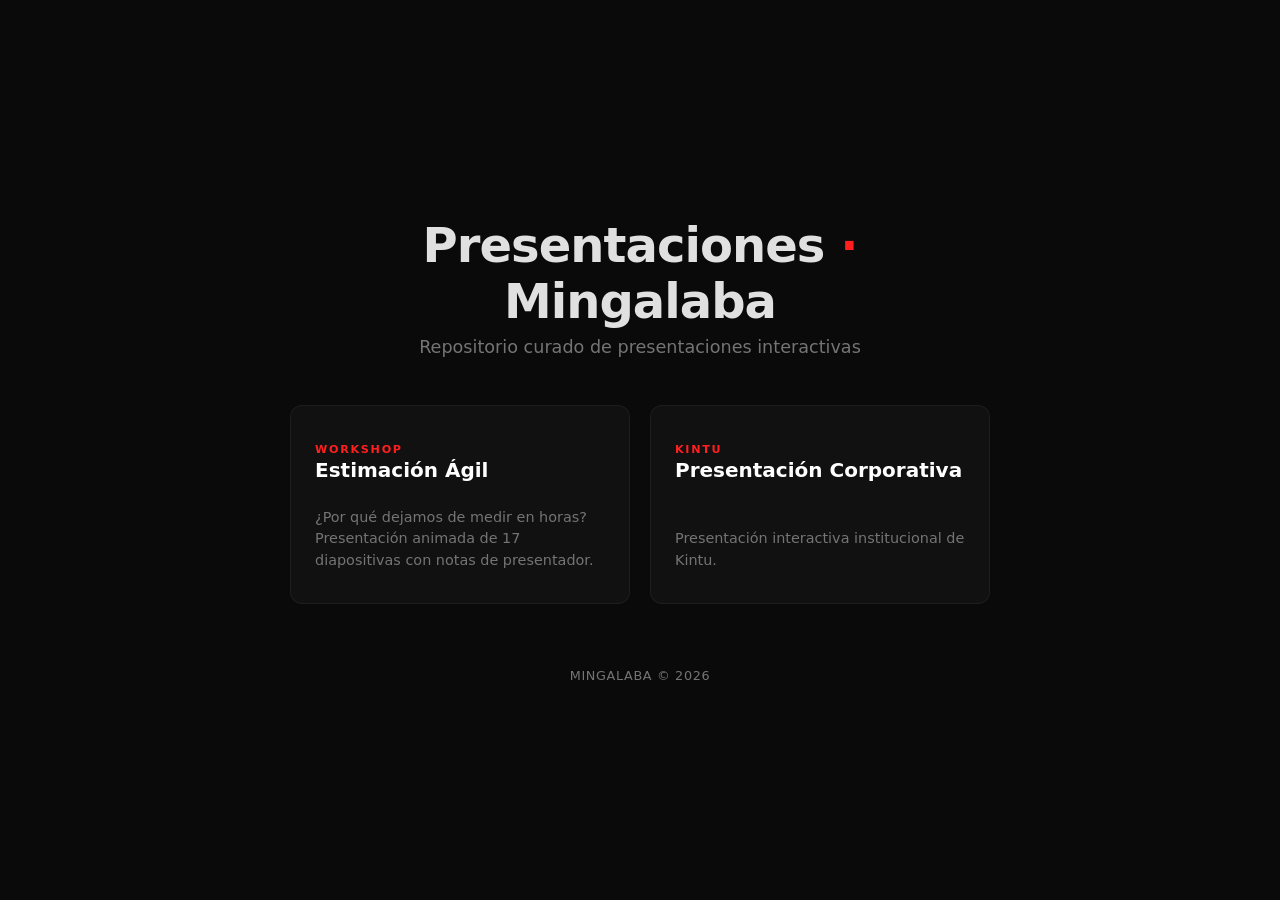
<file: index.html>
<!DOCTYPE html>
<html lang="es">
<head>
  <meta charset="UTF-8">
  <meta name="viewport" content="width=device-width, initial-scale=1.0">
  <title>Presentaciones · Mingalaba</title>
  <style>
    :root {
      --bg: #0a0a0a;
      --card-bg: #111111;
      --card-hover: #161616;
      --accent: #ff1f1f;
      --text: #e0e0e0;
      --text-secondary: #747474;
      --border: rgba(255, 255, 255, 0.05);
      --border-hover: rgba(255, 31, 31, 0.2);
    }
    
    *, *::before, *::after {
      margin: 0;
      padding: 0;
      box-sizing: border-box;
    }

    body {
      background-color: var(--bg);
      color: var(--text);
      font-family: 'Aptos', system-ui, -apple-system, sans-serif;
      min-height: 100vh;
      display: flex;
      flex-direction: column;
      justify-content: center;
      align-items: center;
      padding: 24px;
    }

    .container {
      width: 100%;
      max-width: 700px;
      text-align: center;
    }

    h1 {
      font-size: clamp(2rem, 4vw, 3rem);
      font-weight: 700;
      letter-spacing: -0.02em;
      margin-bottom: 8px;
    }

    h1 span {
      color: var(--accent);
    }

    .subtitle {
      color: var(--text-secondary);
      font-size: 1.1rem;
      margin-bottom: 48px;
    }

    .grid {
      display: grid;
      grid-template-columns: 1fr;
      gap: 20px;
    }

    @media (min-width: 600px) {
      .grid {
        grid-template-columns: 1fr 1fr;
      }
    }

    .card {
      background: var(--card-bg);
      border: 1px solid var(--border);
      border-radius: 12px;
      padding: 32px 24px;
      text-decoration: none;
      color: inherit;
      text-align: left;
      display: flex;
      flex-direction: column;
      justify-content: space-between;
      transition: all 300ms cubic-bezier(0.16, 1, 0.3, 1);
    }

    .card:hover {
      background: var(--card-hover);
      border-color: var(--border-hover);
      transform: translateY(-4px);
    }

    .card-label {
      font-size: 0.7rem;
      text-transform: uppercase;
      letter-spacing: 0.15em;
      color: var(--accent);
      margin-bottom: 12px;
      font-weight: 600;
    }

    .card-title {
      font-size: 1.25rem;
      font-weight: 600;
      color: #fff;
      margin-bottom: 8px;
      line-height: 1.3;
    }

    .card-desc {
      font-size: 0.9rem;
      color: var(--text-secondary);
      line-height: 1.5;
    }

    .footer {
      margin-top: 64px;
      font-size: 0.8rem;
      color: var(--text-secondary);
      letter-spacing: 0.05em;
    }
  </style>
</head>
<body>

  <div class="container">
    <h1>Presentaciones <span>·</span> Mingalaba</h1>
    <p class="subtitle">Repositorio curado de presentaciones interactivas</p>

    <div class="grid">
      <!-- Card 1 -->
      <a href="Workshop-estimacion-andina/" class="card">
        <div>
          <span class="card-label">Workshop</span>
          <h2 class="card-title">Estimación Ágil</h2>
        </div>
        <p class="card-desc" style="margin-top: 16px;">¿Por qué dejamos de medir en horas? Presentación animada de 17 diapositivas con notas de presentador.</p>
      </a>

      <!-- Card 2 -->
      <a href="kintu-presentacion.html" class="card">
        <div>
          <span class="card-label">Kintu</span>
          <h2 class="card-title">Presentación Corporativa</h2>
        </div>
        <p class="card-desc" style="margin-top: 16px;">Presentación interactiva institucional de Kintu.</p>
      </a>
    </div>

    <div class="footer">
      MINGALABA &copy; 2026
    </div>
  </div>

</body>
</html>
</file>
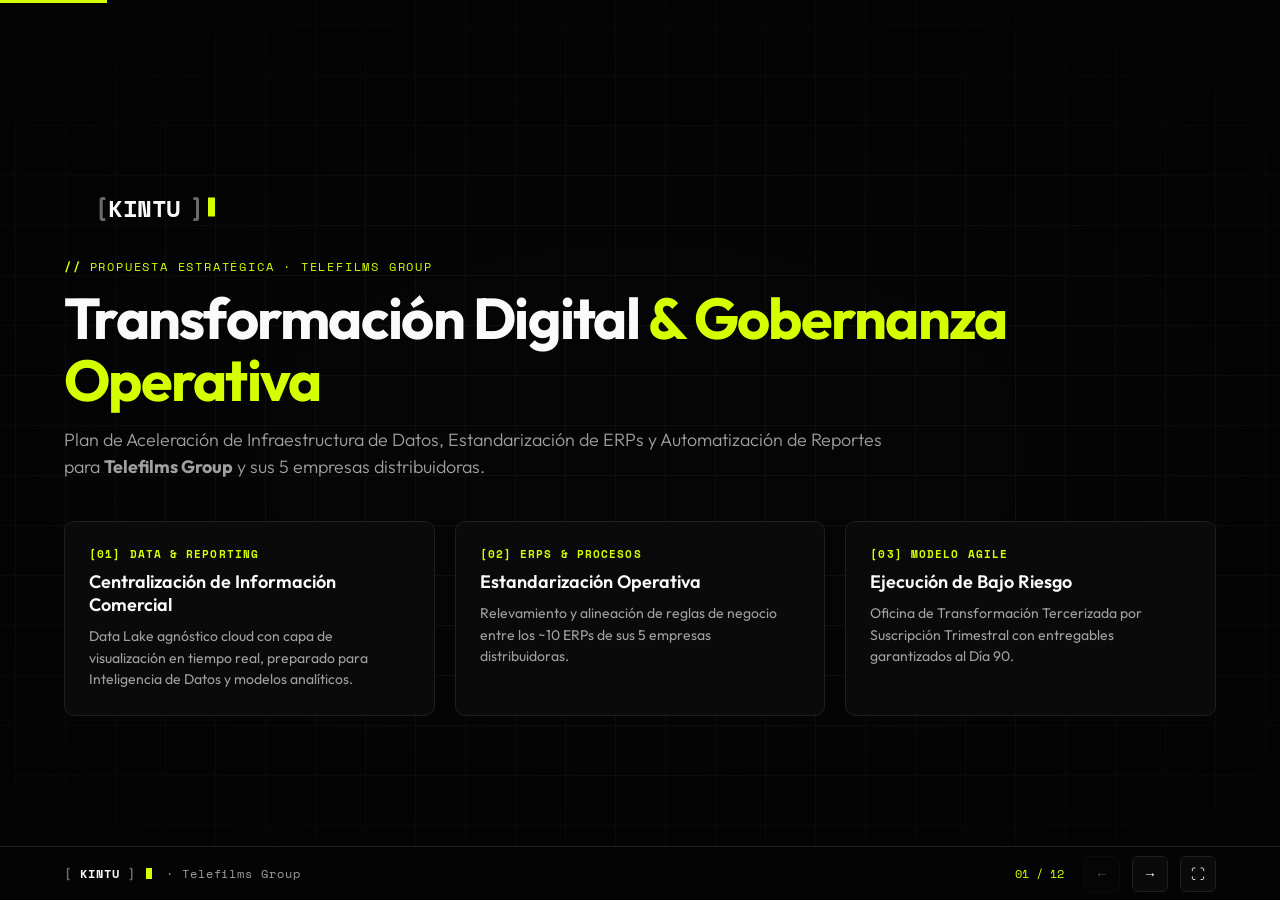
<file: Kintu-telefilms/index.html>
<!DOCTYPE html>
<html lang="es">

<head>
  <meta charset="UTF-8">
  <meta name="viewport" content="width=device-width, initial-scale=1.0">
  <title>Kintu Labs — Telefilms Group · Propuesta Comercial & Estratégica (TTO)</title>
  <link rel="preconnect" href="https://fonts.googleapis.com">
  <link rel="preconnect" href="https://fonts.gstatic.com" crossorigin>
  <link
    href="https://fonts.googleapis.com/css2?family=Outfit:wght@300;400;500;600;700;800&family=Space+Mono:wght@400;700&display=swap"
    rel="stylesheet">
  <style>
    /* ═══════════════════════════════════════════════════
   DESIGN SYSTEM — KINTU LABORATORY (VOID & OPTICAL)
   ═══════════════════════════════════════════════════ */

    :root {
      --void: #050505;
      --void-elevated: #0A0A0A;
      --void-surface: #111111;
      --void-border: #1F1F1F;
      --optical: #FAFAFA;
      --optical-muted: #A0A0A0;
      --optical-dim: #6B6B6B;
      --grid-line: #161616;
      --grid-line-bright: #252525;

      --accent: #D4FF00;
      /* Neon Lime */
      --accent-dim: rgba(212, 255, 0, 0.12);
      --accent-glow: rgba(212, 255, 0, 0.06);

      --accent-blue: #4A90E2;
      --accent-blue-dim: rgba(74, 144, 226, 0.12);
      --accent-emerald: #00E676;
      --accent-emerald-dim: rgba(0, 230, 118, 0.12);
      --accent-purple: #A060FF;
      --accent-purple-dim: rgba(160, 96, 255, 0.12);
      --accent-amber: #FFB300;
      --accent-amber-dim: rgba(255, 179, 0, 0.12);
      --accent-rose: #FF5252;
      --accent-rose-dim: rgba(255, 82, 82, 0.12);

      --font-display: 'Outfit', -apple-system, BlinkMacSystemFont, sans-serif;
      --font-mono: 'Space Mono', monospace;

      --slide-padding: clamp(24px, 5vw, 72px);
      --slide-padding-y: clamp(24px, 4vh, 56px);
    }

    *,
    *::before,
    *::after {
      margin: 0;
      padding: 0;
      box-sizing: border-box;
    }

    ::selection {
      background: var(--accent);
      color: var(--void);
    }

    html,
    body {
      width: 100%;
      height: 100%;
      overflow: hidden;
      background: var(--void);
      color: var(--optical);
      font-family: var(--font-display);
      -webkit-font-smoothing: antialiased;
    }

    /* ═══════════════════════════════════════════════════
   MODE: DOCUMENT SCROLL (toggled via .mode-document)
   ═══════════════════════════════════════════════════ */

    html.mode-document,
    html.mode-document body {
      overflow-y: auto;
      overflow-x: hidden;
      height: auto;
    }

    html.mode-document .deck {
      display: none;
    }

    html.mode-document .nav-bar {
      display: none;
    }

    html.mode-document .progress-bar-top {
      display: none;
    }

    html.mode-document #proposalDocument {
      display: block;
    }

    html.mode-document .tech-grid {
      opacity: 0.3;
    }

    /* ═══════════════════════════════════════════════════
   DECK & SLIDE ENGINE
   ═══════════════════════════════════════════════════ */

    .deck {
      width: 100%;
      height: 100%;
      position: relative;
      z-index: 1;
    }

    .slide {
      position: absolute;
      inset: 0;
      display: flex;
      flex-direction: column;
      justify-content: center;
      padding: var(--slide-padding-y) var(--slide-padding);
      opacity: 0;
      pointer-events: none;
      transition: opacity 0.45s cubic-bezier(0.22, 1, 0.36, 1);
      overflow-y: auto;
      overflow-x: hidden;
      -webkit-overflow-scrolling: touch;
    }

    .slide.active {
      opacity: 1;
      pointer-events: all;
    }

    .slide.active .reveal {
      animation: revealUp 0.55s cubic-bezier(0.22, 1, 0.36, 1) both;
    }

    @keyframes revealUp {
      from {
        opacity: 0;
        transform: translateY(20px);
      }

      to {
        opacity: 1;
        transform: translateY(0);
      }
    }

    .reveal {
      opacity: 0;
    }

    .reveal:nth-child(1) {
      animation-delay: 0.06s;
    }

    .reveal:nth-child(2) {
      animation-delay: 0.12s;
    }

    .reveal:nth-child(3) {
      animation-delay: 0.18s;
    }

    .reveal:nth-child(4) {
      animation-delay: 0.24s;
    }

    .reveal:nth-child(5) {
      animation-delay: 0.30s;
    }

    .reveal:nth-child(6) {
      animation-delay: 0.36s;
    }

    .reveal:nth-child(7) {
      animation-delay: 0.42s;
    }

    /* ═══════════════════════════════════════════════════
   BACKGROUND GRID
   ═══════════════════════════════════════════════════ */

    .tech-grid {
      position: fixed;
      inset: 0;
      z-index: 0;
      pointer-events: none;
      background-image:
        linear-gradient(to right, var(--grid-line) 1px, transparent 1px),
        linear-gradient(to bottom, var(--grid-line) 1px, transparent 1px);
      background-size: 50px 50px;
      background-position: center center;
      opacity: 0.65;
      transition: opacity 0.5s ease;
    }

    .tech-grid::after {
      content: '';
      position: absolute;
      inset: 0;
      background: radial-gradient(ellipse 85% 65% at 50% 50%, transparent 35%, var(--void) 100%);
    }

    /* ═══════════════════════════════════════════════════
   TYPOGRAPHY & TAGS
   ═══════════════════════════════════════════════════ */

    .tag {
      font-family: var(--font-mono);
      font-size: clamp(10px, 1vw, 12px);
      letter-spacing: 0.15em;
      text-transform: uppercase;
      color: var(--accent);
      margin-bottom: 12px;
      display: flex;
      align-items: center;
      gap: 8px;
    }

    .tag::before {
      content: '//';
      font-weight: 700;
      color: var(--accent);
    }

    h1 {
      font-size: clamp(28px, 4.5vw, 64px);
      font-weight: 700;
      line-height: 1.08;
      letter-spacing: -0.03em;
      color: var(--optical);
      margin-bottom: 16px;
    }

    h2 {
      font-size: clamp(22px, 3vw, 42px);
      font-weight: 700;
      line-height: 1.12;
      letter-spacing: -0.025em;
      color: var(--optical);
      margin-bottom: 14px;
    }

    h1 .em,
    h2 .em,
    h3 .em {
      color: var(--accent);
    }

    .subtitle {
      font-size: clamp(14px, 1.4vw, 20px);
      color: var(--optical-muted);
      font-weight: 300;
      line-height: 1.5;
      max-width: 840px;
      margin-bottom: 24px;
    }

    /* ═══════════════════════════════════════════════════
   CARDS & GRIDS
   ═══════════════════════════════════════════════════ */

    .grid-2 {
      display: grid;
      grid-template-columns: repeat(2, 1fr);
      gap: 20px;
      margin-top: 16px;
    }

    .grid-3 {
      display: grid;
      grid-template-columns: repeat(3, 1fr);
      gap: 20px;
      margin-top: 16px;
    }

    .grid-4 {
      display: grid;
      grid-template-columns: repeat(4, 1fr);
      gap: 16px;
      margin-top: 16px;
    }

    .card {
      background: var(--void-elevated);
      border: 1px solid var(--void-border);
      border-radius: 10px;
      padding: 24px;
      position: relative;
      overflow: hidden;
      transition: border-color 0.3s ease, transform 0.3s ease;
    }

    .card:hover {
      border-color: var(--grid-line-bright);
      transform: translateY(-2px);
    }

    .card-accent {
      border-color: rgba(212, 255, 0, 0.3);
      background: linear-gradient(145deg, var(--void-elevated), rgba(212, 255, 0, 0.03));
    }

    .card-header-badge {
      font-family: var(--font-mono);
      font-size: 11px;
      font-weight: 700;
      letter-spacing: 0.1em;
      color: var(--accent);
      margin-bottom: 8px;
      text-transform: uppercase;
    }

    .card-title {
      font-size: 18px;
      font-weight: 600;
      color: var(--optical);
      margin-bottom: 10px;
      display: flex;
      align-items: center;
      gap: 8px;
    }

    .card-body {
      font-size: 14px;
      color: var(--optical-muted);
      line-height: 1.55;
    }

    /* ═══════════════════════════════════════════════════
   TRIAD & TEAM BADGES
   ═══════════════════════════════════════════════════ */

    .triad-badge {
      display: inline-flex;
      align-items: center;
      padding: 4px 10px;
      border-radius: 4px;
      font-family: var(--font-mono);
      font-size: 11px;
      font-weight: 700;
      letter-spacing: 0.08em;
      text-transform: uppercase;
      margin-bottom: 12px;
    }

    .badge-cerebro {
      background: var(--accent-purple-dim);
      color: #C490FF;
      border: 1px solid rgba(160, 96, 255, 0.3);
    }

    .badge-alma {
      background: var(--accent-emerald-dim);
      color: #00E676;
      border: 1px solid rgba(0, 230, 118, 0.3);
    }

    .badge-musculo {
      background: var(--accent-blue-dim);
      color: #64B5F6;
      border: 1px solid rgba(74, 144, 226, 0.3);
    }

    /* ═══════════════════════════════════════════════════
   ROADMAP & TIMELINE STYLES
   ═══════════════════════════════════════════════════ */

    .timeline {
      display: grid;
      grid-template-columns: repeat(3, 1fr);
      gap: 16px;
      margin-top: 20px;
    }

    .step-card {
      background: var(--void-surface);
      border: 1px solid var(--void-border);
      border-radius: 8px;
      padding: 20px;
      position: relative;
    }

    .step-num {
      font-family: var(--font-mono);
      font-size: 11px;
      color: var(--accent);
      margin-bottom: 8px;
      font-weight: 700;
      letter-spacing: 0.08em;
    }

    .step-title {
      font-size: 16px;
      font-weight: 600;
      color: var(--optical);
      margin-bottom: 8px;
    }

    .step-list {
      list-style: none;
      font-size: 13px;
      color: var(--optical-muted);
      line-height: 1.5;
    }

    .step-list li {
      margin-bottom: 6px;
      position: relative;
      padding-left: 14px;
    }

    .step-list li::before {
      content: '—';
      position: absolute;
      left: 0;
      color: var(--accent);
    }

    .gate-banner {
      background: linear-gradient(90deg, rgba(212, 255, 0, 0.08) 0%, rgba(212, 255, 0, 0.02) 100%);
      border: 1px dashed var(--accent);
      border-radius: 8px;
      padding: 16px 20px;
      margin-top: 16px;
      display: flex;
      align-items: center;
      justify-content: space-between;
    }

    .gate-title {
      font-size: 13px;
      font-weight: 700;
      color: var(--accent);
      font-family: var(--font-mono);
      letter-spacing: 0.08em;
    }

    .gate-desc {
      font-size: 13px;
      color: var(--optical-muted);
      line-height: 1.4;
    }

    /* ═══════════════════════════════════════════════════
   NAVIGATION BAR & BRANDING
   ═══════════════════════════════════════════════════ */

    .nav-bar {
      position: fixed;
      bottom: 0;
      inset-inline: 0;
      height: 54px;
      z-index: 100;
      background: rgba(5, 5, 5, 0.88);
      backdrop-filter: blur(14px);
      -webkit-backdrop-filter: blur(14px);
      border-top: 1px solid var(--void-border);
      display: flex;
      align-items: center;
      justify-content: space-between;
      padding: 0 var(--slide-padding);
    }

    .nav-brand {
      font-family: var(--font-mono);
      font-size: 12px;
      letter-spacing: 0.08em;
      color: var(--optical-muted);
      display: flex;
      align-items: center;
      gap: 8px;
    }

    .brand-cursor {
      display: inline-block;
      width: 6px;
      height: 11px;
      background: var(--accent);
      margin-left: 2px;
      animation: blink 1.2s infinite;
    }

    @keyframes blink {

      0%,
      100% {
        opacity: 1;
      }

      50% {
        opacity: 0.2;
      }
    }

    .nav-controls {
      display: flex;
      align-items: center;
      gap: 12px;
    }

    .nav-progress {
      font-family: var(--font-mono);
      font-size: 12px;
      color: var(--accent);
      margin-right: 8px;
    }

    .nav-btn {
      background: var(--void-elevated);
      border: 1px solid var(--void-border);
      color: var(--optical);
      width: 36px;
      height: 36px;
      border-radius: 6px;
      cursor: pointer;
      display: flex;
      align-items: center;
      justify-content: center;
      font-size: 14px;
      transition: all 0.2s ease;
    }

    .nav-btn:hover:not(:disabled) {
      background: var(--accent);
      color: var(--void);
      border-color: var(--accent);
    }

    .nav-btn:disabled {
      opacity: 0.3;
      cursor: not-allowed;
    }

    .progress-bar-top {
      position: fixed;
      top: 0;
      left: 0;
      height: 3px;
      background: var(--accent);
      width: 0%;
      z-index: 101;
      transition: width 0.3s ease;
    }

    /* ═══════════════════════════════════════════════════
   CTA BUTTON — TRANSITION TO PROPOSAL
   ═══════════════════════════════════════════════════ */

    .cta-proposal {
      display: inline-flex;
      align-items: center;
      gap: 10px;
      padding: 14px 28px;
      background: var(--accent);
      color: var(--void);
      font-family: var(--font-mono);
      font-size: 13px;
      font-weight: 700;
      letter-spacing: 0.06em;
      text-transform: uppercase;
      border: none;
      border-radius: 8px;
      cursor: pointer;
      transition: all 0.3s cubic-bezier(0.22, 1, 0.36, 1);
      margin-top: 12px;
      text-decoration: none;
    }

    .cta-proposal:hover {
      transform: translateY(-2px);
      box-shadow: 0 0 30px rgba(212, 255, 0, 0.25), 0 0 60px rgba(212, 255, 0, 0.1);
    }

    .cta-proposal .arrow {
      font-size: 18px;
      transition: transform 0.3s ease;
    }

    .cta-proposal:hover .arrow {
      transform: translateY(3px);
    }

    /* ═══════════════════════════════════════════════════
   DOCUMENT MODE — PROPOSAL STYLES
   ═══════════════════════════════════════════════════ */

    #proposalDocument {
      display: none;
      position: relative;
      z-index: 2;
    }

    .doc-container {
      max-width: 920px;
      margin: 0 auto;
      padding: 60px clamp(20px, 5vw, 48px) 100px;
    }

    /* Back to presentation button */
    .doc-back-btn {
      position: fixed;
      top: 20px;
      left: 20px;
      z-index: 200;
      display: inline-flex;
      align-items: center;
      gap: 8px;
      padding: 10px 18px;
      background: rgba(10, 10, 10, 0.85);
      backdrop-filter: blur(12px);
      border: 1px solid var(--void-border);
      border-radius: 8px;
      color: var(--optical-muted);
      font-family: var(--font-mono);
      font-size: 11px;
      letter-spacing: 0.06em;
      text-transform: uppercase;
      cursor: pointer;
      transition: all 0.25s ease;
      text-decoration: none;
    }

    .doc-back-btn:hover {
      border-color: var(--accent);
      color: var(--accent);
    }

    /* Document header — transition divider */
    .doc-header {
      text-align: center;
      padding: 80px 0 60px;
      border-bottom: 1px solid var(--void-border);
      margin-bottom: 60px;
      position: relative;
    }

    .doc-header::before {
      content: '';
      position: absolute;
      inset: 0;
      background: radial-gradient(ellipse 60% 100% at 50% 0%, rgba(212, 255, 0, 0.04), transparent 70%);
      pointer-events: none;
    }

    .doc-header .doc-label {
      font-family: var(--font-mono);
      font-size: 11px;
      letter-spacing: 0.2em;
      text-transform: uppercase;
      color: var(--accent);
      margin-bottom: 20px;
      display: block;
    }

    .doc-header h1 {
      font-size: clamp(28px, 4vw, 48px);
      margin-bottom: 16px;
    }

    .doc-header .doc-meta {
      font-size: 14px;
      color: var(--optical-dim);
      line-height: 1.8;
    }

    .doc-header .doc-meta strong {
      color: var(--optical-muted);
    }

    /* TOC — Table of Contents */
    .doc-toc {
      position: fixed;
      top: 80px;
      right: clamp(10px, 2vw, 30px);
      width: 220px;
      z-index: 150;
      max-height: calc(100vh - 120px);
      overflow-y: auto;
      padding: 16px;
      background: rgba(10, 10, 10, 0.75);
      backdrop-filter: blur(14px);
      border: 1px solid var(--void-border);
      border-radius: 10px;
      scrollbar-width: thin;
      scrollbar-color: var(--void-border) transparent;
    }

    .doc-toc-title {
      font-family: var(--font-mono);
      font-size: 10px;
      letter-spacing: 0.15em;
      text-transform: uppercase;
      color: var(--accent);
      margin-bottom: 12px;
      padding-bottom: 8px;
      border-bottom: 1px solid var(--void-border);
    }

    .doc-toc a {
      display: block;
      padding: 5px 0;
      font-size: 12px;
      color: var(--optical-dim);
      text-decoration: none;
      transition: color 0.2s ease;
      line-height: 1.4;
    }

    .doc-toc a:hover,
    .doc-toc a.active {
      color: var(--accent);
    }

    .doc-toc a.active {
      font-weight: 600;
    }

    /* Section styling */
    .doc-section {
      margin-bottom: 56px;
      padding-bottom: 48px;
      border-bottom: 1px solid var(--void-border);
      scroll-margin-top: 40px;
    }

    .doc-section:last-child {
      border-bottom: none;
    }

    .doc-section-num {
      font-family: var(--font-mono);
      font-size: 11px;
      letter-spacing: 0.15em;
      text-transform: uppercase;
      color: var(--accent);
      margin-bottom: 10px;
      display: block;
    }

    .doc-section h2 {
      font-size: clamp(22px, 3vw, 32px);
      margin-bottom: 20px;
    }

    .doc-section h3 {
      font-size: 20px;
      font-weight: 600;
      color: var(--optical);
      margin-bottom: 14px;
      margin-top: 28px;
    }

    .doc-section h4 {
      font-size: 16px;
      font-weight: 600;
      color: var(--accent);
      margin-bottom: 10px;
      margin-top: 20px;
      font-family: var(--font-mono);
      letter-spacing: 0.03em;
    }

    .doc-text {
      font-size: 15px;
      color: var(--optical-muted);
      line-height: 1.75;
      margin-bottom: 16px;
    }

    .doc-text strong {
      color: var(--optical);
      font-weight: 600;
    }

    .doc-text em {
      color: var(--accent);
      font-style: italic;
    }

    /* Document lists */
    .doc-list {
      list-style: none;
      padding: 0;
      margin: 16px 0;
    }

    .doc-list li {
      position: relative;
      padding-left: 20px;
      margin-bottom: 10px;
      font-size: 15px;
      color: var(--optical-muted);
      line-height: 1.65;
    }

    .doc-list li::before {
      content: '—';
      position: absolute;
      left: 0;
      color: var(--accent);
      font-weight: 700;
    }

    .doc-list li strong {
      color: var(--optical);
    }

    /* Numbered list */
    .doc-list-numbered {
      list-style: none;
      padding: 0;
      margin: 16px 0;
      counter-reset: doc-counter;
    }

    .doc-list-numbered li {
      position: relative;
      padding-left: 32px;
      margin-bottom: 14px;
      font-size: 15px;
      color: var(--optical-muted);
      line-height: 1.65;
      counter-increment: doc-counter;
    }

    .doc-list-numbered li::before {
      content: counter(doc-counter) '.';
      position: absolute;
      left: 0;
      color: var(--accent);
      font-family: var(--font-mono);
      font-weight: 700;
      font-size: 14px;
    }

    .doc-list-numbered li strong {
      color: var(--optical);
    }

    /* Document tables */
    .doc-table-wrap {
      overflow-x: auto;
      margin: 20px 0;
      border-radius: 10px;
      border: 1px solid var(--void-border);
    }

    .doc-table {
      width: 100%;
      border-collapse: collapse;
      font-size: 14px;
    }

    .doc-table thead {
      background: var(--void-surface);
    }

    .doc-table th {
      padding: 14px 18px;
      text-align: left;
      font-family: var(--font-mono);
      font-size: 11px;
      font-weight: 700;
      letter-spacing: 0.1em;
      text-transform: uppercase;
      color: var(--accent);
      border-bottom: 1px solid var(--void-border);
    }

    .doc-table td {
      padding: 14px 18px;
      color: var(--optical-muted);
      line-height: 1.5;
      border-bottom: 1px solid var(--void-border);
      vertical-align: top;
    }

    .doc-table tr:last-child td {
      border-bottom: none;
    }

    .doc-table td strong {
      color: var(--optical);
    }

    .doc-table tr:hover td {
      background: rgba(212, 255, 0, 0.02);
    }

    /* Highlight box */
    .doc-highlight {
      background: linear-gradient(135deg, rgba(212, 255, 0, 0.06), rgba(212, 255, 0, 0.02));
      border: 1px solid rgba(212, 255, 0, 0.2);
      border-radius: 10px;
      padding: 24px;
      margin: 24px 0;
    }

    .doc-highlight-amber {
      background: linear-gradient(135deg, rgba(255, 179, 0, 0.06), rgba(255, 179, 0, 0.02));
      border-color: rgba(255, 179, 0, 0.2);
    }

    .doc-highlight-blue {
      background: linear-gradient(135deg, rgba(74, 144, 226, 0.06), rgba(74, 144, 226, 0.02));
      border-color: rgba(74, 144, 226, 0.2);
    }

    .doc-highlight-title {
      font-family: var(--font-mono);
      font-size: 12px;
      font-weight: 700;
      letter-spacing: 0.08em;
      text-transform: uppercase;
      color: var(--accent);
      margin-bottom: 10px;
    }

    .doc-highlight-amber .doc-highlight-title {
      color: var(--accent-amber);
    }

    .doc-highlight-blue .doc-highlight-title {
      color: var(--accent-blue);
    }

    /* FAQ Accordion */
    .faq-item {
      border: 1px solid var(--void-border);
      border-radius: 10px;
      margin-bottom: 12px;
      overflow: hidden;
      transition: border-color 0.3s ease;
    }

    .faq-item:hover {
      border-color: var(--grid-line-bright);
    }

    .faq-question {
      display: flex;
      align-items: center;
      justify-content: space-between;
      width: 100%;
      padding: 18px 22px;
      background: var(--void-elevated);
      border: none;
      color: var(--optical);
      font-family: var(--font-display);
      font-size: 15px;
      font-weight: 600;
      text-align: left;
      cursor: pointer;
      transition: background 0.2s ease;
      gap: 16px;
    }

    .faq-question:hover {
      background: var(--void-surface);
    }

    .faq-question .faq-icon {
      font-size: 18px;
      color: var(--accent);
      transition: transform 0.3s ease;
      flex-shrink: 0;
    }

    .faq-item.open .faq-question .faq-icon {
      transform: rotate(45deg);
    }

    .faq-answer {
      max-height: 0;
      overflow: hidden;
      transition: max-height 0.4s cubic-bezier(0.22, 1, 0.36, 1);
    }

    .faq-item.open .faq-answer {
      max-height: 600px;
    }

    .faq-answer-inner {
      padding: 0 22px 22px;
      font-size: 14px;
      color: var(--optical-muted);
      line-height: 1.7;
    }

    /* Signature block */
    .doc-signature {
      display: grid;
      grid-template-columns: 1fr 1fr;
      gap: 32px;
      margin-top: 40px;
    }

    .doc-signature-block {
      background: var(--void-elevated);
      border: 1px solid var(--void-border);
      border-radius: 10px;
      padding: 28px;
    }

    .doc-signature-block h4 {
      font-size: 14px;
      font-weight: 700;
      color: var(--optical);
      margin-bottom: 20px;
      font-family: var(--font-display);
      letter-spacing: 0;
    }

    .sig-line {
      border-bottom: 1px dashed var(--void-border);
      padding: 10px 0 2px;
      margin-bottom: 6px;
      font-size: 14px;
      color: var(--optical-muted);
      min-height: 38px;
    }

    .sig-line .sig-label {
      font-size: 11px;
      font-family: var(--font-mono);
      color: var(--optical-dim);
      letter-spacing: 0.06em;
      text-transform: uppercase;
    }

    .sig-line .sig-value {
      font-weight: 500;
      color: var(--optical);
    }

    /* Document footer */
    .doc-footer {
      text-align: center;
      padding: 48px 0 24px;
      margin-top: 40px;
      border-top: 1px solid var(--void-border);
    }

    .doc-footer .doc-confidential {
      font-family: var(--font-mono);
      font-size: 11px;
      letter-spacing: 0.12em;
      text-transform: uppercase;
      color: var(--optical-dim);
    }

    /* Option cards */
    .option-cards {
      display: grid;
      grid-template-columns: 1fr 1fr;
      gap: 20px;
      margin: 20px 0;
    }

    .option-card {
      background: var(--void-elevated);
      border: 1px solid var(--void-border);
      border-radius: 10px;
      padding: 24px;
      transition: border-color 0.3s ease;
    }

    .option-card:hover {
      border-color: var(--grid-line-bright);
    }

    .option-card-label {
      font-family: var(--font-mono);
      font-size: 12px;
      font-weight: 700;
      letter-spacing: 0.1em;
      text-transform: uppercase;
      color: var(--accent);
      margin-bottom: 10px;
    }

    .option-card-title {
      font-size: 17px;
      font-weight: 600;
      color: var(--optical);
      margin-bottom: 8px;
    }

    .option-card-desc {
      font-size: 14px;
      color: var(--optical-muted);
      line-height: 1.55;
    }

    /* Steps grid in document */
    .doc-steps {
      display: grid;
      grid-template-columns: repeat(2, 1fr);
      gap: 16px;
      margin: 20px 0;
    }

    .doc-step {
      background: var(--void-surface);
      border: 1px solid var(--void-border);
      border-radius: 10px;
      padding: 22px;
    }

    .doc-step-num {
      font-family: var(--font-mono);
      font-size: 11px;
      color: var(--accent);
      font-weight: 700;
      letter-spacing: 0.08em;
      margin-bottom: 8px;
    }

    .doc-step-title {
      font-size: 16px;
      font-weight: 600;
      color: var(--optical);
      margin-bottom: 8px;
    }

    .doc-step-desc {
      font-size: 14px;
      color: var(--optical-muted);
      line-height: 1.55;
    }

    /* Commitment columns */
    .commitment-cols {
      display: grid;
      grid-template-columns: 1fr 1fr;
      gap: 24px;
      margin: 20px 0;
    }

    .commitment-col {
      background: var(--void-elevated);
      border: 1px solid var(--void-border);
      border-radius: 10px;
      padding: 24px;
    }

    .commitment-col h4 {
      margin-top: 0;
    }

    /* Part divider between strategic & commercial sections */
    .doc-part-divider {
      text-align: center;
      padding: 48px 0;
      margin: 48px 0;
      position: relative;
      border-top: 1px solid var(--void-border);
      border-bottom: 1px solid var(--void-border);
    }

    .doc-part-divider::before {
      content: '';
      position: absolute;
      inset: 0;
      background: radial-gradient(ellipse 60% 100% at 50% 50%, rgba(212, 255, 0, 0.03), transparent 70%);
      pointer-events: none;
    }

    .doc-part-divider .part-label {
      font-family: var(--font-mono);
      font-size: 11px;
      letter-spacing: 0.2em;
      text-transform: uppercase;
      color: var(--accent);
      margin-bottom: 8px;
      display: block;
    }

    .doc-part-divider .part-title {
      font-size: clamp(20px, 2.5vw, 28px);
      font-weight: 700;
      color: var(--optical);
    }

    /* TOC group headers */
    .doc-toc-group {
      font-family: var(--font-mono);
      font-size: 9px;
      letter-spacing: 0.15em;
      text-transform: uppercase;
      color: var(--optical-dim);
      margin-top: 14px;
      margin-bottom: 6px;
      padding-top: 10px;
      border-top: 1px solid var(--void-border);
      display: block;
    }

    .doc-toc-group:first-of-type {
      margin-top: 0;
      padding-top: 0;
      border-top: none;
    }

    /* Value proposition row */
    .value-row {
      display: grid;
      grid-template-columns: repeat(3, 1fr);
      gap: 16px;
      margin: 20px 0;
    }

    .value-card {
      background: var(--void-elevated);
      border: 1px solid var(--void-border);
      border-radius: 10px;
      padding: 22px;
      border-top: 3px solid var(--accent);
      transition: border-color 0.3s ease;
    }

    .value-card:hover {
      border-color: var(--grid-line-bright);
      border-top-color: var(--accent);
    }

    .value-card-title {
      font-size: 16px;
      font-weight: 600;
      color: var(--optical);
      margin-bottom: 8px;
    }

    .value-card-desc {
      font-size: 14px;
      color: var(--optical-muted);
      line-height: 1.55;
    }

    /* Triad cards in document mode */
    .doc-triad-grid {
      display: grid;
      grid-template-columns: repeat(3, 1fr);
      gap: 16px;
      margin: 20px 0;
    }

    .doc-triad-card {
      background: var(--void-elevated);
      border: 1px solid var(--void-border);
      border-radius: 10px;
      padding: 22px;
    }

    .doc-triad-card .triad-badge {
      margin-bottom: 10px;
    }

    .doc-triad-card-title {
      font-size: 16px;
      font-weight: 600;
      color: var(--optical);
      margin-bottom: 8px;
    }

    .doc-triad-card-roles {
      font-family: var(--font-mono);
      font-size: 11px;
      color: var(--accent);
      margin-bottom: 10px;
      letter-spacing: 0.04em;
    }

    .doc-triad-card-desc {
      font-size: 14px;
      color: var(--optical-muted);
      line-height: 1.55;
    }

    /* Differentiator comparison table */
    .diff-comparison {
      display: grid;
      grid-template-columns: repeat(3, 1fr);
      gap: 16px;
      margin: 20px 0;
    }

    .diff-col {
      background: var(--void-elevated);
      border: 1px solid var(--void-border);
      border-radius: 10px;
      padding: 22px;
    }

    .diff-col.diff-kintu {
      border-color: rgba(212, 255, 0, 0.3);
      background: linear-gradient(145deg, var(--void-elevated), rgba(212, 255, 0, 0.03));
    }

    .diff-col-label {
      font-family: var(--font-mono);
      font-size: 11px;
      font-weight: 700;
      letter-spacing: 0.08em;
      text-transform: uppercase;
      margin-bottom: 12px;
    }

    .diff-col-label.dim {
      color: var(--optical-dim);
    }

    .diff-col-label.accent {
      color: var(--accent);
    }

    /* Responsive additions for new components */
    @media (max-width: 992px) {
      .value-row {
        grid-template-columns: 1fr;
      }

      .doc-triad-grid {
        grid-template-columns: 1fr;
      }

      .diff-comparison {
        grid-template-columns: 1fr;
      }
    }

    /* ═══════════════════════════════════════════════════
   RESPONSIVE DESIGN
   ═══════════════════════════════════════════════════ */

    @media (max-width: 992px) {
      :root {
        --slide-padding: clamp(16px, 4vw, 36px);
        --slide-padding-y: clamp(20px, 3vh, 40px);
      }

      .grid-4 {
        grid-template-columns: repeat(2, 1fr);
        gap: 14px;
      }

      .grid-3 {
        grid-template-columns: repeat(2, 1fr);
        gap: 14px;
      }

      .grid-2 {
        grid-template-columns: repeat(2, 1fr);
        gap: 14px;
      }

      .timeline {
        grid-template-columns: repeat(2, 1fr);
        gap: 14px;
      }

      .doc-toc {
        display: none;
      }

      .doc-signature {
        grid-template-columns: 1fr;
      }

      .option-cards {
        grid-template-columns: 1fr;
      }

      .doc-steps {
        grid-template-columns: 1fr;
      }

      .commitment-cols {
        grid-template-columns: 1fr;
      }
    }

    @media (max-width: 640px) {
      :root {
        --slide-padding: 16px;
        --slide-padding-y: 20px;
      }

      .slide {
        padding-bottom: 84px;
        justify-content: flex-start;
        padding-top: 24px;
      }

      h1 {
        font-size: clamp(24px, 6.5vw, 34px);
        margin-bottom: 12px;
      }

      h2 {
        font-size: clamp(20px, 5.5vw, 26px);
        margin-bottom: 10px;
      }

      .subtitle {
        font-size: 14px;
        line-height: 1.45;
        margin-bottom: 16px;
      }

      .grid-4,
      .grid-3,
      .grid-2,
      .timeline {
        grid-template-columns: 1fr;
        gap: 12px;
        margin-top: 12px;
      }

      .card {
        padding: 16px;
        border-radius: 8px;
      }

      .card-title {
        font-size: 16px;
      }

      .card-body {
        font-size: 13px;
        line-height: 1.5;
      }

      .gate-banner {
        flex-direction: column;
        align-items: flex-start;
        gap: 8px;
        padding: 14px;
      }

      .nav-bar {
        height: 56px;
        padding: 0 16px;
      }

      .nav-brand {
        font-size: 11px;
      }

      .nav-btn {
        width: 38px;
        height: 38px;
        font-size: 16px;
      }

      .doc-container {
        padding: 40px 16px 80px;
      }

      .doc-header {
        padding: 60px 0 40px;
      }
    }
  </style>
</head>

<body>

  <div class="progress-bar-top" id="progressBar"></div>
  <div class="tech-grid"></div>

  <div class="deck">

    <!-- ═══════════════════════════════════════════════════
       SLIDE 1: PORTADA EJECUTIVA CON LOGO KINTU OFICIAL
       ═══════════════════════════════════════════════════ -->
    <div class="slide active">
      <div class="reveal" style="margin-bottom: 20px;">
        <svg width="220" height="50" viewBox="0 0 350 100" fill="none" xmlns="http://www.w3.org/2000/svg">
          <g transform="translate(15, 65)" font-family="'Space Mono', monospace" font-weight="bold">
            <text fill="#6B6B6B" font-size="48" letter-spacing="-2">[</text>
            <text fill="#FAFAFA" font-size="48" x="28" letter-spacing="-1">KINTU</text>
            <text fill="#6B6B6B" font-size="48" x="192" letter-spacing="-2">]</text>
            <rect x="228" y="-38" width="14" height="38" fill="#D4FF00" />
          </g>
        </svg>
      </div>

      <div class="tag reveal">PROPUESTA ESTRATÉGICA · TELEFILMS GROUP</div>
      <h1 class="reveal">Transformación Digital <span class="em">& Gobernanza Operativa</span></h1>
      <p class="subtitle reveal">
        Plan de Aceleración de Infraestructura de Datos, Estandarización de ERPs y Automatización de Reportes para
        <strong>Telefilms Group</strong> y sus 5 empresas distribuidoras.
      </p>

      <div class="grid-3 reveal">
        <div class="card">
          <div class="card-header-badge">[01] DATA & REPORTING</div>
          <div class="card-title">Centralización de Información Comercial</div>
          <div class="card-body">Data Lake agnóstico cloud con capa de visualización en tiempo real, preparado para
            Inteligencia de Datos y modelos analíticos.</div>
        </div>
        <div class="card">
          <div class="card-header-badge">[02] ERPs & PROCESOS</div>
          <div class="card-title">Estandarización Operativa</div>
          <div class="card-body">Relevamiento y alineación de reglas de negocio entre los ~10 ERPs de sus 5 empresas
            distribuidoras.</div>
        </div>
        <div class="card">
          <div class="card-header-badge">[03] MODELO AGILE</div>
          <div class="card-title">Ejecución de Bajo Riesgo</div>
          <div class="card-body">Oficina de Transformación Tercerizada por Suscripción Trimestral con entregables
            garantizados al Día 90.</div>
        </div>
      </div>
    </div>

    <!-- ═══════════════════════════════════════════════════
       SLIDE 2: DIAGNÓSTICO OPERATIVO & PAIN POINTS
       ═══════════════════════════════════════════════════ -->
    <div class="slide">
      <div class="tag reveal">DIAGNÓSTICO OPERATIVO · TELEFILMS GROUP</div>
      <h2 class="reveal">El Desafío Operativo: <span class="em">Crecimiento vs. Fragmentación</span></h2>
      <p class="subtitle reveal">
        Telefilms domina la industria del entretenimiento en la región, pero la gestión de información opera bajo islas
        heterogéneas de software y procesos manuales.
      </p>

      <div class="grid-2 reveal">
        <div class="card">
          <div class="card-header-badge">[01] FRICCIÓN EN DATOS & GESTIÓN FINANCIERA</div>
          <div class="card-title">Sistemas Desconectados & Reportes Manuales</div>
          <div class="card-body">
            <ul style="list-style: none; line-height: 1.8;">
              <li>— <strong>Fragmentación de Software:</strong> ~10 ERPs desconectados (SAP B1, Oppen, Softland, Memory,
                Panda, Sage).</li>
              <li>— <strong>Trabajo Manual Repetitivo:</strong> Horas semanales invertidas por equipos regionales
                consolidando datos en hojas de cálculo.</li>
              <li>— <strong>Atomización de Información Comercial Multicanal:</strong> Dificultad para consolidar en
                tiempo real el ciclo completo de la película (P&A, taquilla, TVOD/SVOD y plazos de cobro regional).</li>
              <li>— <strong>Liquidación a Productores:</strong> Cálculos complejos de regalías por contrato que toman
                demasiado tiempo por falta de reglas unificadas.</li>
            </ul>
          </div>
        </div>

        <div class="card">
          <div class="card-header-badge">[02] FRICCIÓN CULTURAL & GOBERNANZA</div>
          <div class="card-title">Estandarización & Adopción de Equipos</div>
          <div class="card-body">
            <ul style="list-style: none; line-height: 1.8;">
              <li>— <strong>Hábitos Legacy:</strong> Equipos apoyados en planillas de cálculo paralelas por desconfianza
                en los reportes actuales.</li>
              <li>— <strong>Disparidad Operativa:</strong> Reglas de negocio dispares entre las 5 empresas
                distribuidoras.</li>
              <li>— <strong>Prevención de Riesgo Tecnológico:</strong> Necesidad de validar la arquitectura y los
                prototipos visuales antes de comprometer inversiones masivas en desarrollo.</li>
            </ul>
          </div>
        </div>
      </div>
    </div>

    <!-- ═══════════════════════════════════════════════════
       SLIDE 3: QUIÉNES SOMOS (CON LOGO OFICIAL KINTU)
       ═══════════════════════════════════════════════════ -->
    <div class="slide">
      <div style="display: flex; align-items: center; justify-content: space-between; margin-bottom: 8px;">
        <div class="tag reveal">EL PARTNER ESTRATÉGICO · KINTU LABS</div>
        <div class="reveal">
          <svg width="150" height="35" viewBox="0 0 350 100" fill="none" xmlns="http://www.w3.org/2000/svg">
            <g transform="translate(15, 65)" font-family="'Space Mono', monospace" font-weight="bold">
              <text fill="#6B6B6B" font-size="44" letter-spacing="-2">[</text>
              <text fill="#FAFAFA" font-size="44" x="28" letter-spacing="-1">KINTU</text>
              <text fill="#6B6B6B" font-size="44" x="192" letter-spacing="-2">]</text>
              <rect x="228" y="-35" width="14" height="35" fill="#D4FF00" />
            </g>
          </svg>
        </div>
      </div>

      <h2 class="reveal">Más que Proveedores de Software: <span class="em">Socios en Infraestructura</span></h2>
      <p class="subtitle reveal">
        En Kintu transformamos la manera en que las organizaciones regionales complejas toman decisiones, integrando
        visión estratégica de negocio, cultura y tecnología.
      </p>

      <div class="grid-3 reveal">
        <div class="card card-accent">
          <div class="card-header-badge">Enfoque de Negocio</div>
          <div class="card-title">Visión Co-Founder</div>
          <div class="card-body">
            Nos involucramos directamente en la rentabilidad y la eficiencia operativa de Telefilms. No vendemos horas
            de programación; garantizamos impacto tangible.
          </div>
        </div>

        <div class="card card-accent">
          <div class="card-header-badge">New Way of Work</div>
          <div class="card-title">Gobernanza & Cambio</div>
          <div class="card-body">
            Resolvemos el nudo donde fracasan el 70% de las iniciativas corporativas: en la resistencia cultural del
            equipo operativo y la falta de estandarización.
          </div>
        </div>

        <div class="card card-accent">
          <div class="card-header-badge">Compromiso de Autonomía</div>
          <div class="card-title">Retiro por Impacto</div>
          <div class="card-body">
            Instalamos la arquitectura y capacitamos a sus equipos para que operen con total autonomía. Nos retiramos
            cuando el retorno de inversión es medible.
          </div>
        </div>
      </div>
    </div>

    <!-- ═══════════════════════════════════════════════════
       SLIDE 4: EL PRODUCTO SOLUCIÓN (KINTU TTO)
       ═══════════════════════════════════════════════════ -->
    <div class="slide">
      <div class="tag reveal">EL VEHÍCULO DE EJECUCIÓN · PRODUCTO KINTU TTO</div>
      <h2 class="reveal">Transformation Task Force <span class="em">as a Service</span></h2>
      <p class="subtitle reveal">
        El vehículo comercial: una Célula de Transformación por Suscripción Trimestral que asume el 100% de la dirección
        y ejecución del proyecto sin sobrecargar su estructura.
      </p>

      <div class="grid-3 reveal">
        <div class="card">
          <div class="card-header-badge">Estructura Adaptativa</div>
          <div class="card-title">Equipo Dinámico (Squad)</div>
          <div class="card-body">
            Modulamos internamente la asignación de especialistas en ingeniería de datos, procesos, arquitectura y UX
            según el estadio del proyecto.
          </div>
        </div>

        <div class="card">
          <div class="card-header-badge">Valor Inmediato</div>
          <div class="card-title">Intervención "In-Flight" Directa</div>
          <div class="card-body">
            Optimización inmediata en directo de procesos y plantillas en las filiales durante el relevamiento, sin
            esperar a la finalización del software.
          </div>
        </div>

        <div class="card">
          <div class="card-header-badge">Bajo Riesgo</div>
          <div class="card-title">Decision Gate al Día 90</div>
          <div class="card-body">
            Sin compromisos a 18 meses a ciegas. Al finalizar el primer trimestre, Telefilms cuenta con los planos y
            prototipos completos para decidir el siguiente paso.
          </div>
        </div>
      </div>
    </div>

    <!-- ═══════════════════════════════════════════════════
       SLIDE 5: LA ARQUITECTURA DE LAS 3 CAPAS (CONCEPTUAL)
       ═══════════════════════════════════════════════════ -->
    <div class="slide">
      <div class="tag reveal">ARQUITECTURA DE VALOR · CEREBRO + ALMA + MÚSCULO</div>
      <h2 class="reveal">La Tríada Kintu: <span class="em">Estrategia, Adopción e Ingeniería</span></h2>
      <p class="subtitle reveal">
        La mayoría de los proyectos tecnológicos fracasan por aislar la tecnología de la estrategia y de las personas.
        Nuestra arquitectura resuelve las 3 dimensiones en simultáneo.
      </p>

      <div class="grid-3 reveal">
        <div class="card">
          <span class="triad-badge badge-cerebro">Capa Cerebro</span>
          <div class="card-title">Estrategia & Procesos</div>
          <div class="card-body">
            Dirección estratégica de arquitectura empresarial, evaluación del ecosistema de ERPs y estandarización
            regional de reglas de negocio para asegurar que cada desarrollo responda directamente a objetivos de
            rentabilidad.
          </div>
        </div>

        <div class="card">
          <span class="triad-badge badge-alma">Capa Alma</span>
          <div class="card-title">Adopción & Cambio Cultural</div>
          <div class="card-body">
            Facilitación con líderes regionales, gestión del cambio organizacional y alineación del trabajo operativo
            hacia una Única Fuente de Verdad, acompañando la transición hacia sistemas unificados.
          </div>
        </div>

        <div class="card">
          <span class="triad-badge badge-musculo">Capa Músculo</span>
          <div class="card-title">Ingeniería & Software</div>
          <div class="card-body">
            Construcción de pipelines de datos, integración técnica entre sistemas, prototipado interactivo de
            experiencia de usuario (UX) e implementación de productos digitales escalables y seguros.
          </div>
        </div>
      </div>
    </div>

    <!-- ═══════════════════════════════════════════════════
       SLIDE 6: GOBERNANZA & VALOR DE NEGOCIO
       ═══════════════════════════════════════════════════ -->
    <div class="slide">
      <div class="tag reveal">METODOLOGÍA OPERATIVA · GOBERNANZA POR RESULTADOS</div>
      <h2 class="reveal">Sprints de Enfoque <span class="em">& Resultados Cuantificables</span></h2>
      <p class="subtitle reveal">
        Alineamos la ejecución técnica con las prioridades reales del negocio, estableciendo metas claras y medibles
        junto a los líderes de Telefilms.
      </p>

      <div class="grid-2 reveal">
        <div class="card">
          <div class="card-header-badge">[01] ALINEACIÓN CONTINUA</div>
          <div class="card-title">Sprints de Enfoque con Stakeholders</div>
          <div class="card-body">
            El Director de Transformación Digital de Kintu facilita sesiones periódicas de alineación junto a los
            <strong>Stakeholders del proyecto</strong>.
            En ellas co-definimos el rumbo de cada ciclo. Si una prioridad exige virar la atención de tecnología a
            procesos, el Sprint pivota dinámicamente sin trámites ni fricción contractual.
          </div>
        </div>

        <div class="card">
          <div class="card-header-badge">[02] VALOR DE NEGOCIO</div>
          <div class="card-title">Co-Definición de KPIs, Hipótesis & ROI</div>
          <div class="card-body">
            Antes de iniciar cada desarrollo, acordamos en conjunto los <strong>KPIs a impactar, las hipótesis de cambio
              operativo y el retorno esperado</strong>.
            Evaluamos los resultados según la automatización de la ingesta de ventas regionales, la velocidad de
            liquidación y la confiabilidad de los reportes, garantizando valor real en cada entrega.
          </div>
        </div>
      </div>
    </div>

    <!-- ═══════════════════════════════════════════════════
       SLIDE 7: DIFERENCIACIÓN COMPETITIVA
       ═══════════════════════════════════════════════════ -->
    <div class="slide">
      <div class="tag reveal">POSICIONAMIENTO ÚNICO · POR QUÉ KINTU</div>
      <h2 class="reveal">Un Enfoque Diseñado <span class="em">para Desbloquear Complejidad</span></h2>
      <p class="subtitle reveal">
        Superamos las limitaciones de las consultoras tradicionales (que entregan diagnósticos en PDF sin código) y de
        las Software Factories (que programan a ciegas sin entender el negocio).
      </p>

      <div class="grid-3 reveal">
        <div class="card">
          <div class="card-header-badge">[01] ENTREGABLES ACTIVOS</div>
          <div class="card-title">Código & Prototipos Navegables</div>
          <div class="card-body">
            No nos limitamos a diagnósticos teóricos. Entregamos prototipos navegables interactivos que permiten a la
            dirección visualizar la solución funcional antes de desarrollar, junto a la arquitectura de datos y el
            código fuente.
          </div>
        </div>

        <div class="card">
          <div class="card-header-badge">[02] ADOPCIÓN OPERATIVA</div>
          <div class="card-title">Tecnología Alineada a Procesos</div>
          <div class="card-body">
            No construimos software sobre procesos desordenados. Intervenimos en la cultura operacional y la
            estandarización de reglas de negocio para asegurar que el sistema se adopte naturalmente.
          </div>
        </div>

        <div class="card">
          <div class="card-header-badge">[03] AGILIDAD SIN FRICCIÓN</div>
          <div class="card-title">Gestión Evolutiva de Alcance</div>
          <div class="card-body">
            Los cambios de prioridad no representan frenos contractuales ni adicionales costosos. Se gestionan de forma
            continua dentro del backlog trimestral de la suscripción.
          </div>
        </div>
      </div>
    </div>

    <!-- ═══════════════════════════════════════════════════
       SLIDE 8: ROADMAP DE TRANSFORMACIÓN
       ═══════════════════════════════════════════════════ -->
    <div class="slide">
      <div class="tag reveal">ROADMAP DE TRANSFORMACIÓN · TRIMESTRE 1 & FASE 2</div>
      <h2 class="reveal">Roadmap de Ejecución <span class="em">& Entregables al Día 90</span></h2>

      <div class="timeline reveal">
        <div class="step-card">
          <div class="step-num">MES 1 & 2 • TRACK DATA & REPORTING</div>
          <div class="step-title">Blueprint & Prototipado</div>
          <p style="font-size: 11px; color: var(--accent); margin-bottom: 10px; font-family: var(--font-mono);">
            Discovery Metodológico: 50 Entrevistas</p>
          <ul class="step-list">
            <li>Blueprint de Data Lake agnóstico Cloud (TO-BE).</li>
            <li>Backlog de Reportes Priorizados.</li>
            <li>Prototipos Navegables del Consolidador en Tiempo Real según perfil.</li>
            <li>Indicadores de Éxito del Proyecto (KPIs & ROI).</li>
            <li>Evaluación Financiera de infraestructura y Tokens IA.</li>
          </ul>
        </div>

        <div class="step-card">
          <div class="step-num">MES 3 • TRACK ERPs & PROCESOS</div>
          <div class="step-title">Inicio de Assessment & Diagnóstico</div>
          <p style="font-size: 11px; color: var(--accent); margin-bottom: 10px; font-family: var(--font-mono);">
            Lanzamiento de relevamiento regional (20 entrevistas)</p>
          <ul class="step-list">
            <li>Inicio del Assessment del ecosistema de ERPs (SAP B1, Oppen, Softland, Memory).</li>
            <li>Intervención "In-Flight" en directo sobre planillas y flujos simples.</li>
            <li>Mapeo de procesos y Backlog inicial de mejoras.</li>
            <li>Dimensionamiento previo para definir la profundidad del Roadmap en Fase 2.</li>
          </ul>
        </div>

        <div class="step-card">
          <div class="step-num">FASE 2 (MESES 4 A 12 - TENTATIVO)</div>
          <div class="step-title">Construcción & Assessment ERP Continuo</div>
          <p style="font-size: 11px; color: var(--accent); margin-bottom: 10px; font-family: var(--font-mono);">
            Ejecución iterativa por suscripción TTO</p>
          <ul class="step-list">
            <li><strong>Trimestre 2:</strong> Data Lake Regional & Centralización de Reporting Comercial en Prod +
              Continuidad Assessment ERP.</li>
            <li><strong>Trimestre 3:</strong> Bot IA Conversacional + Re-ingeniería profunda de procesos ERPs.</li>
            <li><strong>Trimestre 4:</strong> Estandarización total, Medición ROI & Handover.</li>
          </ul>
        </div>
      </div>

      <div class="gate-banner reveal">
        <div>
          <div class="gate-title">PUERTA DE DECISIÓN AL DÍA 90 (DECISION GATE)</div>
          <div class="gate-desc">Al día 90, con el Blueprint, los Prototipos Navegables y el dimensionamiento inicial
            del ERP en mano, Telefilms decide: Opción A (Continuar suscripción TTO para construir iterativamente y
            profundizar ERPs) u Opción B (Cotizar construcción a Precio Cerrado sobre el Blueprint).</div>
        </div>
      </div>
    </div>

    <!-- ═══════════════════════════════════════════════════
       SLIDE 9: EQUIPO ASIGNADO
       ═══════════════════════════════════════════════════ -->
    <div class="slide">
      <div class="tag reveal">RECURSOS HUMANOS · CÉLULA TTO</div>
      <h2 class="reveal">Estructura de la Célula <span class="em">de Transformación</span></h2>
      <p class="subtitle reveal">
        Un equipo multidisciplinario senior que cubre estrategia, gestión de producto, cambio organizacional e
        ingeniería de datos.
      </p>

      <div class="grid-3 reveal">
        <div class="card">
          <span class="triad-badge badge-cerebro">Capa Cerebro</span>
          <div class="card-title">Director de Transformación</div>
          <div class="card-body">
            <strong>Dirección Digital (30% PT)</strong><br>
            Dirección estratégica del proyecto, alineación con la junta directiva y gobernanza de innovación.
          </div>
        </div>

        <div class="card">
          <span class="triad-badge badge-cerebro">Capa Cerebro</span>
          <div class="card-title">Product Manager</div>
          <div class="card-body">
            <strong>Gestión de Producto (40% PT)</strong><br>
            Priorización del backlog, gestión de requerimientos, definición de Sprints y alineación continua con
            Stakeholders.
          </div>
        </div>

        <div class="card">
          <span class="triad-badge badge-alma">Capa Alma</span>
          <div class="card-title">Consultor de Procesos & Agile Coach</div>
          <div class="card-body">
            <strong>Procesos & Cambio (50% PT)</strong><br>
            Re-ingeniería de procesos ERPs, agilidad organizacional y liderazgo ejecutivo de la gestión del cambio
            cultural.
          </div>
        </div>
      </div>

      <div class="grid-2 reveal" style="margin-top: 16px;">
        <div class="card">
          <span class="triad-badge badge-musculo">Capa Músculo</span>
          <div class="card-title">Senior Data Engineer</div>
          <div class="card-body">
            <strong>Ingeniería de Datos (100% FT)</strong><br>
            Diseño del Blueprint de Data Lake agnóstico Cloud, conectores ERPs y pipelines ETL.
          </div>
        </div>

        <div class="card">
          <span class="triad-badge badge-musculo">Capa Músculo</span>
          <div class="card-title">Tech Lead & Designer</div>
          <div class="card-body">
            <strong>Arquitectura & UX/UI (50% PT)</strong><br>
            Arquitectura Cloud agnóstica (35% PT) y prototipado interactivo navegable (25% PT).
          </div>
        </div>
      </div>
    </div>

    <!-- ═══════════════════════════════════════════════════
       SLIDE 10: INVERSIÓN COMERCIAL & LOGO DESTACADO
       ═══════════════════════════════════════════════════ -->
    <div class="slide">
      <div style="display: flex; align-items: center; justify-content: space-between; margin-bottom: 8px;">
        <div class="tag reveal">CONDICIONES COMERCIALES · INVERSIÓN</div>
        <div class="reveal">
          <svg width="150" height="35" viewBox="0 0 350 100" fill="none" xmlns="http://www.w3.org/2000/svg">
            <g transform="translate(15, 65)" font-family="'Space Mono', monospace" font-weight="bold">
              <text fill="#6B6B6B" font-size="44" letter-spacing="-2">[</text>
              <text fill="#FAFAFA" font-size="44" x="28" letter-spacing="-1">KINTU</text>
              <text fill="#6B6B6B" font-size="44" x="192" letter-spacing="-2">]</text>
              <rect x="228" y="-35" width="14" height="35" fill="#D4FF00" />
            </g>
          </svg>
        </div>
      </div>

      <h2 class="reveal">Esquema de Inversión <span class="em">& Garantías Corporativas</span></h2>

      <div class="grid-2 reveal">
        <div class="card card-accent">
          <div class="card-header-badge">Suscripción Célula TTO</div>
          <div class="card-title" style="font-size: 24px; color: var(--accent);">USD 28.000 + IVA / mes</div>
          <div class="card-body" style="font-size: 15px; margin-top: 12px;">
            Contratación por Periodos Trimestrales.
            <br><br>
            <strong>Inversión Fase 1 Completa (Meses 1 a 3):</strong><br>
            <span style="font-size: 20px; font-weight: 700; color: var(--optical);">USD 84.000 + IVA Total</span>
          </div>
        </div>

        <div class="card">
          <div class="card-header-badge">Garantías del Servicio</div>
          <div class="card-body">
            <ul style="list-style: none; line-height: 1.7; font-size: 13px;">
              <li>— <strong>Propiedad Intelectual 100%:</strong> Todo código, arquitectura y prototipos navegables son
                propiedad exclusiva de Telefilms desde el día 1.</li>
              <li>— <strong>Soporte Productivo Incluido:</strong> Mantenimiento correctivo durante la vigencia de la
                suscripción.</li>
              <li>— <strong>Off-Ramp Flexible:</strong> Opción de migrar a un plan de <em>Soporte & Evolutivo Light
                  (Bolsa Ondemand)</em> si se pausa la suscripción.</li>
              <li>— <strong>Cero Timesheets:</strong> Evaluación fundada en Demos Bisemanales y métricas de ROI.</li>
            </ul>
          </div>
        </div>
      </div>
    </div>

    <!-- ═══════════════════════════════════════════════════
       SLIDE 11: PRÓXIMOS PASOS
       ═══════════════════════════════════════════════════ -->
    <div class="slide">
      <div class="tag reveal">PLAN DE INICIO · SIGUIENTES PASOS</div>
      <h2 class="reveal">Plan de Arranque <span class="em">para el Inicio de Operaciones</span></h2>
      <p class="subtitle reveal">
        Un proceso ágil de 4 pasos para comenzar la transformación sin fricción.
      </p>

      <div class="grid-4 reveal">
        <div class="card">
          <div class="step-num">PASO 01</div>
          <div class="card-title">Alineación Directiva</div>
          <div class="card-body">Sesión metodológica final con la Dirección General de Telefilms.</div>
        </div>

        <div class="card">
          <div class="step-num">PASO 02</div>
          <div class="card-title">Acuerdo TTO</div>
          <div class="card-body">Firma del compromiso comercial para el Trimestre 1.</div>
        </div>

        <div class="card">
          <div class="step-num">PASO 03</div>
          <div class="card-title">Kick-Off Regional</div>
          <div class="card-body">Presentación de la Célula TTO a los líderes de las 5 empresas distribuidoras.</div>
        </div>

        <div class="card">
          <div class="step-num">PASO 04</div>
          <div class="card-title">Inicio del Discovery</div>
          <div class="card-body">Relevamiento técnico, mapa de datos y entrevistas operativas iniciales.</div>
        </div>
      </div>
    </div>

    <!-- ═══════════════════════════════════════════════════
       SLIDE 12: SLIDE DE CIERRE EJECUTIVO CON BRANDING KINTU
       ═══════════════════════════════════════════════════ -->
    <div class="slide">
      <div class="reveal" style="margin-bottom: 16px;">
        <svg width="220" height="50" viewBox="0 0 350 100" fill="none" xmlns="http://www.w3.org/2000/svg">
          <g transform="translate(15, 65)" font-family="'Space Mono', monospace" font-weight="bold">
            <text fill="#6B6B6B" font-size="48" letter-spacing="-2">[</text>
            <text fill="#FAFAFA" font-size="48" x="28" letter-spacing="-1">KINTU</text>
            <text fill="#6B6B6B" font-size="48" x="192" letter-spacing="-2">]</text>
            <rect x="228" y="-38" width="14" height="38" fill="#D4FF00" />
          </g>
        </svg>
      </div>

      <div class="tag reveal">ESTRATEGIA & INFRAESTRUCTURA DE DATOS</div>
      <h1 class="reveal">Transformemos la Operación <span class="em">de Telefilms Group</span></h1>
      <p class="subtitle reveal">
        Construyamos juntos la infraestructura de datos y procesos que sostendrá el liderazgo de Telefilms en la región
        durante los próximos años.
      </p>

      <div class="grid-2 reveal" style="margin-top: 20px;">
        <div class="card card-accent" style="padding: 28px;">
          <div class="card-header-badge">COMPROMISO DE VALOR</div>
          <div class="card-title" style="font-size: 20px;">Gobernanza Digital Sin Riesgo</div>
          <div class="card-body" style="font-size: 14px; margin-top: 10px; line-height: 1.6;">
            Días 90 con entregables tangibles, prototipos navegables y arquitectura funcional. Evaluamos resultados
            reales desde el primer Sprint.
          </div>
        </div>

        <div class="card"
          style="padding: 28px; display: flex; flex-direction: column; justify-content: center; border-color: rgba(212, 255, 0, 0.3);">
          <div class="card-header-badge" style="color: var(--accent);">DECISIÓN DE VALOR</div>
          <div class="card-title" style="font-size: 18px; line-height: 1.35; color: var(--optical);">
            Si este es el modelo de aceleración y bajo riesgo que Telefilms necesita para unificar sus datos y procesos,
            ¿qué punto necesitamos definir hoy para dar el primer paso?
          </div>
          <div class="card-body"
            style="font-size: 13px; margin-top: 12px; color: var(--optical-muted); line-height: 1.5;">
            Estamos listos para coordinar la alineación directiva y desplegar el Discovery regional de inmediato.
          </div>
        </div>
      </div>

      <div class="reveal" style="margin-top: 24px; text-align: center;">
        <button class="cta-proposal" id="btnGoProposal">
          Ver Propuesta Comercial Completa
          <span class="arrow">↓</span>
        </button>
      </div>
    </div>

  </div>

  <!-- ═══════════════════════════════════════════════════════════════
     PROPOSAL DOCUMENT — FULL COMMERCIAL DETAILS (SCROLLABLE)
     ═══════════════════════════════════════════════════════════════ -->
  <div id="proposalDocument">

    <button class="doc-back-btn" id="btnBackPresentation">← Volver a Presentación</button>

    <!-- TOC Sidebar -->
    <nav class="doc-toc" id="docToc">
      <div class="doc-toc-title">// Índice de Propuesta</div>

      <span class="doc-toc-group">I. Visión Estratégica</span>
      <a href="#sec-resumen" data-section="sec-resumen">01. Resumen & Contexto</a>
      <a href="#sec-diagnostico" data-section="sec-diagnostico">02. Diagnóstico & Desafíos</a>
      <a href="#sec-kintu" data-section="sec-kintu">03. Sobre Kintu & Diferencial</a>
      <a href="#sec-producto" data-section="sec-producto">04. Producto TTO & Metodología</a>

      <span class="doc-toc-group">II. Términos Comerciales</span>
      <a href="#sec-roles" data-section="sec-roles">05. Roles y Responsabilidades</a>
      <a href="#sec-aceleracion" data-section="sec-aceleracion">06. Módulo de Aceleración</a>
      <a href="#sec-metodologia" data-section="sec-metodologia">07. Metodología No-Timesheet</a>
      <a href="#sec-decision-gate" data-section="sec-decision-gate">08. Decision Gate Día 90</a>
      <a href="#sec-cronograma" data-section="sec-cronograma">09. Cronograma Trimestre 1</a>
      <a href="#sec-trimestre2" data-section="sec-trimestre2">10. Condiciones Trimestre 2</a>
      <a href="#sec-inversion" data-section="sec-inversion">11. Esquema Financiero</a>
      <a href="#sec-condiciones" data-section="sec-condiciones">12. Condiciones Comerciales</a>
      <a href="#sec-compromisos" data-section="sec-compromisos">13. Compromisos Mutuos</a>
      <a href="#sec-sla" data-section="sec-sla">14. SLA y Comunicación</a>
      <a href="#sec-tarifas" data-section="sec-tarifas">15. Tarifas Extendidas</a>
      <a href="#sec-gobernanza" data-section="sec-gobernanza">16. Cláusulas de Gobernanza</a>
      <a href="#sec-faq" data-section="sec-faq">17. Preguntas Frecuentes</a>
      <a href="#sec-arranque" data-section="sec-arranque">18. Plan de Arranque</a>
      <a href="#sec-firma" data-section="sec-firma">19. Aceptación y Firma</a>
    </nav>

    <div class="doc-container">

      <!-- ─── DOCUMENT HEADER ─── -->
      <div class="doc-header">
        <svg width="180" height="42" viewBox="0 0 350 100" fill="none" xmlns="http://www.w3.org/2000/svg"
          style="margin-bottom: 24px;">
          <g transform="translate(15, 65)" font-family="'Space Mono', monospace" font-weight="bold">
            <text fill="#6B6B6B" font-size="46" letter-spacing="-2">[</text>
            <text fill="#FAFAFA" font-size="46" x="28" letter-spacing="-1">KINTU</text>
            <text fill="#6B6B6B" font-size="46" x="192" letter-spacing="-2">]</text>
            <rect x="228" y="-37" width="14" height="37" fill="#D4FF00" />
          </g>
        </svg>
        <span class="doc-label">Propuesta Comercial & Estratégica Completa</span>
        <h1>Transformación Digital, <span class="em">Gobernanza Operativa</span> & Centralización de Datos</h1>
        <div class="doc-meta">
          <strong>Preparado para:</strong> Telefilms Group<br>
          <strong>Presentado por:</strong> Kintu Labs<br>
          <strong>Producto:</strong> Kintu TTO — Transformation Task Force as a Service<br>
          <strong>Fecha:</strong> 31 de Julio de 2026<br>
          <strong>Versión:</strong> 1.1 — Confidencial
        </div>
      </div>

      <!-- ═══════════════════════════════════════════════════
         PARTE I: VISIÓN ESTRATÉGICA & DIAGNÓSTICO
         ═══════════════════════════════════════════════════ -->

      <div class="doc-part-divider">
        <span class="part-label">// PARTE I</span>
        <div class="part-title">Visión Estratégica, Diagnóstico & Modelo de Solución</div>
      </div>

      <!-- ─── SECTION 01: RESUMEN EJECUTIVO & CONTEXTO ─── -->
      <section class="doc-section" id="sec-resumen">
        <span class="doc-section-num">// Sección 01</span>
        <h2>Resumen Ejecutivo <span class="em">& Contexto del Proyecto</span></h2>
        <p class="doc-text">
          <strong>Telefilms Group</strong> lidera la industria del entretenimiento y la distribución audiovisual en
          Latinoamérica. Su crecimiento sostenido y expansión regional han derivado en una alta dispersión
          de sistemas, procesos manuales y reportes fragmentados entre sus 5 empresas y filiales
          operativas.
        </p>
        <p class="doc-text">
          Esta propuesta comercial formaliza el modelo de trabajo denominado <strong>Kintu TTO (Transformation Task
            Force as a Service)</strong>. A diferencia de una consultoria consultoras tradicional (donde se entregan
          diagnósticos teóricos en PDF sin construir software) o del modelo <em>Software Factorie</em> (donde se
          programa sin entender las reglas del negocio ni resolver la adopción cultural), <strong>Kintu Labs</strong>
          actúa como un <strong>Socio de Infraestructura y Gobernanza Operativa</strong>.
        </p>

        <div class="doc-highlight">
          <div class="doc-highlight-title">Pilares Fundamentales de la Iniciativa</div>
          <ul class="doc-list" style="margin-bottom: 0;">
            <li><strong>Centralización de Información:</strong> Construcción del Blueprint y Data Lake
              regional (cloud-agnostic) con capa de visualización interactiva en tiempo real.</li>
            <li><strong>Estandarización Operativa Gradual:</strong> Mapeo y alineación de reglas de negocio sobre el
              ecosistema heterogéneo de ~10 ERPs (SAP B1, Oppen, Softland, Memory, Panda, Sage).</li>
            <li><strong>Célula de Transformación por Suscripción Trimestral:</strong> Dirección estratégica, gestión del
              cambio y desarrollo técnico continuo sin sobrecargar la estructura interna.</li>
            <li><strong>Puerta de Decisión al Día 90 (Decision Gate):</strong> Entrega de entregables activos (Blueprint
              de Datos, Prototipos Navegables y Roadmap de ERPs) para decidir los siguientes pasos con evidencia
              tangible.</li>
          </ul>
        </div>
      </section>

      <!-- ─── SECTION 02: DIAGNÓSTICO OPERATIVO & DESAFÍOS ─── -->
      <section class="doc-section" id="sec-diagnostico">
        <span class="doc-section-num">// Sección 02</span>
        <h2>Diagnóstico Operativo, <span class="em">Desafíos & Objetivos</span></h2>
        <p class="doc-text">
          El análisis técnico e interacciones preliminares con los referentes de Telefilms han identificado dos frentes
          prioritarios de fricción operativa:
        </p>

        <h3>2.1 Fragmentación de Sistemas y Datos (Fricción Financiera)</h3>
        <ul class="doc-list">
          <li><strong>Sistemas Heterogéneos:</strong> Convivencia de ~5 ERPs regionales disímiles (SAP Business One,
            Oppen, Softland, Memory, Panda, Sage) sin integraciones nativas ni repositorio centralizado de datos.</li>
          <li><strong>Carga y Consolidación Manual:</strong> Múltiples horas semanales invertidas en la extracción,
            formateo e intercambio manual de planillas Excel.</li>
          <li><strong>Atomización Multicanal:</strong> Dificultad para consolidar en tiempo real el ciclo financiero
            completo de cada título (P&L, licencias TVOD/SVOD, subdistribuidores y cobranzas
            regionales).</li>
          <li><strong>Liquidaciones a Productores:</strong> Cálculos contractuales y regalías complejas que pueden
            sufrir
            demoras significativas por falta de reglas unificadas y validadas de origen.</li>
        </ul>

        <h3>2.2 Resistencia Operativa y Riesgo Tecnológico (Fricción Cultural)</h3>
        <ul class="doc-list">
          <li><strong>Hábitos Legacy:</strong> Uso sostenido de planillas paralelas por parte de los equipos de las
            filiales ante la desconfianza, desconocimiento o inexistencia de los reportes actuales.</li>
          <li><strong>Disparidad Operativa:</strong> Reglas de negocio y criterios de registro comercial heterogéneos
            entre las 5 empresas.</li>
          <li><strong>Riesgo de Inversión Tecnológica:</strong> La necesidad de validar prototipos y arquitectura
            técnica antes de comprometer grandes desembolsos en desarrollo o licencias.</li>
        </ul>

        <h3>2.3 Oportunidad de Aceleración con Inteligencia Artificial (IA)</h3>
        <p class="doc-text">
          Uno de los ejes centrales que validaremos durante la ejecución del proyecto del Data Lake es la incorporación
          de Inteligencia Artificial para acelerar el negocio de Telefilms Group:
        </p>
        <ul class="doc-list">
          <li><strong>Agente Conversacional de Reportes:</strong> Evaluación de factibilidad para construir un
            bot/agente conversacional con IA que permita consultar métricas comerciales, estado
            de licencias y taquilla en tiempo real mediante lenguaje natural.</li>
          <li><strong>Analítica Predictiva a Futuro:</strong> Una vez que los datos de las 5 empresas estén
            centralizados y las reglas de negocio estandarizadas, el repositorio quedará preparado para modelos
            analíticos predictivos asistidos por IA.</li>
          <li><strong>Dimensionamiento de Viabilidad:</strong> Todo el alcance técnico, viabilidad y estimación de
            costos en la nube / consumo de tokens para IA será analizado y dimensionado formalmente durante esta primera
            fase del proyecto del Data Lake.</li>
        </ul>

        <h3>2.4 Objetivos Estratégicos del Proyecto</h3>
        <div class="value-row">
          <div class="value-card">
            <div class="value-card-title">Única Fuente de Verdad</div>
            <div class="value-card-desc">Unificar la información comercial y financiera regional en un Data Lake
              centralizado accesible según perfil.</div>
          </div>
          <div class="value-card">
            <div class="value-card-title">Eficiencia en Tiempos</div>
            <div class="value-card-desc">Reducir drásticamente las horas dedicadas a tareas repetitivas de consolidación
              y confección de reportes.</div>
          </div>
          <div class="value-card">
            <div class="value-card-title">Gobernanza & IA Sin Riesgo</div>
            <div class="value-card-desc">Validar prototipos funcionales y la factibilidad de herramientas IA con un
              esquema ágil de revisión trimestral.</div>
          </div>
        </div>
      </section>

      <!-- ─── SECTION 03: SOBRE KINTU & VALOR DIFERENCIAL ─── -->
      <section class="doc-section" id="sec-kintu">
        <span class="doc-section-num">// Sección 03</span>
        <h2>Sobre Kintu Labs <span class="em">& Valor Diferencial</span></h2>
        <p class="doc-text">
          En <strong>Kintu Labs</strong> ayudamos a organizaciones regionales complejas a transformar la manera en que
          operan y toman decisiones. Fusionamos la visión estratégica de negocio con la excelencia en ingeniería y la
          gestión del cambio cultural.
        </p>

        <div class="value-row">
          <div class="value-card">
            <div class="card-header-badge">ENFOQUE DE NEGOCIO</div>
            <div class="value-card-title">Visión Co-Founder</div>
            <div class="value-card-desc">Nos involucramos directamente en la rentabilidad y la eficiencia de Telefilms.
              No vendemos "horas hombre"; perseguimos impacto operativo cuantificable.</div>
          </div>
          <div class="value-card">
            <div class="card-header-badge">NEW WAY OF WORK</div>
            <div class="value-card-title">Gobernanza & Cambio</div>
            <div class="value-card-desc">Desbloqueamos la resistencia cultural en los equipos operativos, estandarizando
              reglas de negocio antes de automatizar.</div>
          </div>
          <div class="value-card">
            <div class="card-header-badge">AUTONOMÍA DEL CLIENTE</div>
            <div class="value-card-title">Retiro por Impacto</div>
            <div class="value-card-desc">Entregamos el 100% de la propiedad intelectual, código y documentación para que
              Telefilms mantenga la soberanía total.</div>
          </div>
        </div>

        <h3>Diferenciación Competitiva: ¿Por qué Kintu Labs?</h3>
        <div class="diff-comparison">
          <div class="diff-col">
            <div class="diff-col-label dim">Consultoras Tradicionales</div>
            <p class="doc-text" style="font-size: 13px;">Entregan extensos diagnósticos teóricos en PDF tras meses de
              análisis, pero <strong>no construyen software ni resuelven la ejecución técnica</strong>.</p>
          </div>
          <div class="diff-col">
            <div class="diff-col-label dim">Software Factories</div>
            <p class="doc-text" style="font-size: 13px;">Programan requerimientos estáticos a ciegas <strong>sin
                entender el modelo de negocio ni garantizar la adopción cultural</strong> de las filiales.</p>
          </div>
          <div class="diff-col diff-kintu">
            <div class="diff-col-label accent">Kintu Labs (Socio TTO)</div>
            <p class="doc-text" style="font-size: 13px;">Célula integrada de estrategia, UX y datos. Entregamos
              <strong>código ejecutable, prototipos navegables y adopción real</strong> bajo un esquema de bajo riesgo.
            </p>
          </div>
        </div>
      </section>

      <!-- ─── SECTION 04: PRODUCTO TTO & METODOLOGÍA ─── -->
      <section class="doc-section" id="sec-producto">
        <span class="doc-section-num">// Sección 04</span>
        <h2>El Producto Solución: <span class="em">Kintu TTO & Metodología</span></h2>
        <p class="doc-text">
          Proponemos la contratación del producto <strong>Kintu TTO (Transformation Task Force as a Service)</strong>,
          una célula de transformación tercerizada por suscripción trimestral que asume la dirección, facilitación e
          ingeniería del proyecto.
        </p>

        <h3>La Tríada Kintu: Cerebro + Alma + Músculo</h3>
        <div class="doc-triad-grid">
          <div class="doc-triad-card">
            <span class="triad-badge badge-cerebro">Capa Cerebro</span>
            <div class="doc-triad-card-title">Estrategia & Procesos</div>
            <div class="doc-triad-card-roles">Director TTO (30%) · PM (40%) · Arquitecto (40%)</div>
            <div class="doc-triad-card-desc">Dirección estratégica del proyecto, evaluación del ecosistema de ERPs,
              definición del modelo técnico y backlog priorizado.</div>
          </div>

          <div class="doc-triad-card">
            <span class="triad-badge badge-alma">Capa Alma</span>
            <div class="doc-triad-card-title">Adopción & Cambio Cultural</div>
            <div class="doc-triad-card-roles">Consultor de Procesos & Agile Coach (50%)</div>
            <div class="doc-triad-card-desc">Facilitación con filiales, relevamiento de reglas comerciales, talleres de
              alineación y liderazgo ejecutivo del cambio cultural.</div>
          </div>

          <div class="doc-triad-card">
            <span class="triad-badge badge-musculo">Capa Músculo</span>
            <div class="doc-triad-card-title">Ingeniería & Producto UX</div>
            <div class="doc-triad-card-roles">Data Engineer (100%) · UX/UI Designer (25%)</div>
            <div class="doc-triad-card-desc">Construcción de pipelines ETL, arquitectura de Data Lake Cloud-Agnostic y
              prototipos interactivos navegables.</div>
          </div>
        </div>

        <h3>Intervención "In-Flight" (Quick-Wins Inmediatos)</h3>
        <p class="doc-text">
          Durante las fases de relevamiento y entrevistas operativas, Kintu no se limita a documentar. Si se detectan
          ineficiencias menores en las planillas o flujos de trabajo de las filiales, el equipo interviene e implementa
          <strong>mejoras inmediatas ("In-Flight")</strong>, generando valor práctico desde las primeras semanas de
          trabajo.
        </p>
      </section>

      <!-- ═══════════════════════════════════════════════════
         PARTE II: TÉRMINOS COMERCIALES & CONDICIONES
         ═══════════════════════════════════════════════════ -->

      <div class="doc-part-divider">
        <span class="part-label">// PARTE II</span>
        <div class="part-title">Estructura Operativa, Condiciones Comerciales & Gobernanza</div>
      </div>

      <!-- ─── SECTION 05: ROLES Y RESPONSABILIDADES ─── -->
      <section class="doc-section" id="sec-roles">
        <span class="doc-section-num">// Sección 05</span>
        <h2>Matriz de Roles <span class="em">y Responsabilidades</span></h2>
        <p class="doc-text">
          La célula Kintu TTO aporta un equipo senior interdisciplinario, mientras que Telefilms Group designa los
          referentes internos necesarios para asegurar la colaboración efectiva.
        </p>

        <h3>Roles Provistos por Kintu Labs</h3>
        <div class="doc-table-wrap">
          <table class="doc-table">
            <thead>
              <tr>
                <th>Rol</th>
                <th>Dedicación</th>
                <th>Responsabilidad</th>
              </tr>
            </thead>
            <tbody>
              <tr>
                <td><strong>Director de Transformación Digital</strong></td>
                <td>PT 30%</td>
                <td>Dirección estratégica del proyecto, alineación ejecutiva con el Directorio/Sponsors, gobernanza de
                  innovación y supervisión del valor de negocio.</td>
              </tr>
              <tr>
                <td><strong>Product Manager (PM)</strong></td>
                <td>PT 40%</td>
                <td>Gobierno del proyecto, seguimiento continuo, priorización del backlog, identificación de valor en el
                  negocio, gestión de sprints y comunicación fluida.</td>
              </tr>
              <tr>
                <td><strong>Consultores Funcionales / Procesos</strong></td>
                <td>PT 50%</td>
                <td>Relevamiento operativo, mapeo de reglas de negocio en filiales, documentación continua de procesos y
                  capacitación/adopción con los usuarios.</td>
              </tr>
              <tr>
                <td><strong>Arquitecto de Solución</strong></td>
                <td>PT 40%</td>
                <td>Diseño del modelo técnico para el negocio a desarrollar, arquitectura de datos Cloud agnóstica y
                  definición de estándares de integración y seguridad.</td>
              </tr>
              <tr>
                <td><strong>Senior Data Engineer / Integration Specialist</strong></td>
                <td>FT 100%</td>
                <td>Diseño e implementación de pipelines ETL, ingesta automatizada, limpieza de datos, modelado canónico
                  de datos y desarrollo del Data Lake.</td>
              </tr>
              <tr>
                <td><strong>UX/UI Product Designer</strong></td>
                <td>PT 25%</td>
                <td>Diseño del sistema visual, prototipado interactivo navegable, pruebas de usabilidad y simplificación
                  de interfaces para perfiles directivos y operativos.</td>
              </tr>
            </tbody>
          </table>
        </div>

        <h3>Roles Requeridos por Telefilms Group</h3>
        <div class="doc-table-wrap">
          <table class="doc-table">
            <thead>
              <tr>
                <th>Rol</th>
                <th>Responsabilidad</th>
              </tr>
            </thead>
            <tbody>
              <tr>
                <td><strong>SPoC (Single Point of Contact)</strong></td>
                <td>Punto único de contacto operativo de Telefilms para coordinar la interacción directa con el equipo
                  Kintu.</td>
              </tr>
              <tr>
                <td><strong>Sponsor del Proyecto</strong></td>
                <td>Aprobación de alcance, decisiones de prioridad de negocio y acompañamiento institucional.</td>
              </tr>
              <tr>
                <td><strong>Key Users / Responsables de Área</strong></td>
                <td>Líderes y usuarios clave designados por proceso o empresa (Comercial, Proyectos/Operaciones,
                  Contabilidad, entre otros) para participar en relevamientos, validaciones conceptuales y pruebas de
                  aceptación de usuario (UAT).</td>
              </tr>
            </tbody>
          </table>
        </div>
      </section>

      <!-- ─── SECTION 06: MÓDULO DE ACELERACIÓN ─── -->
      <section class="doc-section" id="sec-aceleracion">
        <span class="doc-section-num">// Sección 06</span>
        <h2>Módulo de Aceleración <span class="em">(Opcional)</span></h2>
        <div class="doc-highlight doc-highlight-amber">
          <div class="doc-highlight-title">Escalabilidad bajo demanda</div>
          <p class="doc-text" style="margin-bottom: 0;">
            Si en cualquier momento Telefilms necesita <strong>aumentar la velocidad de ejecución o abordar múltiples
              frentes en paralelo</strong>, se podrá contratar de forma opcional el <strong>Módulo de
              Aceleración</strong>, agregando recursos técnicos o de consultoría adicionales de forma temporal a la
            célula TTO. La cotización se realizará según el perfil de los recursos requeridos.
          </p>
        </div>
      </section>

      <!-- ─── SECTION 07: METODOLOGÍA NO-TIMESHEET ─── -->
      <section class="doc-section" id="sec-metodologia">
        <span class="doc-section-num">// Sección 07</span>
        <h2>Enfoque No-Timesheet <span class="em">& Medición por Impacto</span></h2>
        <p class="doc-text">
          Kintu <strong>no vende "horas hombre" ni envía partes de horas (timesheets)</strong>. Asignamos un equipo
          senior multidisciplinario dedicado a <strong>Objetivos de Sprint (Sprint Goals)</strong> e <strong>Indicadores
            de Impacto de Negocio</strong>.
        </p>
        <p class="doc-text">
          Co-definimos junto al Directorio de Telefilms las métricas de éxito específicas para cada iniciativa del
          backlog, como por ejemplo:
        </p>
        <ul class="doc-list">
          <li><strong>Reducción del tiempo de consolidación</strong> de reportes regionales.</li>
          <li><strong>Cobertura de automatización de ingesta</strong> de datos sin intervención manual.</li>
          <li><strong>Disminución de desvíos y errores</strong> en la conciliación de liquidaciones a productores.</li>
          <li><strong>Frescura y disponibilidad del dato</strong> para la toma de decisiones comerciales.</li>
        </ul>
      </section>

      <!-- ─── SECTION 08: DECISION GATE DÍA 90 ─── -->
      <section class="doc-section" id="sec-decision-gate">
        <span class="doc-section-num">// Sección 08</span>
        <h2>Puerta de Decisión <span class="em">al Día 90 (Decision Gate)</span></h2>
        <p class="doc-text">
          El primer trimestre de suscripción (Fase 1) está diseñado como un bloque de <strong>mínimo riesgo y máxima
            certeza</strong>. Al Día 90, Telefilms recibe activos concretos y evaluables:
        </p>

        <ol class="doc-list-numbered">
          <li><strong>Blueprint de Datos TO-BE:</strong> Arquitectura del Data Lake agnóstica a la nube (AWS, Azure o
            GCP) lista para implementación.</li>
          <li><strong>Prototipos Navegables UX/UI:</strong> Diseños interactivos pantalla por pantalla del Consolidador
            de datos según perfil de usuario (SOCIOS, CFO, Country Managers, key users).</li>
          <li><strong>Backlog de Reportes Priorizados:</strong> Matriz detallada de métricas, filtros y criterios de
            aceptación acordados con las áreas de negocio.</li>
          <li><strong>Hallazgos Iniciales de ERPs & Roadmap del Assessment Continuo:</strong> Diagnóstico de los
            primeros módulos analizados y un mapa de ruta transparente que especifica el esfuerzo y calendario necesario
            para completar el assessment del ecosistema de ERPs en fases subsecuentes.</li>
          <li><strong>Evaluación Financiera de Infraestructura e IA:</strong> Estimación de costos de cómputo en la nube
            y consumo de tokens para futuras capas analíticas/conversacionales.</li>
          <li><strong>Matriz de Dimensionamiento & Presupuesto Fase 2:</strong> Estudio de capacidad técnica que
            especifica la composición idónea de la célula de ingeniería para la etapa de construcción, adaptada al ritmo
            que decida Telefilms.</li>
        </ol>

        <p class="doc-text">
          Con estos entregables en mano, al Día 90 Telefilms cuenta con la información necesaria para elegir libremente
          entre:
        </p>

        <div class="option-cards" style="grid-template-columns: repeat(3, 1fr);">
          <div class="option-card" style="border-color: rgba(212, 255, 0, 0.3);">
            <div class="option-card-label">Opción A</div>
            <div class="option-card-title">Célula TTO Estándar</div>
            <div class="option-card-desc">Mantener la capacidad actual (USD 28.000/mes) para la construcción iterativa a
              ritmo constante.</div>
          </div>
          <div class="option-card" style="border-color: rgba(255, 179, 0, 0.3);">
            <div class="option-card-label" style="color: var(--accent-amber);">Opción B</div>
            <div class="option-card-title">Célula Acelerada</div>
            <div class="option-card-desc">Recalibrar o ampliar la célula con especialistas adicionales según los
              hallazgos técnicos para acelerar la salida a producción.</div>
          </div>
          <div class="option-card" style="border-color: rgba(74, 144, 226, 0.3);">
            <div class="option-card-label" style="color: var(--accent-blue);">Opción C</div>
            <div class="option-card-title">Precio Cerrado</div>
            <div class="option-card-desc">Cotizar la construcción a Precio Cerrado tomando como base el Blueprint y
              prototipos entregados.</div>
          </div>
        </div>
      </section>

      <!-- ─── SECTION 09: CRONOGRAMA DETALLADO T1 ─── -->
      <section class="doc-section" id="sec-cronograma">
        <span class="doc-section-num">// Sección 09</span>
        <h2>Cronograma Detallado <span class="em">Trimestre 1 (Fase 1)</span></h2>

        <h3>Mes 1 — Discovery & Data Map</h3>
        <ul class="doc-list">
          <li>Kick-Off regional con líderes de las 5 empresas.</li>
          <li>Ejecución de ~50 entrevistas operativas y estratégicas con Key Users.</li>
          <li>Relevamiento de planillas Excel, fuentes de datos y reglas comerciales.</li>
          <li>Inicio de prototipado inicial UX/UI.</li>
        </ul>

        <h3>Mes 2 — Blueprint, Prototipado & Quick-Wins In-Flight</h3>
        <ul class="doc-list">
          <li>Diseño del Blueprint técnico del Data Lake (TO-BE).</li>
          <li>Finalización de Prototipos Navegables del Consolidador Comercial.</li>
          <li>Definición del Backlog de Reportes Priorizados y Criterios de Aceptación.</li>
          <li>Aplicación de Quick-Wins operacionales inmediatos en planillas filiales.</li>
        </ul>

        <h3>Mes 3 — Assessment ERPs Inicial & Decision Gate (Día 90)</h3>
        <ul class="doc-list">
          <li>Análisis de primeros módulos y áreas de ERPs (SAP B1, Oppen, Softland, etc.).</li>
          <li>Elaboración del Roadmap Transparente para el Assessment ERP Continuo.</li>
          <li>Evaluación financiera de infraestructura Cloud y costos de IA.</li>
          <li><strong>Presentación Ejecutiva — Puerta de Decisión al Día 90.</strong></li>
        </ul>
      </section>

      <!-- ─── SECTION 10: CONDICIONES TRIMESTRE 2 ─── -->
      <section class="doc-section" id="sec-trimestre2">
        <span class="doc-section-num">// Sección 10</span>
        <h2>Condiciones para la <span class="em">Contratación de la Fase 2 (Trimestre 2)</span></h2>
        <p class="doc-text">
          El canon mensual de <strong>USD 28.000 + IVA</strong> aplica de forma fija durante la <strong>Fase 1 (Meses 1
            a 3 - Discovery, Blueprint & Prototipado)</strong>. Una vez cerrado el primer ciclo (Día 90) y con los
          entregables de arquitectura listos:
        </p>
        <ul class="doc-list">
          <li><strong>Contratación de Fase 2:</strong> Telefilms podrá renovar la suscripción mediante un nuevo ciclo de
            la Célula TTO para ejecutar la fase de construcción e ingesta continua del Data Lake.</li>
          <li><strong>Recalibración de Capacidad & Composición del Equipo:</strong> La composición y el volumen de
            dedicación de la célula para la Fase 2 se definirán formalmente al Día 90. Si los hallazgos del diagnóstico
            indican la necesidad de incorporar especialistas adicionales (ej. Data Engineers ETL, conectores a ERPs
            específicos o desarrolladores BI) para aumentar la velocidad de salida a producción, se presentará la
            propuesta de la Célula Acelerada.
        </ul>
      </section>

      <!-- ─── SECTION 11: ESQUEMA FINANCIERO ─── -->
      <section class="doc-section" id="sec-inversion">
        <span class="doc-section-num">// Sección 11</span>
        <h2>Esquema Financiero <span class="em">e Inversión Comercial</span></h2>
        <p class="doc-text">
          El servicio se comercializa bajo un modelo transparente de suscripción por capacidad corporativa:
        </p>

        <div class="doc-table-wrap">
          <table class="doc-table">
            <thead>
              <tr>
                <th>Concepto</th>
                <th>Inversión (USD)</th>
                <th>Modalidad de Contratación</th>
              </tr>
            </thead>
            <tbody>
              <tr>
                <td><strong>Suscripción Mensual Célula TTO</strong></td>
                <td><strong style="color: var(--accent); font-size: 16px;">USD 28.000 + IVA / mes</strong></td>
                <td>Facturación mensual anticipada.</td>
              </tr>
              <tr>
                <td><strong>Inversión Trimestral Fase 1 (Meses 1 a 3)</strong></td>
                <td><strong style="color: var(--accent); font-size: 16px;">USD 84.000 + IVA Total</strong></td>
                <td>Compromiso por bloque de 3 meses (Día 1 al 90).</td>
              </tr>
              <tr>
                <td><strong>Tarifa de Referencia Promedio por Hora</strong></td>
                <td><strong>USD 70 + IVA / hora</strong></td>
                <td>Valor hora promedio blended para cálculos de capacidad.</td>
              </tr>
              <tr>
                <td><strong>Módulo de Aceleración (Opcional)</strong></td>
                <td><em style="color: var(--optical-dim);">A cotizar según perfil</em></td>
                <td>Adición temporal de recursos a la célula TTO.</td>
              </tr>
            </tbody>
          </table>
        </div>
      </section>

      <!-- ─── SECTION 12: CONDICIONES COMERCIALES Y TÉRMINOS DE PAGO ─── -->
      <section class="doc-section" id="sec-condiciones">
        <span class="doc-section-num">// Sección 12</span>
        <h2>Condiciones Comerciales <span class="em">y Términos de Pago</span></h2>

        <ul class="doc-list">
          <li><strong>Plazo de Pago:</strong> Del <strong>1 al 10 de cada mes de forma anticipada</strong>.</li>
          <li><strong>Standby Operativo:</strong> Si el pago no se acredita al <strong>día 15 del mes</strong>, se
            activará el <em>Standby Operativo</em> (suspensión temporal de la prestación hasta la acreditación de los
            fondos).</li>
          <li><strong>Validez de Oferta:</strong> 30 días corridos a partir de la fecha de presentación.</li>
          <li><strong>Moneda y Tipo de Cambio:</strong> Los valores están expresados en Dólares Estadounidenses (USD).
            En caso de abonarse en pesos argentinos, se tomará la cotización del <strong>Banco Nación Argentina (BNA)
              Tipo Billete Vendedor</strong>. Si se produce una diferencia en el tipo de cambio al momento de la
            acreditación efectiva, <strong>se emitirá una Nota de Débito por la diferencia de TC</strong>.</li>
          <li><strong>Impuestos:</strong> Los valores expresados <strong>no incluyen IVA</strong> ni retenciones de
            ningún tipo.</li>
          <li><strong>Exclusión de Licenciamiento:</strong> El valor del servicio <strong>no incluye el licenciamiento
              de usuarios de ninguna plataforma o software de terceros</strong> que se defina contratar para los fines
            prácticos del proyecto (ej. licencias Cloud AWS/Azure, herramientas BI de terceros, conectores específicos).
          </li>
        </ul>
      </section>

      <!-- ─── SECTION 13: COMPROMISOS MUTUOS ─── -->
      <section class="doc-section" id="sec-compromisos">
        <span class="doc-section-num">// Sección 13</span>
        <h2>Compromisos <span class="em">y Responsabilidades Mutuas</span></h2>

        <div class="commitment-cols">
          <div class="commitment-col">
            <h4
              style="color: var(--accent-blue); font-family: var(--font-mono); font-size: 12px; letter-spacing: 0.08em; text-transform: uppercase;">
              Telefilms Group se compromete a:</h4>
            <ol class="doc-list-numbered">
              <li>Designar un <strong>SPoC (Single Point of Contact)</strong> operativo y un <strong>Sponsor del
                  Proyecto</strong>.</li>
              <li>Designar responsables clave (<strong>Key Users</strong>) por proceso o empresa (Comercial,
                Proyectos/Operaciones, Contabilidad, entre otros).</li>
              <li>Disponibilizar al personal clave para las reuniones de relevamiento, validaciones conceptuales y
                pruebas de aceptación.</li>
              <li>Proveer en tiempo y forma la información, archivos y datos necesarios para el relevamiento y migración
                de datos maestros.</li>
            </ol>
          </div>

          <div class="commitment-col">
            <h4
              style="color: var(--accent); font-family: var(--font-mono); font-size: 12px; letter-spacing: 0.08em; text-transform: uppercase;">
              Kintu Labs se compromete a:</h4>
            <ol class="doc-list-numbered">
              <li>Aportar un equipo interdisciplinario senior dedicado (Director de Transformación, PM, Consultores
                Funcionales, Arquitecto y Desarrolladores/Data/UX).</li>
              <li>Garantizar trazabilidad absoluta entre requerimientos, diseño, configuración y pruebas.</li>
              <li>Mantener una comunicación periódica y transparente: <strong>demos quincenales, actas de aceptación de
                  hitos y reportes de avance semanales</strong>.</li>
              <li>Documentar los procesos de forma continua desde el Día 1.</li>
            </ol>
          </div>
        </div>
      </section>

      <!-- ─── SECTION 14: SLA Y COMUNICACIÓN ─── -->
      <section class="doc-section" id="sec-sla">
        <span class="doc-section-num">// Sección 14</span>
        <h2>Condiciones de Servicio, <span class="em">SLA y Comunicación</span></h2>

        <ul class="doc-list">
          <li><strong>Horario de Atención Estipulado:</strong> Lunes a Viernes de 9:00 a 18:00 hs (días hábiles).</li>
          <li><strong>SLA de Respuesta:</strong> Kintu se compromete a brindar feedback y primera respuesta a cada
            solicitud iniciada en <strong>menos de 1 día hábil</strong>.</li>
          <li><strong>Canal Oficial de Comunicación:</strong> Plataforma provista por Kintu para el seguimiento de
            tickets, solicitudes e incidentes.</li>
          <li><strong>Notificaciones Contractuales:</strong> Cualquier modificación o adenda al contrato debe realizarse
            <strong>por escrito con notificación formal</strong> entre las partes.
          </li>
        </ul>
      </section>

      <!-- ─── SECTION 15: TARIFAS HORARIOS EXTENDIDOS ─── -->
      <section class="doc-section" id="sec-tarifas">
        <span class="doc-section-num">// Sección 15</span>
        <h2>Tarifas para <span class="em">Horarios Extendidos y Trabajos Especiales</span></h2>
        <p class="doc-text">
          Si Telefilms requiere solicitudes operativas o intervenciones fuera del horario estándar, se aplicarán los
          siguientes coeficientes sobre la tarifa de referencia:
        </p>

        <div class="doc-table-wrap">
          <table class="doc-table">
            <thead>
              <tr>
                <th>Tipo de Intervención / Horario</th>
                <th style="text-align: center;">Coeficiente Tarifario</th>
              </tr>
            </thead>
            <tbody>
              <tr>
                <td><strong>Remoto fuera de horario (Días hábiles)</strong></td>
                <td style="text-align: center; color: var(--accent); font-weight: 700; font-family: var(--font-mono);">
                  1.5x</td>
              </tr>
              <tr>
                <td><strong>Remoto en Sábados, Domingos y Feriados</strong></td>
                <td style="text-align: center; color: var(--accent); font-weight: 700; font-family: var(--font-mono);">
                  2.0x</td>
              </tr>
              <tr>
                <td><strong>Presencial en horario hábil estándar</strong></td>
                <td style="text-align: center; color: var(--accent); font-weight: 700; font-family: var(--font-mono);">
                  1.5x</td>
              </tr>
              <tr>
                <td><strong>Presencial fuera de horario (Días hábiles)</strong></td>
                <td
                  style="text-align: center; color: var(--accent-amber); font-weight: 700; font-family: var(--font-mono);">
                  3.0x</td>
              </tr>
              <tr>
                <td><strong>Presencial en Fin de Semana o Feriados</strong></td>
                <td
                  style="text-align: center; color: var(--accent-rose); font-weight: 700; font-family: var(--font-mono);">
                  6.0x</td>
              </tr>
            </tbody>
          </table>
        </div>
      </section>

      <!-- ─── SECTION 16: CLÁUSULAS DE GOBERNANZA ─── -->
      <section class="doc-section" id="sec-gobernanza">
        <span class="doc-section-num">// Sección 16</span>
        <h2>Cláusulas de Gobernanza <span class="em">y Protección del Cliente</span></h2>

        <ul class="doc-list">
          <li><strong>Propiedad Intelectual 100% Directa:</strong> Todo el código fuente, scripts, modelos de datos,
            arquitecturas, prototipos y documentación son propiedad exclusiva de Telefilms Group desde el Día 1 en sus
            repositorios y cuentas Cloud.</li>
          <li><strong>Gestión Flexible de Alcance (Sprint Swap):</strong> Las modificaciones de prioridad dentro del
            trimestre se gestionan intercambiando entregables de esfuerzo equivalente sin costos adicionales por hora.
          </li>
          <li><strong>Protocolo Pausa Controlada (Pause & Resume):</strong> Preaviso de 14 días para indisponibilidad
            corporativa, re-enrutamiento dinámico de la célula a prioridades del backlog y opción de pausa formal de
            hasta 2 semanas.</li>
          <li><strong>SLA de Sustitución de Recursos:</strong> Reemplazo de perfiles senior en un máximo de 15 días
            hábiles.</li>
          <li><strong>Calidad de Servicio & Soporte en Operación Continua:</strong> Al tratarse de una célula dedicada
            bajo modelo de abono, los defectos y el mantenimiento se atienden e integran como parte de la operación
            habitual de cada sprint. Kintu Labs se compromete a operar exclusivamente con perfiles Senior bajo los más
            altos estándares de calidad técnica, siendo la tasa de defectos, la eficiencia del equipo y la velocidad de
            resolución métricas de desempeño presentadas periódicamente.</li>
          <li><strong>Salida a Soporte Light (Off-Ramp):</strong> Opción de migrar a una Bolsa de Horas Ondemand al
            pausar la célula TTO.</li>
          <li><strong>Confidencialidad & No Solicitación:</strong> NDA recíproco y cláusula de no contratación directa
            (12 meses).</li>
        </ul>
      </section>

      <!-- ─── SECTION 17: PREGUNTAS FRECUENTES (FAQ) ─── -->
      <section class="doc-section" id="sec-faq">
        <span class="doc-section-num">// Sección 17</span>
        <h2>Preguntas Frecuentes <span class="em">(FAQ)</span></h2>

        <div class="faq-item open">
          <button class="faq-question" onclick="toggleFaq(this)">
            <span>¿Por qué el Assessment de ERPs no se entrega completo al 100% en los primeros 90 días?</span>
            <span class="faq-icon">+</span>
          </button>
          <div class="faq-answer">
            <div class="faq-answer-inner">
              Telefilms opera ~5 ERPs disímiles en multiples paises. Realizar un assessment responsable y profundo de
              todo el
              ecosistema requiere interactuar con múltiples usuarios y validar datos históricos en cada filial. En los
              primeros 90 días nos enfocamos en mapear la arquitectura actual, relevar las fuentes de reporting clave y
              entregar los primeros hallazgos, junto a un <strong>Roadmap Transparente de Assessment Continuo</strong>.
              Esto garantiza diagnósticos fundados en evidencia real sin precipitar conclusiones teóricas.
            </div>
          </div>
        </div>

        <div class="faq-item">
          <button class="faq-question" onclick="toggleFaq(this)">
            <span>Dado que es una suscripción trimestral, ¿cómo garantizan que los tiempos no se "estiren"
              intencionadamente?</span>
            <span class="faq-icon">+</span>
          </button>
          <div class="faq-answer">
            <div class="faq-answer-inner">
              Nuestro modelo se rige por la <strong>Puerta de Decisión al Día 90 (Decision Gate)</strong> y
              <strong>Demos Bisemanales con Criterios de Aceptación (Definition of Done)</strong>. Cada 14 días
              Telefilms observa avances concretos sobre prototipos y arquitectura. Al Día 90, con el Blueprint y
              prototipos en su poder, Telefilms tiene la libertad absoluta de renovar o pausar la suscripción. Esta
              estructura nos obliga a maximizar la velocidad y la calidad de entrega en cada sprint para sostener la
              confianza comercial.
            </div>
          </div>
        </div>

        <div class="faq-item">
          <button class="faq-question" onclick="toggleFaq(this)">
            <span>¿Cómo se mide el retorno de inversión (ROI) si no se cobran "horas hombre"?</span>
            <span class="faq-icon">+</span>
          </button>
          <div class="faq-answer">
            <div class="faq-answer-inner">
              En la reunión de inicio de cada Sprint, acordamos los <strong>Indicadores de Impacto</strong> concretos de
              la entrega (por ejemplo: automatización de un reporte que consumía 40 horas/mes de un equipo, reducción de
              errores de conciliación o aceleración en el cierre de taquilla). El éxito del sprint se evalúa en función
              del cumplimiento de esos objetivos de negocio y no por un registro pasivo de horas en planillas.
            </div>
          </div>
        </div>

        <div class="faq-item">
          <button class="faq-question" onclick="toggleFaq(this)">
            <span>¿Qué ocurre si nuestras filiales se abocan a un cierre contable o lanzamiento y no pueden
              atenderlos?</span>
            <span class="faq-icon">+</span>
          </button>
          <div class="faq-answer">
            <div class="faq-answer-inner">
              Aplicamos el protocolo de <strong>Pause & Resume</strong>. Si nos avisan con 14 días de anticipación,
              redirigimos el foco del equipo técnico hacia tareas internas del backlog (ej. arquitectura, optimización
              de datos o documentación) para no interrumpir el flujo. Si no hubiera tareas alternativas, el proyecto
              puede pausarse formalmente por hasta 2 semanas sin devengo de honorarios.
            </div>
          </div>
        </div>

        <div class="faq-item">
          <button class="faq-question" onclick="toggleFaq(this)">
            <span>¿La solución nos deja atados a Kintu Labs para el futuro?</span>
            <span class="faq-icon">+</span>
          </button>
          <div class="faq-answer">
            <div class="faq-answer-inner">
              Absolutamente no. Todos los entregables, prototipos, código en GitHub y recursos en la Nube pertenecen al
              100% a Telefilms Group desde el primer día. Si en el futuro Telefilms decide operar la infraestructura con
              equipo propio o terceros, cuenta con la propiedad total y la documentación necesaria para hacerlo.
            </div>
          </div>
        </div>

        <div class="faq-item">
          <button class="faq-question" onclick="toggleFaq(this)">
            <span>¿Por qué el desarrollo iterativo e incremental por suscripción (Kintu TTO) es superior a un esquema
              clásico a precio cerrado?</span>
            <span class="faq-icon">+</span>
          </button>
          <div class="faq-answer">
            <div class="faq-answer-inner">
              En un entorno dinámico y complejo como el que atraviesan hoy en día los negocios, las prioridades
              comerciales y las
              oportunidades operativas cambian constantemente. Un proyecto de alcance cerrado clásico "congela" un
              pliego de especificaciones redactado al inicio que rápidamente queda desactualizado, generando rigidez
              contractual, adicionales por cambio y el riesgo de desarrollar funciones que ya no agregan valor. Con el
              modelo iterativo por suscripción TTO, el backlog se ajusta y prioriza en cada sprint de 14 días en función
              de las necesidades vigentes de Telefilms, garantizando que el esfuerzo técnico esté siempre alineado para
              <strong>maximizar el retorno de inversión (ROI)</strong>.
            </div>
          </div>
        </div>

        <div class="faq-item">
          <button class="faq-question" onclick="toggleFaq(this)">
            <span>¿El precio de actual se mantiene idéntico para la etapa de construcción (Fase 2)?</span>
            <span class="faq-icon">+</span>
          </button>
          <div class="faq-answer">
            <div class="faq-answer-inner">
              El monto de USD 28.000/mes garantiza la célula multidisciplinaria dedicada a completar el Discovery, el
              Blueprint de arquitectura y los prototipos navegables durante los primeros 90 días. Al finalizar esta
              etapa (Día 90), presentaremos el informe de dimensionamiento para la Fase 2. Telefilms podrá elegir
              libremente mantener la misma capacidad mensual o recalibrar el equipo (agregando o reasignando
              especialistas) según la velocidad de construcción que desee imprimir al proyecto.
            </div>
          </div>
        </div>
      </section>

      <!-- ═══════════════════════════════════════════════════
         SECTION: PLAN DE ARRANQUE
         ═══════════════════════════════════════════════════ -->
      <section class="doc-section" id="sec-arranque">
        <span class="doc-section-num">// Sección 18</span>
        <h2>Plan de Arranque <span class="em">& Siguientes Pasos</span></h2>
        <p class="doc-text">
          Para dar inicio a la transformación operativa de Telefilms Group, proponemos la ejecución de los siguientes 4
          pasos:
        </p>

        <div class="doc-steps">
          <div class="doc-step">
            <div class="doc-step-num">PASO 01</div>
            <div class="doc-step-title">Alineación Directiva</div>
            <div class="doc-step-desc">Sesión de cierre con la Dirección General y Sponsors de Telefilms para validar
              prioridades iniciales.</div>
          </div>

          <div class="doc-step">
            <div class="doc-step-num">PASO 02</div>
            <div class="doc-step-title">Firma del Acuerdo TTO</div>
            <div class="doc-step-desc">Formalización del compromiso comercial para el Trimestre 1.</div>
          </div>

          <div class="doc-step">
            <div class="doc-step-num">PASO 03</div>
            <div class="doc-step-title">Kick-Off Regional</div>
            <div class="doc-step-desc">Presentación oficial de la Célula TTO a los Country Managers y responsables de
              las 5 empresas distribuidoras.</div>
          </div>

          <div class="doc-step">
            <div class="doc-step-num">PASO 04</div>
            <div class="doc-step-title">Despliegue del Discovery</div>
            <div class="doc-step-desc">Inicio del relevamiento de datos, planillas, sistemas y entrevistas operativas
              con Key Users.</div>
          </div>
        </div>
      </section>

      <!-- ═══════════════════════════════════════════════════
         SECTION: ACEPTACIÓN Y FIRMA
         ═══════════════════════════════════════════════════ -->
      <section class="doc-section" id="sec-firma">
        <span class="doc-section-num">// Sección 19</span>
        <h2>Aceptación <span class="em">y Conformidad</span></h2>

        <div class="doc-signature">
          <div class="doc-signature-block" style="border-color: rgba(212, 255, 0, 0.25);">
            <h4>Por Kintu Labs</h4>
            <div class="sig-line">
              <div class="sig-label">Firma</div>
            </div>
            <div class="sig-line">
              <div class="sig-label">Nombre</div>
              <div class="sig-value">Sebastián Cohen</div>
            </div>
            <div class="sig-line">
              <div class="sig-label">Cargo</div>
              <div class="sig-value">Director Ejecutivo / Co-Founder</div>
            </div>
          </div>

          <div class="doc-signature-block">
            <h4>Por Telefilms Group</h4>
            <div class="sig-line">
              <div class="sig-label">Firma</div>
            </div>
            <div class="sig-line">
              <div class="sig-label">Nombre</div>
            </div>
            <div class="sig-line">
              <div class="sig-label">Cargo</div>
            </div>
            <div class="sig-line">
              <div class="sig-label">Fecha</div>
              <div class="sig-value" style="color: var(--optical-dim);">____ / ____ / 2026</div>
            </div>
          </div>
        </div>
      </section>

      <!-- ─── DOCUMENT FOOTER ─── -->
      <div class="doc-footer">
        <svg width="120" height="28" viewBox="0 0 350 100" fill="none" xmlns="http://www.w3.org/2000/svg"
          style="margin-bottom: 16px; opacity: 0.5;">
          <g transform="translate(15, 65)" font-family="'Space Mono', monospace" font-weight="bold">
            <text fill="#6B6B6B" font-size="44" letter-spacing="-2">[</text>
            <text fill="#FAFAFA" font-size="44" x="28" letter-spacing="-1">KINTU</text>
            <text fill="#6B6B6B" font-size="44" x="192" letter-spacing="-2">]</text>
            <rect x="228" y="-35" width="14" height="35" fill="#D4FF00" />
          </g>
        </svg>
        <div class="doc-confidential">Documento Confidencial · 31 de Julio de 2026 · Versión 1.1</div>
      </div>

    </div>
  </div>

  <div class="nav-bar">
    <span class="nav-brand">
      <span style="color: var(--optical-dim); font-weight: 700;">[</span>
      <span style="color: var(--optical); font-weight: 700;">KINTU</span>
      <span style="color: var(--optical-dim); font-weight: 700;">]</span>
      <span class="brand-cursor"></span>
      <span style="margin-left: 6px; color: var(--optical-muted);">· Telefilms Group</span>
    </span>
    <div class="nav-controls">
      <span class="nav-progress" id="navProgress">01 / 12</span>
      <button class="nav-btn" id="btnPrev" aria-label="Slide anterior" disabled>←</button>
      <button class="nav-btn" id="btnNext" aria-label="Siguiente slide">→</button>
      <button class="nav-btn" id="btnFs" aria-label="Pantalla completa">⛶</button>
    </div>
  </div>

  <script>
    (function () {
      /* ═══════════════════════════════════════════════════
         SLIDE ENGINE
         ═══════════════════════════════════════════════════ */
      const slides = document.querySelectorAll('.slide');
      const total = slides.length;
      let current = 0;
      let inDocumentMode = false;

      const progressBar = document.getElementById('progressBar');
      const navProgress = document.getElementById('navProgress');
      const btnPrev = document.getElementById('btnPrev');
      const btnNext = document.getElementById('btnNext');
      const btnFs = document.getElementById('btnFs');
      const btnGoProposal = document.getElementById('btnGoProposal');
      const btnBackPresentation = document.getElementById('btnBackPresentation');

      function pad(n) { return String(n).padStart(2, '0'); }

      function goTo(index) {
        if (index < 0 || index >= total) return;
        slides[current].classList.remove('active');
        slides[index].querySelectorAll('.reveal').forEach(el => {
          el.style.animation = 'none';
          el.offsetHeight;
          el.style.animation = '';
        });
        slides[index].classList.add('active');
        current = index;
        updateUI();
      }

      function updateUI() {
        navProgress.textContent = pad(current + 1) + ' / ' + pad(total);
        btnPrev.disabled = current === 0;
        btnNext.disabled = current === total - 1;
        progressBar.style.width = ((current + 1) / total * 100) + '%';
      }

      function next() { goTo(current + 1); }
      function prev() { goTo(current - 1); }

      document.addEventListener('keydown', function (e) {
        if (inDocumentMode) return;
        if (e.key === 'ArrowRight' || e.key === 'ArrowDown' || e.key === ' ') {
          e.preventDefault();
          next();
        }
        if (e.key === 'ArrowLeft' || e.key === 'ArrowUp') {
          e.preventDefault();
          prev();
        }
        if (e.key === 'Home') { e.preventDefault(); goTo(0); }
        if (e.key === 'End') { e.preventDefault(); goTo(total - 1); }
        if (e.key === 'f' || e.key === 'F') { toggleFullscreen(); }
      });

      btnPrev.addEventListener('click', prev);
      btnNext.addEventListener('click', next);

      let touchStartX = 0;
      document.addEventListener('touchstart', function (e) {
        if (inDocumentMode) return;
        touchStartX = e.changedTouches[0].screenX;
      }, { passive: true });
      document.addEventListener('touchend', function (e) {
        if (inDocumentMode) return;
        const diff = touchStartX - e.changedTouches[0].screenX;
        if (Math.abs(diff) > 50) {
          diff > 0 ? next() : prev();
        }
      }, { passive: true });

      function toggleFullscreen() {
        if (!document.fullscreenElement) {
          document.documentElement.requestFullscreen().catch(() => { });
        } else {
          document.exitFullscreen().catch(() => { });
        }
      }
      btnFs.addEventListener('click', toggleFullscreen);

      /* ═══════════════════════════════════════════════════
         MODE SWITCHING: SLIDES <-> DOCUMENT
         ═══════════════════════════════════════════════════ */

      function enterDocumentMode() {
        inDocumentMode = true;
        document.documentElement.classList.add('mode-document');
        window.scrollTo({ top: 0, behavior: 'instant' });
        initScrollSpy();
      }

      function exitDocumentMode() {
        inDocumentMode = false;
        document.documentElement.classList.remove('mode-document');
        window.scrollTo({ top: 0, behavior: 'instant' });
      }

      btnGoProposal.addEventListener('click', enterDocumentMode);
      btnBackPresentation.addEventListener('click', exitDocumentMode);

      /* ═══════════════════════════════════════════════════
         SCROLL SPY — TOC ACTIVE STATE
         ═══════════════════════════════════════════════════ */

      function initScrollSpy() {
        const tocLinks = document.querySelectorAll('.doc-toc a');
        const sections = [];
        tocLinks.forEach(link => {
          const id = link.getAttribute('data-section');
          const el = document.getElementById(id);
          if (el) sections.push({ id, el, link });
        });

        function updateActive() {
          if (!inDocumentMode) return;
          let activeId = sections[0]?.id;
          for (const s of sections) {
            if (s.el.getBoundingClientRect().top <= 80) {
              activeId = s.id;
            }
          }
          tocLinks.forEach(l => l.classList.remove('active'));
          const activeLink = document.querySelector(`.doc-toc a[data-section="${activeId}"]`);
          if (activeLink) activeLink.classList.add('active');
        }

        window.addEventListener('scroll', updateActive, { passive: true });
        updateActive();
      }

      /* ═══════════════════════════════════════════════════
         FAQ ACCORDION
         ═══════════════════════════════════════════════════ */

      window.toggleFaq = function (btn) {
        const item = btn.closest('.faq-item');
        item.classList.toggle('open');
      };

      /* ═══════════════════════════════════════════════════
         SMOOTH SCROLL FOR TOC LINKS
         ═══════════════════════════════════════════════════ */

      document.querySelectorAll('.doc-toc a').forEach(link => {
        link.addEventListener('click', function (e) {
          e.preventDefault();
          const id = this.getAttribute('data-section');
          const target = document.getElementById(id);
          if (target) {
            target.scrollIntoView({ behavior: 'smooth', block: 'start' });
          }
        });
      });

      updateUI();
    })();
  </script>
</body>

</html>
</file>
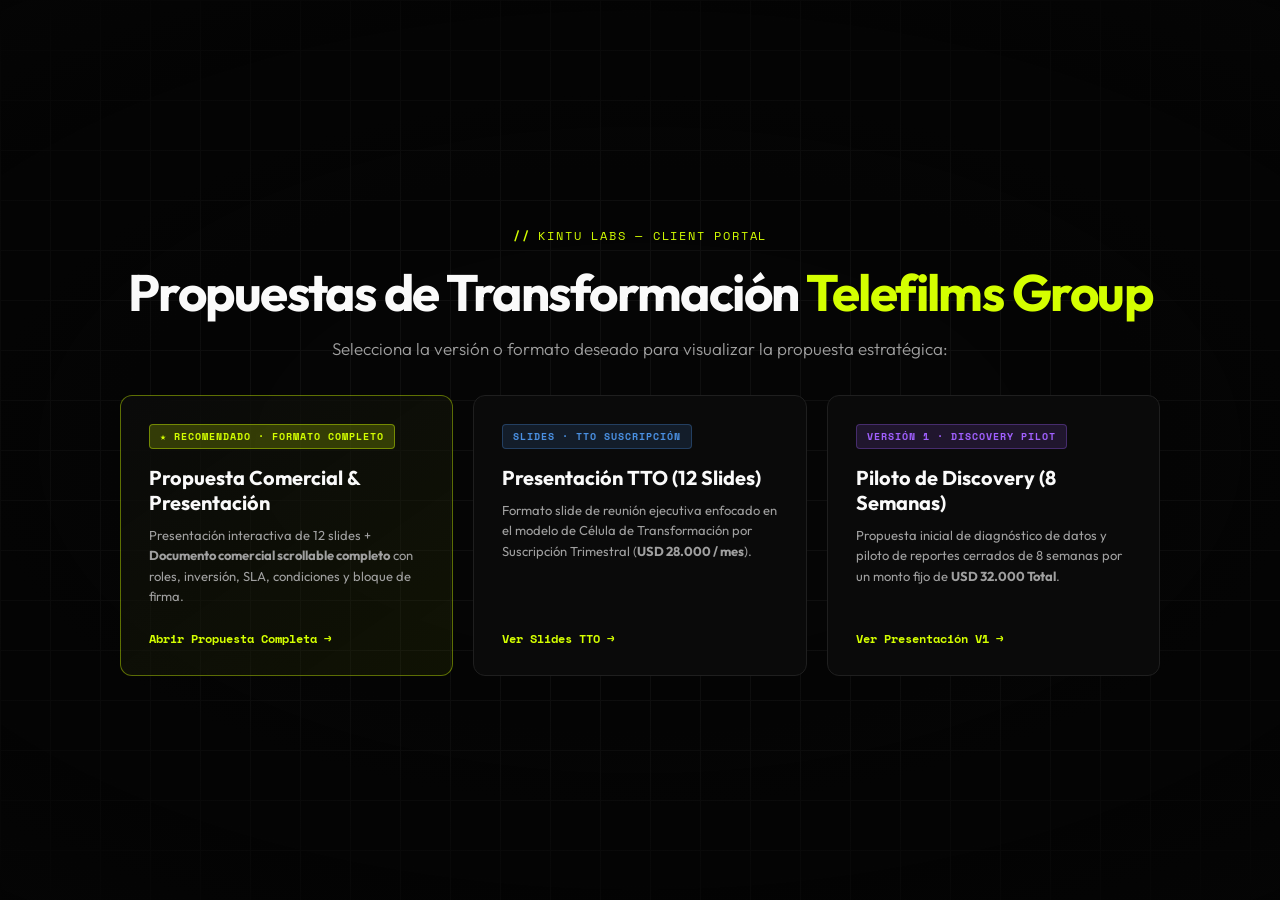
<file: telefilms-lorena/index.html>
<!DOCTYPE html>
<html lang="es">
<head>
<meta charset="UTF-8">
<meta name="viewport" content="width=device-width, initial-scale=1.0">
<title>Kintu Labs — Telefilms Group · Portal de Presentaciones</title>
<link rel="preconnect" href="https://fonts.googleapis.com">
<link rel="preconnect" href="https://fonts.gstatic.com" crossorigin>
<link href="https://fonts.googleapis.com/css2?family=Outfit:wght@300;400;500;600;700;800&family=Space+Mono:wght@400;700&display=swap" rel="stylesheet">
<style>
:root {
  --void: #050505;
  --void-elevated: #0A0A0A;
  --void-surface: #111111;
  --void-border: #1F1F1F;
  --optical: #FAFAFA;
  --optical-muted: #A0A0A0;
  --accent: #D4FF00;
  --accent-purple: #A060FF;
  --accent-blue: #4A90E2;
  --font-display: 'Outfit', sans-serif;
  --font-mono: 'Space Mono', monospace;
}

*, *::before, *::after { margin: 0; padding: 0; box-sizing: border-box; }

body {
  width: 100vw;
  min-height: 100vh;
  background: var(--void);
  color: var(--optical);
  font-family: var(--font-display);
  display: flex;
  flex-direction: column;
  align-items: center;
  justify-content: center;
  padding: 40px 20px;
  overflow-x: hidden;
}

.tech-grid {
  position: fixed;
  inset: 0;
  z-index: 0;
  pointer-events: none;
  background-image:
    linear-gradient(to right, #161616 1px, transparent 1px),
    linear-gradient(to bottom, #161616 1px, transparent 1px);
  background-size: 50px 50px;
  opacity: 0.65;
}

.tech-grid::after {
  content: '';
  position: absolute;
  inset: 0;
  background: radial-gradient(ellipse 85% 65% at 50% 50%, transparent 35%, var(--void) 100%);
}

.container {
  position: relative;
  z-index: 1;
  max-width: 1040px;
  width: 100%;
  text-align: center;
}

.tag {
  font-family: var(--font-mono);
  font-size: 12px;
  letter-spacing: 0.15em;
  text-transform: uppercase;
  color: var(--accent);
  margin-bottom: 16px;
  display: inline-flex;
  align-items: center;
  gap: 8px;
}

.tag::before {
  content: '//';
  font-weight: 700;
  color: var(--accent);
}

h1 {
  font-size: clamp(32px, 4vw, 52px);
  font-weight: 700;
  letter-spacing: -0.03em;
  margin-bottom: 14px;
}

.em { color: var(--accent); }

p.subtitle {
  font-size: 17px;
  color: var(--optical-muted);
  font-weight: 300;
  margin-bottom: 36px;
  max-width: 740px;
  margin-left: auto;
  margin-right: auto;
}

.grid {
  display: grid;
  grid-template-columns: repeat(3, 1fr);
  gap: 20px;
  text-align: left;
}

@media (max-width: 900px) {
  .grid { grid-template-columns: 1fr; }
}

.card-link {
  background: var(--void-elevated);
  border: 1px solid var(--void-border);
  border-radius: 12px;
  padding: 28px;
  text-decoration: none;
  color: var(--optical);
  transition: all 0.3s cubic-bezier(0.22, 1, 0.36, 1);
  display: flex;
  flex-direction: column;
  justify-content: space-between;
  position: relative;
  overflow: hidden;
}

.card-link:hover {
  border-color: var(--accent);
  transform: translateY(-4px);
  background: linear-gradient(145deg, var(--void-elevated), rgba(212, 255, 0, 0.04));
}

.card-link.highlight {
  border-color: rgba(212, 255, 0, 0.4);
  background: linear-gradient(145deg, var(--void-elevated), rgba(212, 255, 0, 0.06));
}

.badge {
  font-family: var(--font-mono);
  font-size: 10px;
  font-weight: 700;
  letter-spacing: 0.1em;
  text-transform: uppercase;
  padding: 4px 10px;
  border-radius: 4px;
  display: inline-block;
  margin-bottom: 16px;
}

.badge-featured { background: rgba(212, 255, 0, 0.2); color: var(--accent); border: 1px solid rgba(212, 255, 0, 0.4); }
.badge-new { background: rgba(74, 144, 226, 0.15); color: var(--accent-blue); border: 1px solid rgba(74, 144, 226, 0.3); }
.badge-v1 { background: rgba(160, 96, 255, 0.15); color: var(--accent-purple); border: 1px solid rgba(160, 96, 255, 0.3); }

.card-title {
  font-size: 20px;
  font-weight: 700;
  margin-bottom: 10px;
}

.card-desc {
  font-size: 13px;
  color: var(--optical-muted);
  line-height: 1.55;
  margin-bottom: 24px;
}

.card-cta {
  font-family: var(--font-mono);
  font-size: 12px;
  font-weight: 700;
  color: var(--accent);
  display: flex;
  align-items: center;
  gap: 8px;
}

</style>
</head>
<body>

<div class="tech-grid"></div>

<div class="container">
  <div class="tag">Kintu Labs — Client Portal</div>
  <h1>Propuestas de Transformación <span class="em">Telefilms Group</span></h1>
  <p class="subtitle">Selecciona la versión o formato deseado para visualizar la propuesta estratégica:</p>

  <div class="grid">
    <!-- OPCIÓN PRINCIPAL: PROPUESTA DUAL RECOMENDADA -->
    <a href="propuesta_comercial_telefims_kintu.html" class="card-link highlight">
      <div>
        <span class="badge badge-featured">★ RECOMENDADO · FORMATO COMPLETO</span>
        <div class="card-title">Propuesta Comercial & Presentación</div>
        <div class="card-body card-desc">
          Presentación interactiva de 12 slides + <strong>Documento comercial scrollable completo</strong> con roles, inversión, SLA, condiciones y bloque de firma.
        </div>
      </div>
      <div class="card-cta">Abrir Propuesta Completa →</div>
    </a>

    <!-- OPCIÓN TTO SLIDES -->
    <a href="presentacion_tto.html" class="card-link">
      <div>
        <span class="badge badge-new">SLIDES · TTO SUSCRIPCIÓN</span>
        <div class="card-title">Presentación TTO (12 Slides)</div>
        <div class="card-body card-desc">
          Formato slide de reunión ejecutiva enfocado en el modelo de Célula de Transformación por Suscripción Trimestral (<strong>USD 28.000 / mes</strong>).
        </div>
      </div>
      <div class="card-cta">Ver Slides TTO →</div>
    </a>

    <!-- OPCIÓN V1 -->
    <a href="presentacion_lorena_v1.html" class="card-link">
      <div>
        <span class="badge badge-v1">VERSIÓN 1 · DISCOVERY PILOT</span>
        <div class="card-title">Piloto de Discovery (8 Semanas)</div>
        <div class="card-body card-desc">
          Propuesta inicial de diagnóstico de datos y piloto de reportes cerrados de 8 semanas por un monto fijo de <strong>USD 32.000 Total</strong>.
        </div>
      </div>
      <div class="card-cta">Ver Presentación V1 →</div>
    </a>
  </div>
</div>

</body>
</html>
</file>
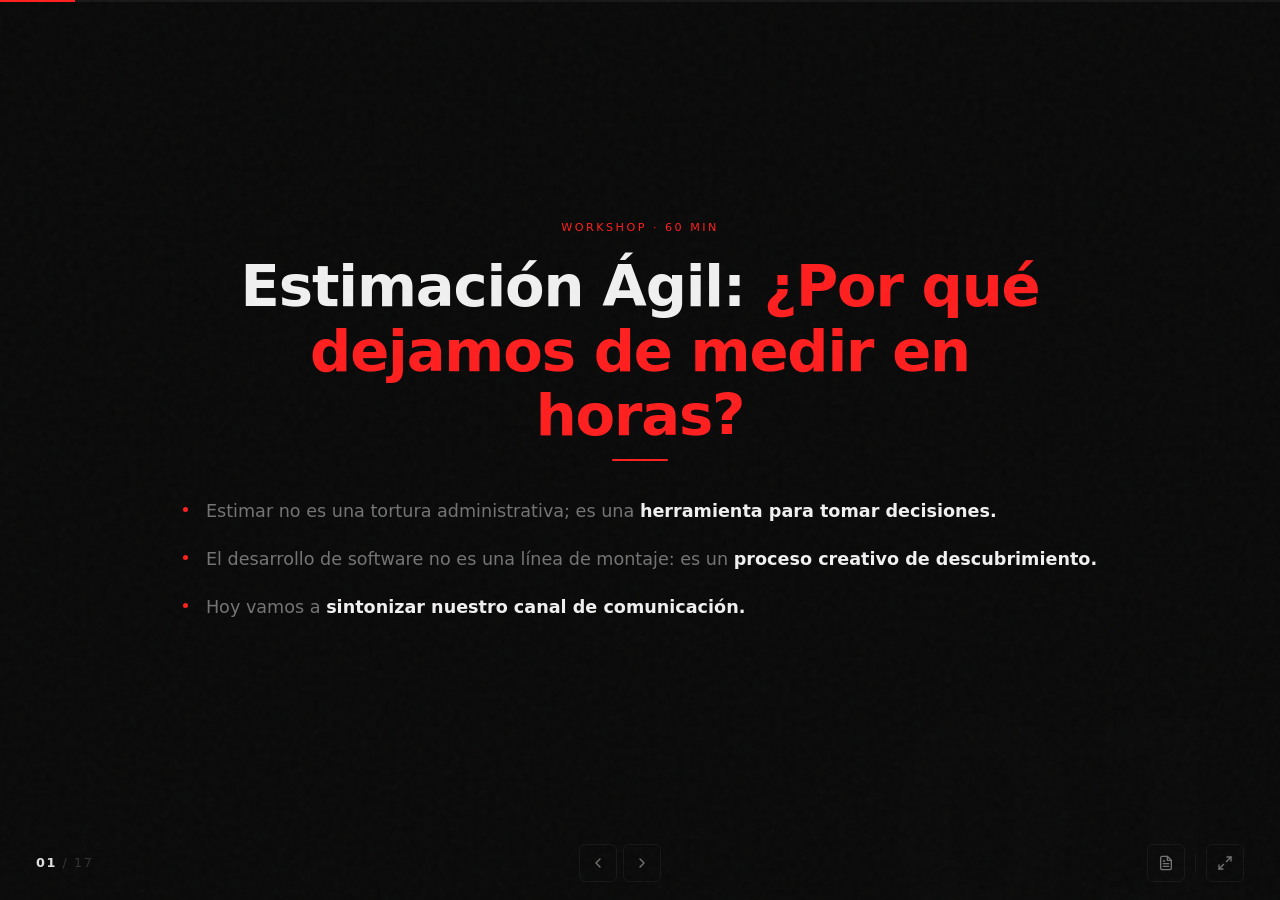
<file: Workshop-estimacion-andina/index.html>
<!DOCTYPE html>
<html lang="es">
<head>
  <meta charset="UTF-8">
  <meta name="viewport" content="width=device-width, initial-scale=1.0">
  <meta name="description" content="Workshop interactivo: Estimación Ágil con Puntos de Historia. Aprende por qué dejamos de medir en horas.">
  <title>Workshop · Estimación Ágil</title>
  <link rel="stylesheet" href="styles.css">
</head>
<body>

  <!-- Progress Bar -->
  <div class="progress" id="progressBar">
    <div class="progress__fill" id="progressFill"></div>
  </div>

  <!-- Grain Overlay -->
  <div class="grain"></div>

  <!-- ===== PRESENTATION ===== -->
  <div class="presentation" id="presentation">

    <!-- ─── SLIDE 1 ─── -->
    <section class="slide slide--hero active" id="slide-1">
      <span class="slide__watermark">01</span>
      <div class="slide__inner">
        <span class="slide__eyebrow">Workshop · 60 min</span>
        <h1 class="slide__title">Estimación Ágil: <span class="highlight">¿Por qué dejamos de medir en horas?</span></h1>
        <div class="slide__accent-line"></div>
        <div class="slide__content">
          <div class="slide__point">
            <span class="slide__marker"></span>
            <p class="slide__point-text">Estimar no es una tortura administrativa; es una <strong>herramienta para tomar decisiones.</strong></p>
          </div>
          <div class="slide__point">
            <span class="slide__marker"></span>
            <p class="slide__point-text">El desarrollo de software no es una línea de montaje: es un <strong>proceso creativo de descubrimiento.</strong></p>
          </div>
          <div class="slide__point">
            <span class="slide__marker"></span>
            <p class="slide__point-text">Hoy vamos a <strong>sintonizar nuestro canal de comunicación.</strong></p>
          </div>
        </div>
      </div>
    </section>


    <!-- ─── SLIDE 2 ─── -->
    <section class="slide" id="slide-2">
      <span class="slide__watermark">02</span>
      <div class="slide__inner">
        <span class="slide__eyebrow">Apertura</span>
        <h2 class="slide__title">Bienvenidos al Desafío de la <span class="highlight">Planificación</span></h2>
        <div class="slide__accent-line"></div>
        <div class="slide__content">
          <div class="slide__point">
            <span class="slide__marker"></span>
            <p class="slide__point-text">Estimar es una <strong>actividad de equipo</strong>, no una imposición administrativa.</p>
          </div>
          <div class="slide__point">
            <span class="slide__marker"></span>
            <p class="slide__point-text">Bienvenidos a un <strong>espacio interactivo de 60 minutos.</strong></p>
          </div>
        </div>
        
        <div style="display: flex; flex-direction: column; align-items: center; justify-content: center; margin-top: 48px; text-align: center;">
          <p class="slide__prompt" style="font-size: clamp(1.8rem, 3.2vw, 2.6rem); color: var(--accent); font-weight: 700; margin: 0 0 16px 0; max-width: 800px; text-align: center; width: 100%;">¿Para qué estimamos en nuestro equipo?</p>
          <p class="slide__prompt-sub" style="font-size: 1.15rem; color: var(--text-primary); font-style: normal; margin: 0 auto; text-align: center;">Escribe tu respuesta en el chat, manténla ahí y envíala a mi señal.</p>
        </div>
      </div>
    </section>


    <!-- ─── SLIDE 3 ─── -->
    <section class="slide" id="slide-3">
      <span class="slide__watermark">03</span>
      <div class="slide__inner">
        <span class="slide__eyebrow">Propósito</span>
        <h2 class="slide__title">El Propósito de la <span class="highlight">Estimación</span></h2>
        <div class="slide__accent-line"></div>
        <div class="slide__columns">
          <div class="slide__col-item">
            <div class="slide__card">
              <span class="slide__card-label">Negocio · POs</span>
              <h3 class="slide__card-title">Previsibilidad</h3>
              <p class="slide__card-text">Necesitan previsibilidad para coordinar lanzamientos (Release Planning).</p>
            </div>
          </div>
          <div class="slide__col-item">
            <div class="slide__card">
              <span class="slide__card-label">Equipo · Devs</span>
              <h3 class="slide__card-title">Protección</h3>
              <p class="slide__card-text">Necesitan un escudo para proteger su ritmo de trabajo y su capacidad real.</p>
            </div>
          </div>
          <div class="slide__col-item">
            <div class="slide__card">
              <span class="slide__card-label">Proceso · Scrum Master</span>
              <h3 class="slide__card-title">Mejora Continua</h3>
              <p class="slide__card-text">Necesitamos medir para adaptarnos y mejorar continuamente.</p>
            </div>
          </div>
        </div>
      </div>
    </section>


    <!-- ─── SLIDE 4 ─── -->
    <section class="slide" id="slide-4">
      <span class="slide__watermark">04</span>
      <div class="slide__inner">
        <span class="slide__eyebrow">Conceptos Clave</span>
        <h2 class="slide__title">El gran malentendido: <span class="highlight">Estimación vs. Compromiso vs. Objetivo</span></h2>
        <div class="slide__accent-line"></div>
        <div class="slide__columns">
          <div class="slide__col-item">
            <div class="slide__card">
              <span class="slide__card-label">Negocio</span>
              <h3 class="slide__card-title">Objetivo</h3>
              <p class="slide__card-text">Lo que nos gustaría lograr (ej. <em>«Lanzar el botón de pago antes del Black Friday»</em>).</p>
            </div>
          </div>
          <div class="slide__col-item">
            <div class="slide__card">
              <span class="slide__card-label">Técnico</span>
              <h3 class="slide__card-title">Estimación</h3>
              <p class="slide__card-text">Un cálculo probabilístico basado en el tamaño y la incertidumbre.</p>
            </div>
          </div>
          <div class="slide__col-item">
            <div class="slide__card">
              <span class="slide__card-label">Equipo</span>
              <h3 class="slide__card-title">Compromiso</h3>
              <p class="slide__card-text">Una promesa seria de entregar con calidad en una fecha, basada en datos reales.</p>
            </div>
          </div>
        </div>
      </div>
    </section>


    <!-- ─── SLIDE 5 ─── -->
    <section class="slide slide--exercise" id="slide-5">
      <span class="slide__watermark">05</span>
      <div class="slide__inner">
        <span class="slide__eyebrow">Ejercicio 1</span>
        <h2 class="slide__title">El Desafío de la <span class="highlight">Taza de Té</span></h2>
        <div class="slide__accent-line"></div>
        
        <!-- Dinámica Inicial -->
        <div class="slide__exercise-card" style="margin-bottom: 24px;">
          <span class="slide__exercise-label">Dinámica Central</span>
          <p class="slide__prompt" style="color: var(--accent); margin: 0 0 10px 0; font-size: clamp(1.4rem, 2.3vw, 1.8rem); line-height: 1.4;">Escribir en el chat cuántos minutos les toma preparar una taza de té.</p>
          <p class="slide__prompt-sub" style="color: var(--text-primary); font-size: 1.05rem; font-style: normal; margin-top: 4px;">No lo envíen hasta que dé la instrucción.</p>
        </div>

        <!-- Resultados Revelados al Hacer Click -->
        <div class="reveal-item">
          <div class="slide__content">
            <div class="slide__point">
              <span class="slide__marker"></span>
              <p class="slide__point-text">La falta de alineación en las <strong>condiciones de aceptación</strong> genera discrepancias masivas.</p>
            </div>
            <div class="slide__point">
              <span class="slide__marker"></span>
              <p class="slide__point-text">Estimar en horas asume <strong>condiciones perfectas</strong> que no existen en el día a día.</p>
            </div>
          </div>
          <div class="slide__exercise-card" style="border-left-color: var(--text-secondary); margin-top: 20px; background: rgba(255,255,255,0.01);">
            <p class="slide__exercise-text" style="font-size: 1.05rem; line-height: 1.7; color: var(--text-bright);">
              ¿Quién asumió que el agua ya estaba caliente?<br>
              ¿Quién asumió que tenía que ir a la cocina?<br>
              ¿Quién asumió que tenía que ir al supermercado a comprar el té?
            </p>
          </div>
        </div>
      </div>
    </section>


    <!-- ─── SLIDE 6 ─── -->
    <section class="slide" id="slide-6">
      <span class="slide__watermark">06</span>
      <div class="slide__inner">
        <span class="slide__eyebrow">El problema</span>
        <h2 class="slide__title">La trampa de las <span class="highlight">horas absolutas</span></h2>
        <div class="slide__accent-line"></div>
        <div class="slide__content">
          <div class="slide__point">
            <span class="slide__marker"></span>
            <p class="slide__point-text"><strong>Tus horas no son mis horas:</strong> la experiencia cambia el tiempo, pero no el trabajo.</p>
          </div>
          <div class="slide__point">
            <span class="slide__marker"></span>
            <p class="slide__point-text"><strong>El «colchón» invisible:</strong> cuando estimamos en horas, inflamos los números por miedo.</p>
          </div>
          <div class="slide__point">
            <span class="slide__marker"></span>
            <p class="slide__point-text"><strong>Distracciones invisibles:</strong> las horas de desarrollo asumen un mundo ideal sin reuniones, correos ni interrupciones.</p>
          </div>
          <div class="slide__point">
            <span class="slide__marker"></span>
            <p class="slide__point-text">Las horas son <strong>finitas</strong> (8 horas al día); si medimos en horas, la velocidad del equipo tiene un tope físico insuperable.</p>
          </div>
          <div class="slide__point">
            <span class="slide__marker"></span>
            <p class="slide__point-text">La <strong>eficiencia del proceso</strong> y la eliminación de desperdicios no tienen límites.</p>
          </div>
        </div>
      </div>
    </section>


    <!-- ─── SLIDE 7 ─── -->
    <section class="slide" id="slide-7">
      <span class="slide__watermark">07</span>
      <div class="slide__inner">
        <span class="slide__eyebrow">Concepto Central</span>
        <h2 class="slide__title">¿Qué es un <span class="highlight">«Punto de Historia»</span>?</h2>
        <div class="slide__accent-line"></div>
        <div class="slide__keyfact">No mide tiempo — mide el tamaño relativo de la tarea</div>
        <p class="slide__subtitle">La receta de la complejidad: tres ingredientes en un solo número.</p>
        <div class="slide__columns">
          <div class="slide__col-item">
            <div class="slide__card">
              <span class="slide__card-label">Ingrediente 1</span>
              <h3 class="slide__card-title">Esfuerzo</h3>
              <p class="slide__card-text">Cuánto trabajo físico/mental hay que hacer.</p>
            </div>
          </div>
          <div class="slide__col-item">
            <div class="slide__card">
              <span class="slide__card-label">Ingrediente 2</span>
              <h3 class="slide__card-title">Complejidad</h3>
              <p class="slide__card-text">Qué tan difícil o enredado es técnicamente.</p>
            </div>
          </div>
          <div class="slide__col-item">
            <div class="slide__card">
              <span class="slide__card-label">Ingrediente 3</span>
              <h3 class="slide__card-title">Incertidumbre / Riesgo</h3>
              <p class="slide__card-text">Lo que desconocemos o los factores que no controlamos.</p>
            </div>
          </div>
        </div>
      </div>
    </section>


    <!-- ─── SLIDE 8 ─── -->
    <section class="slide" id="slide-8">
      <span class="slide__watermark">08</span>
      <div class="slide__inner">
        <span class="slide__eyebrow">Ciencia Cognitiva</span>
        <h2 class="slide__title">Comparar es fácil, <span class="highlight">predecir es imposible</span></h2>
        <div class="slide__accent-line"></div>
        <div class="slide__content">
          <div class="slide__point">
            <span class="slide__marker"></span>
            <p class="slide__point-text">Nuestro cerebro es una <strong>máquina de comparar</strong>, no de predecir con exactitud.</p>
          </div>
          <div class="slide__point">
            <span class="slide__marker"></span>
            <p class="slide__point-text"><strong>La Ley de Weber-Fechner:</strong> Percibimos diferencias proporcionales, no absolutas.</p>
          </div>
          <div class="slide__point">
            <span class="slide__marker"></span>
            <p class="slide__point-text">Es fácil ver que un perro Gran Danés es más grande que un Chihuahua; es <strong>imposible adivinar cuántos gramos pesa cada uno</strong> sin una balanza.</p>
          </div>
        </div>
      </div>
    </section>


    <!-- ─── SLIDE 9 ─── -->
    <section class="slide" id="slide-9">
      <span class="slide__watermark">09</span>
      <div class="slide__inner">
        <span class="slide__eyebrow">La Escala</span>
        <h2 class="slide__title">La Escala <span class="highlight">Fibonacci</span></h2>
        <div class="slide__accent-line"></div>

        <!-- Fibonacci Visual -->
        <div class="fibonacci-visual">
          <div class="fibonacci-item">
            <div class="fibonacci-item__bar" style="height: 20px;"></div>
            <span class="fibonacci-item__value">1</span>
          </div>
          <div class="fibonacci-item">
            <div class="fibonacci-item__bar" style="height: 36px;"></div>
            <span class="fibonacci-item__value">2</span>
          </div>
          <div class="fibonacci-item">
            <div class="fibonacci-item__bar" style="height: 54px;"></div>
            <span class="fibonacci-item__value">3</span>
          </div>
          <div class="fibonacci-item">
            <div class="fibonacci-item__bar" style="height: 86px;"></div>
            <span class="fibonacci-item__value">5</span>
          </div>
          <div class="fibonacci-item">
            <div class="fibonacci-item__bar" style="height: 130px;"></div>
            <span class="fibonacci-item__value">8</span>
          </div>
          <div class="fibonacci-item">
            <div class="fibonacci-item__bar" style="height: 190px;"></div>
            <span class="fibonacci-item__value">13</span>
          </div>
        </div>

        <div class="slide__content">
          <div class="slide__point">
            <span class="slide__marker"></span>
            <p class="slide__point-text">A mayor tamaño, mayor incertidumbre. Los intervalos amplios de Fibonacci protegen al cerebro de <strong>discusiones inútiles de falsa precisión.</strong></p>
          </div>
          <div class="slide__point">
            <span class="slide__marker"></span>
            <p class="slide__point-text">No usamos números seguidos (como 6 o 7) porque <strong>la mente no distingue diferencias tan pequeñas</strong> cuando el trabajo es grande.</p>
          </div>
          <div class="slide__point">
            <span class="slide__marker"></span>
            <p class="slide__point-text">Si algo es un <strong>13 o más</strong>, es demasiado grande: <strong>¡hay que romperlo en piezas más pequeñas!</strong> <em>(Spoiler: Se viene el Workshop de Slicing)</em></p>
          </div>
        </div>
      </div>
    </section>


    <!-- ─── SLIDE 10 ─── -->
    <section class="slide slide--exercise" id="slide-10">
      <span class="slide__watermark">10</span>
      <div class="slide__inner">
        <span class="slide__eyebrow">Ejercicio 2</span>
        <h2 class="slide__title">El Juego del <span class="highlight">Ordenamiento Relativo</span></h2>
        <div class="slide__accent-line"></div>
        <div class="slide__content">
          <div class="slide__point">
            <span class="slide__marker"></span>
            <p class="slide__point-text">Comparar de forma relativa activa la <strong>memoria de reconocimiento</strong> (rápida y confiable).</p>
          </div>
          <div class="slide__point">
            <span class="slide__marker"></span>
            <p class="slide__point-text">Estimar de forma absoluta obliga a usar la <strong>imaginación constructiva</strong> (lenta y propensa a sesgos).</p>
          </div>
        </div>
        <div class="slide__exercise-card">
          <span class="slide__exercise-label">Misión · Breakout Rooms 15 min</span>
          <p class="slide__exercise-text" style="margin-bottom: 16px;">Ordena estas tareas de <strong>menor a mayor complejidad:</strong></p>
          <ol class="slide__task-list">
            <li class="slide__task-item">Lavar una taza de café sucia.</li>
            <li class="slide__task-item">Cambiar una bombilla/foco de luz quemado.</li>
            <li class="slide__task-item">Pintar una habitación completa de tu casa.</li>
            <li class="slide__task-item">Construir una casa de madera para el perro.</li>
            <li class="slide__task-item">Escribir un correo electrónico formal al CEO de la compañía.</li>
          </ol>
        </div>
      </div>
    </section>


    <!-- ─── SLIDE 11 ─── -->
    <section class="slide" id="slide-11">
      <span class="slide__watermark">11</span>
      <div class="slide__inner">
        <span class="slide__eyebrow">Herramienta</span>
        <h2 class="slide__title"><span class="highlight">Planning Poker:</span> El juego de la alineación</h2>
        <div class="slide__accent-line"></div>
        <div class="slide__content">
          <div class="slide__point">
            <span class="slide__marker"></span>
            <p class="slide__point-text"><strong>Regla de oro:</strong> Votación simultánea para evitar que el «líder» o el más rápido condicione al resto (evitamos el sesgo de anclaje).</p>
          </div>
          <div class="slide__point">
            <span class="slide__marker"></span>
            <p class="slide__point-text">Si hay <strong>consenso</strong>, avanzamos rápido.</p>
          </div>
          <div class="slide__point">
            <span class="slide__marker"></span>
            <p class="slide__point-text">Si hay diferencias extremas (un 1 y un 8), <strong>no promediamos:</strong> abrimos el debate para descubrir supuestos ocultos.</p>
          </div>
        </div>
      </div>
    </section>


    <!-- ─── SLIDE 12 ─── -->
    <section class="slide" id="slide-12">
      <span class="slide__watermark">12</span>
      <div class="slide__inner">
        <span class="slide__eyebrow">De puntos a fechas</span>
        <h2 class="slide__title">De puntos abstractos a <span class="highlight">fechas reales:</span> La Velocidad</h2>
        <div class="slide__accent-line"></div>
        <div class="slide__content">
          <div class="slide__point">
            <span class="slide__marker"></span>
            <p class="slide__point-text"><strong>Velocidad:</strong> El promedio de puntos que el equipo completa con éxito por Sprint.</p>
          </div>
          <div class="slide__point">
            <span class="slide__marker"></span>
            <p class="slide__point-text">Es una <strong>métrica empírica y real</strong>, no un deseo comercial.</p>
          </div>
        </div>
        <div class="slide__example">
          <span class="slide__example-title">Ejemplo práctico de planificación</span>
          <div class="slide__example-row">
            <span>Tamaño total del backlog</span>
            <span><strong>100 puntos</strong></span>
          </div>
          <div class="slide__example-row">
            <span>Velocidad estable del equipo</span>
            <span><strong>25 pts / Sprint</strong></span>
          </div>
          <div class="slide__example-row slide__example-row--result">
            <span>Pronóstico matemático</span>
            <span>4 Sprints (100 / 25 = 4)</span>
          </div>
        </div>
      </div>
    </section>


    <!-- ─── SLIDE 13 ─── -->
    <section class="slide" id="slide-13">
      <span class="slide__watermark">13</span>
      <div class="slide__inner">
        <span class="slide__eyebrow">Protección</span>
        <h2 class="slide__title">El <span class="highlight">«Slack»</span> — La holgura planificada que salva Sprints</h2>
        <div class="slide__accent-line"></div>
        <div class="slide__content">
          <div class="slide__point">
            <span class="slide__marker"></span>
            <p class="slide__point-text">No llenamos el Sprint al <strong>cien por cien</strong> de nuestra capacidad teórica.</p>
          </div>
          <div class="slide__point">
            <span class="slide__marker"></span>
            <p class="slide__point-text">El <strong>Slack</strong> es espacio de maniobra planificado para absorber imprevistos.</p>
          </div>
          <div class="slide__point">
            <span class="slide__marker"></span>
            <p class="slide__point-text"><strong>Slack (Holgura Planificada):</strong> Se planifica colectivamente para tareas concretas (refactorización de código, pagar deuda técnica, investigar, etc) que actúan como amortiguador ante imprevistos.</p>
          </div>
          <div class="slide__point">
            <span class="slide__marker"></span>
            <p class="slide__point-text">Evita la <strong>Ley de Parkinson</strong> y el <strong>Síndrome del Estudiante</strong> (procrastinar hasta el final).</p>
          </div>
        </div>
      </div>
    </section>


    <!-- ─── SLIDE 14 ─── -->
    <section class="slide" id="slide-14">
      <span class="slide__watermark">14</span>
      <div class="slide__inner">
        <span class="slide__eyebrow">Reglas</span>
        <h2 class="slide__title">Las Tres Reglas <span class="highlight">Sagradas</span> para no romper el sistema</h2>
        <div class="slide__accent-line"></div>
        <div class="slide__rules">
          <div class="slide__rule">
            <span class="slide__rule-number">01</span>
            <p class="slide__rule-text"><strong>¡No conviertas puntos a horas de manera fija!</strong> No digas <em>«1 punto = 8 horas»</em> o romperás la colaboración.</p>
          </div>
          <div class="slide__rule">
            <span class="slide__rule-number">02</span>
            <p class="slide__rule-text"><strong>¡No compares la velocidad de diferentes equipos!</strong> La velocidad de cada equipo es local y única.</p>
          </div>
          <div class="slide__rule">
            <span class="slide__rule-number">03</span>
            <p class="slide__rule-text"><strong>Estimar es para el equipo, no para vigilar la productividad individual.</strong> El éxito se mide en valor entregado al final del Sprint.</p>
          </div>
        </div>
      </div>
    </section>


    <!-- ─── SLIDE 15 ─── -->
    <section class="slide slide--hero" id="slide-15">
      <span class="slide__watermark">15</span>
      <div class="slide__inner">
        <span class="slide__eyebrow">Cierre · Próximos Pasos</span>
        <h2 class="slide__title">Definamos la <span class="highlight">«Piedra Rosetta»</span></h2>
        <div class="slide__accent-line"></div>
        <div class="slide__content">
          <div class="slide__point">
            <span class="slide__marker"></span>
            <p class="slide__point-text">Elegimos por consenso una <strong>historia de usuario real</strong> completada con éxito recientemente.</p>
          </div>
          <div class="slide__point">
            <span class="slide__marker"></span>
            <p class="slide__point-text">Le asignamos el valor base de <strong>3 puntos de historia.</strong></p>
          </div>
          <div class="slide__point">
            <span class="slide__marker"></span>
            <p class="slide__point-text">De ahora en adelante, cada nueva estimación se hará en base a la <strong>comparación con este estándar.</strong></p>
          </div>
        </div>
      </div>
    </section>


    <!-- ─── SLIDE 16 ─── -->
    <section class="slide" id="slide-16">
      <span class="slide__watermark">16</span>
      <div class="slide__inner">
        <span class="slide__eyebrow">Cierre</span>
        <h2 class="slide__title">Conclusiones y <span class="highlight">Aprendizaje Colectivo</span></h2>
        <div class="slide__accent-line"></div>
        
        <div style="display: flex; flex-direction: column; align-items: center; justify-content: center; margin: 24px auto 36px auto; text-align: center;">
          <p class="slide__prompt" style="font-size: clamp(1.4rem, 2.5vw, 2.2rem); color: var(--text-bright); font-weight: 600; margin: 0 0 12px 0; text-align: center; width: 100%;">El Ticket de Salida: Nuestro Aprendizaje Colectivo.</p>
          <p class="slide__prompt-sub" style="font-size: 1.15rem; color: var(--accent); font-style: normal; margin-bottom: 24px;">En una sola frase en el chat: ¿Cuál es el cambio de mentalidad más importante que te llevas hoy?</p>
        </div>

        <div class="slide__exercise-card" style="border-left: 3px solid var(--accent); text-align: center; margin: 0 auto; max-width: 750px;">
          <p class="slide__exercise-text" style="font-size: clamp(1.2rem, 2vw, 1.6rem); font-style: italic; color: var(--text-bright); line-height: 1.5; font-weight: 500;">
            “Estimar es un acto de colaboración, no de administración.”
          </p>
        </div>
      </div>
    </section>


    <!-- ─── SLIDE 17 ─── -->
    <section class="slide slide--hero" id="slide-17">
      <span class="slide__watermark">17</span>
      <div class="slide__inner">
        <span class="slide__eyebrow">Fin</span>
        <h1 class="slide__title" style="font-size: clamp(2.5rem, 5.5vw, 4.8rem); margin-bottom: 20px;">¡Muchas <span class="highlight">gracias!</span></h1>
        <div class="slide__accent-line"></div>
        <p class="slide__subtitle" style="font-size: 1.25rem; text-align: center; color: var(--text-primary);">Workshop · Estimación Ágil</p>
      </div>
    </section>

  </div>
  <!-- ===== END PRESENTATION ===== -->


  <!-- ===== CONTROLS ===== -->
  <div class="controls" id="controls">
    <!-- Counter -->
    <div class="controls__counter" id="slideCounter">
      <span class="controls__counter-current" id="currentSlide">01</span>
      <span> / </span>
      <span id="totalSlides">17</span>
    </div>

    <!-- Navigation -->
    <div class="controls__center">
      <button class="controls__btn" id="btnPrev" title="Anterior (←)">
        <svg viewBox="0 0 24 24"><polyline points="15 18 9 12 15 6"></polyline></svg>
      </button>
      <button class="controls__btn" id="btnNext" title="Siguiente (→)">
        <svg viewBox="0 0 24 24"><polyline points="9 6 15 12 9 18"></polyline></svg>
      </button>
    </div>

    <!-- Toolbar -->
    <div class="controls__toolbar">
      <button class="controls__btn" id="btnNotes" title="Notas del facilitador (N)">
        <svg viewBox="0 0 24 24"><path d="M14 2H6a2 2 0 0 0-2 2v16a2 2 0 0 0 2 2h12a2 2 0 0 0 2-2V8z"></path><polyline points="14 2 14 8 20 8"></polyline><line x1="16" y1="13" x2="8" y2="13"></line><line x1="16" y1="17" x2="8" y2="17"></line><polyline points="10 9 9 9 8 9"></polyline></svg>
      </button>
      <div class="controls__separator"></div>
      <button class="controls__btn" id="btnFullscreen" title="Pantalla completa (F)">
        <svg viewBox="0 0 24 24"><polyline points="15 3 21 3 21 9"></polyline><polyline points="9 21 3 21 3 15"></polyline><line x1="21" y1="3" x2="14" y2="10"></line><line x1="3" y1="21" x2="10" y2="14"></line></svg>
      </button>
    </div>
  </div>

  <script src="app.js"></script>
</body>
</html>
</file>
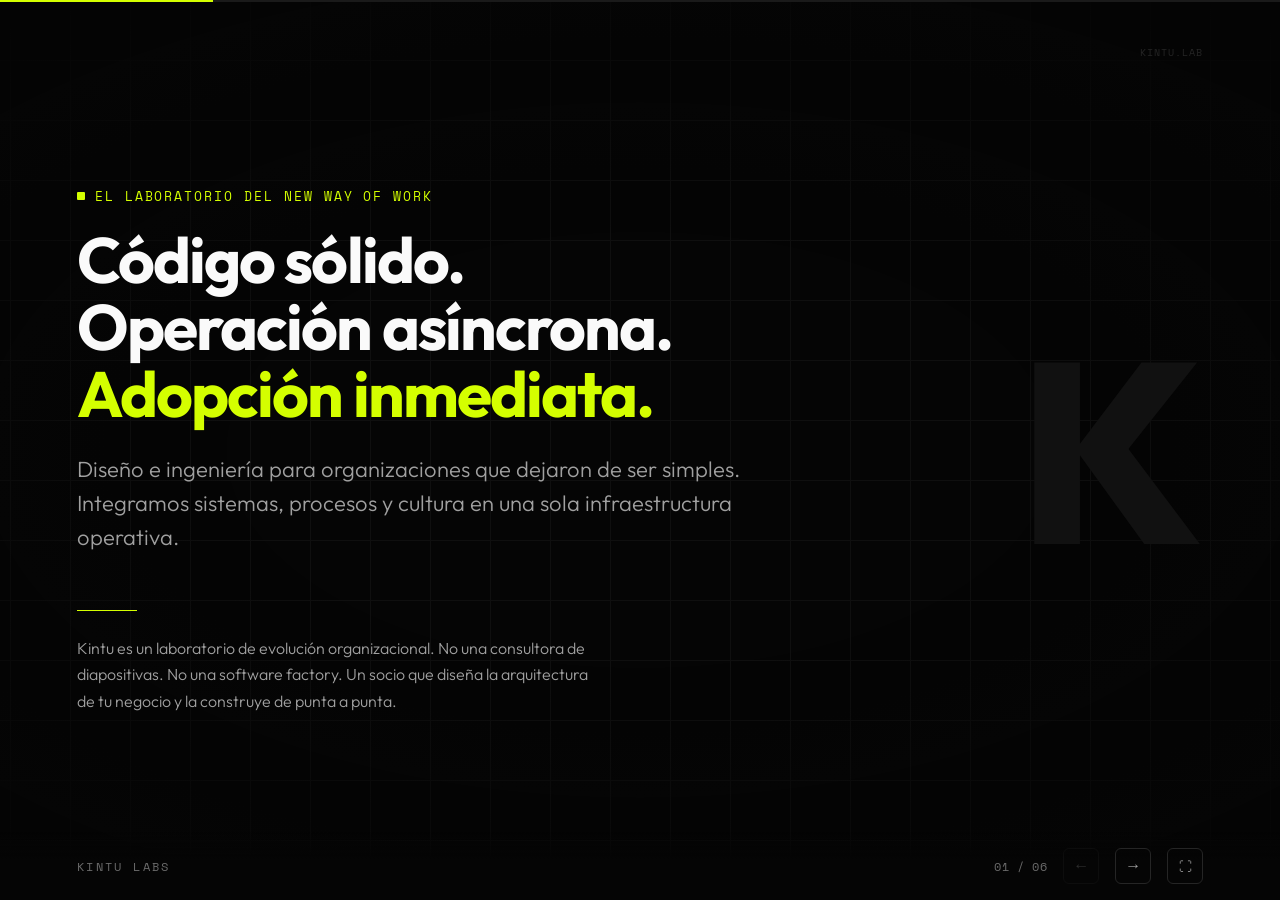
<file: kintu-presentacion.html>
<!DOCTYPE html>
<html lang="es">
<head>
<meta charset="UTF-8">
<meta name="viewport" content="width=device-width, initial-scale=1.0">
<title>Kintu — Laboratorio de Evolución Organizacional</title>
<link rel="preconnect" href="https://fonts.googleapis.com">
<link rel="preconnect" href="https://fonts.gstatic.com" crossorigin>
<link href="https://fonts.googleapis.com/css2?family=Outfit:wght@300;400;500;600;700;800&family=Space+Mono:wght@400;700&display=swap" rel="stylesheet">
<style>
/* ═══════════════════════════════════════════════════
   DESIGN SYSTEM — KINTU LABORATORY
   Void & Optical · Precise · Engineered
   ═══════════════════════════════════════════════════ */

:root {
  /* Core palette */
  --void: #050505;
  --void-elevated: #0A0A0A;
  --void-surface: #111111;
  --optical: #FAFAFA;
  --optical-muted: #A0A0A0;
  --optical-dim: #6B6B6B;
  --grid-line: #1A1A1A;
  --grid-line-bright: #252525;
  --accent: #D4FF00;
  --accent-dim: rgba(212, 255, 0, 0.15);
  --accent-glow: rgba(212, 255, 0, 0.08);

  /* Typography */
  --font-display: 'Outfit', sans-serif;
  --font-mono: 'Space Mono', 'Courier New', monospace;

  /* Spatial */
  --slide-padding: clamp(40px, 6vw, 100px);
  --slide-padding-y: clamp(40px, 5vh, 80px);
}

*, *::before, *::after {
  margin: 0;
  padding: 0;
  box-sizing: border-box;
}

::selection {
  background: var(--accent);
  color: var(--void);
}

html, body {
  width: 100%;
  height: 100%;
  overflow: hidden;
  background: var(--void);
  color: var(--optical);
  font-family: var(--font-display);
  -webkit-font-smoothing: antialiased;
  -moz-osx-font-smoothing: grayscale;
}

/* ═══════════════════════════════════════════════════
   PRESENTATION ENGINE
   ═══════════════════════════════════════════════════ */

.deck {
  width: 100%;
  height: 100%;
  position: relative;
}

.slide {
  position: absolute;
  inset: 0;
  display: flex;
  flex-direction: column;
  justify-content: center;
  padding: var(--slide-padding-y) var(--slide-padding);
  opacity: 0;
  pointer-events: none;
  transition: opacity 0.6s cubic-bezier(0.22, 1, 0.36, 1);
  overflow-y: auto;
  overflow-x: hidden;
}

.slide.active {
  opacity: 1;
  pointer-events: all;
}

.slide.active .reveal {
  animation: revealUp 0.7s cubic-bezier(0.22, 1, 0.36, 1) both;
}

@keyframes revealUp {
  from {
    opacity: 0;
    transform: translateY(28px);
  }
  to {
    opacity: 1;
    transform: translateY(0);
  }
}

.reveal { opacity: 0; }
.reveal:nth-child(1) { animation-delay: 0.1s; }
.reveal:nth-child(2) { animation-delay: 0.22s; }
.reveal:nth-child(3) { animation-delay: 0.34s; }
.reveal:nth-child(4) { animation-delay: 0.46s; }
.reveal:nth-child(5) { animation-delay: 0.58s; }
.reveal:nth-child(6) { animation-delay: 0.7s; }
.reveal:nth-child(7) { animation-delay: 0.82s; }

/* ═══════════════════════════════════════════════════
   TECH GRID BACKGROUND
   ═══════════════════════════════════════════════════ */

.tech-grid {
  position: fixed;
  inset: 0;
  z-index: 0;
  pointer-events: none;
  background-image:
    linear-gradient(to right, var(--grid-line) 1px, transparent 1px),
    linear-gradient(to bottom, var(--grid-line) 1px, transparent 1px);
  background-size: 60px 60px;
  background-position: center center;
  opacity: 0.5;
}

.tech-grid::after {
  content: '';
  position: absolute;
  inset: 0;
  background: radial-gradient(ellipse 80% 60% at 50% 50%, transparent 40%, var(--void) 100%);
}

/* ═══════════════════════════════════════════════════
   TYPOGRAPHY
   ═══════════════════════════════════════════════════ */

.tag {
  font-family: var(--font-mono);
  font-size: clamp(11px, 1.2vw, 13px);
  letter-spacing: 0.15em;
  text-transform: uppercase;
  color: var(--accent);
  margin-bottom: 20px;
  display: flex;
  align-items: center;
  gap: 10px;
}

.tag::before {
  content: '';
  display: inline-block;
  width: 8px;
  height: 8px;
  background: var(--accent);
  border-radius: 1px;
  flex-shrink: 0;
}

h1 {
  font-family: var(--font-display);
  font-size: clamp(32px, 5vw, 72px);
  font-weight: 700;
  line-height: 1.05;
  letter-spacing: -0.03em;
  color: var(--optical);
  margin-bottom: 24px;
  max-width: 900px;
}

h1 .em {
  color: var(--accent);
}

h2 {
  font-family: var(--font-display);
  font-size: clamp(24px, 3.2vw, 48px);
  font-weight: 600;
  line-height: 1.12;
  letter-spacing: -0.025em;
  color: var(--optical);
  margin-bottom: 20px;
  max-width: 800px;
}

h3 {
  font-family: var(--font-display);
  font-size: clamp(16px, 1.8vw, 22px);
  font-weight: 600;
  line-height: 1.3;
  color: var(--optical);
  margin-bottom: 8px;
}

.subtitle {
  font-size: clamp(16px, 1.8vw, 22px);
  font-weight: 300;
  line-height: 1.55;
  color: var(--optical-muted);
  max-width: 680px;
  margin-bottom: 32px;
}

.body-text {
  font-size: clamp(14px, 1.3vw, 16px);
  font-weight: 300;
  line-height: 1.65;
  color: var(--optical-dim);
  max-width: 520px;
}

/* ═══════════════════════════════════════════════════
   COMPONENTS
   ═══════════════════════════════════════════════════ */

/* --- Cards Grid --- */
.cards-grid {
  display: grid;
  grid-template-columns: repeat(auto-fit, minmax(280px, 1fr));
  gap: 20px;
  margin-top: 36px;
  width: 100%;
  max-width: 1200px;
}

.card {
  background: var(--void-elevated);
  border: 1px solid var(--grid-line-bright);
  border-radius: 8px;
  padding: clamp(24px, 3vw, 36px);
  transition: border-color 0.35s, box-shadow 0.35s;
  position: relative;
  overflow: hidden;
}

.card::before {
  content: '';
  position: absolute;
  top: 0;
  left: 0;
  right: 0;
  height: 2px;
  background: linear-gradient(90deg, var(--accent), transparent);
  opacity: 0;
  transition: opacity 0.35s;
}

.card:hover {
  border-color: var(--accent-dim);
  box-shadow: 0 0 40px var(--accent-glow);
}

.card:hover::before {
  opacity: 1;
}

.card-tag {
  font-family: var(--font-mono);
  font-size: 11px;
  letter-spacing: 0.12em;
  text-transform: uppercase;
  color: var(--accent);
  margin-bottom: 16px;
  display: block;
}

.card h3 {
  margin-bottom: 12px;
}

.card .body-text {
  max-width: none;
}

/* --- Pillar Sections (Slide 4) --- */
.pillar-section {
  margin-bottom: 32px;
  padding-left: 20px;
  border-left: 2px solid var(--grid-line-bright);
  transition: border-color 0.3s;
}

.pillar-section:hover {
  border-left-color: var(--accent);
}

.pillar-header {
  display: flex;
  align-items: baseline;
  gap: 14px;
  margin-bottom: 10px;
  flex-wrap: wrap;
}

.pillar-label {
  font-family: var(--font-mono);
  font-size: 11px;
  letter-spacing: 0.15em;
  text-transform: uppercase;
  color: var(--accent);
  padding: 3px 10px;
  background: var(--accent-dim);
  border-radius: 3px;
  flex-shrink: 0;
}

.pillar-items {
  display: grid;
  grid-template-columns: repeat(auto-fit, minmax(260px, 1fr));
  gap: 16px;
  margin-top: 12px;
}

.pillar-item {
  padding: 16px 20px;
  background: var(--void-elevated);
  border: 1px solid var(--grid-line);
  border-radius: 6px;
}

.pillar-item-title {
  font-family: var(--font-mono);
  font-size: 12px;
  letter-spacing: 0.08em;
  color: var(--optical);
  margin-bottom: 8px;
  font-weight: 700;
}

.pillar-item .body-text {
  max-width: none;
  font-size: 13px;
}

/* --- Phase Timeline (Slide 5) --- */
.timeline {
  display: flex;
  flex-direction: column;
  gap: 0;
  margin-top: 36px;
  max-width: 900px;
  position: relative;
}

.timeline::before {
  content: '';
  position: absolute;
  left: 24px;
  top: 0;
  bottom: 0;
  width: 1px;
  background: linear-gradient(180deg, var(--accent), var(--grid-line-bright));
}

.phase {
  display: flex;
  gap: clamp(20px, 3vw, 40px);
  padding: 28px 0;
  position: relative;
}

.phase-marker {
  flex-shrink: 0;
  width: 48px;
  height: 48px;
  border-radius: 50%;
  border: 2px solid var(--accent);
  display: flex;
  align-items: center;
  justify-content: center;
  font-family: var(--font-mono);
  font-size: 14px;
  font-weight: 700;
  color: var(--accent);
  background: var(--void);
  z-index: 1;
}

.phase-content {
  flex: 1;
  padding-top: 4px;
}

.phase-content h3 {
  font-size: clamp(16px, 1.6vw, 20px);
  margin-bottom: 6px;
}

.phase-content .body-text {
  max-width: none;
}

/* --- Closing Slide --- */
.closing-block {
  margin-top: 48px;
  padding: 40px;
  border: 1px solid var(--accent);
  border-radius: 8px;
  background: var(--accent-dim);
  max-width: 700px;
  position: relative;
  overflow: hidden;
}

.closing-block::after {
  content: '';
  position: absolute;
  top: -50%;
  right: -30%;
  width: 300px;
  height: 300px;
  background: radial-gradient(circle, var(--accent-glow), transparent 70%);
  pointer-events: none;
}

.closing-block h3 {
  font-size: clamp(18px, 2vw, 24px);
  color: var(--accent);
  margin-bottom: 12px;
}

.closing-block .body-text {
  color: var(--optical-muted);
  max-width: none;
  font-size: clamp(14px, 1.4vw, 17px);
}

/* --- Manifesto Items (Slide 2) --- */
.manifesto-list {
  display: flex;
  flex-direction: column;
  gap: 24px;
  margin-top: 28px;
  max-width: 800px;
}

.manifesto-item {
  display: flex;
  gap: 16px;
  align-items: flex-start;
}

.manifesto-number {
  font-family: var(--font-mono);
  font-size: 13px;
  font-weight: 700;
  color: var(--accent);
  flex-shrink: 0;
  padding-top: 2px;
  min-width: 28px;
}

.manifesto-text {
  font-size: clamp(15px, 1.5vw, 18px);
  font-weight: 400;
  line-height: 1.55;
  color: var(--optical);
}

.manifesto-text strong {
  color: var(--accent);
  font-weight: 600;
}

/* ═══════════════════════════════════════════════════
   NAVIGATION
   ═══════════════════════════════════════════════════ */

.nav-bar {
  position: fixed;
  bottom: 0;
  left: 0;
  right: 0;
  z-index: 100;
  display: flex;
  align-items: center;
  justify-content: space-between;
  padding: 16px var(--slide-padding);
  background: linear-gradient(transparent, var(--void) 40%);
  pointer-events: none;
}

.nav-bar > * {
  pointer-events: all;
}

.nav-brand {
  font-family: var(--font-mono);
  font-size: 12px;
  letter-spacing: 0.2em;
  text-transform: uppercase;
  color: var(--optical-dim);
}

.nav-controls {
  display: flex;
  align-items: center;
  gap: 16px;
}

.nav-progress {
  font-family: var(--font-mono);
  font-size: 12px;
  color: var(--optical-dim);
  letter-spacing: 0.05em;
}

.nav-btn {
  background: none;
  border: 1px solid var(--grid-line-bright);
  color: var(--optical-muted);
  width: 36px;
  height: 36px;
  border-radius: 6px;
  display: flex;
  align-items: center;
  justify-content: center;
  cursor: pointer;
  transition: all 0.25s;
  font-size: 16px;
}

.nav-btn:hover {
  border-color: var(--accent);
  color: var(--accent);
  background: var(--accent-dim);
}

.nav-btn:disabled {
  opacity: 0.25;
  cursor: default;
  pointer-events: none;
}

.nav-btn-fs {
  font-size: 13px;
}

/* Progress bar */
.progress-track {
  position: fixed;
  top: 0;
  left: 0;
  right: 0;
  height: 2px;
  background: var(--grid-line);
  z-index: 101;
}

.progress-fill {
  height: 100%;
  background: var(--accent);
  transition: width 0.5s cubic-bezier(0.22, 1, 0.36, 1);
}

/* ═══════════════════════════════════════════════════
   DECORATIVE ELEMENTS
   ═══════════════════════════════════════════════════ */

.corner-mark {
  position: absolute;
  font-family: var(--font-mono);
  font-size: 10px;
  letter-spacing: 0.1em;
  color: var(--grid-line-bright);
  text-transform: uppercase;
}

.corner-mark.top-right {
  top: var(--slide-padding-y);
  right: var(--slide-padding);
}

/* Horizontal divider */
.h-rule {
  width: 60px;
  height: 1px;
  background: var(--accent);
  margin: 24px 0;
  opacity: 0.6;
}

/* Large watermark number */
.slide-watermark {
  position: absolute;
  top: 50%;
  right: var(--slide-padding);
  transform: translateY(-50%);
  font-family: var(--font-display);
  font-size: clamp(120px, 20vw, 300px);
  font-weight: 800;
  color: var(--void-surface);
  pointer-events: none;
  line-height: 1;
  user-select: none;
  z-index: 0;
}

.slide > *:not(.slide-watermark):not(.corner-mark) {
  position: relative;
  z-index: 1;
}

/* ═══════════════════════════════════════════════════
   RESPONSIVE
   ═══════════════════════════════════════════════════ */

@media (max-width: 768px) {
  .cards-grid {
    grid-template-columns: 1fr;
  }
  .pillar-items {
    grid-template-columns: 1fr;
  }
  .slide-watermark {
    display: none;
  }
  .timeline::before {
    left: 18px;
  }
  .phase-marker {
    width: 36px;
    height: 36px;
    font-size: 12px;
  }
  .closing-block {
    padding: 28px;
  }
  h1 {
    font-size: clamp(28px, 7vw, 48px);
  }
}
</style>
</head>
<body>

<div class="tech-grid"></div>

<!-- Progress Bar -->
<div class="progress-track">
  <div class="progress-fill" id="progressFill"></div>
</div>

<!-- ═══════════════════════════════════════════════════
     SLIDE DECK
     ═══════════════════════════════════════════════════ -->
<div class="deck" id="deck">

  <!-- ─────────────────────────────────────────────────
       SLIDE 1 — PORTADA
       ───────────────────────────────────────────────── -->
  <div class="slide active" data-slide="0">
    <div class="slide-watermark">K</div>
    <span class="corner-mark top-right">kintu.lab</span>

    <div class="tag reveal">El Laboratorio del New Way of Work</div>

    <h1 class="reveal">
      Código sólido.<br>
      Operación asíncrona.<br>
      <span class="em">Adopción inmediata.</span>
    </h1>

    <p class="subtitle reveal">
      Diseño e ingeniería para organizaciones que dejaron de ser simples. Integramos sistemas, procesos y cultura en una sola infraestructura operativa.
    </p>

    <div class="h-rule reveal"></div>

    <p class="body-text reveal" style="color: var(--optical-muted);">
      Kintu es un laboratorio de evolución organizacional. No una consultora de diapositivas. No una software factory. Un socio que diseña la arquitectura de tu negocio y la construye de punta a punta.
    </p>
  </div>

  <!-- ─────────────────────────────────────────────────
       SLIDE 2 — LA TESIS: SISTEMAS OPERATIVOS EN PUGNA
       ───────────────────────────────────────────────── -->
  <div class="slide" data-slide="1">
    <div class="slide-watermark">01</div>
    <span class="corner-mark top-right">tesis</span>

    <div class="tag reveal">Nuestra Tesis</div>

    <h2 class="reveal">
      Hoy ya no compiten empresas contra empresas.<br>
      Compiten <span class="em">Sistemas Operativos</span> de negocio.
    </h2>

    <p class="subtitle reveal">
      El paradigma económico cambió para siempre. La digitalización real no consiste en acumular licencias de software o herramientas de IA aisladas. Consiste en construir un ecosistema integrado donde la tecnología, los procesos y las personas funcionen como un solo motor.
    </p>

    <div class="manifesto-list">
      <div class="manifesto-item reveal">
        <span class="manifesto-number">01</span>
        <span class="manifesto-text"><strong>Instalamos sistemas, no parches.</strong> Si una tecnología no genera un retorno medible en rentabilidad y no se integra con tu cultura, es ruido. Construimos activos operativos autónomos.</span>
      </div>
      <div class="manifesto-item reveal">
        <span class="manifesto-number">02</span>
        <span class="manifesto-text"><strong>La eficiencia financia el crecimiento.</strong> Cortamos la grasa operativa primero. Detectamos dónde se pierde liquidez y horas-hombre, y aplicamos automatización táctica para devolver margen rápido.</span>
      </div>
      <div class="manifesto-item reveal">
        <span class="manifesto-number">03</span>
        <span class="manifesto-text"><strong>Arquitectura por diseño, no por accidente.</strong> Operamos como un think-tank y un ecosistema ágil de especialistas. Todo nace de un Blueprint estratégico riguroso.</span>
      </div>
    </div>
  </div>

  <!-- ─────────────────────────────────────────────────
       SLIDE 3 — EL HUB DE EVOLUCIÓN (MODELO OPERATIVO)
       ───────────────────────────────────────────────── -->
  <div class="slide" data-slide="2">
    <div class="slide-watermark">02</div>
    <span class="corner-mark top-right">modelo</span>

    <div class="tag reveal">Nuestro Modelo de Negocio</div>

    <h2 class="reveal">
      <span class="em">Cerebro y Músculo.</span><br>
      El fin de las consultoras de diapositivas<br>
      y las software factories ciegas.
    </h2>

    <p class="subtitle reveal">
      No somos un proveedor que te entrega un informe y se va. No somos una fábrica de código que programa sin entender tu negocio. Funcionamos como un Hub de Evolución que diseña la arquitectura estratégica y ejecuta la solución llave en mano.
    </p>

    <div class="cards-grid">
      <div class="card reveal">
        <span class="card-tag">Gobernanza Llave en Mano</span>
        <h3>Asumimos la dirección y el control de calidad total de la entrega.</h3>
        <p class="body-text">A diferencia del staff augmentation tradicional (donde vos dirigís y supervisás al talento contratado), Kintu asume el ownership técnico completo. Entregamos soluciones listas para operar.</p>
      </div>
      <div class="card reveal">
        <span class="card-tag">Squads de Élite a Demanda</span>
        <h3>Activamos especialistas senior adaptados a la escala exacta del proyecto.</h3>
        <p class="body-text">Nuestra Red de Nodos: ingenieros, expertos en IA, consultores organizacionales y diseñadores de procesos que se despliegan milimétricamente. Sin costes de estructura fija inflados. Sin intermediarios corporativos.</p>
      </div>
      <div class="card reveal">
        <span class="card-tag">Diseño Sistémico Integrado</span>
        <h3>Fusionamos la construcción de tecnología con la adopción humana.</h3>
        <p class="body-text">El software más potente es inútil si el equipo lo rechaza. Por eso co-diseñamos cada sistema junto con el rediseño de procesos y el cambio cultural necesario para que genere ROI desde el día uno.</p>
      </div>
    </div>
  </div>

  <!-- ─────────────────────────────────────────────────
       SLIDE 4 — EVOLUCIÓN EN 3 DIMENSIONES (CATÁLOGO)
       ───────────────────────────────────────────────── -->
  <div class="slide" data-slide="3">
    <div class="slide-watermark">03</div>
    <span class="corner-mark top-right">servicios</span>

    <div class="tag reveal">Líneas de Servicio</div>

    <h2 class="reveal">
      Evolución en tres dimensiones.
    </h2>

    <p class="subtitle reveal" style="margin-bottom: 28px;">
      Músculo, Cerebro y Alma integrados en una sola infraestructura operativa. De extremo a extremo.
    </p>

    <!-- MÚSCULO -->
    <div class="pillar-section reveal">
      <div class="pillar-header">
        <span class="pillar-label">Músculo</span>
        <h3 style="margin-bottom: 0;">Transformación & Modernización Digital</h3>
      </div>
      <p class="body-text" style="margin-bottom: 12px; max-width: none;">Diseño de arquitectura técnica y desarrollo de software a medida. Sistemas robustos, seguros y escalables.</p>
      <div class="pillar-items">
        <div class="pillar-item">
          <div class="pillar-item-title">Digital Products</div>
          <p class="body-text">Del concepto a producción. Plataformas web, aplicaciones móviles y portales a medida con time-to-market acelerado.</p>
        </div>
        <div class="pillar-item">
          <div class="pillar-item-title">Enterprise & Modernization</div>
          <p class="body-text">Integración, consolidación y modularización de sistemas corporativos fragmentados. Migración a entornos cloud seguros y escalables.</p>
        </div>
        <div class="pillar-item">
          <div class="pillar-item-title">Arquitectura de IA Operativa</div>
          <p class="body-text">Inteligencia Artificial inyectada en el corazón de los procesos de negocio. Modelos cognitivos, procesamiento de datos y agentes autónomos.</p>
        </div>
      </div>
    </div>

    <!-- CEREBRO -->
    <div class="pillar-section reveal">
      <div class="pillar-header">
        <span class="pillar-label">Cerebro</span>
        <h3 style="margin-bottom: 0;">Transformación Organizacional</h3>
      </div>
      <p class="body-text" style="margin-bottom: 12px; max-width: none;">Diseñamos las reglas de juego operativas para que la tecnología corra sobre procesos limpios y eficientes.</p>
      <div class="pillar-items">
        <div class="pillar-item">
          <div class="pillar-item-title">Procesos & Operación Asíncrona</div>
          <p class="body-text">Reescribimos los flujos de comunicación y trabajo diario. Documentación clara y dinámicas asíncronas que devuelven ancho de banda directivo.</p>
        </div>
        <div class="pillar-item">
          <div class="pillar-item-title">Gobernanza Dinámica</div>
          <p class="body-text">Organizaciones basadas en roles explícitos y propósitos medibles. Equipos que ejecutan con ownership y toman decisiones ágiles bajo marcos claros.</p>
        </div>
      </div>
    </div>

    <!-- ALMA -->
    <div class="pillar-section reveal">
      <div class="pillar-header">
        <span class="pillar-label">Alma</span>
        <h3 style="margin-bottom: 0;">Transformación Cultural & Capacidades</h3>
      </div>
      <p class="body-text" style="margin-bottom: 12px; max-width: none;">Gestionamos el factor humano y elevamos la capacidad técnica interna. Cero dependencia.</p>
      <div class="pillar-items">
        <div class="pillar-item">
          <div class="pillar-item-title">Reskilling & Autonomía Técnica</div>
          <p class="body-text">Transferimos el conocimiento. Formamos y nivelamos a tus equipos internos para que operen y evolucionen las nuevas arquitecturas de forma autónoma.</p>
        </div>
        <div class="pillar-item">
          <div class="pillar-item-title">Gestión de Adopción y Cambio</div>
          <p class="body-text">Lideramos la transformación cultural. Diseñamos interfaces pensando en el usuario interno y acompañamos la asimilación con planes prácticos de transición.</p>
        </div>
      </div>
    </div>
  </div>

  <!-- ─────────────────────────────────────────────────
       SLIDE 5 — METODOLOGÍA EN 3 FASES
       ───────────────────────────────────────────────── -->
  <div class="slide" data-slide="4">
    <div class="slide-watermark">04</div>
    <span class="corner-mark top-right">metodología</span>

    <div class="tag reveal">Cómo Trabajamos</div>

    <h2 class="reveal">
      De extremo a extremo.<br>
      <span class="em">Alineación por diseño,</span> ejecución por hitos.
    </h2>

    <p class="subtitle reveal">
      Estructuramos la modernización sistémica a largo plazo dividida en fases lógicas que reducen el riesgo del proyecto y entregan resultados medibles.
    </p>

    <div class="timeline">
      <div class="phase reveal">
        <div class="phase-marker">01</div>
        <div class="phase-content">
          <h3>Diagnóstico Clínico & Blueprint Estratégico</h3>
          <p class="body-text">Relevamiento completo de los sistemas existentes, dependencias de bases de datos, flujos de información y dinámicas organizacionales. El resultado es un plano de ingeniería preciso: qué hay, qué falta y qué sobra.</p>
        </div>
      </div>
      <div class="phase reveal">
        <div class="phase-marker">02</div>
        <div class="phase-content">
          <h3>Ejecución Modular por Squads</h3>
          <p class="body-text">Implementación por hitos lógicos de desarrollo técnico: integraciones de software, consolidación de infraestructura y despliegue de modelos de IA. Cada hito entrega valor tangible al negocio.</p>
        </div>
      </div>
      <div class="phase reveal">
        <div class="phase-marker">03</div>
        <div class="phase-content">
          <h3>Gobernanza, Transferencia y Continuidad</h3>
          <p class="body-text">Transferencia tecnológica al equipo interno, capacitación completa y establecimiento de la gobernanza de autogestión. Nuestro criterio de salida: que tu organización opere con autonomía real.</p>
        </div>
      </div>
    </div>
  </div>

  <!-- ─────────────────────────────────────────────────
       SLIDE 6 — CIERRE Y SIGUIENTE PASO
       ───────────────────────────────────────────────── -->
  <div class="slide" data-slide="5">
    <div class="slide-watermark">05</div>
    <span class="corner-mark top-right">inicio</span>

    <div class="tag reveal">Construyamos juntos</div>

    <h1 class="reveal">
      El futuro del trabajo<br>
      no es una ideología.<br>
      <span class="em">Es infraestructura.</span>
    </h1>

    <p class="subtitle reveal">
      Ningún proyecto complejo se inicia sin un plano de ingeniería preciso. Nosotros lo diseñamos y lo construimos con vos.
    </p>

    <div class="closing-block reveal">
      <h3>Siguiente paso: Diagnóstico Clínico & Blueprint</h3>
      <p class="body-text">
        Iniciamos con un relevamiento clínico de tu infraestructura operativa, tecnológica y organizacional para diseñar el blueprint estratégico de modernización e integración de IA. Sin teoría. Sin diapositivas vacías. Un plano accionable para empezar a construir.
      </p>
    </div>

    <div class="h-rule reveal"></div>

    <p class="body-text reveal" style="color: var(--optical-dim); font-family: var(--font-mono); font-size: 12px; letter-spacing: 0.1em;">
      KINTU LABS — LABORATORIO DE EVOLUCIÓN ORGANIZACIONAL<br>
      kintulab.com
    </p>
  </div>

</div>

<!-- ═══════════════════════════════════════════════════
     NAVIGATION BAR
     ═══════════════════════════════════════════════════ -->
<div class="nav-bar">
  <span class="nav-brand">Kintu Labs</span>
  <div class="nav-controls">
    <span class="nav-progress" id="navProgress">01 / 06</span>
    <button class="nav-btn" id="btnPrev" aria-label="Slide anterior" disabled>←</button>
    <button class="nav-btn" id="btnNext" aria-label="Siguiente slide">→</button>
    <button class="nav-btn nav-btn-fs" id="btnFs" aria-label="Pantalla completa" title="Pantalla completa">⛶</button>
  </div>
</div>

<!-- ═══════════════════════════════════════════════════
     ENGINE
     ═══════════════════════════════════════════════════ -->
<script>
(function() {
  const slides = document.querySelectorAll('.slide');
  const total = slides.length;
  let current = 0;

  const progressFill = document.getElementById('progressFill');
  const navProgress = document.getElementById('navProgress');
  const btnPrev = document.getElementById('btnPrev');
  const btnNext = document.getElementById('btnNext');
  const btnFs = document.getElementById('btnFs');

  function pad(n) { return String(n).padStart(2, '0'); }

  function goTo(index) {
    if (index < 0 || index >= total) return;
    slides[current].classList.remove('active');
    // Reset animations
    slides[index].querySelectorAll('.reveal').forEach(el => {
      el.style.animation = 'none';
      el.offsetHeight; // trigger reflow
      el.style.animation = '';
    });
    slides[index].classList.add('active');
    current = index;
    updateUI();
  }

  function updateUI() {
    navProgress.textContent = pad(current + 1) + ' / ' + pad(total);
    btnPrev.disabled = current === 0;
    btnNext.disabled = current === total - 1;
    progressFill.style.width = ((current + 1) / total * 100) + '%';
  }

  function next() { goTo(current + 1); }
  function prev() { goTo(current - 1); }

  // Keyboard navigation
  document.addEventListener('keydown', function(e) {
    if (e.key === 'ArrowRight' || e.key === 'ArrowDown' || e.key === ' ') {
      e.preventDefault();
      next();
    }
    if (e.key === 'ArrowLeft' || e.key === 'ArrowUp') {
      e.preventDefault();
      prev();
    }
    if (e.key === 'Home') { e.preventDefault(); goTo(0); }
    if (e.key === 'End') { e.preventDefault(); goTo(total - 1); }
    if (e.key === 'f' || e.key === 'F') { toggleFullscreen(); }
  });

  // Button navigation
  btnPrev.addEventListener('click', prev);
  btnNext.addEventListener('click', next);

  // Touch swipe
  let touchStartX = 0;
  document.addEventListener('touchstart', function(e) {
    touchStartX = e.changedTouches[0].screenX;
  }, { passive: true });
  document.addEventListener('touchend', function(e) {
    const diff = touchStartX - e.changedTouches[0].screenX;
    if (Math.abs(diff) > 60) {
      diff > 0 ? next() : prev();
    }
  }, { passive: true });

  // Fullscreen
  function toggleFullscreen() {
    if (!document.fullscreenElement) {
      document.documentElement.requestFullscreen().catch(() => {});
    } else {
      document.exitFullscreen().catch(() => {});
    }
  }
  btnFs.addEventListener('click', toggleFullscreen);

  // Initialize
  updateUI();
})();
</script>
</body>
</html>
</file>
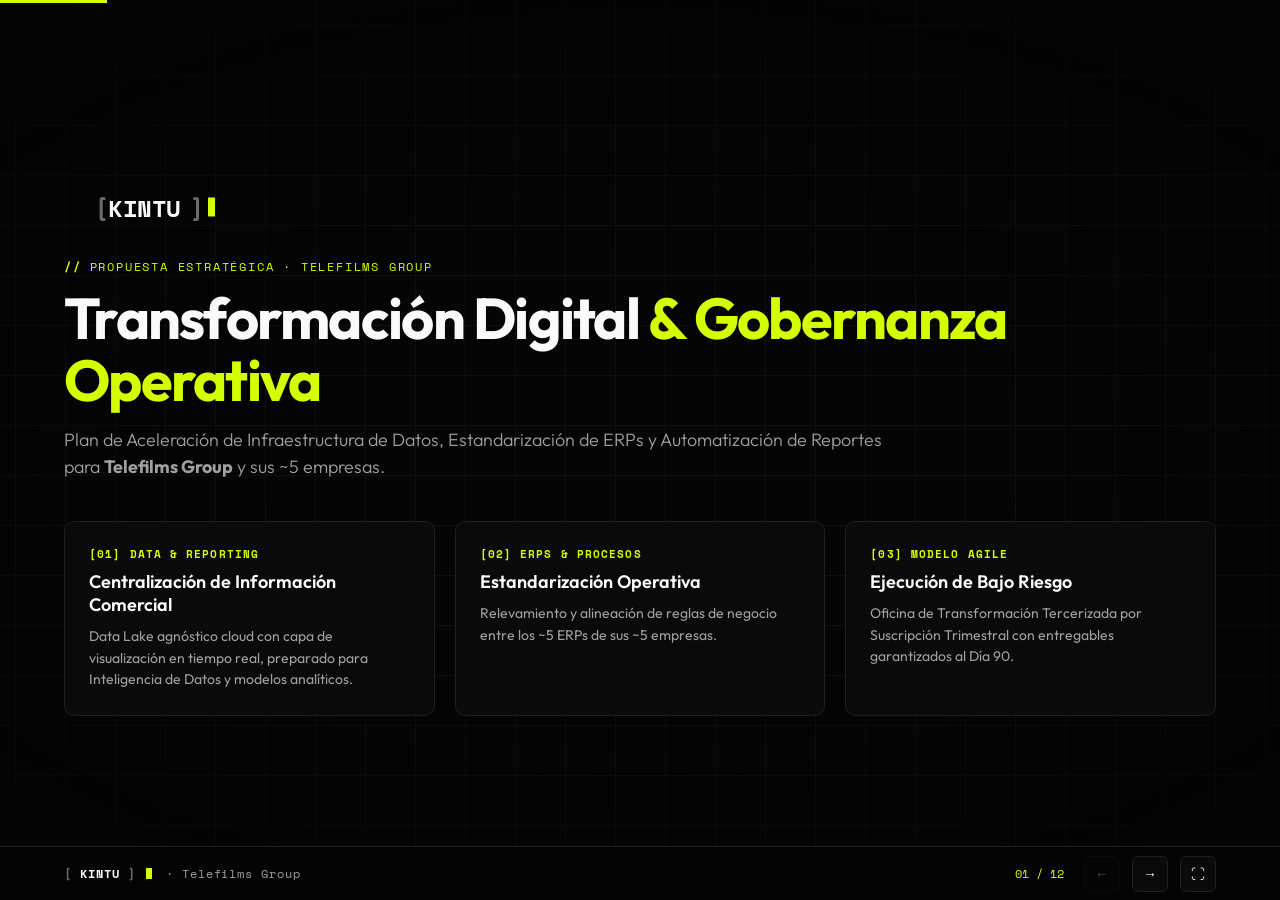
<file: Kintu-telefilms/propuesta_comercial_telefims_kintu.html>
<!DOCTYPE html>
<html lang="es">

<head>
  <meta charset="UTF-8">
  <meta name="viewport" content="width=device-width, initial-scale=1.0">
  <title>Kintu Labs — Telefilms Group · Propuesta Comercial & Estratégica (TTO)</title>
  <link rel="preconnect" href="https://fonts.googleapis.com">
  <link rel="preconnect" href="https://fonts.gstatic.com" crossorigin>
  <link
    href="https://fonts.googleapis.com/css2?family=Outfit:wght@300;400;500;600;700;800&family=Space+Mono:wght@400;700&display=swap"
    rel="stylesheet">
  <style>
    /* ═══════════════════════════════════════════════════
   DESIGN SYSTEM — KINTU LABORATORY (VOID & OPTICAL)
   ═══════════════════════════════════════════════════ */

    :root {
      --void: #050505;
      --void-elevated: #0A0A0A;
      --void-surface: #111111;
      --void-border: #1F1F1F;
      --optical: #FAFAFA;
      --optical-muted: #A0A0A0;
      --optical-dim: #6B6B6B;
      --grid-line: #161616;
      --grid-line-bright: #252525;

      --accent: #D4FF00;
      /* Neon Lime */
      --accent-dim: rgba(212, 255, 0, 0.12);
      --accent-glow: rgba(212, 255, 0, 0.06);

      --accent-blue: #4A90E2;
      --accent-blue-dim: rgba(74, 144, 226, 0.12);
      --accent-emerald: #00E676;
      --accent-emerald-dim: rgba(0, 230, 118, 0.12);
      --accent-purple: #A060FF;
      --accent-purple-dim: rgba(160, 96, 255, 0.12);
      --accent-amber: #FFB300;
      --accent-amber-dim: rgba(255, 179, 0, 0.12);
      --accent-rose: #FF5252;
      --accent-rose-dim: rgba(255, 82, 82, 0.12);

      --font-display: 'Outfit', -apple-system, BlinkMacSystemFont, sans-serif;
      --font-mono: 'Space Mono', monospace;

      --slide-padding: clamp(24px, 5vw, 72px);
      --slide-padding-y: clamp(24px, 4vh, 56px);
    }

    *,
    *::before,
    *::after {
      margin: 0;
      padding: 0;
      box-sizing: border-box;
    }

    ::selection {
      background: var(--accent);
      color: var(--void);
    }

    html,
    body {
      width: 100%;
      height: 100%;
      overflow: hidden;
      background: var(--void);
      color: var(--optical);
      font-family: var(--font-display);
      -webkit-font-smoothing: antialiased;
    }

    /* ═══════════════════════════════════════════════════
   MODE: DOCUMENT SCROLL (toggled via .mode-document)
   ═══════════════════════════════════════════════════ */

    html.mode-document,
    html.mode-document body {
      overflow-y: auto;
      overflow-x: hidden;
      height: auto;
    }

    html.mode-document .deck {
      display: none;
    }

    html.mode-document .nav-bar {
      display: none;
    }

    html.mode-document .progress-bar-top {
      display: none;
    }

    html.mode-document #proposalDocument {
      display: block;
    }

    html.mode-document .tech-grid {
      opacity: 0.3;
    }

    /* ═══════════════════════════════════════════════════
   DECK & SLIDE ENGINE
   ═══════════════════════════════════════════════════ */

    .deck {
      width: 100%;
      height: 100%;
      position: relative;
      z-index: 1;
    }

    .slide {
      position: absolute;
      inset: 0;
      display: flex;
      flex-direction: column;
      justify-content: center;
      padding: var(--slide-padding-y) var(--slide-padding);
      opacity: 0;
      pointer-events: none;
      transition: opacity 0.45s cubic-bezier(0.22, 1, 0.36, 1);
      overflow-y: auto;
      overflow-x: hidden;
      -webkit-overflow-scrolling: touch;
    }

    .slide.active {
      opacity: 1;
      pointer-events: all;
    }

    .slide.active .reveal {
      animation: revealUp 0.55s cubic-bezier(0.22, 1, 0.36, 1) both;
    }

    @keyframes revealUp {
      from {
        opacity: 0;
        transform: translateY(20px);
      }

      to {
        opacity: 1;
        transform: translateY(0);
      }
    }

    .reveal {
      opacity: 0;
    }

    .reveal:nth-child(1) {
      animation-delay: 0.06s;
    }

    .reveal:nth-child(2) {
      animation-delay: 0.12s;
    }

    .reveal:nth-child(3) {
      animation-delay: 0.18s;
    }

    .reveal:nth-child(4) {
      animation-delay: 0.24s;
    }

    .reveal:nth-child(5) {
      animation-delay: 0.30s;
    }

    .reveal:nth-child(6) {
      animation-delay: 0.36s;
    }

    .reveal:nth-child(7) {
      animation-delay: 0.42s;
    }

    /* ═══════════════════════════════════════════════════
   BACKGROUND GRID
   ═══════════════════════════════════════════════════ */

    .tech-grid {
      position: fixed;
      inset: 0;
      z-index: 0;
      pointer-events: none;
      background-image:
        linear-gradient(to right, var(--grid-line) 1px, transparent 1px),
        linear-gradient(to bottom, var(--grid-line) 1px, transparent 1px);
      background-size: 50px 50px;
      background-position: center center;
      opacity: 0.65;
      transition: opacity 0.5s ease;
    }

    .tech-grid::after {
      content: '';
      position: absolute;
      inset: 0;
      background: radial-gradient(ellipse 85% 65% at 50% 50%, transparent 35%, var(--void) 100%);
    }

    /* ═══════════════════════════════════════════════════
   TYPOGRAPHY & TAGS
   ═══════════════════════════════════════════════════ */

    .tag {
      font-family: var(--font-mono);
      font-size: clamp(10px, 1vw, 12px);
      letter-spacing: 0.15em;
      text-transform: uppercase;
      color: var(--accent);
      margin-bottom: 12px;
      display: flex;
      align-items: center;
      gap: 8px;
    }

    .tag::before {
      content: '//';
      font-weight: 700;
      color: var(--accent);
    }

    h1 {
      font-size: clamp(28px, 4.5vw, 64px);
      font-weight: 700;
      line-height: 1.08;
      letter-spacing: -0.03em;
      color: var(--optical);
      margin-bottom: 16px;
    }

    h2 {
      font-size: clamp(22px, 3vw, 42px);
      font-weight: 700;
      line-height: 1.12;
      letter-spacing: -0.025em;
      color: var(--optical);
      margin-bottom: 14px;
    }

    h1 .em,
    h2 .em,
    h3 .em {
      color: var(--accent);
    }

    .subtitle {
      font-size: clamp(14px, 1.4vw, 20px);
      color: var(--optical-muted);
      font-weight: 300;
      line-height: 1.5;
      max-width: 840px;
      margin-bottom: 24px;
    }

    /* ═══════════════════════════════════════════════════
   CARDS & GRIDS
   ═══════════════════════════════════════════════════ */

    .grid-2 {
      display: grid;
      grid-template-columns: repeat(2, 1fr);
      gap: 20px;
      margin-top: 16px;
    }

    .grid-3 {
      display: grid;
      grid-template-columns: repeat(3, 1fr);
      gap: 20px;
      margin-top: 16px;
    }

    .grid-4 {
      display: grid;
      grid-template-columns: repeat(4, 1fr);
      gap: 16px;
      margin-top: 16px;
    }

    .card {
      background: var(--void-elevated);
      border: 1px solid var(--void-border);
      border-radius: 10px;
      padding: 24px;
      position: relative;
      overflow: hidden;
      transition: border-color 0.3s ease, transform 0.3s ease;
    }

    .card:hover {
      border-color: var(--grid-line-bright);
      transform: translateY(-2px);
    }

    .card-accent {
      border-color: rgba(212, 255, 0, 0.3);
      background: linear-gradient(145deg, var(--void-elevated), rgba(212, 255, 0, 0.03));
    }

    .card-header-badge {
      font-family: var(--font-mono);
      font-size: 11px;
      font-weight: 700;
      letter-spacing: 0.1em;
      color: var(--accent);
      margin-bottom: 8px;
      text-transform: uppercase;
    }

    .card-title {
      font-size: 18px;
      font-weight: 600;
      color: var(--optical);
      margin-bottom: 10px;
      display: flex;
      align-items: center;
      gap: 8px;
    }

    .card-body {
      font-size: 14px;
      color: var(--optical-muted);
      line-height: 1.55;
    }

    /* ═══════════════════════════════════════════════════
   TRIAD & TEAM BADGES
   ═══════════════════════════════════════════════════ */

    .triad-badge {
      display: inline-flex;
      align-items: center;
      padding: 4px 10px;
      border-radius: 4px;
      font-family: var(--font-mono);
      font-size: 11px;
      font-weight: 700;
      letter-spacing: 0.08em;
      text-transform: uppercase;
      margin-bottom: 12px;
    }

    .badge-cerebro {
      background: var(--accent-purple-dim);
      color: #C490FF;
      border: 1px solid rgba(160, 96, 255, 0.3);
    }

    .badge-alma {
      background: var(--accent-emerald-dim);
      color: #00E676;
      border: 1px solid rgba(0, 230, 118, 0.3);
    }

    .badge-musculo {
      background: var(--accent-blue-dim);
      color: #64B5F6;
      border: 1px solid rgba(74, 144, 226, 0.3);
    }

    /* ═══════════════════════════════════════════════════
   ROADMAP & TIMELINE STYLES
   ═══════════════════════════════════════════════════ */

    .timeline {
      display: grid;
      grid-template-columns: repeat(3, 1fr);
      gap: 16px;
      margin-top: 20px;
    }

    .step-card {
      background: var(--void-surface);
      border: 1px solid var(--void-border);
      border-radius: 8px;
      padding: 20px;
      position: relative;
    }

    .step-num {
      font-family: var(--font-mono);
      font-size: 11px;
      color: var(--accent);
      margin-bottom: 8px;
      font-weight: 700;
      letter-spacing: 0.08em;
    }

    .step-title {
      font-size: 16px;
      font-weight: 600;
      color: var(--optical);
      margin-bottom: 8px;
    }

    .step-list {
      list-style: none;
      font-size: 13px;
      color: var(--optical-muted);
      line-height: 1.5;
    }

    .step-list li {
      margin-bottom: 6px;
      position: relative;
      padding-left: 14px;
    }

    .step-list li::before {
      content: '—';
      position: absolute;
      left: 0;
      color: var(--accent);
    }

    .gate-banner {
      background: linear-gradient(90deg, rgba(212, 255, 0, 0.08) 0%, rgba(212, 255, 0, 0.02) 100%);
      border: 1px dashed var(--accent);
      border-radius: 8px;
      padding: 16px 20px;
      margin-top: 16px;
      display: flex;
      align-items: center;
      justify-content: space-between;
    }

    .gate-title {
      font-size: 13px;
      font-weight: 700;
      color: var(--accent);
      font-family: var(--font-mono);
      letter-spacing: 0.08em;
    }

    .gate-desc {
      font-size: 13px;
      color: var(--optical-muted);
      line-height: 1.4;
    }

    /* ═══════════════════════════════════════════════════
   NAVIGATION BAR & BRANDING
   ═══════════════════════════════════════════════════ */

    .nav-bar {
      position: fixed;
      bottom: 0;
      inset-inline: 0;
      height: 54px;
      z-index: 100;
      background: rgba(5, 5, 5, 0.88);
      backdrop-filter: blur(14px);
      -webkit-backdrop-filter: blur(14px);
      border-top: 1px solid var(--void-border);
      display: flex;
      align-items: center;
      justify-content: space-between;
      padding: 0 var(--slide-padding);
    }

    .nav-brand {
      font-family: var(--font-mono);
      font-size: 12px;
      letter-spacing: 0.08em;
      color: var(--optical-muted);
      display: flex;
      align-items: center;
      gap: 8px;
    }

    .brand-cursor {
      display: inline-block;
      width: 6px;
      height: 11px;
      background: var(--accent);
      margin-left: 2px;
      animation: blink 1.2s infinite;
    }

    @keyframes blink {

      0%,
      100% {
        opacity: 1;
      }

      50% {
        opacity: 0.2;
      }
    }

    .nav-controls {
      display: flex;
      align-items: center;
      gap: 12px;
    }

    .nav-progress {
      font-family: var(--font-mono);
      font-size: 12px;
      color: var(--accent);
      margin-right: 8px;
    }

    .nav-btn {
      background: var(--void-elevated);
      border: 1px solid var(--void-border);
      color: var(--optical);
      width: 36px;
      height: 36px;
      border-radius: 6px;
      cursor: pointer;
      display: flex;
      align-items: center;
      justify-content: center;
      font-size: 14px;
      transition: all 0.2s ease;
    }

    .nav-btn:hover:not(:disabled) {
      background: var(--accent);
      color: var(--void);
      border-color: var(--accent);
    }

    .nav-btn:disabled {
      opacity: 0.3;
      cursor: not-allowed;
    }

    .progress-bar-top {
      position: fixed;
      top: 0;
      left: 0;
      height: 3px;
      background: var(--accent);
      width: 0%;
      z-index: 101;
      transition: width 0.3s ease;
    }

    /* ═══════════════════════════════════════════════════
   CTA BUTTON — TRANSITION TO PROPOSAL
   ═══════════════════════════════════════════════════ */

    .cta-proposal {
      display: inline-flex;
      align-items: center;
      gap: 10px;
      padding: 14px 28px;
      background: var(--accent);
      color: var(--void);
      font-family: var(--font-mono);
      font-size: 13px;
      font-weight: 700;
      letter-spacing: 0.06em;
      text-transform: uppercase;
      border: none;
      border-radius: 8px;
      cursor: pointer;
      transition: all 0.3s cubic-bezier(0.22, 1, 0.36, 1);
      margin-top: 12px;
      text-decoration: none;
    }

    .cta-proposal:hover {
      transform: translateY(-2px);
      box-shadow: 0 0 30px rgba(212, 255, 0, 0.25), 0 0 60px rgba(212, 255, 0, 0.1);
    }

    .cta-proposal .arrow {
      font-size: 18px;
      transition: transform 0.3s ease;
    }

    .cta-proposal:hover .arrow {
      transform: translateY(3px);
    }

    /* ═══════════════════════════════════════════════════
   DOCUMENT MODE — PROPOSAL STYLES
   ═══════════════════════════════════════════════════ */

    #proposalDocument {
      display: none;
      position: relative;
      z-index: 2;
    }

    .doc-container {
      max-width: 920px;
      margin: 0 auto;
      padding: 60px clamp(20px, 5vw, 48px) 100px;
    }

    /* Back to presentation button */
    .doc-back-btn {
      position: fixed;
      top: 20px;
      left: 20px;
      z-index: 200;
      display: inline-flex;
      align-items: center;
      gap: 8px;
      padding: 10px 18px;
      background: rgba(10, 10, 10, 0.85);
      backdrop-filter: blur(12px);
      border: 1px solid var(--void-border);
      border-radius: 8px;
      color: var(--optical-muted);
      font-family: var(--font-mono);
      font-size: 11px;
      letter-spacing: 0.06em;
      text-transform: uppercase;
      cursor: pointer;
      transition: all 0.25s ease;
      text-decoration: none;
    }

    .doc-back-btn:hover {
      border-color: var(--accent);
      color: var(--accent);
    }

    /* Document header — transition divider */
    .doc-header {
      text-align: center;
      padding: 80px 0 60px;
      border-bottom: 1px solid var(--void-border);
      margin-bottom: 60px;
      position: relative;
    }

    .doc-header::before {
      content: '';
      position: absolute;
      inset: 0;
      background: radial-gradient(ellipse 60% 100% at 50% 0%, rgba(212, 255, 0, 0.04), transparent 70%);
      pointer-events: none;
    }

    .doc-header .doc-label {
      font-family: var(--font-mono);
      font-size: 11px;
      letter-spacing: 0.2em;
      text-transform: uppercase;
      color: var(--accent);
      margin-bottom: 20px;
      display: block;
    }

    .doc-header h1 {
      font-size: clamp(28px, 4vw, 48px);
      margin-bottom: 16px;
    }

    .doc-header .doc-meta {
      font-size: 14px;
      color: var(--optical-dim);
      line-height: 1.8;
    }

    .doc-header .doc-meta strong {
      color: var(--optical-muted);
    }

    /* TOC — Table of Contents */
    .doc-toc {
      position: fixed;
      top: 80px;
      right: clamp(10px, 2vw, 30px);
      width: 220px;
      z-index: 150;
      max-height: calc(100vh - 120px);
      overflow-y: auto;
      padding: 16px;
      background: rgba(10, 10, 10, 0.75);
      backdrop-filter: blur(14px);
      border: 1px solid var(--void-border);
      border-radius: 10px;
      scrollbar-width: thin;
      scrollbar-color: var(--void-border) transparent;
    }

    .doc-toc-title {
      font-family: var(--font-mono);
      font-size: 10px;
      letter-spacing: 0.15em;
      text-transform: uppercase;
      color: var(--accent);
      margin-bottom: 12px;
      padding-bottom: 8px;
      border-bottom: 1px solid var(--void-border);
    }

    .doc-toc a {
      display: block;
      padding: 5px 0;
      font-size: 12px;
      color: var(--optical-dim);
      text-decoration: none;
      transition: color 0.2s ease;
      line-height: 1.4;
    }

    .doc-toc a:hover,
    .doc-toc a.active {
      color: var(--accent);
    }

    .doc-toc a.active {
      font-weight: 600;
    }

    /* Section styling */
    .doc-section {
      margin-bottom: 56px;
      padding-bottom: 48px;
      border-bottom: 1px solid var(--void-border);
      scroll-margin-top: 40px;
    }

    .doc-section:last-child {
      border-bottom: none;
    }

    .doc-section-num {
      font-family: var(--font-mono);
      font-size: 11px;
      letter-spacing: 0.15em;
      text-transform: uppercase;
      color: var(--accent);
      margin-bottom: 10px;
      display: block;
    }

    .doc-section h2 {
      font-size: clamp(22px, 3vw, 32px);
      margin-bottom: 20px;
    }

    .doc-section h3 {
      font-size: 20px;
      font-weight: 600;
      color: var(--optical);
      margin-bottom: 14px;
      margin-top: 28px;
    }

    .doc-section h4 {
      font-size: 16px;
      font-weight: 600;
      color: var(--accent);
      margin-bottom: 10px;
      margin-top: 20px;
      font-family: var(--font-mono);
      letter-spacing: 0.03em;
    }

    .doc-text {
      font-size: 15px;
      color: var(--optical-muted);
      line-height: 1.75;
      margin-bottom: 16px;
    }

    .doc-text strong {
      color: var(--optical);
      font-weight: 600;
    }

    .doc-text em {
      color: var(--accent);
      font-style: italic;
    }

    /* Document lists */
    .doc-list {
      list-style: none;
      padding: 0;
      margin: 16px 0;
    }

    .doc-list li {
      position: relative;
      padding-left: 20px;
      margin-bottom: 10px;
      font-size: 15px;
      color: var(--optical-muted);
      line-height: 1.65;
    }

    .doc-list li::before {
      content: '—';
      position: absolute;
      left: 0;
      color: var(--accent);
      font-weight: 700;
    }

    .doc-list li strong {
      color: var(--optical);
    }

    /* Numbered list */
    .doc-list-numbered {
      list-style: none;
      padding: 0;
      margin: 16px 0;
      counter-reset: doc-counter;
    }

    .doc-list-numbered li {
      position: relative;
      padding-left: 32px;
      margin-bottom: 14px;
      font-size: 15px;
      color: var(--optical-muted);
      line-height: 1.65;
      counter-increment: doc-counter;
    }

    .doc-list-numbered li::before {
      content: counter(doc-counter) '.';
      position: absolute;
      left: 0;
      color: var(--accent);
      font-family: var(--font-mono);
      font-weight: 700;
      font-size: 14px;
    }

    .doc-list-numbered li strong {
      color: var(--optical);
    }

    /* Document tables */
    .doc-table-wrap {
      overflow-x: auto;
      margin: 20px 0;
      border-radius: 10px;
      border: 1px solid var(--void-border);
    }

    .doc-table {
      width: 100%;
      border-collapse: collapse;
      font-size: 14px;
    }

    .doc-table thead {
      background: var(--void-surface);
    }

    .doc-table th {
      padding: 14px 18px;
      text-align: left;
      font-family: var(--font-mono);
      font-size: 11px;
      font-weight: 700;
      letter-spacing: 0.1em;
      text-transform: uppercase;
      color: var(--accent);
      border-bottom: 1px solid var(--void-border);
    }

    .doc-table td {
      padding: 14px 18px;
      color: var(--optical-muted);
      line-height: 1.5;
      border-bottom: 1px solid var(--void-border);
      vertical-align: top;
    }

    .doc-table tr:last-child td {
      border-bottom: none;
    }

    .doc-table td strong {
      color: var(--optical);
    }

    .doc-table tr:hover td {
      background: rgba(212, 255, 0, 0.02);
    }

    /* Highlight box */
    .doc-highlight {
      background: linear-gradient(135deg, rgba(212, 255, 0, 0.06), rgba(212, 255, 0, 0.02));
      border: 1px solid rgba(212, 255, 0, 0.2);
      border-radius: 10px;
      padding: 24px;
      margin: 24px 0;
    }

    .doc-highlight-amber {
      background: linear-gradient(135deg, rgba(255, 179, 0, 0.06), rgba(255, 179, 0, 0.02));
      border-color: rgba(255, 179, 0, 0.2);
    }

    .doc-highlight-blue {
      background: linear-gradient(135deg, rgba(74, 144, 226, 0.06), rgba(74, 144, 226, 0.02));
      border-color: rgba(74, 144, 226, 0.2);
    }

    .doc-highlight-title {
      font-family: var(--font-mono);
      font-size: 12px;
      font-weight: 700;
      letter-spacing: 0.08em;
      text-transform: uppercase;
      color: var(--accent);
      margin-bottom: 10px;
    }

    .doc-highlight-amber .doc-highlight-title {
      color: var(--accent-amber);
    }

    .doc-highlight-blue .doc-highlight-title {
      color: var(--accent-blue);
    }

    /* FAQ Accordion */
    .faq-item {
      border: 1px solid var(--void-border);
      border-radius: 10px;
      margin-bottom: 12px;
      overflow: hidden;
      transition: border-color 0.3s ease;
    }

    .faq-item:hover {
      border-color: var(--grid-line-bright);
    }

    .faq-question {
      display: flex;
      align-items: center;
      justify-content: space-between;
      width: 100%;
      padding: 18px 22px;
      background: var(--void-elevated);
      border: none;
      color: var(--optical);
      font-family: var(--font-display);
      font-size: 15px;
      font-weight: 600;
      text-align: left;
      cursor: pointer;
      transition: background 0.2s ease;
      gap: 16px;
    }

    .faq-question:hover {
      background: var(--void-surface);
    }

    .faq-question .faq-icon {
      font-size: 18px;
      color: var(--accent);
      transition: transform 0.3s ease;
      flex-shrink: 0;
    }

    .faq-item.open .faq-question .faq-icon {
      transform: rotate(45deg);
    }

    .faq-answer {
      max-height: 0;
      overflow: hidden;
      transition: max-height 0.4s cubic-bezier(0.22, 1, 0.36, 1);
    }

    .faq-item.open .faq-answer {
      max-height: 600px;
    }

    .faq-answer-inner {
      padding: 0 22px 22px;
      font-size: 14px;
      color: var(--optical-muted);
      line-height: 1.7;
    }

    /* Signature block */
    .doc-signature {
      display: grid;
      grid-template-columns: 1fr 1fr;
      gap: 32px;
      margin-top: 40px;
    }

    .doc-signature-block {
      background: var(--void-elevated);
      border: 1px solid var(--void-border);
      border-radius: 10px;
      padding: 28px;
    }

    .doc-signature-block h4 {
      font-size: 14px;
      font-weight: 700;
      color: var(--optical);
      margin-bottom: 20px;
      font-family: var(--font-display);
      letter-spacing: 0;
    }

    .sig-line {
      border-bottom: 1px dashed var(--void-border);
      padding: 10px 0 2px;
      margin-bottom: 6px;
      font-size: 14px;
      color: var(--optical-muted);
      min-height: 38px;
    }

    .sig-line .sig-label {
      font-size: 11px;
      font-family: var(--font-mono);
      color: var(--optical-dim);
      letter-spacing: 0.06em;
      text-transform: uppercase;
    }

    .sig-line .sig-value {
      font-weight: 500;
      color: var(--optical);
    }

    /* Document footer */
    .doc-footer {
      text-align: center;
      padding: 48px 0 24px;
      margin-top: 40px;
      border-top: 1px solid var(--void-border);
    }

    .doc-footer .doc-confidential {
      font-family: var(--font-mono);
      font-size: 11px;
      letter-spacing: 0.12em;
      text-transform: uppercase;
      color: var(--optical-dim);
    }

    /* Option cards */
    .option-cards {
      display: grid;
      grid-template-columns: 1fr 1fr;
      gap: 20px;
      margin: 20px 0;
    }

    .option-card {
      background: var(--void-elevated);
      border: 1px solid var(--void-border);
      border-radius: 10px;
      padding: 24px;
      transition: border-color 0.3s ease;
    }

    .option-card:hover {
      border-color: var(--grid-line-bright);
    }

    .option-card-label {
      font-family: var(--font-mono);
      font-size: 12px;
      font-weight: 700;
      letter-spacing: 0.1em;
      text-transform: uppercase;
      color: var(--accent);
      margin-bottom: 10px;
    }

    .option-card-title {
      font-size: 17px;
      font-weight: 600;
      color: var(--optical);
      margin-bottom: 8px;
    }

    .option-card-desc {
      font-size: 14px;
      color: var(--optical-muted);
      line-height: 1.55;
    }

    /* Steps grid in document */
    .doc-steps {
      display: grid;
      grid-template-columns: repeat(2, 1fr);
      gap: 16px;
      margin: 20px 0;
    }

    .doc-step {
      background: var(--void-surface);
      border: 1px solid var(--void-border);
      border-radius: 10px;
      padding: 22px;
    }

    .doc-step-num {
      font-family: var(--font-mono);
      font-size: 11px;
      color: var(--accent);
      font-weight: 700;
      letter-spacing: 0.08em;
      margin-bottom: 8px;
    }

    .doc-step-title {
      font-size: 16px;
      font-weight: 600;
      color: var(--optical);
      margin-bottom: 8px;
    }

    .doc-step-desc {
      font-size: 14px;
      color: var(--optical-muted);
      line-height: 1.55;
    }

    /* Commitment columns */
    .commitment-cols {
      display: grid;
      grid-template-columns: 1fr 1fr;
      gap: 24px;
      margin: 20px 0;
    }

    .commitment-col {
      background: var(--void-elevated);
      border: 1px solid var(--void-border);
      border-radius: 10px;
      padding: 24px;
    }

    .commitment-col h4 {
      margin-top: 0;
    }

    /* Part divider between strategic & commercial sections */
    .doc-part-divider {
      text-align: center;
      padding: 48px 0;
      margin: 48px 0;
      position: relative;
      border-top: 1px solid var(--void-border);
      border-bottom: 1px solid var(--void-border);
    }

    .doc-part-divider::before {
      content: '';
      position: absolute;
      inset: 0;
      background: radial-gradient(ellipse 60% 100% at 50% 50%, rgba(212, 255, 0, 0.03), transparent 70%);
      pointer-events: none;
    }

    .doc-part-divider .part-label {
      font-family: var(--font-mono);
      font-size: 11px;
      letter-spacing: 0.2em;
      text-transform: uppercase;
      color: var(--accent);
      margin-bottom: 8px;
      display: block;
    }

    .doc-part-divider .part-title {
      font-size: clamp(20px, 2.5vw, 28px);
      font-weight: 700;
      color: var(--optical);
    }

    /* TOC group headers */
    .doc-toc-group {
      font-family: var(--font-mono);
      font-size: 9px;
      letter-spacing: 0.15em;
      text-transform: uppercase;
      color: var(--optical-dim);
      margin-top: 14px;
      margin-bottom: 6px;
      padding-top: 10px;
      border-top: 1px solid var(--void-border);
      display: block;
    }

    .doc-toc-group:first-of-type {
      margin-top: 0;
      padding-top: 0;
      border-top: none;
    }

    /* Value proposition row */
    .value-row {
      display: grid;
      grid-template-columns: repeat(3, 1fr);
      gap: 16px;
      margin: 20px 0;
    }

    .value-card {
      background: var(--void-elevated);
      border: 1px solid var(--void-border);
      border-radius: 10px;
      padding: 22px;
      border-top: 3px solid var(--accent);
      transition: border-color 0.3s ease;
    }

    .value-card:hover {
      border-color: var(--grid-line-bright);
      border-top-color: var(--accent);
    }

    .value-card-title {
      font-size: 16px;
      font-weight: 600;
      color: var(--optical);
      margin-bottom: 8px;
    }

    .value-card-desc {
      font-size: 14px;
      color: var(--optical-muted);
      line-height: 1.55;
    }

    /* Triad cards in document mode */
    .doc-triad-grid {
      display: grid;
      grid-template-columns: repeat(3, 1fr);
      gap: 16px;
      margin: 20px 0;
    }

    .doc-triad-card {
      background: var(--void-elevated);
      border: 1px solid var(--void-border);
      border-radius: 10px;
      padding: 22px;
    }

    .doc-triad-card .triad-badge {
      margin-bottom: 10px;
    }

    .doc-triad-card-title {
      font-size: 16px;
      font-weight: 600;
      color: var(--optical);
      margin-bottom: 8px;
    }

    .doc-triad-card-roles {
      font-family: var(--font-mono);
      font-size: 11px;
      color: var(--accent);
      margin-bottom: 10px;
      letter-spacing: 0.04em;
    }

    .doc-triad-card-desc {
      font-size: 14px;
      color: var(--optical-muted);
      line-height: 1.55;
    }

    /* Differentiator comparison table */
    .diff-comparison {
      display: grid;
      grid-template-columns: repeat(3, 1fr);
      gap: 16px;
      margin: 20px 0;
    }

    .diff-col {
      background: var(--void-elevated);
      border: 1px solid var(--void-border);
      border-radius: 10px;
      padding: 22px;
    }

    .diff-col.diff-kintu {
      border-color: rgba(212, 255, 0, 0.3);
      background: linear-gradient(145deg, var(--void-elevated), rgba(212, 255, 0, 0.03));
    }

    .diff-col-label {
      font-family: var(--font-mono);
      font-size: 11px;
      font-weight: 700;
      letter-spacing: 0.08em;
      text-transform: uppercase;
      margin-bottom: 12px;
    }

    .diff-col-label.dim {
      color: var(--optical-dim);
    }

    .diff-col-label.accent {
      color: var(--accent);
    }

    /* Responsive additions for new components */
    @media (max-width: 992px) {
      .value-row {
        grid-template-columns: 1fr;
      }

      .doc-triad-grid {
        grid-template-columns: 1fr;
      }

      .diff-comparison {
        grid-template-columns: 1fr;
      }
    }

    /* ═══════════════════════════════════════════════════
   RESPONSIVE DESIGN
   ═══════════════════════════════════════════════════ */

    @media (max-width: 992px) {
      :root {
        --slide-padding: clamp(16px, 4vw, 36px);
        --slide-padding-y: clamp(20px, 3vh, 40px);
      }

      .grid-4 {
        grid-template-columns: repeat(2, 1fr);
        gap: 14px;
      }

      .grid-3 {
        grid-template-columns: repeat(2, 1fr);
        gap: 14px;
      }

      .grid-2 {
        grid-template-columns: repeat(2, 1fr);
        gap: 14px;
      }

      .timeline {
        grid-template-columns: repeat(2, 1fr);
        gap: 14px;
      }

      .doc-toc {
        display: none;
      }

      .doc-signature {
        grid-template-columns: 1fr;
      }

      .option-cards {
        grid-template-columns: 1fr;
      }

      .doc-steps {
        grid-template-columns: 1fr;
      }

      .commitment-cols {
        grid-template-columns: 1fr;
      }
    }

    @media (max-width: 640px) {
      :root {
        --slide-padding: 16px;
        --slide-padding-y: 20px;
      }

      .slide {
        padding-bottom: 84px;
        justify-content: flex-start;
        padding-top: 24px;
      }

      h1 {
        font-size: clamp(24px, 6.5vw, 34px);
        margin-bottom: 12px;
      }

      h2 {
        font-size: clamp(20px, 5.5vw, 26px);
        margin-bottom: 10px;
      }

      .subtitle {
        font-size: 14px;
        line-height: 1.45;
        margin-bottom: 16px;
      }

      .grid-4,
      .grid-3,
      .grid-2,
      .timeline {
        grid-template-columns: 1fr;
        gap: 12px;
        margin-top: 12px;
      }

      .card {
        padding: 16px;
        border-radius: 8px;
      }

      .card-title {
        font-size: 16px;
      }

      .card-body {
        font-size: 13px;
        line-height: 1.5;
      }

      .gate-banner {
        flex-direction: column;
        align-items: flex-start;
        gap: 8px;
        padding: 14px;
      }

      .nav-bar {
        height: 56px;
        padding: 0 16px;
      }

      .nav-brand {
        font-size: 11px;
      }

      .nav-btn {
        width: 38px;
        height: 38px;
        font-size: 16px;
      }

      .doc-container {
        padding: 40px 16px 80px;
      }

      .doc-header {
        padding: 60px 0 40px;
      }
    }
  </style>
</head>

<body>

  <div class="progress-bar-top" id="progressBar"></div>
  <div class="tech-grid"></div>

  <div class="deck">

    <!-- ═══════════════════════════════════════════════════
       SLIDE 1: PORTADA EJECUTIVA CON LOGO KINTU OFICIAL
       ═══════════════════════════════════════════════════ -->
    <div class="slide active">
      <div class="reveal" style="margin-bottom: 20px;">
        <svg width="220" height="50" viewBox="0 0 350 100" fill="none" xmlns="http://www.w3.org/2000/svg">
          <g transform="translate(15, 65)" font-family="'Space Mono', monospace" font-weight="bold">
            <text fill="#6B6B6B" font-size="48" letter-spacing="-2">[</text>
            <text fill="#FAFAFA" font-size="48" x="28" letter-spacing="-1">KINTU</text>
            <text fill="#6B6B6B" font-size="48" x="192" letter-spacing="-2">]</text>
            <rect x="228" y="-38" width="14" height="38" fill="#D4FF00" />
          </g>
        </svg>
      </div>

      <div class="tag reveal">PROPUESTA ESTRATÉGICA · TELEFILMS GROUP</div>
      <h1 class="reveal">Transformación Digital <span class="em">& Gobernanza Operativa</span></h1>
      <p class="subtitle reveal">
        Plan de Aceleración de Infraestructura de Datos, Estandarización de ERPs y Automatización de Reportes para
        <strong>Telefilms Group</strong> y sus ~5 empresas.
      </p>

      <div class="grid-3 reveal">
        <div class="card">
          <div class="card-header-badge">[01] DATA & REPORTING</div>
          <div class="card-title">Centralización de Información Comercial</div>
          <div class="card-body">Data Lake agnóstico cloud con capa de visualización en tiempo real, preparado para
            Inteligencia de Datos y modelos analíticos.</div>
        </div>
        <div class="card">
          <div class="card-header-badge">[02] ERPs & PROCESOS</div>
          <div class="card-title">Estandarización Operativa</div>
          <div class="card-body">Relevamiento y alineación de reglas de negocio entre los ~5 ERPs de sus ~5 empresas.
          </div>
        </div>
        <div class="card">
          <div class="card-header-badge">[03] MODELO AGILE</div>
          <div class="card-title">Ejecución de Bajo Riesgo</div>
          <div class="card-body">Oficina de Transformación Tercerizada por Suscripción Trimestral con entregables
            garantizados al Día 90.</div>
        </div>
      </div>
    </div>

    <!-- ═══════════════════════════════════════════════════
       SLIDE 2: DIAGNÓSTICO OPERATIVO & PAIN POINTS
       ═══════════════════════════════════════════════════ -->
    <div class="slide">
      <div class="tag reveal">DIAGNÓSTICO OPERATIVO · TELEFILMS GROUP</div>
      <h2 class="reveal">El Desafío Operativo: <span class="em">Crecimiento vs. Fragmentación</span></h2>
      <p class="subtitle reveal">
        Telefilms domina la industria del entretenimiento en la región, pero la gestión de información opera bajo islas
        heterogéneas de software y procesos manuales.
      </p>

      <div class="grid-2 reveal">
        <div class="card">
          <div class="card-header-badge">[01] FRICCIÓN EN DATOS & GESTIÓN FINANCIERA</div>
          <div class="card-title">Sistemas Desconectados & Reportes Manuales</div>
          <div class="card-body">
            <ul style="list-style: none; line-height: 1.8;">
              <li>— <strong>Fragmentación de Software:</strong> ~5 ERPs desconectados (SAP B1, Oppen, Softland, Memory,
                Panda, Sage).</li>
              <li>— <strong>Trabajo Manual Repetitivo:</strong> Horas semanales invertidas por equipos regionales
                consolidando datos en hojas de cálculo.</li>
              <li>— <strong>Atomización de Información Comercial Multicanal:</strong> Dificultad para consolidar en
                tiempo real el ciclo completo de la película (P&L, TVOD/SVOD y plazos de cobro regional).</li>
              <li>— <strong>Liquidación a Productores:</strong> Cálculos complejos de regalías por contrato que toman
                demasiado tiempo por falta de reglas unificadas.</li>
            </ul>
          </div>
        </div>

        <div class="card">
          <div class="card-header-badge">[02] FRICCIÓN CULTURAL & GOBERNANZA</div>
          <div class="card-title">Estandarización & Adopción de Equipos</div>
          <div class="card-body">
            <ul style="list-style: none; line-height: 1.8;">
              <li>— <strong>Hábitos Legacy:</strong> Equipos apoyados en planillas de cálculo paralelas por desconfianza
                o desconocimiento
                de los reportes actuales.</li>
              <li>— <strong>Disparidad Operativa:</strong> Reglas de negocio dispares entre las 5 empresas.</li>
              <li>— <strong>Prevención de Riesgo Tecnológico:</strong> Necesidad de validar la arquitectura y los
                prototipos visuales antes de comprometer inversiones grandes en desarrollo.</li>
            </ul>
          </div>
        </div>
      </div>
    </div>

    <!-- ═══════════════════════════════════════════════════
       SLIDE 3: QUIÉNES SOMOS (CON LOGO OFICIAL KINTU)
       ═══════════════════════════════════════════════════ -->
    <div class="slide">
      <div style="display: flex; align-items: center; justify-content: space-between; margin-bottom: 8px;">
        <div class="tag reveal">EL PARTNER ESTRATÉGICO · KINTU LABS</div>
        <div class="reveal">
          <svg width="150" height="35" viewBox="0 0 350 100" fill="none" xmlns="http://www.w3.org/2000/svg">
            <g transform="translate(15, 65)" font-family="'Space Mono', monospace" font-weight="bold">
              <text fill="#6B6B6B" font-size="44" letter-spacing="-2">[</text>
              <text fill="#FAFAFA" font-size="44" x="28" letter-spacing="-1">KINTU</text>
              <text fill="#6B6B6B" font-size="44" x="192" letter-spacing="-2">]</text>
              <rect x="228" y="-35" width="14" height="35" fill="#D4FF00" />
            </g>
          </svg>
        </div>
      </div>

      <h2 class="reveal">Más que Proveedores de Software: <span class="em">Socios en Infraestructura</span></h2>
      <p class="subtitle reveal">
        En Kintu transformamos la manera en que las organizaciones regionales complejas toman decisiones, integrando
        visión estratégica de negocio, cultura y tecnología.
      </p>

      <div class="grid-3 reveal">
        <div class="card card-accent">
          <div class="card-header-badge">Enfoque de Negocio</div>
          <div class="card-title">Visión Co-Founder</div>
          <div class="card-body">
            Nos involucramos directamente en la rentabilidad y la eficiencia operativa de Telefilms. No vendemos horas
            de programación; garantizamos impacto tangible.
          </div>
        </div>

        <div class="card card-accent">
          <div class="card-header-badge">New Way of Work</div>
          <div class="card-title">Gobernanza & Cambio</div>
          <div class="card-body">
            Resolvemos el nudo donde fracasan el 70% de las iniciativas corporativas: en la resistencia cultural del
            equipo operativo y la falta de estandarización.
          </div>
        </div>

        <div class="card card-accent">
          <div class="card-header-badge">Compromiso de Autonomía</div>
          <div class="card-title">Retiro por Impacto</div>
          <div class="card-body">
            Instalamos la arquitectura y capacitamos a sus equipos para que operen con total autonomía. Nos retiramos
            cuando el retorno de inversión es medible.
          </div>
        </div>
      </div>
    </div>

    <!-- ═══════════════════════════════════════════════════
       SLIDE 4: EL PRODUCTO SOLUCIÓN (KINTU TTO)
       ═══════════════════════════════════════════════════ -->
    <div class="slide">
      <div class="tag reveal">EL VEHÍCULO DE EJECUCIÓN · PRODUCTO KINTU TTO</div>
      <h2 class="reveal">Transformation Task Force <span class="em">as a Service</span></h2>
      <p class="subtitle reveal">
        El vehículo comercial: una Célula de Transformación por Suscripción Trimestral que asume el 100% de la dirección
        y ejecución del proyecto sin sobrecargar su estructura.
      </p>

      <div class="grid-3 reveal">
        <div class="card">
          <div class="card-header-badge">Estructura Adaptativa</div>
          <div class="card-title">Equipo Dinámico (Squad)</div>
          <div class="card-body">
            Modulamos internamente la asignación de especialistas en ingeniería de datos, procesos, arquitectura y UX
            según el estadio del proyecto.
          </div>
        </div>

        <div class="card">
          <div class="card-header-badge">Valor Inmediato</div>
          <div class="card-title">Intervención "In-Flight" Directa</div>
          <div class="card-body">
            Optimización inmediata en directo de procesos y plantillas en las filiales durante el relevamiento, sin
            esperar a la finalización del software.
          </div>
        </div>

        <div class="card">
          <div class="card-header-badge">Bajo Riesgo</div>
          <div class="card-title">Decision Gate al Día 90</div>
          <div class="card-body">
            Sin compromisos a 18 meses a ciegas. Al finalizar el primer trimestre, Telefilms cuenta con los planos y
            prototipos completos para decidir el siguiente paso.
          </div>
        </div>
      </div>
    </div>

    <!-- ═══════════════════════════════════════════════════
       SLIDE 5: LA ARQUITECTURA DE LAS 3 CAPAS (CONCEPTUAL)
       ═══════════════════════════════════════════════════ -->
    <div class="slide">
      <div class="tag reveal">ARQUITECTURA DE VALOR · CEREBRO + ALMA + MÚSCULO</div>
      <h2 class="reveal">La Tríada Kintu: <span class="em">Estrategia, Adopción e Ingeniería</span></h2>
      <p class="subtitle reveal">
        La mayoría de los proyectos tecnológicos fracasan por aislar la tecnología de la estrategia y de las personas.
        Nuestra arquitectura resuelve las 3 dimensiones en simultáneo.
      </p>

      <div class="grid-3 reveal">
        <div class="card">
          <span class="triad-badge badge-cerebro">Capa Cerebro</span>
          <div class="card-title">Estrategia & Procesos</div>
          <div class="card-body">
            Dirección estratégica de arquitectura empresarial, evaluación del ecosistema de ERPs y estandarización
            regional de reglas de negocio para asegurar que cada desarrollo responda directamente a objetivos de
            rentabilidad.
          </div>
        </div>

        <div class="card">
          <span class="triad-badge badge-alma">Capa Alma</span>
          <div class="card-title">Adopción & Cambio Cultural</div>
          <div class="card-body">
            Facilitación con líderes regionales, gestión del cambio organizacional y alineación del trabajo operativo
            hacia una Única Fuente de Verdad, acompañando la transición hacia sistemas unificados.
          </div>
        </div>

        <div class="card">
          <span class="triad-badge badge-musculo">Capa Músculo</span>
          <div class="card-title">Ingeniería & Software</div>
          <div class="card-body">
            Construcción de pipelines de datos, integración técnica entre sistemas, prototipado interactivo de
            experiencia de usuario (UX) e implementación de productos digitales escalables y seguros.
          </div>
        </div>
      </div>
    </div>

    <!-- ═══════════════════════════════════════════════════
       SLIDE 6: GOBERNANZA & VALOR DE NEGOCIO
       ═══════════════════════════════════════════════════ -->
    <div class="slide">
      <div class="tag reveal">METODOLOGÍA OPERATIVA · GOBERNANZA POR RESULTADOS</div>
      <h2 class="reveal">Sprints de Enfoque <span class="em">& Resultados Cuantificables</span></h2>
      <p class="subtitle reveal">
        Alineamos la ejecución técnica con las prioridades reales del negocio, estableciendo metas claras y medibles
        junto a los líderes de Telefilms.
      </p>

      <div class="grid-2 reveal">
        <div class="card">
          <div class="card-header-badge">[01] ALINEACIÓN CONTINUA</div>
          <div class="card-title">Sprints de Enfoque con Stakeholders</div>
          <div class="card-body">
            El Director de Transformación Digital de Kintu facilita sesiones periódicas de alineación junto a los
            <strong>Stakeholders del proyecto</strong>.
            En ellas co-definimos el rumbo de cada ciclo. Si una prioridad exige virar la atención de tecnología a
            procesos, el Sprint pivota dinámicamente sin trámites ni fricción contractual.
          </div>
        </div>

        <div class="card">
          <div class="card-header-badge">[02] VALOR DE NEGOCIO</div>
          <div class="card-title">Co-Definición de KPIs, Hipótesis & ROI</div>
          <div class="card-body">
            Antes de iniciar cada desarrollo, acordamos en conjunto los <strong>KPIs a impactar, las hipótesis de cambio
              operativo y el retorno esperado</strong>.
            Evaluamos los resultados según la automatización de la ingesta de ventas regionales, la velocidad de
            liquidación y la confiabilidad de los reportes, garantizando valor real en cada entrega.
          </div>
        </div>
      </div>
    </div>

    <!-- ═══════════════════════════════════════════════════
       SLIDE 7: DIFERENCIACIÓN COMPETITIVA
       ═══════════════════════════════════════════════════ -->
    <div class="slide">
      <div class="tag reveal">POSICIONAMIENTO ÚNICO · POR QUÉ KINTU</div>
      <h2 class="reveal">Un Enfoque Diseñado <span class="em">para Desbloquear Complejidad</span></h2>
      <p class="subtitle reveal">
        Superamos las limitaciones de las consultoras tradicionales (que entregan diagnósticos en PDF sin código) y de
        las Software Factories (que programan a ciegas sin entender el negocio).
      </p>

      <div class="grid-3 reveal">
        <div class="card">
          <div class="card-header-badge">[01] ENTREGABLES ACTIVOS</div>
          <div class="card-title">Código & Prototipos Navegables</div>
          <div class="card-body">
            No nos limitamos a diagnósticos teóricos. Entregamos prototipos navegables interactivos que permiten a la
            dirección visualizar la solución funcional antes de desarrollar, junto a la arquitectura de datos y el
            código fuente.
          </div>
        </div>

        <div class="card">
          <div class="card-header-badge">[02] ADOPCIÓN OPERATIVA</div>
          <div class="card-title">Tecnología Alineada a Procesos</div>
          <div class="card-body">
            No construimos software sobre procesos desordenados. Intervenimos en la cultura operacional y la
            estandarización de reglas de negocio para asegurar que el sistema se adopte naturalmente.
          </div>
        </div>

        <div class="card">
          <div class="card-header-badge">[03] AGILIDAD SIN FRICCIÓN</div>
          <div class="card-title">Gestión Evolutiva de Alcance</div>
          <div class="card-body">
            Los cambios de prioridad no representan frenos contractuales ni adicionales costosos. Se gestionan de forma
            continua dentro del backlog trimestral de la suscripción.
          </div>
        </div>
      </div>
    </div>

    <!-- ═══════════════════════════════════════════════════
       SLIDE 8: ROADMAP DE TRANSFORMACIÓN
       ═══════════════════════════════════════════════════ -->
    <div class="slide">
      <div class="tag reveal">ROADMAP DE TRANSFORMACIÓN · TRIMESTRE 1 & FASE 2</div>
      <h2 class="reveal">Roadmap de Ejecución <span class="em">& Entregables al Día 90</span></h2>

      <div class="timeline reveal">
        <div class="step-card">
          <div class="step-num">MES 1 & 2 • TRACK DATA & REPORTING</div>
          <div class="step-title">Blueprint & Prototipado</div>
          <p style="font-size: 11px; color: var(--accent); margin-bottom: 10px; font-family: var(--font-mono);">
            Discovery Metodológico: 50 Entrevistas</p>
          <ul class="step-list">
            <li>Blueprint de Data Lake agnóstico Cloud (TO-BE).</li>
            <li>Backlog de Reportes Priorizados.</li>
            <li>Prototipos Navegables del Consolidador en Tiempo Real según perfil.</li>
            <li>Indicadores de Éxito del Proyecto (KPIs & ROI).</li>
            <li>Evaluación Financiera de infraestructura y Tokens IA.</li>
          </ul>
        </div>

        <div class="step-card">
          <div class="step-num">MES 3 • TRACK ERPs & PROCESOS</div>
          <div class="step-title">Inicio de Assessment & Diagnóstico</div>
          <p style="font-size: 11px; color: var(--accent); margin-bottom: 10px; font-family: var(--font-mono);">
            Lanzamiento de relevamiento regional (20 entrevistas)</p>
          <ul class="step-list">
            <li>Inicio del Assessment del ecosistema de ERPs (SAP B1, Oppen, Softland, Memory).</li>
            <li>Intervención "In-Flight" en directo sobre planillas y flujos simples.</li>
            <li>Mapeo de procesos y Backlog inicial de mejoras.</li>
            <li>Dimensionamiento previo para definir la profundidad del Roadmap en Fase 2.</li>
          </ul>
        </div>

        <div class="step-card">
          <div class="step-num">FASE 2 (MESES 4 A 12 - TENTATIVO)</div>
          <div class="step-title">Construcción & Assessment ERP Continuo</div>
          <p style="font-size: 11px; color: var(--accent); margin-bottom: 10px; font-family: var(--font-mono);">
            Ejecución iterativa por suscripción TTO</p>
          <ul class="step-list">
            <li><strong>Trimestre 2:</strong> Data Lake Regional & Centralización de Reporting Comercial en Prod +
              Continuidad Assessment ERP.</li>
            <li><strong>Trimestre 3:</strong> Bot IA Conversacional + Re-ingeniería profunda de procesos ERPs.</li>
            <li><strong>Trimestre 4:</strong> Estandarización total, Medición ROI & Handover.</li>
          </ul>
        </div>
      </div>

      <div class="gate-banner reveal">
        <div>
          <div class="gate-title">PUERTA DE DECISIÓN AL DÍA 90 (DECISION GATE)</div>
          <div class="gate-desc">Al día 90, con el Blueprint, los Prototipos Navegables y el dimensionamiento inicial
            del ERP en mano, Telefilms decide: Opción A (Continuar suscripción TTO para construir iterativamente y
            profundizar ERPs) u Opción B (Cotizar construcción a Precio Cerrado sobre el Blueprint).</div>
        </div>
      </div>
    </div>

    <!-- ═══════════════════════════════════════════════════
       SLIDE 9: EQUIPO ASIGNADO
       ═══════════════════════════════════════════════════ -->
    <div class="slide">
      <div class="tag reveal">RECURSOS HUMANOS · CÉLULA TTO</div>
      <h2 class="reveal">Estructura de la Célula <span class="em">de Transformación</span></h2>
      <p class="subtitle reveal">
        Un equipo multidisciplinario senior que cubre estrategia, gestión de producto, cambio organizacional e
        ingeniería de datos.
      </p>

      <div class="grid-3 reveal">
        <div class="card">
          <span class="triad-badge badge-cerebro">Capa Cerebro</span>
          <div class="card-title">Director de Transformación</div>
          <div class="card-body">
            <strong>Dirección Digital (30% PT)</strong><br>
            Dirección estratégica del proyecto, alineación con la junta directiva y gobernanza de innovación.
          </div>
        </div>

        <div class="card">
          <span class="triad-badge badge-cerebro">Capa Cerebro</span>
          <div class="card-title">Product Manager</div>
          <div class="card-body">
            <strong>Gestión de Producto (40% PT)</strong><br>
            Priorización del backlog, gestión de requerimientos, definición de Sprints y alineación continua con
            Stakeholders.
          </div>
        </div>

        <div class="card">
          <span class="triad-badge badge-alma">Capa Alma</span>
          <div class="card-title">Consultor de Procesos & Agile Coach</div>
          <div class="card-body">
            <strong>Procesos & Cambio (50% PT)</strong><br>
            Re-ingeniería de procesos ERPs, agilidad organizacional y liderazgo ejecutivo de la gestión del cambio
            cultural.
          </div>
        </div>
      </div>

      <div class="grid-2 reveal" style="margin-top: 16px;">
        <div class="card">
          <span class="triad-badge badge-musculo">Capa Músculo</span>
          <div class="card-title">Senior Data Engineer</div>
          <div class="card-body">
            <strong>Ingeniería de Datos (100% FT)</strong><br>
            Diseño del Blueprint de Data Lake agnóstico Cloud, conectores ERPs y pipelines ETL.
          </div>
        </div>

        <div class="card">
          <span class="triad-badge badge-musculo">Capa Músculo</span>
          <div class="card-title">Tech Lead & Designer</div>
          <div class="card-body">
            <strong>Arquitectura & UX/UI (50% PT)</strong><br>
            Arquitectura Cloud agnóstica (35% PT) y prototipado interactivo navegable (25% PT).
          </div>
        </div>
      </div>
    </div>

    <!-- ═══════════════════════════════════════════════════
       SLIDE 10: INVERSIÓN COMERCIAL & LOGO DESTACADO
       ═══════════════════════════════════════════════════ -->
    <div class="slide">
      <div style="display: flex; align-items: center; justify-content: space-between; margin-bottom: 8px;">
        <div class="tag reveal">CONDICIONES COMERCIALES · INVERSIÓN</div>
        <div class="reveal">
          <svg width="150" height="35" viewBox="0 0 350 100" fill="none" xmlns="http://www.w3.org/2000/svg">
            <g transform="translate(15, 65)" font-family="'Space Mono', monospace" font-weight="bold">
              <text fill="#6B6B6B" font-size="44" letter-spacing="-2">[</text>
              <text fill="#FAFAFA" font-size="44" x="28" letter-spacing="-1">KINTU</text>
              <text fill="#6B6B6B" font-size="44" x="192" letter-spacing="-2">]</text>
              <rect x="228" y="-35" width="14" height="35" fill="#D4FF00" />
            </g>
          </svg>
        </div>
      </div>

      <h2 class="reveal">Esquema de Inversión <span class="em">& Garantías Corporativas</span></h2>

      <div class="grid-2 reveal">
        <div class="card card-accent">
          <div class="card-header-badge">Suscripción Célula TTO</div>
          <div class="card-title" style="font-size: 24px; color: var(--accent);">USD 28.000 + IVA / mes</div>
          <div class="card-body" style="font-size: 15px; margin-top: 12px;">
            Contratación por Periodos Trimestrales.
            <br><br>
            <strong>Inversión Fase 1 Completa (Meses 1 a 3):</strong><br>
            <span style="font-size: 20px; font-weight: 700; color: var(--optical);">USD 84.000 + IVA Total</span>
          </div>
        </div>

        <div class="card">
          <div class="card-header-badge">Garantías del Servicio</div>
          <div class="card-body">
            <ul style="list-style: none; line-height: 1.7; font-size: 13px;">
              <li>— <strong>Propiedad Intelectual 100%:</strong> Todo código, arquitectura y prototipos navegables son
                propiedad exclusiva de Telefilms desde el día 1.</li>
              <li>— <strong>Soporte Productivo Incluido:</strong> Mantenimiento correctivo durante la vigencia de la
                suscripción.</li>
              <li>— <strong>Off-Ramp Flexible:</strong> Opción de migrar a un plan de <em>Soporte & Evolutivo Light
                  (Bolsa Ondemand)</em> si se pausa la suscripción.</li>
              <li>— <strong>Cero Timesheets:</strong> Evaluación fundada en Demos Bisemanales y métricas de ROI.</li>
            </ul>
          </div>
        </div>
      </div>
    </div>

    <!-- ═══════════════════════════════════════════════════
       SLIDE 11: PRÓXIMOS PASOS
       ═══════════════════════════════════════════════════ -->
    <div class="slide">
      <div class="tag reveal">PLAN DE INICIO · SIGUIENTES PASOS</div>
      <h2 class="reveal">Plan de Arranque <span class="em">para el Inicio de Operaciones</span></h2>
      <p class="subtitle reveal">
        Un proceso ágil de 4 pasos para comenzar la transformación sin fricción.
      </p>

      <div class="grid-4 reveal">
        <div class="card">
          <div class="step-num">PASO 01</div>
          <div class="card-title">Alineación Directiva</div>
          <div class="card-body">Sesión metodológica final con la Dirección General de Telefilms.</div>
        </div>

        <div class="card">
          <div class="step-num">PASO 02</div>
          <div class="card-title">Acuerdo TTO</div>
          <div class="card-body">Firma del compromiso comercial para el Trimestre 1.</div>
        </div>

        <div class="card">
          <div class="step-num">PASO 03</div>
          <div class="card-title">Kick-Off Regional</div>
          <div class="card-body">Presentación de la Célula TTO a los líderes de las 5 empresas distribuidoras.</div>
        </div>

        <div class="card">
          <div class="step-num">PASO 04</div>
          <div class="card-title">Inicio del Discovery</div>
          <div class="card-body">Relevamiento técnico, mapa de datos y entrevistas operativas iniciales.</div>
        </div>
      </div>
    </div>

    <!-- ═══════════════════════════════════════════════════
       SLIDE 12: SLIDE DE CIERRE EJECUTIVO CON BRANDING KINTU
       ═══════════════════════════════════════════════════ -->
    <div class="slide">
      <div class="reveal" style="margin-bottom: 16px;">
        <svg width="220" height="50" viewBox="0 0 350 100" fill="none" xmlns="http://www.w3.org/2000/svg">
          <g transform="translate(15, 65)" font-family="'Space Mono', monospace" font-weight="bold">
            <text fill="#6B6B6B" font-size="48" letter-spacing="-2">[</text>
            <text fill="#FAFAFA" font-size="48" x="28" letter-spacing="-1">KINTU</text>
            <text fill="#6B6B6B" font-size="48" x="192" letter-spacing="-2">]</text>
            <rect x="228" y="-38" width="14" height="38" fill="#D4FF00" />
          </g>
        </svg>
      </div>

      <div class="tag reveal">ESTRATEGIA & INFRAESTRUCTURA DE DATOS</div>
      <h1 class="reveal">Transformemos la Operación <span class="em">de Telefilms Group</span></h1>
      <p class="subtitle reveal">
        Construyamos juntos la infraestructura de datos y procesos que sostendrá el liderazgo de Telefilms en la región
        durante los próximos años.
      </p>

      <div class="grid-2 reveal" style="margin-top: 20px;">
        <div class="card card-accent" style="padding: 28px;">
          <div class="card-header-badge">COMPROMISO DE VALOR</div>
          <div class="card-title" style="font-size: 20px;">Gobernanza Digital Sin Riesgo</div>
          <div class="card-body" style="font-size: 14px; margin-top: 10px; line-height: 1.6;">
            Días 90 con entregables tangibles, prototipos navegables y arquitectura funcional. Evaluamos resultados
            reales desde el primer Sprint.
          </div>
        </div>

        <div class="card"
          style="padding: 28px; display: flex; flex-direction: column; justify-content: center; border-color: rgba(212, 255, 0, 0.3);">
          <div class="card-header-badge" style="color: var(--accent);">DECISIÓN DE VALOR</div>
          <div class="card-title" style="font-size: 18px; line-height: 1.35; color: var(--optical);">
            Si este es el modelo de aceleración y bajo riesgo que Telefilms necesita para unificar sus datos y procesos,
            ¿qué punto necesitamos definir hoy para dar el primer paso?
          </div>
          <div class="card-body"
            style="font-size: 13px; margin-top: 12px; color: var(--optical-muted); line-height: 1.5;">
            Estamos listos para coordinar la alineación directiva y desplegar el Discovery regional de inmediato.
          </div>
        </div>
      </div>

      <div class="reveal" style="margin-top: 24px; text-align: center; display: flex; align-items: center; justify-content: center; gap: 16px; flex-wrap: wrap;">
        <button class="cta-proposal" id="btnGoProposal">
          Ver Propuesta Comercial Completa
          <span class="arrow">↓</span>
        </button>
        <a href="https://tally.so/r/Xx7xOz" target="_blank" rel="noopener noreferrer" class="cta-proposal" style="background: rgba(74, 144, 226, 0.15); border: 1px solid var(--accent-blue); color: var(--optical); font-size: 12px; padding: 14px 20px;">
          Dar Feedback del Proceso 💬
        </a>
      </div>
    </div>

  </div>

  <!-- ═══════════════════════════════════════════════════════════════
     PROPOSAL DOCUMENT — FULL COMMERCIAL DETAILS (SCROLLABLE)
     ═══════════════════════════════════════════════════════════════ -->
  <div id="proposalDocument">

    <button class="doc-back-btn" id="btnBackPresentation">← Volver a Presentación</button>

    <!-- TOC Sidebar -->
    <nav class="doc-toc" id="docToc">
      <div class="doc-toc-title">// Índice de Propuesta</div>

      <span class="doc-toc-group">I. Visión Estratégica</span>
      <a href="#sec-resumen" data-section="sec-resumen">01. Resumen & Contexto</a>
      <a href="#sec-diagnostico" data-section="sec-diagnostico">02. Diagnóstico & Desafíos</a>
      <a href="#sec-kintu" data-section="sec-kintu">03. Sobre Kintu & Diferencial</a>
      <a href="#sec-producto" data-section="sec-producto">04. Producto TTO & Metodología</a>

      <span class="doc-toc-group">II. Términos Comerciales</span>
      <a href="#sec-roles" data-section="sec-roles">05. Roles y Responsabilidades</a>
      <a href="#sec-aceleracion" data-section="sec-aceleracion">06. Módulo de Aceleración</a>
      <a href="#sec-metodologia" data-section="sec-metodologia">07. Metodología No-Timesheet</a>
      <a href="#sec-decision-gate" data-section="sec-decision-gate">08. Decision Gate Día 90</a>
      <a href="#sec-cronograma" data-section="sec-cronograma">09. Cronograma Trimestre 1</a>
      <a href="#sec-trimestre2" data-section="sec-trimestre2">10. Condiciones Trimestre 2</a>
      <a href="#sec-inversion" data-section="sec-inversion">11. Esquema Financiero</a>
      <a href="#sec-condiciones" data-section="sec-condiciones">12. Condiciones Comerciales</a>
      <a href="#sec-compromisos" data-section="sec-compromisos">13. Compromisos Mutuos</a>
      <a href="#sec-sla" data-section="sec-sla">14. SLA y Comunicación</a>
      <a href="#sec-tarifas" data-section="sec-tarifas">15. Tarifas Extendidas</a>
      <a href="#sec-gobernanza" data-section="sec-gobernanza">16. Cláusulas de Gobernanza</a>
      <a href="#sec-faq" data-section="sec-faq">17. Preguntas Frecuentes</a>
      <a href="#sec-arranque" data-section="sec-arranque">18. Plan de Arranque</a>
      <a href="#sec-firma" data-section="sec-firma">19. Aceptación y Firma</a>
    </nav>

    <div class="doc-container">

      <!-- ─── DOCUMENT HEADER ─── -->
      <div class="doc-header">
        <svg width="180" height="42" viewBox="0 0 350 100" fill="none" xmlns="http://www.w3.org/2000/svg"
          style="margin-bottom: 24px;">
          <g transform="translate(15, 65)" font-family="'Space Mono', monospace" font-weight="bold">
            <text fill="#6B6B6B" font-size="46" letter-spacing="-2">[</text>
            <text fill="#FAFAFA" font-size="46" x="28" letter-spacing="-1">KINTU</text>
            <text fill="#6B6B6B" font-size="46" x="192" letter-spacing="-2">]</text>
            <rect x="228" y="-37" width="14" height="37" fill="#D4FF00" />
          </g>
        </svg>
        <span class="doc-label">Propuesta Comercial & Estratégica Completa</span>
        <h1>Transformación Digital, <span class="em">Gobernanza Operativa</span> & Centralización de Datos</h1>
        <div class="doc-meta">
          <strong>Preparado para:</strong> Telefilms Group<br>
          <strong>Presentado por:</strong> Kintu Labs<br>
          <strong>Producto:</strong> Kintu TTO — Transformation Task Force as a Service<br>
          <strong>Fecha:</strong> 31 de Julio de 2026<br>
          <strong>Versión:</strong> 1.1 — Confidencial
        </div>
      </div>

      <!-- ═══════════════════════════════════════════════════
         PARTE I: VISIÓN ESTRATÉGICA & DIAGNÓSTICO
         ═══════════════════════════════════════════════════ -->

      <div class="doc-part-divider">
        <span class="part-label">// PARTE I</span>
        <div class="part-title">Visión Estratégica, Diagnóstico & Modelo de Solución</div>
      </div>

      <!-- ─── SECTION 01: RESUMEN EJECUTIVO & CONTEXTO ─── -->
      <section class="doc-section" id="sec-resumen">
        <span class="doc-section-num">// Sección 01</span>
        <h2>Resumen Ejecutivo <span class="em">& Contexto del Proyecto</span></h2>
        <p class="doc-text">
          <strong>Telefilms Group</strong> lidera la industria del entretenimiento y la distribución audiovisual en
          Latinoamérica. Su crecimiento sostenido y expansión regional han derivado en una alta dispersión
          de sistemas, procesos manuales y reportes fragmentados entre sus 5 empresas y filiales
          operativas.
        </p>
        <p class="doc-text">
          Esta propuesta comercial formaliza el modelo de trabajo denominado <strong>Kintu TTO (Transformation Task
            Force as a Service)</strong>. A diferencia de una consultoria consultoras tradicional (donde se entregan
          diagnósticos teóricos en PDF sin construir software) o del modelo <em>Software Factorie</em> (donde se
          programa sin entender las reglas del negocio ni resolver la adopción cultural), <strong>Kintu Labs</strong>
          actúa como un <strong>Socio de Infraestructura y Gobernanza Operativa</strong>.
        </p>

        <div class="doc-highlight">
          <div class="doc-highlight-title">Pilares Fundamentales de la Iniciativa</div>
          <ul class="doc-list" style="margin-bottom: 0;">
            <li><strong>Centralización de Información:</strong> Construcción del Blueprint y Data Lake
              regional (cloud-agnostic) con capa de visualización interactiva en tiempo real.</li>
            <li><strong>Estandarización Operativa Gradual:</strong> Mapeo y alineación de reglas de negocio sobre el
              ecosistema heterogéneo de ~5ERPs (SAP B1, Oppen, Softland, Memory, Panda, Sage).</li>
            <li><strong>Célula de Transformación por Suscripción Trimestral:</strong> Dirección estratégica, gestión del
              cambio y desarrollo técnico continuo sin sobrecargar la estructura interna.</li>
            <li><strong>Puerta de Decisión al Día 90 (Decision Gate):</strong> Entrega de entregables activos (Blueprint
              de Datos, Prototipos Navegables y Roadmap de ERPs) para decidir los siguientes pasos con evidencia
              tangible.</li>
          </ul>
        </div>
      </section>

      <!-- ─── SECTION 02: DIAGNÓSTICO OPERATIVO & DESAFÍOS ─── -->
      <section class="doc-section" id="sec-diagnostico">
        <span class="doc-section-num">// Sección 02</span>
        <h2>Diagnóstico Operativo, <span class="em">Desafíos & Objetivos</span></h2>
        <p class="doc-text">
          El análisis técnico e interacciones preliminares con los referentes de Telefilms han identificado dos frentes
          prioritarios de fricción operativa:
        </p>

        <h3>2.1 Fragmentación de Sistemas y Datos (Fricción Financiera)</h3>
        <ul class="doc-list">
          <li><strong>Sistemas Heterogéneos:</strong> Convivencia de ~5 ERPs regionales disímiles (SAP Business One,
            Oppen, Softland, Memory, Panda, Sage) sin integraciones nativas ni repositorio centralizado de datos.</li>
          <li><strong>Carga y Consolidación Manual:</strong> Múltiples horas semanales invertidas en la extracción,
            formateo e intercambio manual de planillas Excel.</li>
          <li><strong>Atomización Multicanal:</strong> Dificultad para consolidar en tiempo real el ciclo financiero
            completo de cada título (P&L, licencias TVOD/SVOD, subdistribuidores y cobranzas
            regionales).</li>
          <li><strong>Liquidaciones a Productores:</strong> Cálculos contractuales y regalías complejas que pueden
            sufrir
            demoras significativas por falta de reglas unificadas y validadas de origen.</li>
        </ul>

        <h3>2.2 Resistencia Operativa y Riesgo Tecnológico (Fricción Cultural)</h3>
        <ul class="doc-list">
          <li><strong>Hábitos Legacy:</strong> Uso sostenido de planillas paralelas por parte de los equipos de las
            filiales ante la desconfianza, desconocimiento o inexistencia de los reportes actuales.</li>
          <li><strong>Disparidad Operativa:</strong> Reglas de negocio y criterios de registro comercial heterogéneos
            entre las 5 empresas.</li>
          <li><strong>Riesgo de Inversión Tecnológica:</strong> La necesidad de validar prototipos y arquitectura
            técnica antes de comprometer grandes desembolsos en desarrollo o licencias.</li>
        </ul>

        <h3>2.3 Oportunidad de Aceleración con Inteligencia Artificial (IA)</h3>
        <p class="doc-text">
          Uno de los ejes centrales que validaremos durante la ejecución del proyecto del Data Lake es la incorporación
          de Inteligencia Artificial para acelerar el negocio de Telefilms Group:
        </p>
        <ul class="doc-list">
          <li><strong>Agente Conversacional de Reportes:</strong> Evaluación de factibilidad para construir un
            bot/agente conversacional con IA que permita consultar métricas comerciales, estado
            de licencias y taquilla en tiempo real mediante lenguaje natural.</li>
          <li><strong>Analítica Predictiva a Futuro:</strong> Una vez que los datos de las 5 empresas estén
            centralizados y las reglas de negocio estandarizadas, el repositorio quedará preparado para modelos
            analíticos predictivos asistidos por IA.</li>
          <li><strong>Dimensionamiento de Viabilidad:</strong> Todo el alcance técnico, viabilidad y estimación de
            costos en la nube / consumo de tokens para IA será analizado y dimensionado formalmente durante esta primera
            fase del proyecto del Data Lake.</li>
        </ul>

        <h3>2.4 Objetivos Estratégicos del Proyecto</h3>
        <div class="value-row">
          <div class="value-card">
            <div class="value-card-title">Única Fuente de Verdad</div>
            <div class="value-card-desc">Unificar la información comercial y financiera regional en un Data Lake
              centralizado accesible según perfil.</div>
          </div>
          <div class="value-card">
            <div class="value-card-title">Eficiencia en Tiempos</div>
            <div class="value-card-desc">Reducir drásticamente las horas dedicadas a tareas repetitivas de consolidación
              y confección de reportes.</div>
          </div>
          <div class="value-card">
            <div class="value-card-title">Gobernanza & IA Sin Riesgo</div>
            <div class="value-card-desc">Validar prototipos funcionales y la factibilidad de herramientas IA con un
              esquema ágil de revisión trimestral.</div>
          </div>
        </div>
      </section>

      <!-- ─── SECTION 03: SOBRE KINTU & VALOR DIFERENCIAL ─── -->
      <section class="doc-section" id="sec-kintu">
        <span class="doc-section-num">// Sección 03</span>
        <h2>Sobre Kintu Labs <span class="em">& Valor Diferencial</span></h2>
        <p class="doc-text">
          En <strong>Kintu Labs</strong> ayudamos a organizaciones regionales complejas a transformar la manera en que
          operan y toman decisiones. Fusionamos la visión estratégica de negocio con la excelencia en ingeniería y la
          gestión del cambio cultural.
        </p>

        <div class="value-row">
          <div class="value-card">
            <div class="card-header-badge">ENFOQUE DE NEGOCIO</div>
            <div class="value-card-title">Visión Co-Founder</div>
            <div class="value-card-desc">Nos involucramos directamente en la rentabilidad y la eficiencia de Telefilms.
              No vendemos "horas hombre"; perseguimos impacto operativo cuantificable.</div>
          </div>
          <div class="value-card">
            <div class="card-header-badge">NEW WAY OF WORK</div>
            <div class="value-card-title">Gobernanza & Cambio</div>
            <div class="value-card-desc">Desbloqueamos la resistencia cultural en los equipos operativos, estandarizando
              reglas de negocio antes de automatizar.</div>
          </div>
          <div class="value-card">
            <div class="card-header-badge">AUTONOMÍA DEL CLIENTE</div>
            <div class="value-card-title">Retiro por Impacto</div>
            <div class="value-card-desc">Entregamos el 100% de la propiedad intelectual, código y documentación para que
              Telefilms mantenga la soberanía total.</div>
          </div>
        </div>

        <h3>Diferenciación Competitiva: ¿Por qué Kintu Labs?</h3>
        <div class="diff-comparison">
          <div class="diff-col">
            <div class="diff-col-label dim">Consultoras Tradicionales</div>
            <p class="doc-text" style="font-size: 13px;">Entregan extensos diagnósticos teóricos en PDF tras meses de
              análisis, pero <strong>no construyen software ni resuelven la ejecución técnica</strong>.</p>
          </div>
          <div class="diff-col">
            <div class="diff-col-label dim">Software Factories</div>
            <p class="doc-text" style="font-size: 13px;">Programan requerimientos estáticos a ciegas <strong>sin
                entender el modelo de negocio ni garantizar la adopción cultural</strong> de las filiales.</p>
          </div>
          <div class="diff-col diff-kintu">
            <div class="diff-col-label accent">Kintu Labs (Socio TTO)</div>
            <p class="doc-text" style="font-size: 13px;">Célula integrada de estrategia, UX y datos. Entregamos
              <strong>código ejecutable, prototipos navegables y adopción real</strong> bajo un esquema de bajo riesgo.
            </p>
          </div>
        </div>
      </section>

      <!-- ─── SECTION 04: PRODUCTO TTO & METODOLOGÍA ─── -->
      <section class="doc-section" id="sec-producto">
        <span class="doc-section-num">// Sección 04</span>
        <h2>El Producto Solución: <span class="em">Kintu TTO & Metodología</span></h2>
        <p class="doc-text">
          Proponemos la contratación del producto <strong>Kintu TTO (Transformation Task Force as a Service)</strong>,
          una célula de transformación tercerizada por suscripción trimestral que asume la dirección, facilitación e
          ingeniería del proyecto.
        </p>

        <h3>La Tríada Kintu: Cerebro + Alma + Músculo</h3>
        <div class="doc-triad-grid">
          <div class="doc-triad-card">
            <span class="triad-badge badge-cerebro">Capa Cerebro</span>
            <div class="doc-triad-card-title">Estrategia & Procesos</div>
            <div class="doc-triad-card-roles">Director TTO (30%) · PM (40%) · Arquitecto (40%)</div>
            <div class="doc-triad-card-desc">Dirección estratégica del proyecto, evaluación del ecosistema de ERPs,
              definición del modelo técnico y backlog priorizado.</div>
          </div>

          <div class="doc-triad-card">
            <span class="triad-badge badge-alma">Capa Alma</span>
            <div class="doc-triad-card-title">Adopción & Cambio Cultural</div>
            <div class="doc-triad-card-roles">Consultor de Procesos & Agile Coach (50%)</div>
            <div class="doc-triad-card-desc">Facilitación con filiales, relevamiento de reglas comerciales, talleres de
              alineación y liderazgo ejecutivo del cambio cultural.</div>
          </div>

          <div class="doc-triad-card">
            <span class="triad-badge badge-musculo">Capa Músculo</span>
            <div class="doc-triad-card-title">Ingeniería & Producto UX</div>
            <div class="doc-triad-card-roles">Data Engineer (100%) · UX/UI Designer (25%)</div>
            <div class="doc-triad-card-desc">Construcción de pipelines ETL, arquitectura de Data Lake Cloud-Agnostic y
              prototipos interactivos navegables.</div>
          </div>
        </div>

        <h3>Intervención "In-Flight" (Quick-Wins Inmediatos)</h3>
        <p class="doc-text">
          Durante las fases de relevamiento y entrevistas operativas, Kintu no se limita a documentar. Si se detectan
          ineficiencias menores en las planillas o flujos de trabajo de las filiales, el equipo interviene e implementa
          <strong>mejoras inmediatas ("In-Flight")</strong>, generando valor práctico desde las primeras semanas de
          trabajo.
        </p>
      </section>

      <!-- ═══════════════════════════════════════════════════
         PARTE II: TÉRMINOS COMERCIALES & CONDICIONES
         ═══════════════════════════════════════════════════ -->

      <div class="doc-part-divider">
        <span class="part-label">// PARTE II</span>
        <div class="part-title">Estructura Operativa, Condiciones Comerciales & Gobernanza</div>
      </div>

      <!-- ─── SECTION 05: ROLES Y RESPONSABILIDADES ─── -->
      <section class="doc-section" id="sec-roles">
        <span class="doc-section-num">// Sección 05</span>
        <h2>Matriz de Roles <span class="em">y Responsabilidades</span></h2>
        <p class="doc-text">
          La célula Kintu TTO aporta un equipo senior interdisciplinario, mientras que Telefilms Group designa los
          referentes internos necesarios para asegurar la colaboración efectiva.
        </p>

        <h3>Roles Provistos por Kintu Labs</h3>
        <div class="doc-table-wrap">
          <table class="doc-table">
            <thead>
              <tr>
                <th>Rol</th>
                <th>Dedicación</th>
                <th>Responsabilidad</th>
              </tr>
            </thead>
            <tbody>
              <tr>
                <td><strong>Director de Transformación Digital</strong></td>
                <td>PT 30%</td>
                <td>Dirección estratégica del proyecto, alineación ejecutiva con el Directorio/Sponsors, gobernanza de
                  innovación y supervisión del valor de negocio.</td>
              </tr>
              <tr>
                <td><strong>Product Manager (PM)</strong></td>
                <td>PT 40%</td>
                <td>Gobierno del proyecto, seguimiento continuo, priorización del backlog, identificación de valor en el
                  negocio, gestión de sprints y comunicación fluida.</td>
              </tr>
              <tr>
                <td><strong>Consultores Funcionales / Procesos</strong></td>
                <td>PT 50%</td>
                <td>Relevamiento operativo, mapeo de reglas de negocio en filiales, documentación continua de procesos y
                  capacitación/adopción con los usuarios.</td>
              </tr>
              <tr>
                <td><strong>Arquitecto de Solución</strong></td>
                <td>PT 40%</td>
                <td>Diseño del modelo técnico para el negocio a desarrollar, arquitectura de datos Cloud agnóstica y
                  definición de estándares de integración y seguridad.</td>
              </tr>
              <tr>
                <td><strong>Senior Data Engineer / Integration Specialist</strong></td>
                <td>FT 100%</td>
                <td>Diseño e implementación de pipelines ETL, ingesta automatizada, limpieza de datos, modelado canónico
                  de datos y desarrollo del Data Lake.</td>
              </tr>
              <tr>
                <td><strong>UX/UI Product Designer</strong></td>
                <td>PT 25%</td>
                <td>Diseño del sistema visual, prototipado interactivo navegable, pruebas de usabilidad y simplificación
                  de interfaces para perfiles directivos y operativos.</td>
              </tr>
            </tbody>
          </table>
        </div>

        <h3>Roles Requeridos por Telefilms Group</h3>
        <div class="doc-table-wrap">
          <table class="doc-table">
            <thead>
              <tr>
                <th>Rol</th>
                <th>Responsabilidad</th>
              </tr>
            </thead>
            <tbody>
              <tr>
                <td><strong>SPoC (Single Point of Contact)</strong></td>
                <td>Punto único de contacto operativo de Telefilms para coordinar la interacción directa con el equipo
                  Kintu.</td>
              </tr>
              <tr>
                <td><strong>Sponsor del Proyecto</strong></td>
                <td>Aprobación de alcance, decisiones de prioridad de negocio y acompañamiento institucional.</td>
              </tr>
              <tr>
                <td><strong>Key Users / Responsables de Área</strong></td>
                <td>Líderes y usuarios clave designados por proceso o empresa (Comercial, Proyectos/Operaciones,
                  Contabilidad, entre otros) para participar en relevamientos, validaciones conceptuales y pruebas de
                  aceptación de usuario (UAT).</td>
              </tr>
            </tbody>
          </table>
        </div>
      </section>

      <!-- ─── SECTION 06: MÓDULO DE ACELERACIÓN ─── -->
      <section class="doc-section" id="sec-aceleracion">
        <span class="doc-section-num">// Sección 06</span>
        <h2>Módulo de Aceleración <span class="em">(Opcional)</span></h2>
        <div class="doc-highlight doc-highlight-amber">
          <div class="doc-highlight-title">Escalabilidad bajo demanda</div>
          <p class="doc-text" style="margin-bottom: 0;">
            Si en cualquier momento Telefilms necesita <strong>aumentar la velocidad de ejecución o abordar múltiples
              frentes en paralelo</strong>, se podrá contratar de forma opcional el <strong>Módulo de
              Aceleración</strong>, agregando recursos técnicos o de consultoría adicionales de forma temporal a la
            célula TTO. La cotización se realizará según el perfil de los recursos requeridos.
          </p>
        </div>
      </section>

      <!-- ─── SECTION 07: METODOLOGÍA NO-TIMESHEET ─── -->
      <section class="doc-section" id="sec-metodologia">
        <span class="doc-section-num">// Sección 07</span>
        <h2>Enfoque No-Timesheet <span class="em">& Medición por Impacto</span></h2>
        <p class="doc-text">
          Kintu <strong>no vende "horas hombre" ni envía partes de horas (timesheets)</strong>. Asignamos un equipo
          senior multidisciplinario dedicado a <strong>Objetivos de Sprint (Sprint Goals)</strong> e <strong>Indicadores
            de Impacto de Negocio</strong>.
        </p>
        <p class="doc-text">
          Co-definimos junto al Directorio de Telefilms las métricas de éxito específicas para cada iniciativa del
          backlog, como por ejemplo:
        </p>
        <ul class="doc-list">
          <li><strong>Reducción del tiempo de consolidación</strong> de reportes regionales.</li>
          <li><strong>Cobertura de automatización de ingesta</strong> de datos sin intervención manual.</li>
          <li><strong>Disminución de desvíos y errores</strong> en la conciliación de liquidaciones a productores.</li>
          <li><strong>Frescura y disponibilidad del dato</strong> para la toma de decisiones comerciales.</li>
        </ul>
      </section>

      <!-- ─── SECTION 08: DECISION GATE DÍA 90 ─── -->
      <section class="doc-section" id="sec-decision-gate">
        <span class="doc-section-num">// Sección 08</span>
        <h2>Puerta de Decisión <span class="em">al Día 90 (Decision Gate)</span></h2>
        <p class="doc-text">
          El primer trimestre de suscripción (Fase 1) está diseñado como un bloque de <strong>mínimo riesgo y máxima
            certeza</strong>. Al Día 90, Telefilms recibe activos concretos y evaluables:
        </p>

        <ol class="doc-list-numbered">
          <li><strong>Blueprint de Datos TO-BE:</strong> Arquitectura del Data Lake agnóstica a la nube (AWS, Azure o
            GCP) lista para implementación.</li>
          <li><strong>Prototipos Navegables UX/UI:</strong> Diseños interactivos pantalla por pantalla del Consolidador
            de datos según perfil de usuario (SOCIOS, CFO, Country Managers, key users).</li>
          <li><strong>Backlog de Reportes Priorizados:</strong> Matriz detallada de métricas, filtros y criterios de
            aceptación acordados con las áreas de negocio.</li>
          <li><strong>Hallazgos Iniciales de ERPs & Roadmap del Assessment Continuo:</strong> Diagnóstico de los
            primeros módulos analizados y un mapa de ruta transparente que especifica el esfuerzo y calendario necesario
            para completar el assessment del ecosistema de ERPs en fases subsecuentes.</li>
          <li><strong>Evaluación Financiera de Infraestructura e IA:</strong> Estimación de costos de cómputo en la nube
            y consumo de tokens para futuras capas analíticas/conversacionales.</li>
          <li><strong>Matriz de Dimensionamiento & Presupuesto Fase 2:</strong> Estudio de capacidad técnica que
            especifica la composición idónea de la célula de ingeniería para la etapa de construcción, adaptada al ritmo
            que decida Telefilms.</li>
        </ol>

        <p class="doc-text">
          Con estos entregables en mano, al Día 90 Telefilms cuenta con la información necesaria para elegir libremente
          entre:
        </p>

        <div class="option-cards" style="grid-template-columns: repeat(3, 1fr);">
          <div class="option-card" style="border-color: rgba(212, 255, 0, 0.3);">
            <div class="option-card-label">Opción A</div>
            <div class="option-card-title">Célula TTO Estándar</div>
            <div class="option-card-desc">Mantener la capacidad actual (USD 28.000/mes) para la construcción iterativa a
              ritmo constante.</div>
          </div>
          <div class="option-card" style="border-color: rgba(255, 179, 0, 0.3);">
            <div class="option-card-label" style="color: var(--accent-amber);">Opción B</div>
            <div class="option-card-title">Célula Acelerada</div>
            <div class="option-card-desc">Recalibrar o ampliar la célula con especialistas adicionales según los
              hallazgos técnicos para acelerar la salida a producción.</div>
          </div>
          <div class="option-card" style="border-color: rgba(74, 144, 226, 0.3);">
            <div class="option-card-label" style="color: var(--accent-blue);">Opción C</div>
            <div class="option-card-title">Precio Cerrado</div>
            <div class="option-card-desc">Cotizar la construcción a Precio Cerrado tomando como base el Blueprint y
              prototipos entregados.</div>
          </div>
        </div>
      </section>

      <!-- ─── SECTION 09: CRONOGRAMA DETALLADO T1 ─── -->
      <section class="doc-section" id="sec-cronograma">
        <span class="doc-section-num">// Sección 09</span>
        <h2>Cronograma Detallado <span class="em">Trimestre 1 (Fase 1)</span></h2>

        <h3>Mes 1 — Discovery & Data Map</h3>
        <ul class="doc-list">
          <li>Kick-Off regional con líderes de las 5 empresas.</li>
          <li>Ejecución de ~50 entrevistas operativas y estratégicas con Key Users.</li>
          <li>Relevamiento de planillas Excel, fuentes de datos y reglas comerciales.</li>
          <li>Inicio de prototipado inicial UX/UI.</li>
        </ul>

        <h3>Mes 2 — Blueprint, Prototipado & Quick-Wins In-Flight</h3>
        <ul class="doc-list">
          <li>Diseño del Blueprint técnico del Data Lake (TO-BE).</li>
          <li>Finalización de Prototipos Navegables del Consolidador Comercial.</li>
          <li>Definición del Backlog de Reportes Priorizados y Criterios de Aceptación.</li>
          <li>Aplicación de Quick-Wins operacionales inmediatos en planillas filiales.</li>
        </ul>

        <h3>Mes 3 — Assessment ERPs Inicial & Decision Gate (Día 90)</h3>
        <ul class="doc-list">
          <li>Análisis de primeros módulos y áreas de ERPs (SAP B1, Oppen, Softland, etc.).</li>
          <li>Elaboración del Roadmap Transparente para el Assessment ERP Continuo.</li>
          <li>Evaluación financiera de infraestructura Cloud y costos de IA.</li>
          <li><strong>Presentación Ejecutiva — Puerta de Decisión al Día 90.</strong></li>
        </ul>
      </section>

      <!-- ─── SECTION 10: CONDICIONES TRIMESTRE 2 ─── -->
      <section class="doc-section" id="sec-trimestre2">
        <span class="doc-section-num">// Sección 10</span>
        <h2>Condiciones para la <span class="em">Contratación de la Fase 2 (Trimestre 2)</span></h2>
        <p class="doc-text">
          El canon mensual de <strong>USD 28.000 + IVA</strong> aplica de forma fija durante la <strong>Fase 1 (Meses 1
            a 3 - Discovery, Blueprint & Prototipado)</strong>. Una vez cerrado el primer ciclo (Día 90) y con los
          entregables de arquitectura listos:
        </p>
        <ul class="doc-list">
          <li><strong>Contratación de Fase 2:</strong> Telefilms podrá renovar la suscripción mediante un nuevo ciclo de
            la Célula TTO para ejecutar la fase de construcción e ingesta continua del Data Lake.</li>
          <li><strong>Recalibración de Capacidad & Composición del Equipo:</strong> La composición y el volumen de
            dedicación de la célula para la Fase 2 se definirán formalmente al Día 90. Si los hallazgos del diagnóstico
            indican la necesidad de incorporar especialistas adicionales (ej. Data Engineers ETL, conectores a ERPs
            específicos o desarrolladores BI) para aumentar la velocidad de salida a producción, se presentará la
            propuesta de la Célula Acelerada.
        </ul>
      </section>

      <!-- ─── SECTION 11: ESQUEMA FINANCIERO ─── -->
      <section class="doc-section" id="sec-inversion">
        <span class="doc-section-num">// Sección 11</span>
        <h2>Esquema Financiero <span class="em">e Inversión Comercial</span></h2>
        <p class="doc-text">
          El servicio se comercializa bajo un modelo transparente de suscripción por capacidad corporativa:
        </p>

        <div class="doc-table-wrap">
          <table class="doc-table">
            <thead>
              <tr>
                <th>Concepto</th>
                <th>Inversión (USD)</th>
                <th>Modalidad de Contratación</th>
              </tr>
            </thead>
            <tbody>
              <tr>
                <td><strong>Suscripción Mensual Célula TTO</strong></td>
                <td><strong style="color: var(--accent); font-size: 16px;">USD 28.000 + IVA / mes</strong></td>
                <td>Facturación mensual anticipada.</td>
              </tr>
              <tr>
                <td><strong>Inversión Trimestral Fase 1 (Meses 1 a 3)</strong></td>
                <td><strong style="color: var(--accent); font-size: 16px;">USD 84.000 + IVA Total</strong></td>
                <td>Compromiso por bloque de 3 meses (Día 1 al 90).</td>
              </tr>
              <tr>
                <td><strong>Tarifa de Referencia Promedio por Hora</strong></td>
                <td><strong>USD 70 + IVA / hora</strong></td>
                <td>Valor hora promedio blended para cálculos de capacidad.</td>
              </tr>
              <tr>
                <td><strong>Módulo de Aceleración (Opcional)</strong></td>
                <td><em style="color: var(--optical-dim);">A cotizar según perfil</em></td>
                <td>Adición temporal de recursos a la célula TTO.</td>
              </tr>
            </tbody>
          </table>
        </div>
      </section>

      <!-- ─── SECTION 12: CONDICIONES COMERCIALES Y TÉRMINOS DE PAGO ─── -->
      <section class="doc-section" id="sec-condiciones">
        <span class="doc-section-num">// Sección 12</span>
        <h2>Condiciones Comerciales <span class="em">y Términos de Pago</span></h2>

        <ul class="doc-list">
          <li><strong>Plazo de Pago:</strong> Del <strong>1 al 10 de cada mes de forma anticipada</strong>.</li>
          <li><strong>Standby Operativo:</strong> Si el pago no se acredita al <strong>día 15 del mes</strong>, se
            activará el <em>Standby Operativo</em> (suspensión temporal de la prestación hasta la acreditación de los
            fondos).</li>
          <li><strong>Validez de Oferta:</strong> 30 días corridos a partir de la fecha de presentación.</li>
          <li><strong>Moneda y Tipo de Cambio:</strong> Los valores están expresados en Dólares Estadounidenses (USD).
            En caso de abonarse en pesos argentinos, se tomará la cotización del <strong>Banco Nación Argentina (BNA)
              Tipo Billete Vendedor</strong>. Si se produce una diferencia en el tipo de cambio al momento de la
            acreditación efectiva, <strong>se emitirá una Nota de Débito por la diferencia de TC</strong>.</li>
          <li><strong>Impuestos:</strong> Los valores expresados <strong>no incluyen IVA</strong> ni retenciones de
            ningún tipo.</li>
          <li><strong>Exclusión de Licenciamiento:</strong> El valor del servicio <strong>no incluye el licenciamiento
              de usuarios de ninguna plataforma o software de terceros</strong> que se defina contratar para los fines
            prácticos del proyecto (ej. licencias Cloud AWS/Azure, herramientas BI de terceros, conectores específicos).
          </li>
        </ul>
      </section>

      <!-- ─── SECTION 13: COMPROMISOS MUTUOS ─── -->
      <section class="doc-section" id="sec-compromisos">
        <span class="doc-section-num">// Sección 13</span>
        <h2>Compromisos <span class="em">y Responsabilidades Mutuas</span></h2>

        <div class="commitment-cols">
          <div class="commitment-col">
            <h4
              style="color: var(--accent-blue); font-family: var(--font-mono); font-size: 12px; letter-spacing: 0.08em; text-transform: uppercase;">
              Telefilms Group se compromete a:</h4>
            <ol class="doc-list-numbered">
              <li>Designar un <strong>SPoC (Single Point of Contact)</strong> operativo y un <strong>Sponsor del
                  Proyecto</strong>.</li>
              <li>Designar responsables clave (<strong>Key Users</strong>) por proceso o empresa (Comercial,
                Proyectos/Operaciones, Contabilidad, entre otros).</li>
              <li>Disponibilizar al personal clave para las reuniones de relevamiento, validaciones conceptuales y
                pruebas de aceptación.</li>
              <li>Proveer en tiempo y forma la información, archivos y datos necesarios para el relevamiento y migración
                de datos maestros.</li>
            </ol>
          </div>

          <div class="commitment-col">
            <h4
              style="color: var(--accent); font-family: var(--font-mono); font-size: 12px; letter-spacing: 0.08em; text-transform: uppercase;">
              Kintu Labs se compromete a:</h4>
            <ol class="doc-list-numbered">
              <li>Aportar un equipo interdisciplinario senior dedicado (Director de Transformación, PM, Consultores
                Funcionales, Arquitecto y Desarrolladores/Data/UX).</li>
              <li>Garantizar trazabilidad absoluta entre requerimientos, diseño, configuración y pruebas.</li>
              <li>Mantener una comunicación periódica y transparente: <strong>demos quincenales, actas de aceptación de
                  hitos y reportes de avance semanales</strong>.</li>
              <li>Documentar los procesos de forma continua desde el Día 1.</li>
            </ol>
          </div>
        </div>
      </section>

      <!-- ─── SECTION 14: SLA Y COMUNICACIÓN ─── -->
      <section class="doc-section" id="sec-sla">
        <span class="doc-section-num">// Sección 14</span>
        <h2>Condiciones de Servicio, <span class="em">SLA y Comunicación</span></h2>

        <ul class="doc-list">
          <li><strong>Horario de Atención Estipulado:</strong> Lunes a Viernes de 9:00 a 18:00 hs (días hábiles).</li>
          <li><strong>SLA de Respuesta:</strong> Kintu se compromete a brindar feedback y primera respuesta a cada
            solicitud iniciada en <strong>menos de 1 día hábil</strong>.</li>
          <li><strong>Canal Oficial de Comunicación:</strong> Plataforma provista por Kintu para el seguimiento de
            tickets, solicitudes e incidentes.</li>
          <li><strong>Notificaciones Contractuales:</strong> Cualquier modificación o adenda al contrato debe realizarse
            <strong>por escrito con notificación formal</strong> entre las partes.
          </li>
        </ul>
      </section>

      <!-- ─── SECTION 15: TARIFAS HORARIOS EXTENDIDOS ─── -->
      <section class="doc-section" id="sec-tarifas">
        <span class="doc-section-num">// Sección 15</span>
        <h2>Tarifas para <span class="em">Horarios Extendidos y Trabajos Especiales</span></h2>
        <p class="doc-text">
          Si Telefilms requiere solicitudes operativas o intervenciones fuera del horario estándar, se aplicarán los
          siguientes coeficientes sobre la tarifa de referencia:
        </p>

        <div class="doc-table-wrap">
          <table class="doc-table">
            <thead>
              <tr>
                <th>Tipo de Intervención / Horario</th>
                <th style="text-align: center;">Coeficiente Tarifario</th>
              </tr>
            </thead>
            <tbody>
              <tr>
                <td><strong>Remoto fuera de horario (Días hábiles)</strong></td>
                <td style="text-align: center; color: var(--accent); font-weight: 700; font-family: var(--font-mono);">
                  1.5x</td>
              </tr>
              <tr>
                <td><strong>Remoto en Sábados, Domingos y Feriados</strong></td>
                <td style="text-align: center; color: var(--accent); font-weight: 700; font-family: var(--font-mono);">
                  2.0x</td>
              </tr>
              <tr>
                <td><strong>Presencial en horario hábil estándar</strong></td>
                <td style="text-align: center; color: var(--accent); font-weight: 700; font-family: var(--font-mono);">
                  1.5x</td>
              </tr>
              <tr>
                <td><strong>Presencial fuera de horario (Días hábiles)</strong></td>
                <td
                  style="text-align: center; color: var(--accent-amber); font-weight: 700; font-family: var(--font-mono);">
                  3.0x</td>
              </tr>
              <tr>
                <td><strong>Presencial en Fin de Semana o Feriados</strong></td>
                <td
                  style="text-align: center; color: var(--accent-rose); font-weight: 700; font-family: var(--font-mono);">
                  6.0x</td>
              </tr>
            </tbody>
          </table>
        </div>
      </section>

      <!-- ─── SECTION 16: CLÁUSULAS DE GOBERNANZA ─── -->
      <section class="doc-section" id="sec-gobernanza">
        <span class="doc-section-num">// Sección 16</span>
        <h2>Cláusulas de Gobernanza <span class="em">y Protección del Cliente</span></h2>

        <ul class="doc-list">
          <li><strong>Propiedad Intelectual 100% Directa:</strong> Todo el código fuente, scripts, modelos de datos,
            arquitecturas, prototipos y documentación son propiedad exclusiva de Telefilms Group desde el Día 1 en sus
            repositorios y cuentas Cloud.</li>
          <li><strong>Gestión Flexible de Alcance (Sprint Swap):</strong> Las modificaciones de prioridad dentro del
            trimestre se gestionan intercambiando entregables de esfuerzo equivalente sin costos adicionales por hora.
          </li>
          <li><strong>Protocolo Pausa Controlada (Pause & Resume):</strong> Preaviso de 14 días para indisponibilidad
            corporativa, re-enrutamiento dinámico de la célula a prioridades del backlog y opción de pausa formal de
            hasta 2 semanas.</li>
          <li><strong>SLA de Sustitución de Recursos:</strong> Reemplazo de perfiles senior en un máximo de 15 días
            hábiles.</li>
          <li><strong>Calidad de Servicio & Soporte en Operación Continua:</strong> Al tratarse de una célula dedicada
            bajo modelo de abono, los defectos y el mantenimiento se atienden e integran como parte de la operación
            habitual de cada sprint. Kintu Labs se compromete a operar exclusivamente con perfiles Senior bajo los más
            altos estándares de calidad técnica, siendo la tasa de defectos, la eficiencia del equipo y la velocidad de
            resolución métricas de desempeño presentadas periódicamente.</li>
          <li><strong>Salida a Soporte Light (Off-Ramp):</strong> Opción de migrar a una Bolsa de Horas Ondemand al
            pausar la célula TTO.</li>
          <li><strong>Confidencialidad & No Solicitación:</strong> NDA recíproco y cláusula de no contratación directa
            (12 meses).</li>
        </ul>
      </section>

      <!-- ─── SECTION 17: PREGUNTAS FRECUENTES (FAQ) ─── -->
      <section class="doc-section" id="sec-faq">
        <span class="doc-section-num">// Sección 17</span>
        <h2>Preguntas Frecuentes <span class="em">(FAQ)</span></h2>

        <div class="faq-item open">
          <button class="faq-question" onclick="toggleFaq(this)">
            <span>¿Por qué el Assessment de ERPs no se entrega completo al 100% en los primeros 90 días?</span>
            <span class="faq-icon">+</span>
          </button>
          <div class="faq-answer">
            <div class="faq-answer-inner">
              Telefilms opera ~5 ERPs disímiles en multiples paises. Realizar un assessment responsable y profundo de
              todo el
              ecosistema requiere interactuar con múltiples usuarios y validar datos históricos en cada filial. En los
              primeros 90 días nos enfocamos en mapear la arquitectura actual, relevar las fuentes de reporting clave y
              entregar los primeros hallazgos, junto a un <strong>Roadmap Transparente de Assessment Continuo</strong>.
              Esto garantiza diagnósticos fundados en evidencia real sin precipitar conclusiones teóricas.
            </div>
          </div>
        </div>

        <div class="faq-item">
          <button class="faq-question" onclick="toggleFaq(this)">
            <span>Dado que es una suscripción trimestral, ¿cómo garantizan que los tiempos no se "estiren"
              intencionadamente?</span>
            <span class="faq-icon">+</span>
          </button>
          <div class="faq-answer">
            <div class="faq-answer-inner">
              Nuestro modelo se rige por la <strong>Puerta de Decisión al Día 90 (Decision Gate)</strong> y
              <strong>Demos Bisemanales con Criterios de Aceptación (Definition of Done)</strong>. Cada 14 días
              Telefilms observa avances concretos sobre prototipos y arquitectura. Al Día 90, con el Blueprint y
              prototipos en su poder, Telefilms tiene la libertad absoluta de renovar o pausar la suscripción. Esta
              estructura nos obliga a maximizar la velocidad y la calidad de entrega en cada sprint para sostener la
              confianza comercial.
            </div>
          </div>
        </div>

        <div class="faq-item">
          <button class="faq-question" onclick="toggleFaq(this)">
            <span>¿Cómo se mide el retorno de inversión (ROI) si no se cobran "horas hombre"?</span>
            <span class="faq-icon">+</span>
          </button>
          <div class="faq-answer">
            <div class="faq-answer-inner">
              En la reunión de inicio de cada Sprint, acordamos los <strong>Indicadores de Impacto</strong> concretos de
              la entrega (por ejemplo: automatización de un reporte que consumía 40 horas/mes de un equipo, reducción de
              errores de conciliación o aceleración en el cierre de taquilla). El éxito del sprint se evalúa en función
              del cumplimiento de esos objetivos de negocio y no por un registro pasivo de horas en planillas.
            </div>
          </div>
        </div>

        <div class="faq-item">
          <button class="faq-question" onclick="toggleFaq(this)">
            <span>¿Qué ocurre si nuestras filiales se abocan a un cierre contable o lanzamiento y no pueden
              atenderlos?</span>
            <span class="faq-icon">+</span>
          </button>
          <div class="faq-answer">
            <div class="faq-answer-inner">
              Aplicamos el protocolo de <strong>Pause & Resume</strong>. Si nos avisan con 14 días de anticipación,
              redirigimos el foco del equipo técnico hacia tareas internas del backlog (ej. arquitectura, optimización
              de datos o documentación) para no interrumpir el flujo. Si no hubiera tareas alternativas, el proyecto
              puede pausarse formalmente por hasta 2 semanas sin devengo de honorarios.
            </div>
          </div>
        </div>

        <div class="faq-item">
          <button class="faq-question" onclick="toggleFaq(this)">
            <span>¿La solución nos deja atados a Kintu Labs para el futuro?</span>
            <span class="faq-icon">+</span>
          </button>
          <div class="faq-answer">
            <div class="faq-answer-inner">
              Absolutamente no. Todos los entregables, prototipos, código en GitHub y recursos en la Nube pertenecen al
              100% a Telefilms Group desde el primer día. Si en el futuro Telefilms decide operar la infraestructura con
              equipo propio o terceros, cuenta con la propiedad total y la documentación necesaria para hacerlo.
            </div>
          </div>
        </div>

        <div class="faq-item">
          <button class="faq-question" onclick="toggleFaq(this)">
            <span>¿Por qué el desarrollo iterativo e incremental por suscripción (Kintu TTO) es superior a un esquema
              clásico a precio cerrado?</span>
            <span class="faq-icon">+</span>
          </button>
          <div class="faq-answer">
            <div class="faq-answer-inner">
              En un entorno dinámico y complejo como el que atraviesan hoy en día los negocios, las prioridades
              comerciales y las
              oportunidades operativas cambian constantemente. Un proyecto de alcance cerrado clásico "congela" un
              pliego de especificaciones redactado al inicio que rápidamente queda desactualizado, generando rigidez
              contractual, adicionales por cambio y el riesgo de desarrollar funciones que ya no agregan valor. Con el
              modelo iterativo por suscripción TTO, el backlog se ajusta y prioriza en cada sprint de 14 días en función
              de las necesidades vigentes de Telefilms, garantizando que el esfuerzo técnico esté siempre alineado para
              <strong>maximizar el retorno de inversión (ROI)</strong>.
            </div>
          </div>
        </div>

        <div class="faq-item">
          <button class="faq-question" onclick="toggleFaq(this)">
            <span>¿El precio de actual se mantiene idéntico para la etapa de construcción (Fase 2)?</span>
            <span class="faq-icon">+</span>
          </button>
          <div class="faq-answer">
            <div class="faq-answer-inner">
              El monto de USD 28.000/mes garantiza la célula multidisciplinaria dedicada a completar el Discovery, el
              Blueprint de arquitectura y los prototipos navegables durante los primeros 90 días. Al finalizar esta
              etapa (Día 90), presentaremos el informe de dimensionamiento para la Fase 2. Telefilms podrá elegir
              libremente mantener la misma capacidad mensual o recalibrar el equipo (agregando o reasignando
              especialistas) según la velocidad de construcción que desee imprimir al proyecto.
            </div>
          </div>
        </div>
      </section>

      <!-- ═══════════════════════════════════════════════════
         SECTION: PLAN DE ARRANQUE
         ═══════════════════════════════════════════════════ -->
      <section class="doc-section" id="sec-arranque">
        <span class="doc-section-num">// Sección 18</span>
        <h2>Plan de Arranque <span class="em">& Siguientes Pasos</span></h2>
        <p class="doc-text">
          Para dar inicio a la transformación operativa de Telefilms Group, proponemos la ejecución de los siguientes 4
          pasos:
        </p>

        <div class="doc-steps">
          <div class="doc-step">
            <div class="doc-step-num">PASO 01</div>
            <div class="doc-step-title">Alineación Directiva</div>
            <div class="doc-step-desc">Sesión de cierre con la Dirección General y Sponsors de Telefilms para validar
              prioridades iniciales.</div>
          </div>

          <div class="doc-step">
            <div class="doc-step-num">PASO 02</div>
            <div class="doc-step-title">Firma del Acuerdo TTO</div>
            <div class="doc-step-desc">Formalización del compromiso comercial para el Trimestre 1.</div>
          </div>

          <div class="doc-step">
            <div class="doc-step-num">PASO 03</div>
            <div class="doc-step-title">Kick-Off Regional</div>
            <div class="doc-step-desc">Presentación oficial de la Célula TTO a los Country Managers y responsables de
              las 5 empresas distribuidoras.</div>
          </div>

          <div class="doc-step">
            <div class="doc-step-num">PASO 04</div>
            <div class="doc-step-title">Despliegue del Discovery</div>
            <div class="doc-step-desc">Inicio del relevamiento de datos, planillas, sistemas y entrevistas operativas
              con Key Users.</div>
          </div>
        </div>
      </section>

      <!-- ═══════════════════════════════════════════════════
         SECTION: ACEPTACIÓN Y FIRMA
         ═══════════════════════════════════════════════════ -->
      <section class="doc-section" id="sec-firma">
        <span class="doc-section-num">// Sección 19</span>
        <h2>Aceptación <span class="em">y Conformidad</span></h2>

        <div class="doc-signature">
          <div class="doc-signature-block" style="border-color: rgba(212, 255, 0, 0.25);">
            <h4>Por Kintu Labs</h4>
            <div class="sig-line">
              <div class="sig-label">Firma</div>
            </div>
            <div class="sig-line">
              <div class="sig-label">Nombre</div>
              <div class="sig-value">Sebastián Cohen</div>
            </div>
            <div class="sig-line">
              <div class="sig-label">Cargo</div>
              <div class="sig-value">Director Ejecutivo / Co-Founder</div>
            </div>
          </div>

          <div class="doc-signature-block">
            <h4>Por Telefilms Group</h4>
            <div class="sig-line">
              <div class="sig-label">Firma</div>
            </div>
            <div class="sig-line">
              <div class="sig-label">Nombre</div>
            </div>
            <div class="sig-line">
              <div class="sig-label">Cargo</div>
            </div>
            <div class="sig-line">
              <div class="sig-label">Fecha</div>
              <div class="sig-value" style="color: var(--optical-dim);">____ / ____ / 2026</div>
            </div>
          </div>
        </div>
      </section>

      <!-- ─── FEEDBACK COMERCIAL BLOCK ─── -->
      <div class="doc-highlight doc-highlight-blue" style="text-align: center; margin-top: 40px; padding: 28px; border-color: rgba(74, 144, 226, 0.3);">
        <div class="doc-highlight-title" style="color: var(--accent-blue); font-size: 13px;">¿Qué te pareció la propuesta y nuestro proceso comercial?</div>
        <p class="doc-text" style="font-size: 14px; margin-bottom: 18px; color: var(--optical-muted);">
          Tu opinión es fundamental para nosotros. Te invitamos a dejarnos tu feedback en un breve formulario de 1 minuto.
        </p>
        <a href="https://tally.so/r/Xx7xOz" target="_blank" rel="noopener noreferrer" class="cta-proposal" style="background: var(--accent-blue); color: #ffffff; font-size: 12px; padding: 12px 24px; text-decoration: none; display: inline-flex; align-items: center; gap: 8px;">
          <span>Dar Feedback del Proceso Comercial</span>
          <span style="font-size: 14px;">💬</span>
        </a>
      </div>

      <!-- ─── DOCUMENT FOOTER ─── -->
      <div class="doc-footer">
        <svg width="120" height="28" viewBox="0 0 350 100" fill="none" xmlns="http://www.w3.org/2000/svg"
          style="margin-bottom: 16px; opacity: 0.5;">
          <g transform="translate(15, 65)" font-family="'Space Mono', monospace" font-weight="bold">
            <text fill="#6B6B6B" font-size="44" letter-spacing="-2">[</text>
            <text fill="#FAFAFA" font-size="44" x="28" letter-spacing="-1">KINTU</text>
            <text fill="#6B6B6B" font-size="44" x="192" letter-spacing="-2">]</text>
            <rect x="228" y="-35" width="14" height="35" fill="#D4FF00" />
          </g>
        </svg>
        <div class="doc-confidential">Documento Confidencial · 31 de Julio de 2026 · Versión 1.1</div>
      </div>

    </div>
  </div>

  <div class="nav-bar">
    <span class="nav-brand">
      <span style="color: var(--optical-dim); font-weight: 700;">[</span>
      <span style="color: var(--optical); font-weight: 700;">KINTU</span>
      <span style="color: var(--optical-dim); font-weight: 700;">]</span>
      <span class="brand-cursor"></span>
      <span style="margin-left: 6px; color: var(--optical-muted);">· Telefilms Group</span>
    </span>
    <div class="nav-controls">
      <span class="nav-progress" id="navProgress">01 / 12</span>
      <button class="nav-btn" id="btnPrev" aria-label="Slide anterior" disabled>←</button>
      <button class="nav-btn" id="btnNext" aria-label="Siguiente slide">→</button>
      <button class="nav-btn" id="btnFs" aria-label="Pantalla completa">⛶</button>
    </div>
  </div>

  <script>
    (function () {
      /* ═══════════════════════════════════════════════════
         SLIDE ENGINE
         ═══════════════════════════════════════════════════ */
      const slides = document.querySelectorAll('.slide');
      const total = slides.length;
      let current = 0;
      let inDocumentMode = false;

      const progressBar = document.getElementById('progressBar');
      const navProgress = document.getElementById('navProgress');
      const btnPrev = document.getElementById('btnPrev');
      const btnNext = document.getElementById('btnNext');
      const btnFs = document.getElementById('btnFs');
      const btnGoProposal = document.getElementById('btnGoProposal');
      const btnBackPresentation = document.getElementById('btnBackPresentation');

      function pad(n) { return String(n).padStart(2, '0'); }

      function goTo(index) {
        if (index < 0 || index >= total) return;
        slides[current].classList.remove('active');
        slides[index].querySelectorAll('.reveal').forEach(el => {
          el.style.animation = 'none';
          el.offsetHeight;
          el.style.animation = '';
        });
        slides[index].classList.add('active');
        current = index;
        updateUI();
      }

      function updateUI() {
        navProgress.textContent = pad(current + 1) + ' / ' + pad(total);
        btnPrev.disabled = current === 0;
        btnNext.disabled = current === total - 1;
        progressBar.style.width = ((current + 1) / total * 100) + '%';
      }

      function next() { goTo(current + 1); }
      function prev() { goTo(current - 1); }

      document.addEventListener('keydown', function (e) {
        if (inDocumentMode) return;
        if (e.key === 'ArrowRight' || e.key === 'ArrowDown' || e.key === ' ') {
          e.preventDefault();
          next();
        }
        if (e.key === 'ArrowLeft' || e.key === 'ArrowUp') {
          e.preventDefault();
          prev();
        }
        if (e.key === 'Home') { e.preventDefault(); goTo(0); }
        if (e.key === 'End') { e.preventDefault(); goTo(total - 1); }
        if (e.key === 'f' || e.key === 'F') { toggleFullscreen(); }
      });

      btnPrev.addEventListener('click', prev);
      btnNext.addEventListener('click', next);

      let touchStartX = 0;
      document.addEventListener('touchstart', function (e) {
        if (inDocumentMode) return;
        touchStartX = e.changedTouches[0].screenX;
      }, { passive: true });
      document.addEventListener('touchend', function (e) {
        if (inDocumentMode) return;
        const diff = touchStartX - e.changedTouches[0].screenX;
        if (Math.abs(diff) > 50) {
          diff > 0 ? next() : prev();
        }
      }, { passive: true });

      function toggleFullscreen() {
        if (!document.fullscreenElement) {
          document.documentElement.requestFullscreen().catch(() => { });
        } else {
          document.exitFullscreen().catch(() => { });
        }
      }
      btnFs.addEventListener('click', toggleFullscreen);

      /* ═══════════════════════════════════════════════════
         MODE SWITCHING: SLIDES <-> DOCUMENT
         ═══════════════════════════════════════════════════ */

      function enterDocumentMode() {
        inDocumentMode = true;
        document.documentElement.classList.add('mode-document');
        window.scrollTo({ top: 0, behavior: 'instant' });
        initScrollSpy();
      }

      function exitDocumentMode() {
        inDocumentMode = false;
        document.documentElement.classList.remove('mode-document');
        window.scrollTo({ top: 0, behavior: 'instant' });
      }

      btnGoProposal.addEventListener('click', enterDocumentMode);
      btnBackPresentation.addEventListener('click', exitDocumentMode);

      /* ═══════════════════════════════════════════════════
         SCROLL SPY — TOC ACTIVE STATE
         ═══════════════════════════════════════════════════ */

      function initScrollSpy() {
        const tocLinks = document.querySelectorAll('.doc-toc a');
        const sections = [];
        tocLinks.forEach(link => {
          const id = link.getAttribute('data-section');
          const el = document.getElementById(id);
          if (el) sections.push({ id, el, link });
        });

        function updateActive() {
          if (!inDocumentMode) return;
          let activeId = sections[0]?.id;
          for (const s of sections) {
            if (s.el.getBoundingClientRect().top <= 80) {
              activeId = s.id;
            }
          }
          tocLinks.forEach(l => l.classList.remove('active'));
          const activeLink = document.querySelector(`.doc-toc a[data-section="${activeId}"]`);
          if (activeLink) activeLink.classList.add('active');
        }

        window.addEventListener('scroll', updateActive, { passive: true });
        updateActive();
      }

      /* ═══════════════════════════════════════════════════
         FAQ ACCORDION
         ═══════════════════════════════════════════════════ */

      window.toggleFaq = function (btn) {
        const item = btn.closest('.faq-item');
        item.classList.toggle('open');
      };

      /* ═══════════════════════════════════════════════════
         SMOOTH SCROLL FOR TOC LINKS
         ═══════════════════════════════════════════════════ */

      document.querySelectorAll('.doc-toc a').forEach(link => {
        link.addEventListener('click', function (e) {
          e.preventDefault();
          const id = this.getAttribute('data-section');
          const target = document.getElementById(id);
          if (target) {
            target.scrollIntoView({ behavior: 'smooth', block: 'start' });
          }
        });
      });

      updateUI();
    })();
  </script>
</body>

</html>
</file>
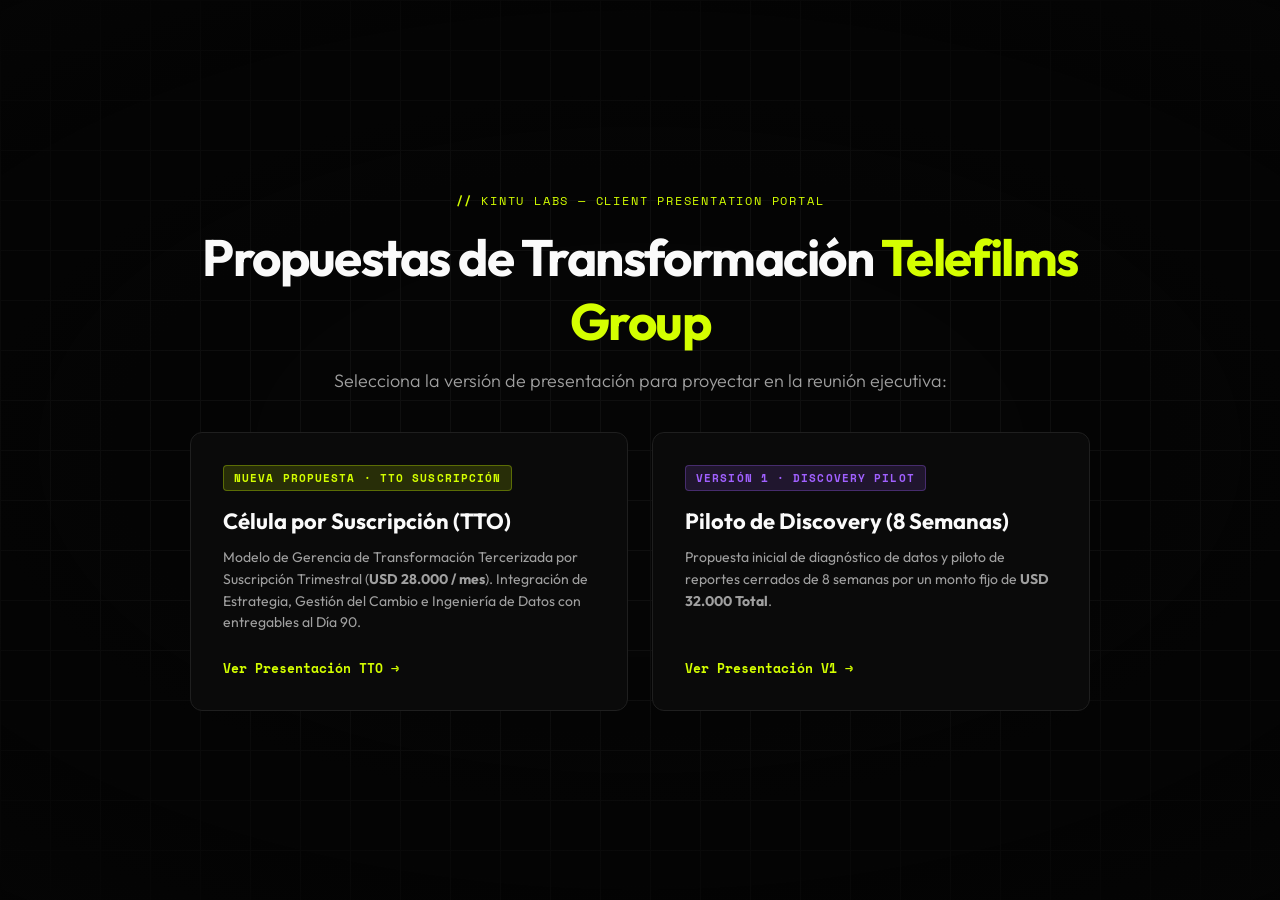
<file: telefilms-lorena/presentacion_lorena_v1.html>
<!DOCTYPE html>
<html lang="es">

<head>
  <meta charset="UTF-8">
  <meta name="viewport" content="width=device-width, initial-scale=1.0">
  <title>Kintu Labs — Telefilms Group · Portal de Presentaciones</title>
  <link rel="preconnect" href="https://fonts.googleapis.com">
  <link rel="preconnect" href="https://fonts.gstatic.com" crossorigin>
  <link
    href="https://fonts.googleapis.com/css2?family=Outfit:wght@300;400;500;600;700;800&family=Space+Mono:wght@400;700&display=swap"
    rel="stylesheet">
  <style>
    :root {
      --void: #050505;
      --void-elevated: #0A0A0A;
      --void-surface: #111111;
      --void-border: #1F1F1F;
      --optical: #FAFAFA;
      --optical-muted: #A0A0A0;
      --accent: #D4FF00;
      --accent-purple: #A060FF;
      --font-display: 'Outfit', sans-serif;
      --font-mono: 'Space Mono', monospace;
    }

    *,
    *::before,
    *::after {
      margin: 0;
      padding: 0;
      box-sizing: border-box;
    }

    body {
      width: 100vw;
      height: 100vh;
      background: var(--void);
      color: var(--optical);
      font-family: var(--font-display);
      display: flex;
      flex-direction: column;
      align-items: center;
      justify-content: center;
      padding: 40px;
      overflow: hidden;
    }

    .tech-grid {
      position: fixed;
      inset: 0;
      z-index: 0;
      pointer-events: none;
      background-image:
        linear-gradient(to right, #161616 1px, transparent 1px),
        linear-gradient(to bottom, #161616 1px, transparent 1px);
      background-size: 50px 50px;
      opacity: 0.65;
    }

    .tech-grid::after {
      content: '';
      position: absolute;
      inset: 0;
      background: radial-gradient(ellipse 85% 65% at 50% 50%, transparent 35%, var(--void) 100%);
    }

    .container {
      position: relative;
      z-index: 1;
      max-width: 900px;
      width: 100%;
      text-align: center;
    }

    .tag {
      font-family: var(--font-mono);
      font-size: 12px;
      letter-spacing: 0.15em;
      text-transform: uppercase;
      color: var(--accent);
      margin-bottom: 16px;
      display: inline-flex;
      align-items: center;
      gap: 8px;
    }

    .tag::before {
      content: '//';
      font-weight: 700;
      color: var(--accent);
    }

    h1 {
      font-size: clamp(32px, 4vw, 56px);
      font-weight: 700;
      letter-spacing: -0.03em;
      margin-bottom: 16px;
    }

    .em {
      color: var(--accent);
    }

    p.subtitle {
      font-size: 18px;
      color: var(--optical-muted);
      font-weight: 300;
      margin-bottom: 40px;
      max-width: 700px;
      margin-left: auto;
      margin-right: auto;
    }

    .grid {
      display: grid;
      grid-template-columns: repeat(2, 1fr);
      gap: 24px;
      text-align: left;
    }

    .card-link {
      background: var(--void-elevated);
      border: 1px solid var(--void-border);
      border-radius: 12px;
      padding: 32px;
      text-decoration: none;
      color: var(--optical);
      transition: all 0.3s cubic-bezier(0.22, 1, 0.36, 1);
      display: flex;
      flex-direction: column;
      justify-content: space-between;
      position: relative;
      overflow: hidden;
    }

    .card-link:hover {
      border-color: var(--accent);
      transform: translateY(-4px);
      background: linear-gradient(145deg, var(--void-elevated), rgba(212, 255, 0, 0.04));
    }

    .badge {
      font-family: var(--font-mono);
      font-size: 11px;
      font-weight: 700;
      letter-spacing: 0.1em;
      text-transform: uppercase;
      padding: 4px 10px;
      border-radius: 4px;
      display: inline-block;
      margin-bottom: 16px;
    }

    .badge-new {
      background: rgba(212, 255, 0, 0.15);
      color: var(--accent);
      border: 1px solid rgba(212, 255, 0, 0.3);
    }

    .badge-v1 {
      background: rgba(160, 96, 255, 0.15);
      color: var(--accent-purple);
      border: 1px solid rgba(160, 96, 255, 0.3);
    }

    .card-title {
      font-size: 22px;
      font-weight: 700;
      margin-bottom: 12px;
    }

    .card-desc {
      font-size: 14px;
      color: var(--optical-muted);
      line-height: 1.55;
      margin-bottom: 24px;
    }

    .card-cta {
      font-family: var(--font-mono);
      font-size: 13px;
      font-weight: 700;
      color: var(--accent);
      display: flex;
      align-items: center;
      gap: 8px;
    }
  </style>
</head>

<body>

  <div class="tech-grid"></div>

  <div class="container">
    <div class="tag">Kintu Labs — Client Presentation Portal</div>
    <h1>Propuestas de Transformación <span class="em">Telefilms Group</span></h1>
    <p class="subtitle">Selecciona la versión de presentación para proyectar en la reunión ejecutiva:</p>

    <div class="grid">
      <!-- OPCIÓN NUEVA: TTO -->
      <a href="presentacion_tto.html" class="card-link">
        <div>
          <span class="badge badge-new">NUEVA PROPUESTA · TTO SUSCRIPCIÓN</span>
          <div class="card-title">Célula por Suscripción (TTO)</div>
          <div class="card-body card-desc">
            Modelo de Gerencia de Transformación Tercerizada por Suscripción Trimestral (<strong>USD 28.000 /
              mes</strong>). Integración de Estrategia, Gestión del Cambio e Ingeniería de Datos con entregables al Día
            90.
          </div>
        </div>
        <div class="card-cta">Ver Presentación TTO →</div>
      </a>

      <!-- OPCIÓN ANTERIOR: V1 -->
      <a href="presentacion_lorena_v1.html" class="card-link">
        <div>
          <span class="badge badge-v1">VERSIÓN 1 · DISCOVERY PILOT</span>
          <div class="card-title">Piloto de Discovery (8 Semanas)</div>
          <div class="card-body card-desc">
            Propuesta inicial de diagnóstico de datos y piloto de reportes cerrados de 8 semanas por un monto fijo de
            <strong>USD 32.000 Total</strong>.
          </div>
        </div>
        <div class="card-cta">Ver Presentación V1 →</div>
      </a>
    </div>
  </div>

</body>

</html>
</file>
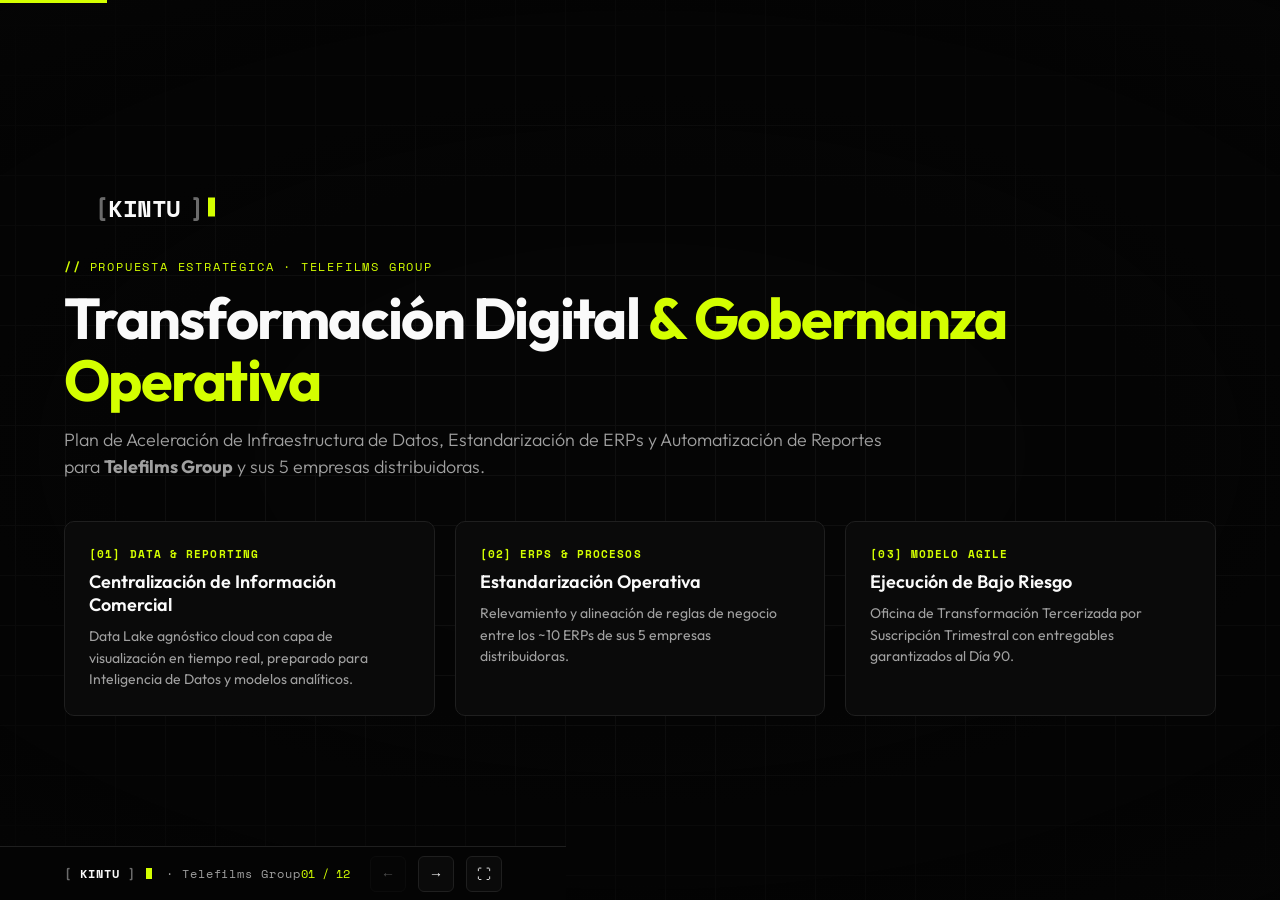
<file: telefilms-lorena/presentacion_tto.html>
<!DOCTYPE html>
<html lang="es">
<head>
<meta charset="UTF-8">
<meta name="viewport" content="width=device-width, initial-scale=1.0">
<title>Kintu Labs — Telefilms Group · Propuesta de Transformación Digital (TTO)</title>
<link rel="preconnect" href="https://fonts.googleapis.com">
<link rel="preconnect" href="https://fonts.gstatic.com" crossorigin>
<link href="https://fonts.googleapis.com/css2?family=Outfit:wght@300;400;500;600;700;800&family=Space+Mono:wght@400;700&display=swap" rel="stylesheet">
<style>
/* ═══════════════════════════════════════════════════
   DESIGN SYSTEM — KINTU LABORATORY (VOID & OPTICAL)
   ═══════════════════════════════════════════════════ */

:root {
  --void: #050505;
  --void-elevated: #0A0A0A;
  --void-surface: #111111;
  --void-border: #1F1F1F;
  --optical: #FAFAFA;
  --optical-muted: #A0A0A0;
  --optical-dim: #6B6B6B;
  --grid-line: #161616;
  --grid-line-bright: #252525;
  
  --accent: #D4FF00; /* Neon Lime */
  --accent-dim: rgba(212, 255, 0, 0.12);
  --accent-glow: rgba(212, 255, 0, 0.06);

  --accent-blue: #4A90E2;
  --accent-blue-dim: rgba(74, 144, 226, 0.12);
  --accent-emerald: #00E676;
  --accent-emerald-dim: rgba(0, 230, 118, 0.12);
  --accent-purple: #A060FF;
  --accent-purple-dim: rgba(160, 96, 255, 0.12);

  --font-display: 'Outfit', -apple-system, BlinkMacSystemFont, sans-serif;
  --font-mono: 'Space Mono', monospace;

  --slide-padding: clamp(24px, 5vw, 72px);
  --slide-padding-y: clamp(24px, 4vh, 56px);
}

*, *::before, *::after {
  margin: 0;
  padding: 0;
  box-sizing: border-box;
}

::selection {
  background: var(--accent);
  color: var(--void);
}

html, body {
  width: 100%;
  height: 100%;
  overflow: hidden;
  background: var(--void);
  color: var(--optical);
  font-family: var(--font-display);
  -webkit-font-smoothing: antialiased;
}

/* ═══════════════════════════════════════════════════
   DECK & SLIDE ENGINE
   ═══════════════════════════════════════════════════ */

.deck {
  width: 100%;
  height: 100%;
  position: relative;
  z-index: 1;
}

.slide {
  position: absolute;
  inset: 0;
  display: flex;
  flex-direction: column;
  justify-content: center;
  padding: var(--slide-padding-y) var(--slide-padding);
  opacity: 0;
  pointer-events: none;
  transition: opacity 0.45s cubic-bezier(0.22, 1, 0.36, 1);
  overflow-y: auto;
  overflow-x: hidden;
  -webkit-overflow-scrolling: touch;
}

.slide.active {
  opacity: 1;
  pointer-events: all;
}

.slide.active .reveal {
  animation: revealUp 0.55s cubic-bezier(0.22, 1, 0.36, 1) both;
}

@keyframes revealUp {
  from {
    opacity: 0;
    transform: translateY(20px);
  }
  to {
    opacity: 1;
    transform: translateY(0);
  }
}

.reveal { opacity: 0; }
.reveal:nth-child(1) { animation-delay: 0.06s; }
.reveal:nth-child(2) { animation-delay: 0.12s; }
.reveal:nth-child(3) { animation-delay: 0.18s; }
.reveal:nth-child(4) { animation-delay: 0.24s; }
.reveal:nth-child(5) { animation-delay: 0.30s; }
.reveal:nth-child(6) { animation-delay: 0.36s; }
.reveal:nth-child(7) { animation-delay: 0.42s; }

/* ═══════════════════════════════════════════════════
   BACKGROUND GRID
   ═══════════════════════════════════════════════════ */

.tech-grid {
  position: fixed;
  inset: 0;
  z-index: 0;
  pointer-events: none;
  background-image:
    linear-gradient(to right, var(--grid-line) 1px, transparent 1px),
    linear-gradient(to bottom, var(--grid-line) 1px, transparent 1px);
  background-size: 50px 50px;
  background-position: center center;
  opacity: 0.65;
}

.tech-grid::after {
  content: '';
  position: absolute;
  inset: 0;
  background: radial-gradient(ellipse 85% 65% at 50% 50%, transparent 35%, var(--void) 100%);
}

/* ═══════════════════════════════════════════════════
   TYPOGRAPHY & TAGS
   ═══════════════════════════════════════════════════ */

.tag {
  font-family: var(--font-mono);
  font-size: clamp(10px, 1vw, 12px);
  letter-spacing: 0.15em;
  text-transform: uppercase;
  color: var(--accent);
  margin-bottom: 12px;
  display: flex;
  align-items: center;
  gap: 8px;
}

.tag::before {
  content: '//';
  font-weight: 700;
  color: var(--accent);
}

h1 {
  font-size: clamp(28px, 4.5vw, 64px);
  font-weight: 700;
  line-height: 1.08;
  letter-spacing: -0.03em;
  color: var(--optical);
  margin-bottom: 16px;
}

h2 {
  font-size: clamp(22px, 3vw, 42px);
  font-weight: 700;
  line-height: 1.12;
  letter-spacing: -0.025em;
  color: var(--optical);
  margin-bottom: 14px;
}

h1 .em, h2 .em, h3 .em {
  color: var(--accent);
}

.subtitle {
  font-size: clamp(14px, 1.4vw, 20px);
  color: var(--optical-muted);
  font-weight: 300;
  line-height: 1.5;
  max-width: 840px;
  margin-bottom: 24px;
}

/* ═══════════════════════════════════════════════════
   CARDS & GRIDS
   ═══════════════════════════════════════════════════ */

.grid-2 {
  display: grid;
  grid-template-columns: repeat(2, 1fr);
  gap: 20px;
  margin-top: 16px;
}

.grid-3 {
  display: grid;
  grid-template-columns: repeat(3, 1fr);
  gap: 20px;
  margin-top: 16px;
}

.grid-4 {
  display: grid;
  grid-template-columns: repeat(4, 1fr);
  gap: 16px;
  margin-top: 16px;
}

.card {
  background: var(--void-elevated);
  border: 1px solid var(--void-border);
  border-radius: 10px;
  padding: 24px;
  position: relative;
  overflow: hidden;
  transition: border-color 0.3s ease, transform 0.3s ease;
}

.card:hover {
  border-color: var(--grid-line-bright);
  transform: translateY(-2px);
}

.card-accent {
  border-color: rgba(212, 255, 0, 0.3);
  background: linear-gradient(145deg, var(--void-elevated), rgba(212, 255, 0, 0.03));
}

.card-header-badge {
  font-family: var(--font-mono);
  font-size: 11px;
  font-weight: 700;
  letter-spacing: 0.1em;
  color: var(--accent);
  margin-bottom: 8px;
  text-transform: uppercase;
}

.card-title {
  font-size: 18px;
  font-weight: 600;
  color: var(--optical);
  margin-bottom: 10px;
  display: flex;
  align-items: center;
  gap: 8px;
}

.card-body {
  font-size: 14px;
  color: var(--optical-muted);
  line-height: 1.55;
}

/* ═══════════════════════════════════════════════════
   TRIAD & TEAM BADGES
   ═══════════════════════════════════════════════════ */

.triad-badge {
  display: inline-flex;
  align-items: center;
  padding: 4px 10px;
  border-radius: 4px;
  font-family: var(--font-mono);
  font-size: 11px;
  font-weight: 700;
  letter-spacing: 0.08em;
  text-transform: uppercase;
  margin-bottom: 12px;
}

.badge-cerebro { background: var(--accent-purple-dim); color: #C490FF; border: 1px solid rgba(160, 96, 255, 0.3); }
.badge-alma { background: var(--accent-emerald-dim); color: #00E676; border: 1px solid rgba(0, 230, 118, 0.3); }
.badge-musculo { background: var(--accent-blue-dim); color: #64B5F6; border: 1px solid rgba(74, 144, 226, 0.3); }

/* ═══════════════════════════════════════════════════
   ROADMAP & TIMELINE STYLES
   ═══════════════════════════════════════════════════ */

.timeline {
  display: grid;
  grid-template-columns: repeat(3, 1fr);
  gap: 16px;
  margin-top: 20px;
}

.step-card {
  background: var(--void-surface);
  border: 1px solid var(--void-border);
  border-radius: 8px;
  padding: 20px;
  position: relative;
}

.step-num {
  font-family: var(--font-mono);
  font-size: 11px;
  color: var(--accent);
  margin-bottom: 8px;
  font-weight: 700;
  letter-spacing: 0.08em;
}

.step-title {
  font-size: 16px;
  font-weight: 600;
  color: var(--optical);
  margin-bottom: 8px;
}

.step-list {
  list-style: none;
  font-size: 13px;
  color: var(--optical-muted);
  line-height: 1.5;
}

.step-list li {
  margin-bottom: 6px;
  position: relative;
  padding-left: 14px;
}

.step-list li::before {
  content: '—';
  position: absolute;
  left: 0;
  color: var(--accent);
}

.gate-banner {
  background: linear-gradient(90deg, rgba(212,255,0,0.08) 0%, rgba(212,255,0,0.02) 100%);
  border: 1px dashed var(--accent);
  border-radius: 8px;
  padding: 16px 20px;
  margin-top: 16px;
  display: flex;
  align-items: center;
  justify-content: space-between;
}

.gate-title {
  font-size: 13px;
  font-weight: 700;
  color: var(--accent);
  font-family: var(--font-mono);
  letter-spacing: 0.08em;
}

.gate-desc {
  font-size: 13px;
  color: var(--optical-muted);
  line-height: 1.4;
}

/* ═══════════════════════════════════════════════════
   NAVIGATION BAR & BRANDING
   ═══════════════════════════════════════════════════ */

.nav-bar {
  position: fixed;
  bottom: 0;
  inset-x: 0;
  height: 54px;
  z-index: 100;
  background: rgba(5, 5, 5, 0.88);
  backdrop-filter: blur(14px);
  -webkit-backdrop-filter: blur(14px);
  border-top: 1px solid var(--void-border);
  display: flex;
  align-items: center;
  justify-content: space-between;
  padding: 0 var(--slide-padding);
}

.nav-brand {
  font-family: var(--font-mono);
  font-size: 12px;
  letter-spacing: 0.08em;
  color: var(--optical-muted);
  display: flex;
  align-items: center;
  gap: 8px;
}

.brand-cursor {
  display: inline-block;
  width: 6px;
  height: 11px;
  background: var(--accent);
  margin-left: 2px;
  animation: blink 1.2s infinite;
}

@keyframes blink {
  0%, 100% { opacity: 1; }
  50% { opacity: 0.2; }
}

.nav-controls {
  display: flex;
  align-items: center;
  gap: 12px;
}

.nav-progress {
  font-family: var(--font-mono);
  font-size: 12px;
  color: var(--accent);
  margin-right: 8px;
}

.nav-btn {
  background: var(--void-elevated);
  border: 1px solid var(--void-border);
  color: var(--optical);
  width: 36px;
  height: 36px;
  border-radius: 6px;
  cursor: pointer;
  display: flex;
  align-items: center;
  justify-content: center;
  font-size: 14px;
  transition: all 0.2s ease;
}

.nav-btn:hover:not(:disabled) {
  background: var(--accent);
  color: var(--void);
  border-color: var(--accent);
}

.nav-btn:disabled {
  opacity: 0.3;
  cursor: not-allowed;
}

.progress-bar-top {
  position: fixed;
  top: 0;
  left: 0;
  height: 3px;
  background: var(--accent);
  width: 0%;
  z-index: 101;
  transition: width 0.3s ease;
}

/* ═══════════════════════════════════════════════════
   RESPONSIVE DESIGN (MOBILE & TABLET OPTIMIZATION)
   ═══════════════════════════════════════════════════ */

@media (max-width: 992px) {
  :root {
    --slide-padding: clamp(16px, 4vw, 36px);
    --slide-padding-y: clamp(20px, 3vh, 40px);
  }

  .grid-4 { grid-template-columns: repeat(2, 1fr); gap: 14px; }
  .grid-3 { grid-template-columns: repeat(2, 1fr); gap: 14px; }
  .grid-2 { grid-template-columns: repeat(2, 1fr); gap: 14px; }
  .timeline { grid-template-columns: repeat(2, 1fr); gap: 14px; }
}

@media (max-width: 640px) {
  :root {
    --slide-padding: 16px;
    --slide-padding-y: 20px;
  }

  .slide {
    padding-bottom: 84px; /* Otorga espacio para que la barra de navegación no solape las cards */
    justify-content: flex-start; /* Permite scroll vertical fluido si el contenido sobrepasa la pantalla */
    padding-top: 24px;
  }

  h1 { font-size: clamp(24px, 6.5vw, 34px); margin-bottom: 12px; }
  h2 { font-size: clamp(20px, 5.5vw, 26px); margin-bottom: 10px; }
  .subtitle { font-size: 14px; line-height: 1.45; margin-bottom: 16px; }

  .grid-4, .grid-3, .grid-2, .timeline {
    grid-template-columns: 1fr;
    gap: 12px;
    margin-top: 12px;
  }

  .card {
    padding: 16px;
    border-radius: 8px;
  }

  .card-title { font-size: 16px; }
  .card-body { font-size: 13px; line-height: 1.5; }

  .gate-banner {
    flex-direction: column;
    align-items: flex-start;
    gap: 8px;
    padding: 14px;
  }

  .nav-bar {
    height: 56px;
    padding: 0 16px;
  }

  .nav-brand {
    font-size: 11px;
  }

  .nav-btn {
    width: 38px;
    height: 38px;
    font-size: 16px;
  }
}
</style>
</head>
<body>

<div class="progress-bar-top" id="progressBar"></div>
<div class="tech-grid"></div>

<div class="deck">

  <!-- ═══════════════════════════════════════════════════
       SLIDE 1: PORTADA EJECUTIVA CON LOGO KINTU OFICIAL
       ═══════════════════════════════════════════════════ -->
  <div class="slide active">
    <div class="reveal" style="margin-bottom: 20px;">
      <svg width="220" height="50" viewBox="0 0 350 100" fill="none" xmlns="http://www.w3.org/2000/svg">
        <g transform="translate(15, 65)" font-family="'Space Mono', monospace" font-weight="bold">
          <text fill="#6B6B6B" font-size="48" letter-spacing="-2">[</text>
          <text fill="#FAFAFA" font-size="48" x="28" letter-spacing="-1">KINTU</text>
          <text fill="#6B6B6B" font-size="48" x="192" letter-spacing="-2">]</text>
          <rect x="228" y="-38" width="14" height="38" fill="#D4FF00" />
        </g>
      </svg>
    </div>

    <div class="tag reveal">PROPUESTA ESTRATÉGICA · TELEFILMS GROUP</div>
    <h1 class="reveal">Transformación Digital <span class="em">& Gobernanza Operativa</span></h1>
    <p class="subtitle reveal">
      Plan de Aceleración de Infraestructura de Datos, Estandarización de ERPs y Automatización de Reportes para <strong>Telefilms Group</strong> y sus 5 empresas distribuidoras.
    </p>

    <div class="grid-3 reveal">
      <div class="card">
        <div class="card-header-badge">[01] DATA & REPORTING</div>
        <div class="card-title">Centralización de Información Comercial</div>
        <div class="card-body">Data Lake agnóstico cloud con capa de visualización en tiempo real, preparado para Inteligencia de Datos y modelos analíticos.</div>
      </div>
      <div class="card">
        <div class="card-header-badge">[02] ERPs & PROCESOS</div>
        <div class="card-title">Estandarización Operativa</div>
        <div class="card-body">Relevamiento y alineación de reglas de negocio entre los ~10 ERPs de sus 5 empresas distribuidoras.</div>
      </div>
      <div class="card">
        <div class="card-header-badge">[03] MODELO AGILE</div>
        <div class="card-title">Ejecución de Bajo Riesgo</div>
        <div class="card-body">Oficina de Transformación Tercerizada por Suscripción Trimestral con entregables garantizados al Día 90.</div>
      </div>
    </div>
  </div>

  <!-- ═══════════════════════════════════════════════════
       SLIDE 2: DIAGNÓSTICO OPERATIVO & PAIN POINTS
       ═══════════════════════════════════════════════════ -->
  <div class="slide">
    <div class="tag reveal">DIAGNÓSTICO OPERATIVO · TELEFILMS GROUP</div>
    <h2 class="reveal">El Desafío Operativo: <span class="em">Crecimiento vs. Fragmentación</span></h2>
    <p class="subtitle reveal">
      Telefilms domina la industria del entretenimiento en la región, pero la gestión de información opera bajo islas heterogéneas de software y procesos manuales.
    </p>

    <div class="grid-2 reveal">
      <div class="card">
        <div class="card-header-badge">[01] FRICCIÓN EN DATOS & GESTIÓN FINANCIERA</div>
        <div class="card-title">Sistemas Desconectados & Reportes Manuales</div>
        <div class="card-body">
          <ul style="list-style: none; line-height: 1.8;">
            <li>— <strong>Fragmentación de Software:</strong> ~10 ERPs desconectados (SAP B1, Oppen, Softland, Memory, Panda, Sage).</li>
            <li>— <strong>Trabajo Manual Repetitivo:</strong> Horas semanales invertidas por equipos regionales consolidando datos en hojas de cálculo.</li>
            <li>— <strong>Atomización de Información Comercial Multicanal:</strong> Dificultad para consolidar en tiempo real el ciclo completo de la película (P&A, taquilla, TVOD/SVOD y plazos de cobro regional).</li>
            <li>— <strong>Liquidación a Productores:</strong> Cálculos complejos de regalías por contrato que toman demasiado tiempo por falta de reglas unificadas.</li>
          </ul>
        </div>
      </div>

      <div class="card">
        <div class="card-header-badge">[02] FRICCIÓN CULTURAL & GOBERNANZA</div>
        <div class="card-title">Estandarización & Adopción de Equipos</div>
        <div class="card-body">
          <ul style="list-style: none; line-height: 1.8;">
            <li>— <strong>Hábitos Legacy:</strong> Equipos apoyados en planillas de cálculo paralelas por desconfianza en los reportes actuales.</li>
            <li>— <strong>Disparidad Operativa:</strong> Reglas de negocio dispares entre las 5 empresas distribuidoras.</li>
            <li>— <strong>Prevención de Riesgo Tecnológico:</strong> Necesidad de validar la arquitectura y los prototipos visuales antes de comprometer inversiones masivas en desarrollo.</li>
          </ul>
        </div>
      </div>
    </div>
  </div>

  <!-- ═══════════════════════════════════════════════════
       SLIDE 3: QUIÉNES SOMOS (CON LOGO OFICIAL KINTU)
       ═══════════════════════════════════════════════════ -->
  <div class="slide">
    <div style="display: flex; align-items: center; justify-content: space-between; margin-bottom: 8px;">
      <div class="tag reveal">EL PARTNER ESTRATÉGICO · KINTU LABS</div>
      <div class="reveal">
        <svg width="150" height="35" viewBox="0 0 350 100" fill="none" xmlns="http://www.w3.org/2000/svg">
          <g transform="translate(15, 65)" font-family="'Space Mono', monospace" font-weight="bold">
            <text fill="#6B6B6B" font-size="44" letter-spacing="-2">[</text>
            <text fill="#FAFAFA" font-size="44" x="28" letter-spacing="-1">KINTU</text>
            <text fill="#6B6B6B" font-size="44" x="192" letter-spacing="-2">]</text>
            <rect x="228" y="-35" width="14" height="35" fill="#D4FF00" />
          </g>
        </svg>
      </div>
    </div>

    <h2 class="reveal">Más que Proveedores de Software: <span class="em">Socios en Infraestructura</span></h2>
    <p class="subtitle reveal">
      En Kintu transformamos la manera en que las organizaciones regionales complejas toman decisiones, integrando visión estratégica de negocio, cultura y tecnología.
    </p>

    <div class="grid-3 reveal">
      <div class="card card-accent">
        <div class="card-header-badge">Enfoque de Negocio</div>
        <div class="card-title">Visión Co-Founder</div>
        <div class="card-body">
          Nos involucramos directamente en la rentabilidad y la eficiencia operativa de Telefilms. No vendemos horas de programación; garantizamos impacto tangible.
        </div>
      </div>

      <div class="card card-accent">
        <div class="card-header-badge">New Way of Work</div>
        <div class="card-title">Gobernanza & Cambio</div>
        <div class="card-body">
          Resolvemos el nudo donde fracasan el 70% de las iniciativas corporativas: en la resistencia cultural del equipo operativo y la falta de estandarización.
        </div>
      </div>

      <div class="card card-accent">
        <div class="card-header-badge">Compromiso de Autonomía</div>
        <div class="card-title">Retiro por Impacto</div>
        <div class="card-body">
          Instalamos la arquitectura y capacitamos a sus equipos para que operen con total autonomía. Nos retiramos cuando el retorno de inversión es medible.
        </div>
      </div>
    </div>
  </div>

  <!-- ═══════════════════════════════════════════════════
       SLIDE 4: EL PRODUCTO SOLUCIÓN (KINTU TTO)
       ═══════════════════════════════════════════════════ -->
  <div class="slide">
    <div class="tag reveal">EL VEHÍCULO DE EJECUCIÓN · PRODUCTO KINTU TTO</div>
    <h2 class="reveal">Transformation Task Force <span class="em">as a Service</span></h2>
    <p class="subtitle reveal">
      El vehículo comercial: una Célula de Transformación por Suscripción Trimestral que asume el 100% de la dirección y ejecución del proyecto sin sobrecargar su estructura.
    </p>

    <div class="grid-3 reveal">
      <div class="card">
        <div class="card-header-badge">Estructura Adaptativa</div>
        <div class="card-title">Equipo Dinámico (Squad)</div>
        <div class="card-body">
          Modulamos internamente la asignación de especialistas en ingeniería de datos, procesos, arquitectura y UX según el estadio del proyecto.
        </div>
      </div>

      <div class="card">
        <div class="card-header-badge">Valor Inmediato</div>
        <div class="card-title">Intervención "In-Flight" Directa</div>
        <div class="card-body">
          Optimización inmediata en directo de procesos y plantillas en las filiales durante el relevamiento, sin esperar a la finalización del software.
        </div>
      </div>

      <div class="card">
        <div class="card-header-badge">Bajo Riesgo</div>
        <div class="card-title">Decision Gate al Día 90</div>
        <div class="card-body">
          Sin compromisos a 18 meses a ciegas. Al finalizar el primer trimestre, Telefilms cuenta con los planos y prototipos completos para decidir el siguiente paso.
        </div>
      </div>
    </div>
  </div>

  <!-- ═══════════════════════════════════════════════════
       SLIDE 5: LA ARQUITECTURA DE LAS 3 CAPAS (CONCEPTUAL)
       ═══════════════════════════════════════════════════ -->
  <div class="slide">
    <div class="tag reveal">ARQUITECTURA DE VALOR · CEREBRO + ALMA + MÚSCULO</div>
    <h2 class="reveal">La Tríada Kintu: <span class="em">Estrategia, Adopción e Ingeniería</span></h2>
    <p class="subtitle reveal">
      La mayoría de los proyectos tecnológicos fracasan por aislar la tecnología de la estrategia y de las personas. Nuestra arquitectura resuelve las 3 dimensiones en simultáneo.
    </p>

    <div class="grid-3 reveal">
      <div class="card">
        <span class="triad-badge badge-cerebro">Capa Cerebro</span>
        <div class="card-title">Estrategia & Procesos</div>
        <div class="card-body">
          Dirección estratégica de arquitectura empresarial, evaluación del ecosistema de ERPs y estandarización regional de reglas de negocio para asegurar que cada desarrollo responda directamente a objetivos de rentabilidad.
        </div>
      </div>

      <div class="card">
        <span class="triad-badge badge-alma">Capa Alma</span>
        <div class="card-title">Adopción & Cambio Cultural</div>
        <div class="card-body">
          Facilitación con líderes regionales, gestión del cambio organizacional y alineación del trabajo operativo hacia una Única Fuente de Verdad, acompañando la transición hacia sistemas unificados.
        </div>
      </div>

      <div class="card">
        <span class="triad-badge badge-musculo">Capa Músculo</span>
        <div class="card-title">Ingeniería & Software</div>
        <div class="card-body">
          Construcción de pipelines de datos, integración técnica entre sistemas, prototipado interactivo de experiencia de usuario (UX) e implementación de productos digitales escalables y seguros.
        </div>
      </div>
    </div>
  </div>

  <!-- ═══════════════════════════════════════════════════
       SLIDE 6: GOBERNANZA & VALOR DE NEGOCIO
       ═══════════════════════════════════════════════════ -->
  <div class="slide">
    <div class="tag reveal">METODOLOGÍA OPERATIVA · GOBERNANZA POR RESULTADOS</div>
    <h2 class="reveal">Sprints de Enfoque <span class="em">& Resultados Cuantificables</span></h2>
    <p class="subtitle reveal">
      Alineamos la ejecución técnica con las prioridades reales del negocio, estableciendo metas claras y medibles junto a los líderes de Telefilms.
    </p>

    <div class="grid-2 reveal">
      <div class="card">
        <div class="card-header-badge">[01] ALINEACIÓN CONTINUA</div>
        <div class="card-title">Sprints de Enfoque con Stakeholders</div>
        <div class="card-body">
          El Director de Transformación Digital de Kintu facilita sesiones periódicas de alineación junto a los <strong>Stakeholders del proyecto</strong>. 
          En ellas co-definimos el rumbo de cada ciclo. Si una prioridad exige virar la atención de tecnología a procesos, el Sprint pivota dinámicamente sin trámites ni fricción contractual.
        </div>
      </div>

      <div class="card">
        <div class="card-header-badge">[02] VALOR DE NEGOCIO</div>
        <div class="card-title">Co-Definición de KPIs, Hipótesis & ROI</div>
        <div class="card-body">
          Antes de iniciar cada desarrollo, acordamos en conjunto los <strong>KPIs a impactar, las hipótesis de cambio operativo y el retorno esperado</strong>. 
          Evaluamos los resultados según la automatización de la ingesta de ventas regionales, la velocidad de liquidación y la confiabilidad de los reportes, garantizando valor real en cada entrega.
        </div>
      </div>
    </div>
  </div>

  <!-- ═══════════════════════════════════════════════════
       SLIDE 7: DIFERENCIACIÓN COMPETITIVA
       ═══════════════════════════════════════════════════ -->
  <div class="slide">
    <div class="tag reveal">POSICIONAMIENTO ÚNICO · POR QUÉ KINTU</div>
    <h2 class="reveal">Un Enfoque Diseñado <span class="em">para Desbloquear Complejidad</span></h2>
    <p class="subtitle reveal">
      Superamos las limitaciones de las consultoras tradicionales (que entregan diagnósticos en PDF sin código) y de las Software Factories (que programan a ciegas sin entender el negocio).
    </p>

    <div class="grid-3 reveal">
      <div class="card">
        <div class="card-header-badge">[01] ENTREGABLES ACTIVOS</div>
        <div class="card-title">Código & Prototipos Navegables</div>
        <div class="card-body">
          No nos limitamos a diagnósticos teóricos. Entregamos prototipos navegables interactivos que permiten a la dirección visualizar la solución funcional antes de desarrollar, junto a la arquitectura de datos y el código fuente.
        </div>
      </div>

      <div class="card">
        <div class="card-header-badge">[02] ADOPCIÓN OPERATIVA</div>
        <div class="card-title">Tecnología Alineada a Procesos</div>
        <div class="card-body">
          No construimos software sobre procesos desordenados. Intervenimos en la cultura operacional y la estandarización de reglas de negocio para asegurar que el sistema se adopte naturalmente.
        </div>
      </div>

      <div class="card">
        <div class="card-header-badge">[03] AGILIDAD SIN FRICCIÓN</div>
        <div class="card-title">Gestión Evolutiva de Alcance</div>
        <div class="card-body">
          Los cambios de prioridad no representan frenos contractuales ni adicionales costosos. Se gestionan de forma continua dentro del backlog trimestral de la suscripción.
        </div>
      </div>
    </div>
  </div>

  <!-- ═══════════════════════════════════════════════════
       SLIDE 8: ROADMAP DE TRANSFORMACIÓN
       ═══════════════════════════════════════════════════ -->
  <div class="slide">
    <div class="tag reveal">ROADMAP DE TRANSFORMACIÓN · TRIMESTRE 1 & FASE 2</div>
    <h2 class="reveal">Roadmap de Ejecución <span class="em">& Entregables al Día 90</span></h2>

    <div class="timeline reveal">
      <div class="step-card">
        <div class="step-num">MES 1 & 2 • TRACK DATA & REPORTING</div>
        <div class="step-title">Blueprint & Prototipado</div>
        <p style="font-size: 11px; color: var(--accent); margin-bottom: 10px; font-family: var(--font-mono);">Discovery Metodológico: 50 Entrevistas</p>
        <ul class="step-list">
          <li>Blueprint de Data Lake agnóstico Cloud (TO-BE).</li>
          <li>Backlog de Reportes Priorizados.</li>
          <li>Prototipos Navegables del Consolidador en Tiempo Real según perfil.</li>
          <li>Indicadores de Éxito del Proyecto (KPIs & ROI).</li>
          <li>Evaluación Financiera de infraestructura y Tokens IA.</li>
        </ul>
      </div>

      <div class="step-card">
        <div class="step-num">MES 3 • TRACK ERPs & PROCESOS</div>
        <div class="step-title">Inicio de Assessment & Diagnóstico</div>
        <p style="font-size: 11px; color: var(--accent); margin-bottom: 10px; font-family: var(--font-mono);">Lanzamiento de relevamiento regional (20 entrevistas)</p>
        <ul class="step-list">
          <li>Inicio del Assessment del ecosistema de ERPs (SAP B1, Oppen, Softland, Memory).</li>
          <li>Intervención "In-Flight" en directo sobre planillas y flujos simples.</li>
          <li>Mapeo de procesos y Backlog inicial de mejoras.</li>
          <li>Dimensionamiento previo para definir la profundidad del Roadmap en Fase 2.</li>
        </ul>
      </div>

      <div class="step-card">
        <div class="step-num">FASE 2 (MESES 4 A 12 - TENTATIVO)</div>
        <div class="step-title">Construcción & Assessment ERP Continuo</div>
        <p style="font-size: 11px; color: var(--accent); margin-bottom: 10px; font-family: var(--font-mono);">Ejecución iterativa por suscripción TTO</p>
        <ul class="step-list">
          <li><strong>Trimestre 2:</strong> Data Lake Regional & Centralización de Reporting Comercial en Prod + Continuidad Assessment ERP.</li>
          <li><strong>Trimestre 3:</strong> Bot IA Conversacional + Re-ingeniería profunda de procesos ERPs.</li>
          <li><strong>Trimestre 4:</strong> Estandarización total, Medición ROI & Handover.</li>
        </ul>
      </div>
    </div>

    <div class="gate-banner reveal">
      <div>
        <div class="gate-title">PUERTA DE DECISIÓN AL DÍA 90 (DECISION GATE)</div>
        <div class="gate-desc">Al día 90, con el Blueprint, los Prototipos Navegables y el dimensionamiento inicial del ERP en mano, Telefilms decide: Opción A (Continuar suscripción TTO para construir iterativamente y profundizar ERPs) u Opción B (Cotizar construcción a Precio Cerrado sobre el Blueprint).</div>
      </div>
    </div>
  </div>

  <!-- ═══════════════════════════════════════════════════
       SLIDE 9: EQUIPO ASIGNADO
       ═══════════════════════════════════════════════════ -->
  <div class="slide">
    <div class="tag reveal">RECURSOS HUMANOS · CÉLULA TTO</div>
    <h2 class="reveal">Estructura de la Célula <span class="em">de Transformación</span></h2>
    <p class="subtitle reveal">
      Un equipo multidisciplinario senior que cubre estrategia, gestión de producto, cambio organizacional e ingeniería de datos.
    </p>

    <div class="grid-3 reveal">
      <div class="card">
        <span class="triad-badge badge-cerebro">Capa Cerebro</span>
        <div class="card-title">Director de Transformación</div>
        <div class="card-body">
          <strong>Dirección Digital (30% PT)</strong><br>
          Dirección estratégica del proyecto, alineación con la junta directiva y gobernanza de innovación.
        </div>
      </div>

      <div class="card">
        <span class="triad-badge badge-cerebro">Capa Cerebro</span>
        <div class="card-title">Product Manager</div>
        <div class="card-body">
          <strong>Gestión de Producto (40% PT)</strong><br>
          Priorización del backlog, gestión de requerimientos, definición de Sprints y alineación continua con Stakeholders.
        </div>
      </div>

      <div class="card">
        <span class="triad-badge badge-alma">Capa Alma</span>
        <div class="card-title">Consultor de Procesos & Agile Coach</div>
        <div class="card-body">
          <strong>Procesos & Cambio (50% PT)</strong><br>
          Re-ingeniería de procesos ERPs, agilidad organizacional y liderazgo ejecutivo de la gestión del cambio cultural.
        </div>
      </div>
    </div>

    <div class="grid-2 reveal" style="margin-top: 16px;">
      <div class="card">
        <span class="triad-badge badge-musculo">Capa Músculo</span>
        <div class="card-title">Senior Data Engineer</div>
        <div class="card-body">
          <strong>Ingeniería de Datos (100% FT)</strong><br>
          Diseño del Blueprint de Data Lake agnóstico Cloud, conectores ERPs y pipelines ETL.
        </div>
      </div>

      <div class="card">
        <span class="triad-badge badge-musculo">Capa Músculo</span>
        <div class="card-title">Tech Lead & Designer</div>
        <div class="card-body">
          <strong>Arquitectura & UX/UI (50% PT)</strong><br>
          Arquitectura Cloud agnóstica (35% PT) y prototipado interactivo navegable (25% PT).
        </div>
      </div>
    </div>
  </div>

  <!-- ═══════════════════════════════════════════════════
       SLIDE 10: INVERSIÓN COMERCIAL & LOGO DESTACADO
       ═══════════════════════════════════════════════════ -->
  <div class="slide">
    <div style="display: flex; align-items: center; justify-content: space-between; margin-bottom: 8px;">
      <div class="tag reveal">CONDICIONES COMERCIALES · INVERSIÓN</div>
      <div class="reveal">
        <svg width="150" height="35" viewBox="0 0 350 100" fill="none" xmlns="http://www.w3.org/2000/svg">
          <g transform="translate(15, 65)" font-family="'Space Mono', monospace" font-weight="bold">
            <text fill="#6B6B6B" font-size="44" letter-spacing="-2">[</text>
            <text fill="#FAFAFA" font-size="44" x="28" letter-spacing="-1">KINTU</text>
            <text fill="#6B6B6B" font-size="44" x="192" letter-spacing="-2">]</text>
            <rect x="228" y="-35" width="14" height="35" fill="#D4FF00" />
          </g>
        </svg>
      </div>
    </div>

    <h2 class="reveal">Esquema de Inversión <span class="em">& Garantías Corporativas</span></h2>

    <div class="grid-2 reveal">
      <div class="card card-accent">
        <div class="card-header-badge">Suscripción Célula TTO</div>
        <div class="card-title" style="font-size: 24px; color: var(--accent);">USD 28.000 + IVA / mes</div>
        <div class="card-body" style="font-size: 15px; margin-top: 12px;">
          Contratación por Periodos Trimestrales.
          <br><br>
          <strong>Inversión Fase 1 Completa (Meses 1 a 3):</strong><br>
          <span style="font-size: 20px; font-weight: 700; color: var(--optical);">USD 84.000 + IVA Total</span>
        </div>
      </div>

      <div class="card">
        <div class="card-header-badge">Garantías del Servicio</div>
        <div class="card-body">
          <ul style="list-style: none; line-height: 1.7; font-size: 13px;">
            <li>— <strong>Propiedad Intelectual 100%:</strong> Todo código, arquitectura y prototipos navegables son propiedad exclusiva de Telefilms desde el día 1.</li>
            <li>— <strong>Soporte Productivo Incluido:</strong> Mantenimiento correctivo durante la vigencia de la suscripción.</li>
            <li>— <strong>Off-Ramp Flexible:</strong> Opción de migrar a un plan de <em>Soporte & Evolutivo Light (Bolsa Ondemand)</em> si se pausa la suscripción.</li>
            <li>— <strong>Cero Timesheets:</strong> Evaluación fundada en Demos Bisemanales y métricas de ROI.</li>
          </ul>
        </div>
      </div>
    </div>
  </div>

  <!-- ═══════════════════════════════════════════════════
       SLIDE 11: PRÓXIMOS PASOS
       ═══════════════════════════════════════════════════ -->
  <div class="slide">
    <div class="tag reveal">PLAN DE INICIO · SIGUIENTES PASOS</div>
    <h2 class="reveal">Plan de Arranque <span class="em">para el Inicio de Operaciones</span></h2>
    <p class="subtitle reveal">
      Un proceso ágil de 4 pasos para comenzar la transformación sin fricción.
    </p>

    <div class="grid-4 reveal">
      <div class="card">
        <div class="step-num">PASO 01</div>
        <div class="card-title">Alineación Directiva</div>
        <div class="card-body">Sesión metodológica final con la Dirección General de Telefilms.</div>
      </div>

      <div class="card">
        <div class="step-num">PASO 02</div>
        <div class="card-title">Acuerdo TTO</div>
        <div class="card-body">Firma del compromiso comercial para el Trimestre 1.</div>
      </div>

      <div class="card">
        <div class="step-num">PASO 03</div>
        <div class="card-title">Kick-Off Regional</div>
        <div class="card-body">Presentación de la Célula TTO a los líderes de las 5 empresas distribuidoras.</div>
      </div>

      <div class="card">
        <div class="step-num">PASO 04</div>
        <div class="card-title">Inicio del Discovery</div>
        <div class="card-body">Relevamiento técnico, mapa de datos y entrevistas operativas iniciales.</div>
      </div>
    </div>
  </div>

  <!-- ═══════════════════════════════════════════════════
       SLIDE 12: SLIDE DE CIERRE EJECUTIVO CON BRANDING KINTU
       ═══════════════════════════════════════════════════ -->
  <div class="slide">
    <div class="reveal" style="margin-bottom: 16px;">
      <svg width="220" height="50" viewBox="0 0 350 100" fill="none" xmlns="http://www.w3.org/2000/svg">
        <g transform="translate(15, 65)" font-family="'Space Mono', monospace" font-weight="bold">
          <text fill="#6B6B6B" font-size="48" letter-spacing="-2">[</text>
          <text fill="#FAFAFA" font-size="48" x="28" letter-spacing="-1">KINTU</text>
          <text fill="#6B6B6B" font-size="48" x="192" letter-spacing="-2">]</text>
          <rect x="228" y="-38" width="14" height="38" fill="#D4FF00" />
        </g>
      </svg>
    </div>

    <div class="tag reveal">ESTRATEGIA & INFRAESTRUCTURA DE DATOS</div>
    <h1 class="reveal">Transformemos la Operación <span class="em">de Telefilms Group</span></h1>
    <p class="subtitle reveal">
      Construyamos juntos la infraestructura de datos y procesos que sostendrá el liderazgo de Telefilms en la región durante los próximos años.
    </p>

    <div class="grid-2 reveal" style="margin-top: 20px;">
      <div class="card card-accent" style="padding: 28px;">
        <div class="card-header-badge">COMPROMISO DE VALOR</div>
        <div class="card-title" style="font-size: 20px;">Gobernanza Digital Sin Riesgo</div>
        <div class="card-body" style="font-size: 14px; margin-top: 10px; line-height: 1.6;">
          Días 90 con entregables tangibles, prototipos navegables y arquitectura funcional. Evaluamos resultados reales desde el primer Sprint.
        </div>
      </div>

      <div class="card" style="padding: 28px; display: flex; flex-direction: column; justify-content: center; border-color: rgba(212, 255, 0, 0.3);">
        <div class="card-header-badge" style="color: var(--accent);">DECISIÓN DE VALOR</div>
        <div class="card-title" style="font-size: 18px; line-height: 1.35; color: var(--optical);">
          Si este es el modelo de aceleración y bajo riesgo que Telefilms necesita para unificar sus datos y procesos, ¿qué punto necesitamos definir hoy para dar el primer paso?
        </div>
        <div class="card-body" style="font-size: 13px; margin-top: 12px; color: var(--optical-muted); line-height: 1.5;">
          Estamos listos para coordinar la alineación directiva y desplegar el Discovery regional de inmediato.
        </div>
      </div>
    </div>
  </div>

</div>

<div class="nav-bar">
  <span class="nav-brand">
    <span style="color: var(--optical-dim); font-weight: 700;">[</span>
    <span style="color: var(--optical); font-weight: 700;">KINTU</span>
    <span style="color: var(--optical-dim); font-weight: 700;">]</span>
    <span class="brand-cursor"></span>
    <span style="margin-left: 6px; color: var(--optical-muted);">· Telefilms Group</span>
  </span>
  <div class="nav-controls">
    <span class="nav-progress" id="navProgress">01 / 12</span>
    <button class="nav-btn" id="btnPrev" aria-label="Slide anterior" disabled>←</button>
    <button class="nav-btn" id="btnNext" aria-label="Siguiente slide">→</button>
    <button class="nav-btn" id="btnFs" aria-label="Pantalla completa">⛶</button>
  </div>
</div>

<script>
(function() {
  const slides = document.querySelectorAll('.slide');
  const total = slides.length;
  let current = 0;

  const progressBar = document.getElementById('progressBar');
  const navProgress = document.getElementById('navProgress');
  const btnPrev = document.getElementById('btnPrev');
  const btnNext = document.getElementById('btnNext');
  const btnFs = document.getElementById('btnFs');

  function pad(n) { return String(n).padStart(2, '0'); }

  function goTo(index) {
    if (index < 0 || index >= total) return;
    slides[current].classList.remove('active');
    slides[index].querySelectorAll('.reveal').forEach(el => {
      el.style.animation = 'none';
      el.offsetHeight;
      el.style.animation = '';
    });
    slides[index].classList.add('active');
    current = index;
    updateUI();
  }

  function updateUI() {
    navProgress.textContent = pad(current + 1) + ' / ' + pad(total);
    btnPrev.disabled = current === 0;
    btnNext.disabled = current === total - 1;
    progressBar.style.width = ((current + 1) / total * 100) + '%';
  }

  function next() { goTo(current + 1); }
  function prev() { goTo(current - 1); }

  document.addEventListener('keydown', function(e) {
    if (e.key === 'ArrowRight' || e.key === 'ArrowDown' || e.key === ' ') {
      e.preventDefault();
      next();
    }
    if (e.key === 'ArrowLeft' || e.key === 'ArrowUp') {
      e.preventDefault();
      prev();
    }
    if (e.key === 'Home') { e.preventDefault(); goTo(0); }
    if (e.key === 'End') { e.preventDefault(); goTo(total - 1); }
    if (e.key === 'f' || e.key === 'F') { toggleFullscreen(); }
  });

  btnPrev.addEventListener('click', prev);
  btnNext.addEventListener('click', next);

  let touchStartX = 0;
  document.addEventListener('touchstart', function(e) {
    touchStartX = e.changedTouches[0].screenX;
  }, { passive: true });
  document.addEventListener('touchend', function(e) {
    const diff = touchStartX - e.changedTouches[0].screenX;
    if (Math.abs(diff) > 50) {
      diff > 0 ? next() : prev();
    }
  }, { passive: true });

  function toggleFullscreen() {
    if (!document.fullscreenElement) {
      document.documentElement.requestFullscreen().catch(() => {});
    } else {
      document.exitFullscreen().catch(() => {});
    }
  }
  btnFs.addEventListener('click', toggleFullscreen);

  updateUI();
})();
</script>
</body>
</html>
</file>
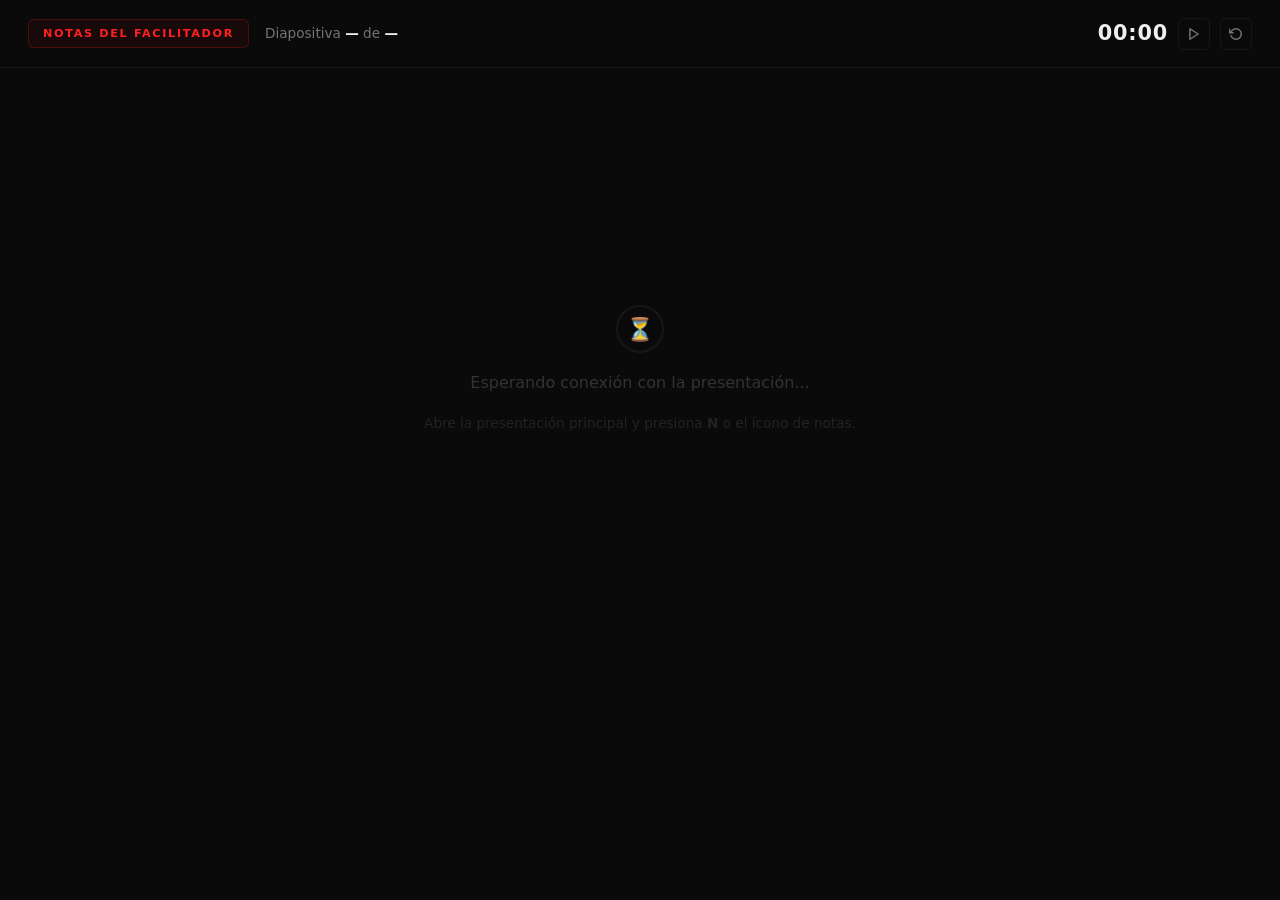
<file: Workshop-estimacion-andina/speaker-notes.html>
<!DOCTYPE html>
<html lang="es">
<head>
  <meta charset="UTF-8">
  <meta name="viewport" content="width=device-width, initial-scale=1.0">
  <title>Notas del Facilitador</title>
  <style>
    /* ═══════════════════════════════════════════
       SPEAKER NOTES — Matching dark aesthetic
       ═══════════════════════════════════════════ */

    :root {
      --bg-deep: #0a0a0a;
      --bg-surface: #111111;
      --bg-card: #161616;
      --accent: #ff1f1f;
      --accent-soft: rgba(255, 31, 31, 0.06);
      --accent-border: rgba(255, 31, 31, 0.22);
      --text-bright: #f0f0f0;
      --text-primary: #e0e0e0;
      --text-secondary: #747474;
      --text-muted: #333333;
      --border: rgba(255, 255, 255, 0.055);
      --font: 'Aptos', 'Aptos Display', 'Segoe UI', system-ui, -apple-system, sans-serif;
      --ease-out: cubic-bezier(0.16, 1, 0.3, 1);
    }

    *, *::before, *::after {
      margin: 0;
      padding: 0;
      box-sizing: border-box;
    }

    body {
      background: var(--bg-deep);
      color: var(--text-primary);
      font-family: var(--font);
      line-height: 1.7;
      -webkit-font-smoothing: antialiased;
      overflow-y: auto;
      min-height: 100vh;
    }

    ::selection {
      background: var(--accent);
      color: #fff;
    }


    /* --- Header --- */
    .header {
      position: sticky;
      top: 0;
      z-index: 10;
      background: var(--bg-deep);
      border-bottom: 1px solid var(--border);
      padding: 16px 28px;
      display: flex;
      align-items: center;
      justify-content: space-between;
      backdrop-filter: blur(12px);
    }

    .header__left {
      display: flex;
      align-items: center;
      gap: 16px;
    }

    .header__badge {
      display: inline-flex;
      align-items: center;
      justify-content: center;
      background: var(--accent-soft);
      border: 1px solid var(--accent-border);
      border-radius: 6px;
      padding: 4px 14px;
      font-size: 0.7rem;
      text-transform: uppercase;
      letter-spacing: 0.15em;
      color: var(--accent);
      font-weight: 600;
    }

    .header__slide-info {
      font-size: 0.85rem;
      color: var(--text-secondary);
      font-variant-numeric: tabular-nums;
    }

    .header__slide-info span {
      color: var(--text-bright);
      font-weight: 600;
    }

    .header__timer {
      display: flex;
      align-items: center;
      gap: 10px;
    }

    .timer__display {
      font-size: 1.3rem;
      font-weight: 600;
      color: var(--text-bright);
      font-variant-numeric: tabular-nums;
      letter-spacing: 0.04em;
      min-width: 80px;
      text-align: right;
    }

    .timer__btn {
      width: 32px;
      height: 32px;
      display: inline-flex;
      align-items: center;
      justify-content: center;
      background: transparent;
      border: 1px solid var(--border);
      border-radius: 6px;
      color: var(--text-secondary);
      cursor: pointer;
      font-size: 0.85rem;
      transition: all 200ms var(--ease-out);
      outline: none;
    }

    .timer__btn:hover {
      border-color: var(--accent);
      color: var(--accent);
      background: var(--accent-soft);
    }

    .timer__btn svg {
      width: 14px;
      height: 14px;
      stroke: currentColor;
      stroke-width: 2.5;
      fill: none;
      stroke-linecap: round;
      stroke-linejoin: round;
    }


    /* --- Main Content --- */
    .main {
      padding: 32px 28px 60px;
    }


    /* --- Current Slide Title --- */
    .current-title {
      font-size: 1.45rem;
      font-weight: 700;
      color: var(--text-bright);
      margin-bottom: 8px;
      line-height: 1.25;
      letter-spacing: -0.01em;
    }

    .current-title .accent {
      color: var(--accent);
    }


    /* --- Accent Line --- */
    .accent-line {
      width: 44px;
      height: 2px;
      background: var(--accent);
      margin-bottom: 28px;
      border-radius: 1px;
    }


    /* --- Notes Body --- */
    .notes-label {
      font-size: 0.65rem;
      text-transform: uppercase;
      letter-spacing: 0.18em;
      color: var(--accent);
      margin-bottom: 12px;
      font-weight: 500;
    }

    .notes-body {
      font-size: 1.05rem;
      line-height: 1.85;
      color: var(--text-primary);
      white-space: pre-wrap;
      word-wrap: break-word;
    }

    .notes-body:empty::before {
      content: 'Sin notas para esta diapositiva.';
      color: var(--text-muted);
      font-style: italic;
    }


    /* --- Next Slide Preview --- */
    .next-preview {
      margin-top: 40px;
      padding-top: 24px;
      border-top: 1px solid var(--border);
    }

    .next-preview__label {
      font-size: 0.65rem;
      text-transform: uppercase;
      letter-spacing: 0.18em;
      color: var(--text-muted);
      margin-bottom: 8px;
      font-weight: 500;
    }

    .next-preview__title {
      font-size: 1rem;
      color: var(--text-secondary);
      font-weight: 500;
    }

    .next-preview__title:empty::before {
      content: '— Fin de la presentación —';
      color: var(--text-muted);
      font-style: italic;
    }


    /* --- Navigation Buttons --- */
    .nav-controls {
      display: flex;
      gap: 8px;
      margin-top: 32px;
    }

    .nav-btn {
      flex: 1;
      padding: 10px 16px;
      background: var(--bg-card);
      border: 1px solid var(--border);
      border-radius: 6px;
      color: var(--text-secondary);
      font-family: var(--font);
      font-size: 0.85rem;
      cursor: pointer;
      transition: all 200ms var(--ease-out);
      outline: none;
    }

    .nav-btn:hover {
      border-color: var(--accent-border);
      color: var(--text-bright);
      background: var(--bg-card);
    }

    .nav-btn:active {
      transform: scale(0.98);
    }


    /* --- Disconnected State --- */
    .disconnected {
      display: flex;
      flex-direction: column;
      align-items: center;
      justify-content: center;
      min-height: 60vh;
      text-align: center;
      gap: 16px;
    }

    .disconnected__icon {
      width: 48px;
      height: 48px;
      border-radius: 50%;
      border: 2px solid var(--border);
      display: flex;
      align-items: center;
      justify-content: center;
      color: var(--text-muted);
      font-size: 1.4rem;
      animation: pulse 2s ease-in-out infinite;
    }

    .disconnected__text {
      font-size: 1rem;
      color: var(--text-muted);
    }

    .disconnected__sub {
      font-size: 0.85rem;
      color: var(--text-muted);
      opacity: 0.6;
    }

    @keyframes pulse {
      0%, 100% { opacity: 1; }
      50% { opacity: 0.4; }
    }
  </style>
</head>
<body>

  <!-- Header -->
  <header class="header">
    <div class="header__left">
      <span class="header__badge">Notas del Facilitador</span>
      <span class="header__slide-info" id="slideInfo">
        Diapositiva <span id="slideNum">—</span> de <span id="slideTotal">—</span>
      </span>
    </div>
    <div class="header__timer">
      <span class="timer__display" id="timerDisplay">00:00</span>
      <button class="timer__btn" id="timerToggle" title="Iniciar/Pausar">
        <svg id="timerIcon" viewBox="0 0 24 24">
          <polygon points="5 3 19 12 5 21 5 3"></polygon>
        </svg>
      </button>
      <button class="timer__btn" id="timerReset" title="Reiniciar">
        <svg viewBox="0 0 24 24">
          <polyline points="1 4 1 10 7 10"></polyline>
          <path d="M3.51 15a9 9 0 1 0 2.13-9.36L1 10"></path>
        </svg>
      </button>
    </div>
  </header>

  <!-- Waiting State -->
  <div class="main" id="mainContent">
    <div class="disconnected" id="waitingState">
      <div class="disconnected__icon">⏳</div>
      <p class="disconnected__text">Esperando conexión con la presentación...</p>
      <p class="disconnected__sub">Abre la presentación principal y presiona <strong>N</strong> o el ícono de notas.</p>
    </div>

    <!-- Connected State (hidden initially) -->
    <div id="connectedState" style="display: none;">
      <h1 class="current-title" id="currentTitle"></h1>
      <div class="accent-line"></div>
      <span class="notes-label">Notas</span>
      <div class="notes-body" id="notesBody"></div>

      <div class="next-preview">
        <span class="next-preview__label">Siguiente diapositiva</span>
        <p class="next-preview__title" id="nextTitle"></p>
      </div>

      <div class="nav-controls">
        <button class="nav-btn" id="navPrev">← Anterior</button>
        <button class="nav-btn" id="navNext">Siguiente →</button>
      </div>
    </div>
  </div>

  <script>
    (function () {
      'use strict';

      // ─── BroadcastChannel ─────────────────────
      const channel = new BroadcastChannel('workshop-slides');

      // DOM refs
      const waitingState = document.getElementById('waitingState');
      const connectedState = document.getElementById('connectedState');
      const slideNum = document.getElementById('slideNum');
      const slideTotal = document.getElementById('slideTotal');
      const currentTitle = document.getElementById('currentTitle');
      const notesBody = document.getElementById('notesBody');
      const nextTitle = document.getElementById('nextTitle');
      const navPrev = document.getElementById('navPrev');
      const navNext = document.getElementById('navNext');

      // Timer refs
      const timerDisplay = document.getElementById('timerDisplay');
      const timerToggle = document.getElementById('timerToggle');
      const timerIcon = document.getElementById('timerIcon');
      const timerReset = document.getElementById('timerReset');

      let currentIndex = 0;
      let totalSlides = 17;

      // ─── Timer Logic ──────────────────────────
      let timerSeconds = 0;
      let timerInterval = null;
      let timerRunning = false;

      function formatTime(seconds) {
        const m = Math.floor(seconds / 60).toString().padStart(2, '0');
        const s = (seconds % 60).toString().padStart(2, '0');
        return m + ':' + s;
      }

      function updateTimerDisplay() {
        timerDisplay.textContent = formatTime(timerSeconds);
      }

      function startTimer() {
        if (timerRunning) return;
        timerRunning = true;
        timerIcon.innerHTML = '<line x1="6" y1="4" x2="6" y2="20"></line><line x1="18" y1="4" x2="18" y2="20"></line>';
        timerInterval = setInterval(() => {
          timerSeconds++;
          updateTimerDisplay();
        }, 1000);
      }

      function pauseTimer() {
        timerRunning = false;
        timerIcon.innerHTML = '<polygon points="5 3 19 12 5 21 5 3"></polygon>';
        clearInterval(timerInterval);
      }

      function resetTimer() {
        pauseTimer();
        timerSeconds = 0;
        updateTimerDisplay();
      }

      timerToggle.addEventListener('click', () => {
        if (timerRunning) pauseTimer();
        else startTimer();
      });

      timerReset.addEventListener('click', resetTimer);


      // ─── Channel Listener ─────────────────────
      channel.addEventListener('message', (e) => {
        if (e.data.type === 'slide-change') {
          showConnected();
          currentIndex = e.data.index;
          totalSlides = e.data.totalSlides;

          slideNum.textContent = e.data.slideNumber;
          slideTotal.textContent = totalSlides;
          currentTitle.textContent = e.data.title;
          notesBody.textContent = e.data.notes;
          nextTitle.textContent = e.data.nextTitle;

          // Auto-start timer on first slide change
          if (!timerRunning && timerSeconds === 0) {
            startTimer();
          }
        }
      });

      function showConnected() {
        waitingState.style.display = 'none';
        connectedState.style.display = 'block';
      }

      // ─── Navigation from Notes Window ─────────
      navPrev.addEventListener('click', () => {
        channel.postMessage({ type: 'navigate', index: currentIndex - 1 });
      });

      navNext.addEventListener('click', () => {
        channel.postMessage({ type: 'navigate', index: currentIndex + 1 });
      });

      // Keyboard nav in notes window too
      document.addEventListener('keydown', (e) => {
        switch (e.key) {
          case 'ArrowRight':
          case ' ':
            e.preventDefault();
            channel.postMessage({ type: 'navigate', index: currentIndex + 1 });
            break;
          case 'ArrowLeft':
            e.preventDefault();
            channel.postMessage({ type: 'navigate', index: currentIndex - 1 });
            break;
        }
      });

      // Request current state from main window
      channel.postMessage({ type: 'request-state' });

    })();
  </script>
</body>
</html>
</file>
<file: Workshop-estimacion-andina/styles.css>
/* =====================================================
   WORKSHOP PRESENTATION — DESIGN SYSTEM
   Aesthetic: Curated Club / Luxury Boutique Minimalism
   Colors: #ff1f1f (accent) · #747474 (text) · #0a0a0a (bg)
   Typography: Aptos
   ===================================================== */

/* --- Custom Properties --- */
:root {
  --bg-deep: #0a0a0a;
  --bg-surface: #101010;
  --bg-card: #151515;
  --bg-card-hover: #1b1b1b;

  --accent: #ff1f1f;
  --accent-glow: rgba(255, 31, 31, 0.10);
  --accent-soft: rgba(255, 31, 31, 0.05);
  --accent-border: rgba(255, 31, 31, 0.22);

  --text-bright: #f0f0f0;
  --text-primary: #e0e0e0;
  --text-secondary: #747474;
  --text-muted: #333333;

  --border: rgba(255, 255, 255, 0.055);
  --border-hover: rgba(255, 255, 255, 0.10);

  --font: 'Aptos', 'Aptos Display', 'Segoe UI', system-ui, -apple-system, sans-serif;

  --ease-out: cubic-bezier(0.16, 1, 0.3, 1);
  --ease-smooth: cubic-bezier(0.45, 0, 0.15, 1);

  --z-grain: 9999;
  --z-controls: 100;
  --z-progress: 200;

  --slide-padding-x: clamp(60px, 8vw, 140px);
  --slide-padding-y: clamp(60px, 6vh, 100px);
}


/* --- Reset & Base --- */
*, *::before, *::after {
  margin: 0;
  padding: 0;
  box-sizing: border-box;
}

html {
  font-size: 16px;
  scroll-behavior: smooth;
}

body {
  width: 100vw;
  height: 100vh;
  overflow: hidden;
  background: var(--bg-deep);
  color: var(--text-primary);
  font-family: var(--font);
  line-height: 1.6;
  -webkit-font-smoothing: antialiased;
  -moz-osx-font-smoothing: grayscale;
  cursor: default;
}

::selection {
  background: var(--accent);
  color: #fff;
}

strong, b {
  color: var(--text-bright);
  font-weight: 600;
}

em, i {
  font-style: italic;
  color: var(--text-secondary);
}


/* --- Grain Overlay --- */
.grain {
  position: fixed;
  inset: 0;
  pointer-events: none;
  z-index: var(--z-grain);
}

.grain::before {
  content: '';
  position: absolute;
  inset: -100%;
  width: 300%;
  height: 300%;
  background-image: url("data:image/svg+xml,%3Csvg viewBox='0 0 512 512' xmlns='http://www.w3.org/2000/svg'%3E%3Cfilter id='n'%3E%3CfeTurbulence type='fractalNoise' baseFrequency='0.75' numOctaves='4' stitchTiles='stitch'/%3E%3C/filter%3E%3Crect width='100%25' height='100%25' filter='url(%23n)'/%3E%3C/svg%3E");
  opacity: 0.028;
  animation: grainShift 8s steps(10) infinite;
}

@keyframes grainShift {
  0%, 100% { transform: translate(0, 0); }
  10% { transform: translate(-2%, -3%); }
  20% { transform: translate(3%, 1%); }
  30% { transform: translate(-1%, 4%); }
  40% { transform: translate(4%, -2%); }
  50% { transform: translate(-3%, 2%); }
  60% { transform: translate(1%, -4%); }
  70% { transform: translate(-4%, 3%); }
  80% { transform: translate(2%, -1%); }
  90% { transform: translate(-2%, 4%); }
}


/* --- Progress Bar --- */
.progress {
  position: fixed;
  top: 0;
  left: 0;
  right: 0;
  height: 2px;
  background: var(--border);
  z-index: var(--z-progress);
}

.progress__fill {
  height: 100%;
  background: var(--accent);
  transition: width 600ms var(--ease-out);
  width: 0%;
  will-change: width;
}


/* --- Slides Container --- */
.presentation {
  position: relative;
  width: 100vw;
  height: 100vh;
}


/* --- Individual Slide --- */
.slide {
  position: absolute;
  inset: 0;
  display: flex;
  align-items: center;
  padding: var(--slide-padding-y) var(--slide-padding-x);
  padding-bottom: calc(var(--slide-padding-y) + 40px);
  opacity: 0;
  visibility: hidden;
  transition: opacity 500ms var(--ease-out), visibility 0s 500ms;
  overflow-y: auto;
  overflow-x: hidden;
}

.slide.active {
  opacity: 1;
  visibility: visible;
  transition: opacity 500ms var(--ease-out), visibility 0s;
}

.slide__inner {
  width: 100%;
  max-width: 1100px;
  position: relative;
  z-index: 2;
}


/* --- Slide Watermark --- */
.slide__watermark {
  position: absolute;
  bottom: -5vh;
  right: 2vw;
  font-size: clamp(10rem, 22vw, 28rem);
  font-weight: 800;
  color: var(--text-muted);
  opacity: 0.035;
  line-height: 0.85;
  pointer-events: none;
  user-select: none;
  z-index: 1;
  letter-spacing: -0.04em;
}


/* --- Slide Eyebrow --- */
.slide__eyebrow {
  display: inline-block;
  font-size: 0.7rem;
  text-transform: uppercase;
  letter-spacing: 0.22em;
  color: var(--accent);
  margin-bottom: 18px;
  opacity: 0;
  transform: translateY(8px);
  font-weight: 500;
}

.slide.active .slide__eyebrow {
  animation: revealUp 550ms var(--ease-out) forwards;
}


/* --- Slide Title --- */
.slide__title {
  font-size: clamp(1.8rem, 3.5vw, 3.2rem);
  font-weight: 700;
  color: var(--text-bright);
  line-height: 1.12;
  max-width: 850px;
  margin-bottom: 10px;
  opacity: 0;
  transform: translateY(12px);
  letter-spacing: -0.02em;
}

.slide.active .slide__title {
  animation: revealUp 600ms var(--ease-out) 80ms forwards;
}

.slide__title .highlight {
  color: var(--accent);
}


/* --- Accent Line --- */
.slide__accent-line {
  width: 0;
  height: 2px;
  background: var(--accent);
  margin-bottom: 36px;
  border-radius: 1px;
}

.slide.active .slide__accent-line {
  animation: lineGrow 700ms var(--ease-out) 220ms forwards;
}


/* --- Subtitle --- */
.slide__subtitle {
  font-size: 1.05rem;
  color: var(--text-secondary);
  margin-bottom: 32px;
  max-width: 700px;
  line-height: 1.7;
  opacity: 0;
  transform: translateY(8px);
}

.slide.active .slide__subtitle {
  animation: revealUp 500ms var(--ease-out) 280ms forwards;
}


/* --- Content / Bullet Points --- */
.slide__content {
  max-width: 950px;
}

.slide__point {
  display: flex;
  align-items: flex-start;
  gap: 18px;
  margin-bottom: 18px;
  opacity: 0;
  transform: translateY(10px);
}

.slide.active .slide__point { animation: revealUp 450ms var(--ease-out) forwards; }
.slide.active .slide__point:nth-child(1) { animation-delay: 320ms; }
.slide.active .slide__point:nth-child(2) { animation-delay: 420ms; }
.slide.active .slide__point:nth-child(3) { animation-delay: 520ms; }
.slide.active .slide__point:nth-child(4) { animation-delay: 620ms; }
.slide.active .slide__point:nth-child(5) { animation-delay: 720ms; }
.slide.active .slide__point:nth-child(6) { animation-delay: 820ms; }

.slide__marker {
  width: 5px;
  height: 5px;
  min-width: 5px;
  border-radius: 50%;
  background: var(--accent);
  margin-top: 10px;
  flex-shrink: 0;
}

.slide__point-text {
  font-size: 1.1rem;
  line-height: 1.7;
  color: var(--text-secondary);
}

.slide__point-text strong {
  color: var(--text-bright);
  font-weight: 600;
}


/* --- Three-Column Cards --- */
.slide__columns {
  display: grid;
  grid-template-columns: repeat(3, 1fr);
  gap: 20px;
  max-width: 1100px;
}

.slide__col-item {
  opacity: 0;
  transform: translateY(14px);
}

.slide.active .slide__col-item { animation: revealUp 500ms var(--ease-out) forwards; }
.slide.active .slide__col-item:nth-child(1) { animation-delay: 350ms; }
.slide.active .slide__col-item:nth-child(2) { animation-delay: 480ms; }
.slide.active .slide__col-item:nth-child(3) { animation-delay: 610ms; }

.slide__card {
  background: var(--bg-card);
  border: 1px solid var(--border);
  border-radius: 8px;
  padding: 30px 26px;
  height: 100%;
  transition: border-color 300ms var(--ease-out),
              background 300ms var(--ease-out),
              transform 300ms var(--ease-out);
}

.slide__card:hover {
  border-color: var(--accent-border);
  background: var(--bg-card-hover);
  transform: translateY(-2px);
}

.slide__card-label {
  font-size: 0.65rem;
  text-transform: uppercase;
  letter-spacing: 0.18em;
  color: var(--accent);
  margin-bottom: 14px;
  font-weight: 500;
}

.slide__card-title {
  font-size: 1.05rem;
  font-weight: 600;
  color: var(--text-bright);
  margin-bottom: 10px;
  line-height: 1.3;
}

.slide__card-text {
  font-size: 0.92rem;
  line-height: 1.65;
  color: var(--text-secondary);
}


/* --- Exercise Card --- */
.slide__exercise-card {
  background: var(--bg-card);
  border: 1px solid var(--border);
  border-left: 3px solid var(--accent);
  border-radius: 2px 8px 8px 2px;
  padding: 28px 32px;
  margin-top: 20px;
  max-width: 820px;
  opacity: 0;
  transform: translateY(10px);
}

.slide.active .slide__exercise-card {
  animation: revealUp 500ms var(--ease-out) 450ms forwards;
}

.slide__exercise-label {
  font-size: 0.65rem;
  text-transform: uppercase;
  letter-spacing: 0.18em;
  color: var(--accent);
  margin-bottom: 14px;
  font-weight: 500;
}

.slide__exercise-text {
  font-size: 1rem;
  line-height: 1.7;
  color: var(--text-secondary);
}

.slide__exercise-text strong {
  color: var(--text-bright);
}


/* --- Task List (Ordered) --- */
.slide__task-list {
  list-style: none;
  counter-reset: task;
  margin-top: 16px;
}

.slide__task-item {
  counter-increment: task;
  display: flex;
  align-items: flex-start;
  gap: 14px;
  padding: 10px 0;
  border-bottom: 1px solid var(--border);
  font-size: 0.98rem;
  color: var(--text-secondary);
  line-height: 1.6;
  opacity: 0;
  transform: translateY(6px);
}

.slide__task-item:last-child {
  border-bottom: none;
}

.slide.active .slide__task-item { animation: revealUp 400ms var(--ease-out) forwards; }
.slide.active .slide__task-item:nth-child(1) { animation-delay: 500ms; }
.slide.active .slide__task-item:nth-child(2) { animation-delay: 580ms; }
.slide.active .slide__task-item:nth-child(3) { animation-delay: 660ms; }
.slide.active .slide__task-item:nth-child(4) { animation-delay: 740ms; }
.slide.active .slide__task-item:nth-child(5) { animation-delay: 820ms; }

.slide__task-item::before {
  content: counter(task);
  display: flex;
  align-items: center;
  justify-content: center;
  min-width: 26px;
  height: 26px;
  border-radius: 50%;
  border: 1px solid var(--accent-border);
  color: var(--accent);
  font-size: 0.75rem;
  font-weight: 600;
  margin-top: 1px;
  flex-shrink: 0;
}


/* --- Prompt / Big Question --- */
.slide__prompt {
  font-size: clamp(1.4rem, 2.3vw, 2rem);
  font-weight: 600;
  color: var(--accent);
  margin: 28px 0 14px;
  max-width: 750px;
  line-height: 1.3;
  opacity: 0;
  transform: translateY(10px);
}

.slide.active .slide__prompt {
  animation: revealUp 600ms var(--ease-out) 350ms forwards;
}

.slide__prompt-sub {
  font-size: 0.95rem;
  color: var(--text-muted);
  font-style: italic;
  opacity: 0;
  transform: translateY(6px);
}

.slide.active .slide__prompt-sub {
  animation: revealUp 500ms var(--ease-out) 500ms forwards;
}


/* --- Data Example Block --- */
.slide__example {
  background: var(--bg-card);
  border: 1px solid var(--border);
  border-radius: 8px;
  padding: 24px 28px;
  margin-top: 24px;
  max-width: 560px;
  opacity: 0;
  transform: translateY(10px);
}

.slide.active .slide__example {
  animation: revealUp 500ms var(--ease-out) 550ms forwards;
}

.slide__example-title {
  font-size: 0.65rem;
  text-transform: uppercase;
  letter-spacing: 0.18em;
  color: var(--accent);
  margin-bottom: 16px;
  font-weight: 500;
}

.slide__example-row {
  display: flex;
  justify-content: space-between;
  align-items: center;
  padding: 9px 0;
  border-bottom: 1px solid var(--border);
  font-size: 0.95rem;
  color: var(--text-secondary);
}

.slide__example-row:last-child {
  border-bottom: none;
  padding-top: 12px;
}

.slide__example-row span:first-child {
  color: var(--text-primary);
}

.slide__example-row--result {
  color: var(--accent) !important;
  font-weight: 600;
}

.slide__example-row--result span {
  color: var(--accent) !important;
}


/* --- Fibonacci Scale Visual --- */
.fibonacci-visual {
  display: flex;
  align-items: flex-end;
  gap: clamp(10px, 1.8vw, 22px);
  margin: 32px 0;
  opacity: 0;
  transform: translateY(10px);
}

.slide.active .fibonacci-visual {
  animation: revealUp 600ms var(--ease-out) 380ms forwards;
}

.fibonacci-item {
  display: flex;
  flex-direction: column;
  align-items: center;
  gap: 10px;
}

.fibonacci-item__bar {
  width: clamp(30px, 3.5vw, 50px);
  background: linear-gradient(180deg, var(--accent), rgba(255, 31, 31, 0.15));
  border-radius: 4px 4px 0 0;
  transition: transform 300ms var(--ease-out);
}

.fibonacci-item:hover .fibonacci-item__bar {
  transform: scaleY(1.08);
}

.fibonacci-item__value {
  font-size: clamp(1.1rem, 1.8vw, 1.6rem);
  font-weight: 700;
  color: var(--accent);
  letter-spacing: -0.02em;
}


/* --- Hero Slide Variant --- */
.slide--hero {
  justify-content: center;
}

.slide--hero .slide__inner {
  display: flex;
  flex-direction: column;
  align-items: center;
  text-align: center;
}

.slide--hero .slide__title {
  font-size: clamp(2.2rem, 4.5vw, 3.8rem);
  max-width: 800px;
}

.slide--hero .slide__accent-line {
  margin-left: auto;
  margin-right: auto;
}

.slide--hero .slide__content {
  display: flex;
  flex-direction: column;
  align-items: flex-start;
  text-align: left;
}

.slide--hero .slide__point {
  justify-content: flex-start;
  text-align: left;
}

/* --- Reveal / Step Mechanism --- */
.reveal-item {
  opacity: 0;
  transform: translateY(12px);
  transition: opacity 600ms var(--ease-out), transform 600ms var(--ease-out);
  pointer-events: none;
}

.reveal-item.revealed {
  opacity: 1;
  transform: translateY(0);
  pointer-events: auto;
}


/* --- Rule Cards (Slide 14) --- */
.slide__rules {
  display: flex;
  flex-direction: column;
  gap: 16px;
  max-width: 820px;
}

.slide__rule {
  display: flex;
  align-items: flex-start;
  gap: 20px;
  background: var(--bg-card);
  border: 1px solid var(--border);
  border-radius: 8px;
  padding: 24px 28px;
  opacity: 0;
  transform: translateY(10px);
  transition: border-color 300ms var(--ease-out);
}

.slide__rule:hover {
  border-color: var(--accent-border);
}

.slide.active .slide__rule { animation: revealUp 500ms var(--ease-out) forwards; }
.slide.active .slide__rule:nth-child(1) { animation-delay: 350ms; }
.slide.active .slide__rule:nth-child(2) { animation-delay: 500ms; }
.slide.active .slide__rule:nth-child(3) { animation-delay: 650ms; }

.slide__rule-number {
  font-size: 1.8rem;
  font-weight: 800;
  color: var(--accent);
  line-height: 1;
  min-width: 36px;
  letter-spacing: -0.04em;
}

.slide__rule-text {
  font-size: 1rem;
  line-height: 1.65;
  color: var(--text-secondary);
}

.slide__rule-text strong {
  color: var(--text-bright);
}


/* --- Key Fact Highlight --- */
.slide__keyfact {
  display: inline-block;
  background: var(--accent-soft);
  border: 1px solid var(--accent-border);
  border-radius: 6px;
  padding: 10px 18px;
  font-size: 0.95rem;
  color: var(--accent);
  font-weight: 500;
  margin-bottom: 20px;
  opacity: 0;
  transform: translateY(6px);
}

.slide.active .slide__keyfact {
  animation: revealUp 500ms var(--ease-out) 300ms forwards;
}


/* =====================================================
   CONTROLS
   ===================================================== */

.controls {
  position: fixed;
  bottom: 0;
  left: 0;
  right: 0;
  display: flex;
  justify-content: space-between;
  align-items: center;
  padding: 18px 36px;
  z-index: var(--z-controls);
  pointer-events: none;
}

.controls > * {
  pointer-events: auto;
}

.controls__counter {
  font-size: 0.8rem;
  color: var(--text-muted);
  font-variant-numeric: tabular-nums;
  letter-spacing: 0.12em;
  user-select: none;
}

.controls__counter-current {
  color: var(--text-primary);
  font-weight: 600;
}

.controls__center {
  display: flex;
  align-items: center;
  gap: 6px;
}

.controls__toolbar {
  display: flex;
  align-items: center;
  gap: 6px;
}

.controls__btn {
  width: 38px;
  height: 38px;
  display: inline-flex;
  align-items: center;
  justify-content: center;
  background: transparent;
  border: 1px solid var(--border);
  border-radius: 6px;
  color: var(--text-secondary);
  cursor: pointer;
  font-size: 0.9rem;
  transition: all 220ms var(--ease-out);
  outline: none;
  -webkit-appearance: none;
}

.controls__btn:hover {
  border-color: var(--accent);
  color: var(--accent);
  background: var(--accent-soft);
}

.controls__btn:active {
  transform: scale(0.94);
}

.controls__btn--active {
  border-color: var(--accent);
  color: var(--accent);
  background: var(--accent-soft);
}

.controls__btn svg {
  width: 16px;
  height: 16px;
  stroke: currentColor;
  stroke-width: 2;
  fill: none;
  stroke-linecap: round;
  stroke-linejoin: round;
}

.controls__separator {
  width: 1px;
  height: 20px;
  background: var(--border);
  margin: 0 4px;
}


/* =====================================================
   KEYFRAMES
   ===================================================== */

@keyframes revealUp {
  from {
    opacity: 0;
    transform: translateY(14px);
  }
  to {
    opacity: 1;
    transform: translateY(0);
  }
}

@keyframes lineGrow {
  from { width: 0; }
  to { width: 56px; }
}

@keyframes fadeIn {
  from { opacity: 0; }
  to { opacity: 1; }
}

@keyframes pulse {
  0%, 100% { opacity: 1; }
  50% { opacity: 0.5; }
}


/* =====================================================
   RESPONSIVE
   ===================================================== */

@media (max-width: 1024px) {
  .slide__columns {
    grid-template-columns: 1fr;
    gap: 14px;
  }

  .slide__card {
    padding: 22px 20px;
  }

  .slide__watermark {
    font-size: clamp(8rem, 18vw, 14rem);
  }
}

@media (max-width: 768px) {
  :root {
    --slide-padding-x: 32px;
    --slide-padding-y: 48px;
  }

  .slide__title {
    font-size: clamp(1.5rem, 5vw, 2rem);
  }

  .slide--hero .slide__title {
    font-size: clamp(1.8rem, 6vw, 2.5rem);
  }

  .controls {
    padding: 14px 20px;
  }

  .fibonacci-visual {
    gap: 8px;
  }

  .slide__rules {
    gap: 12px;
  }

  .slide__rule {
    padding: 18px 20px;
  }
}


/* =====================================================
   PRINT (hidden controls)
   ===================================================== */

@media print {
  .grain, .progress, .controls {
    display: none !important;
  }

  .slide {
    position: relative !important;
    opacity: 1 !important;
    visibility: visible !important;
    page-break-after: always;
    height: auto;
    min-height: 100vh;
  }
}
</file>
